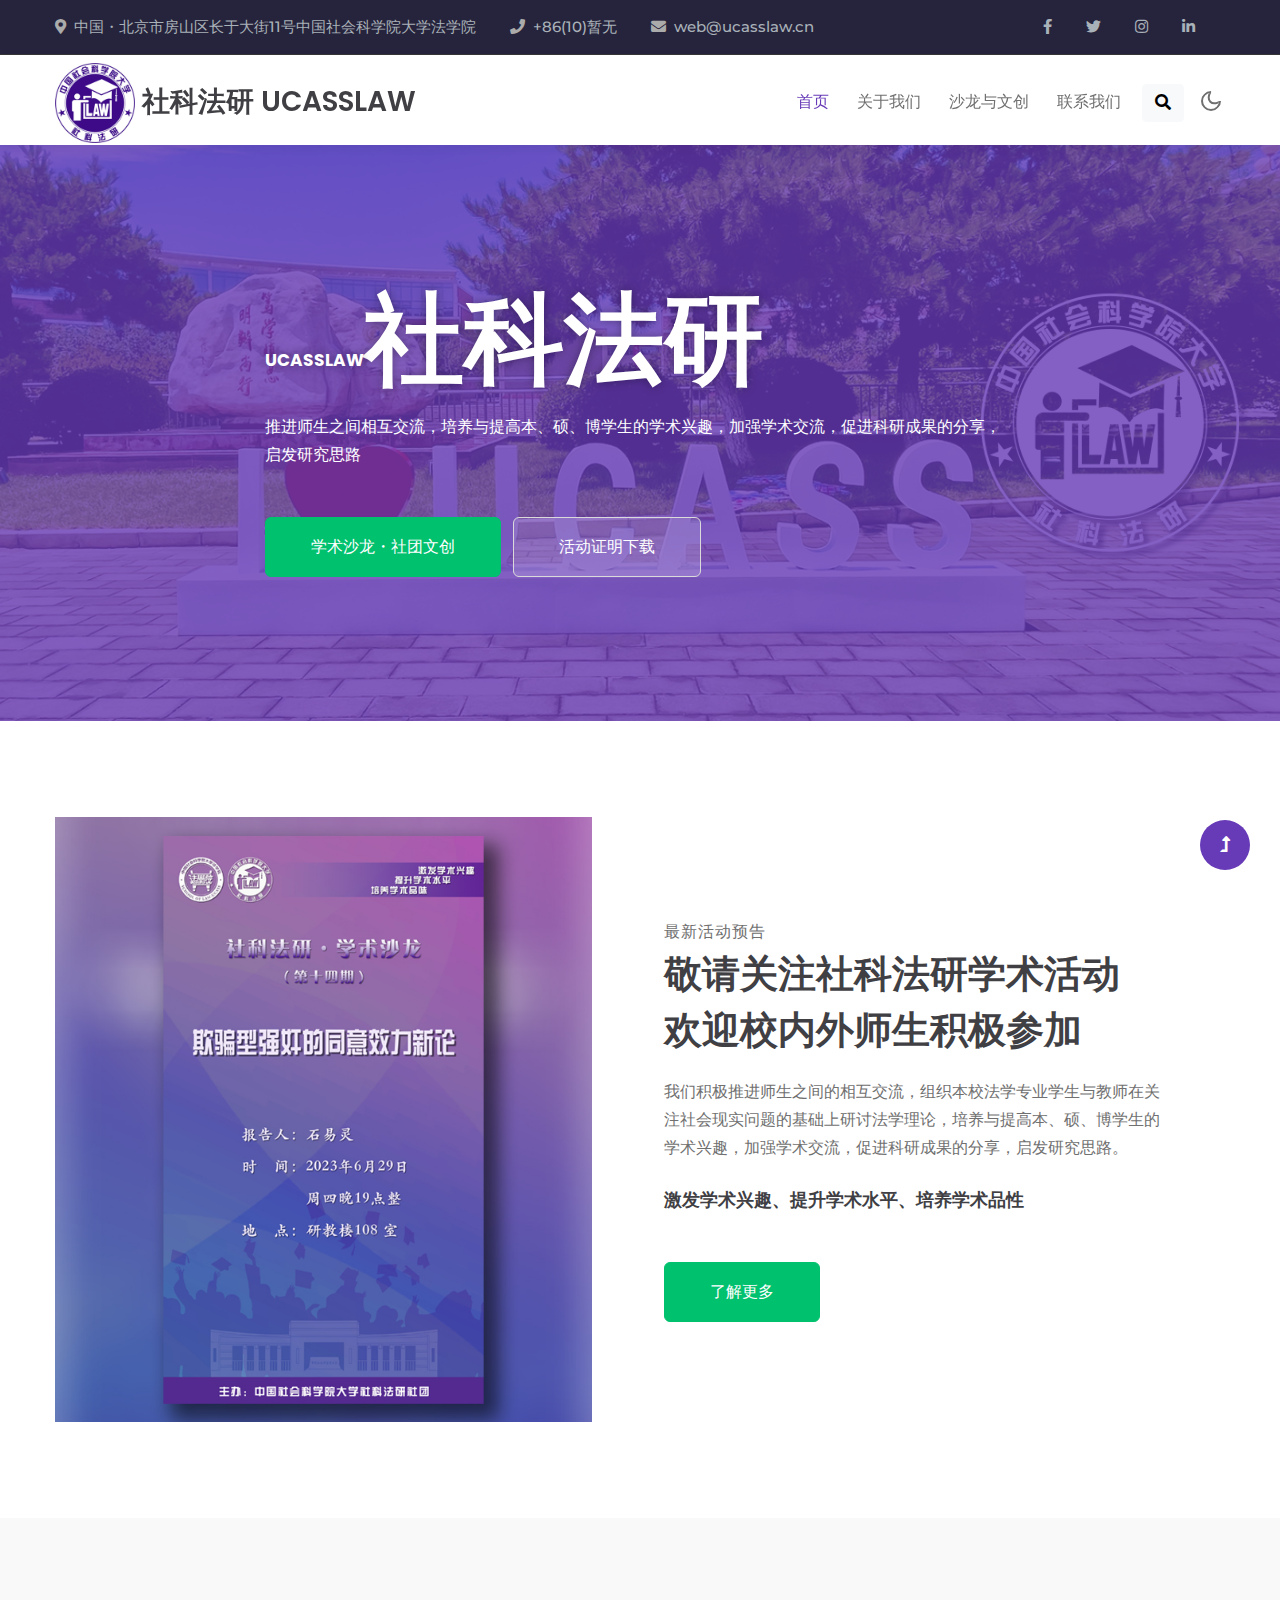
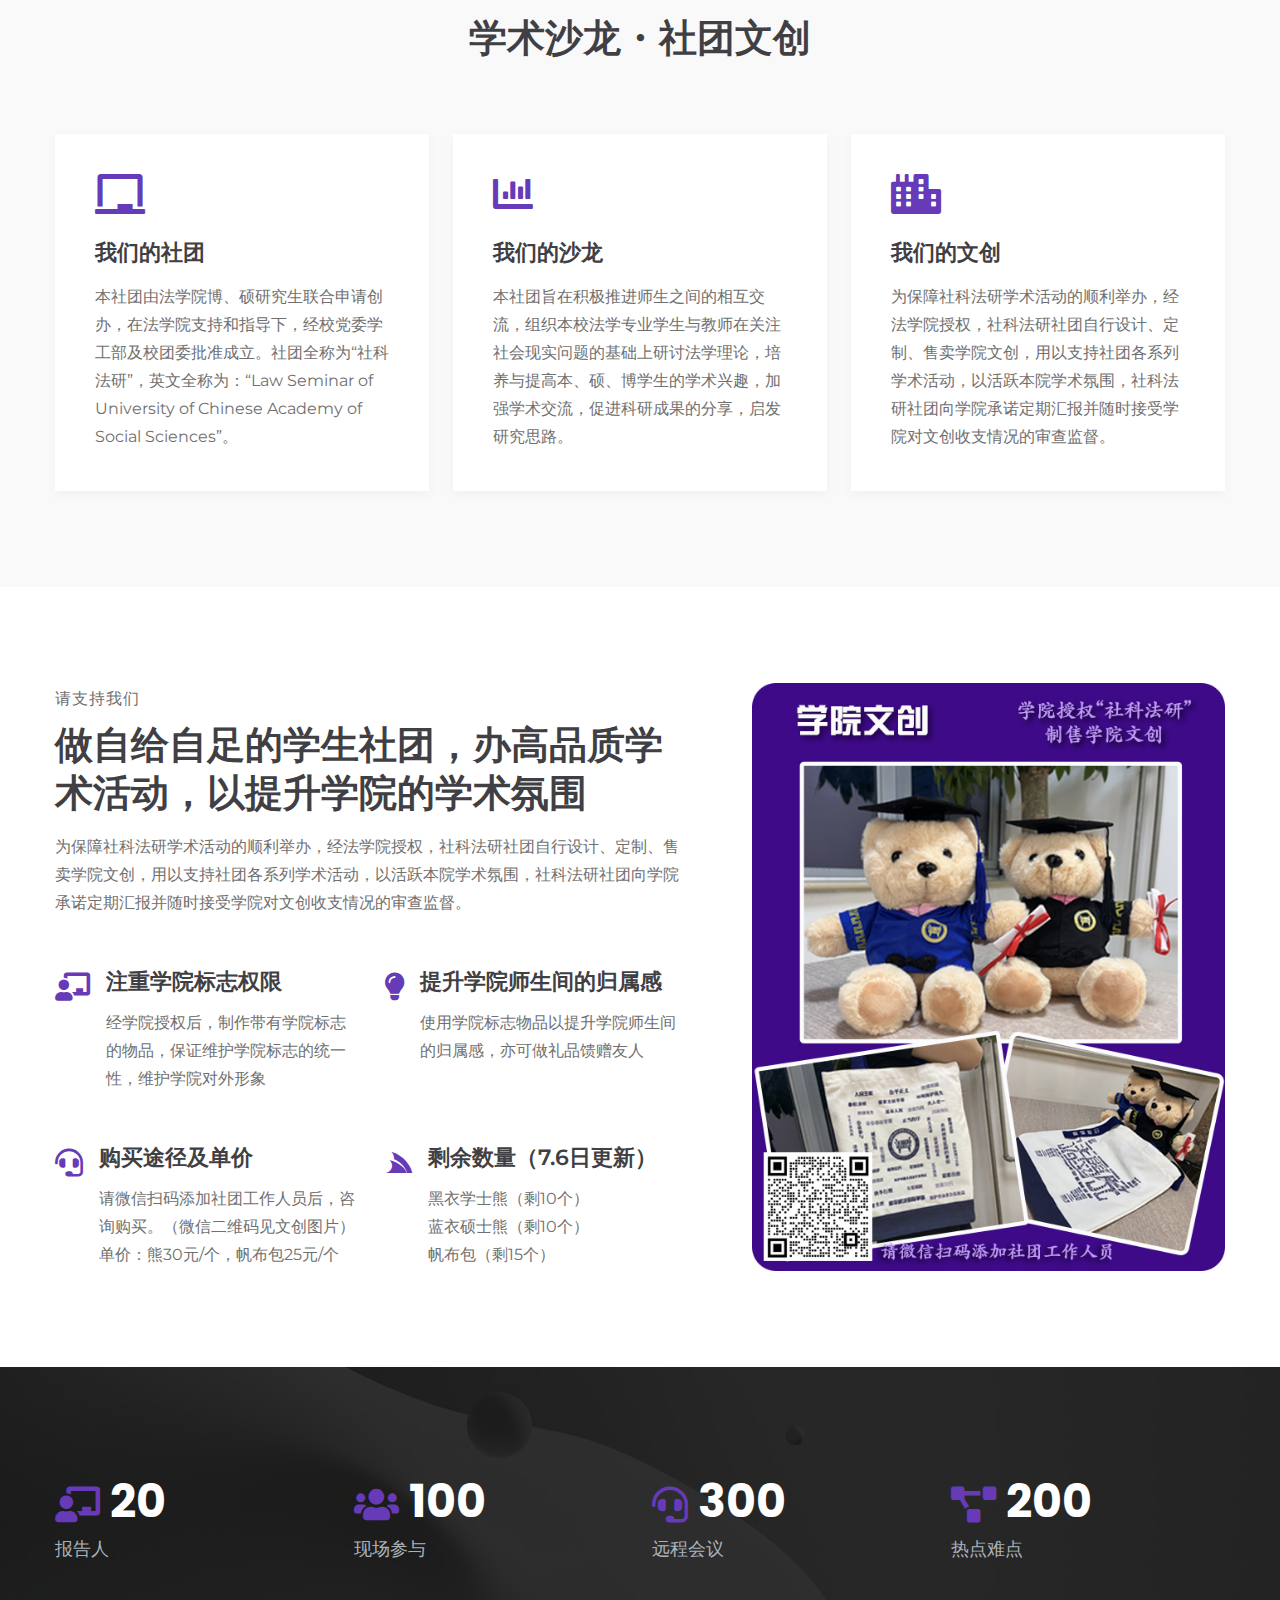
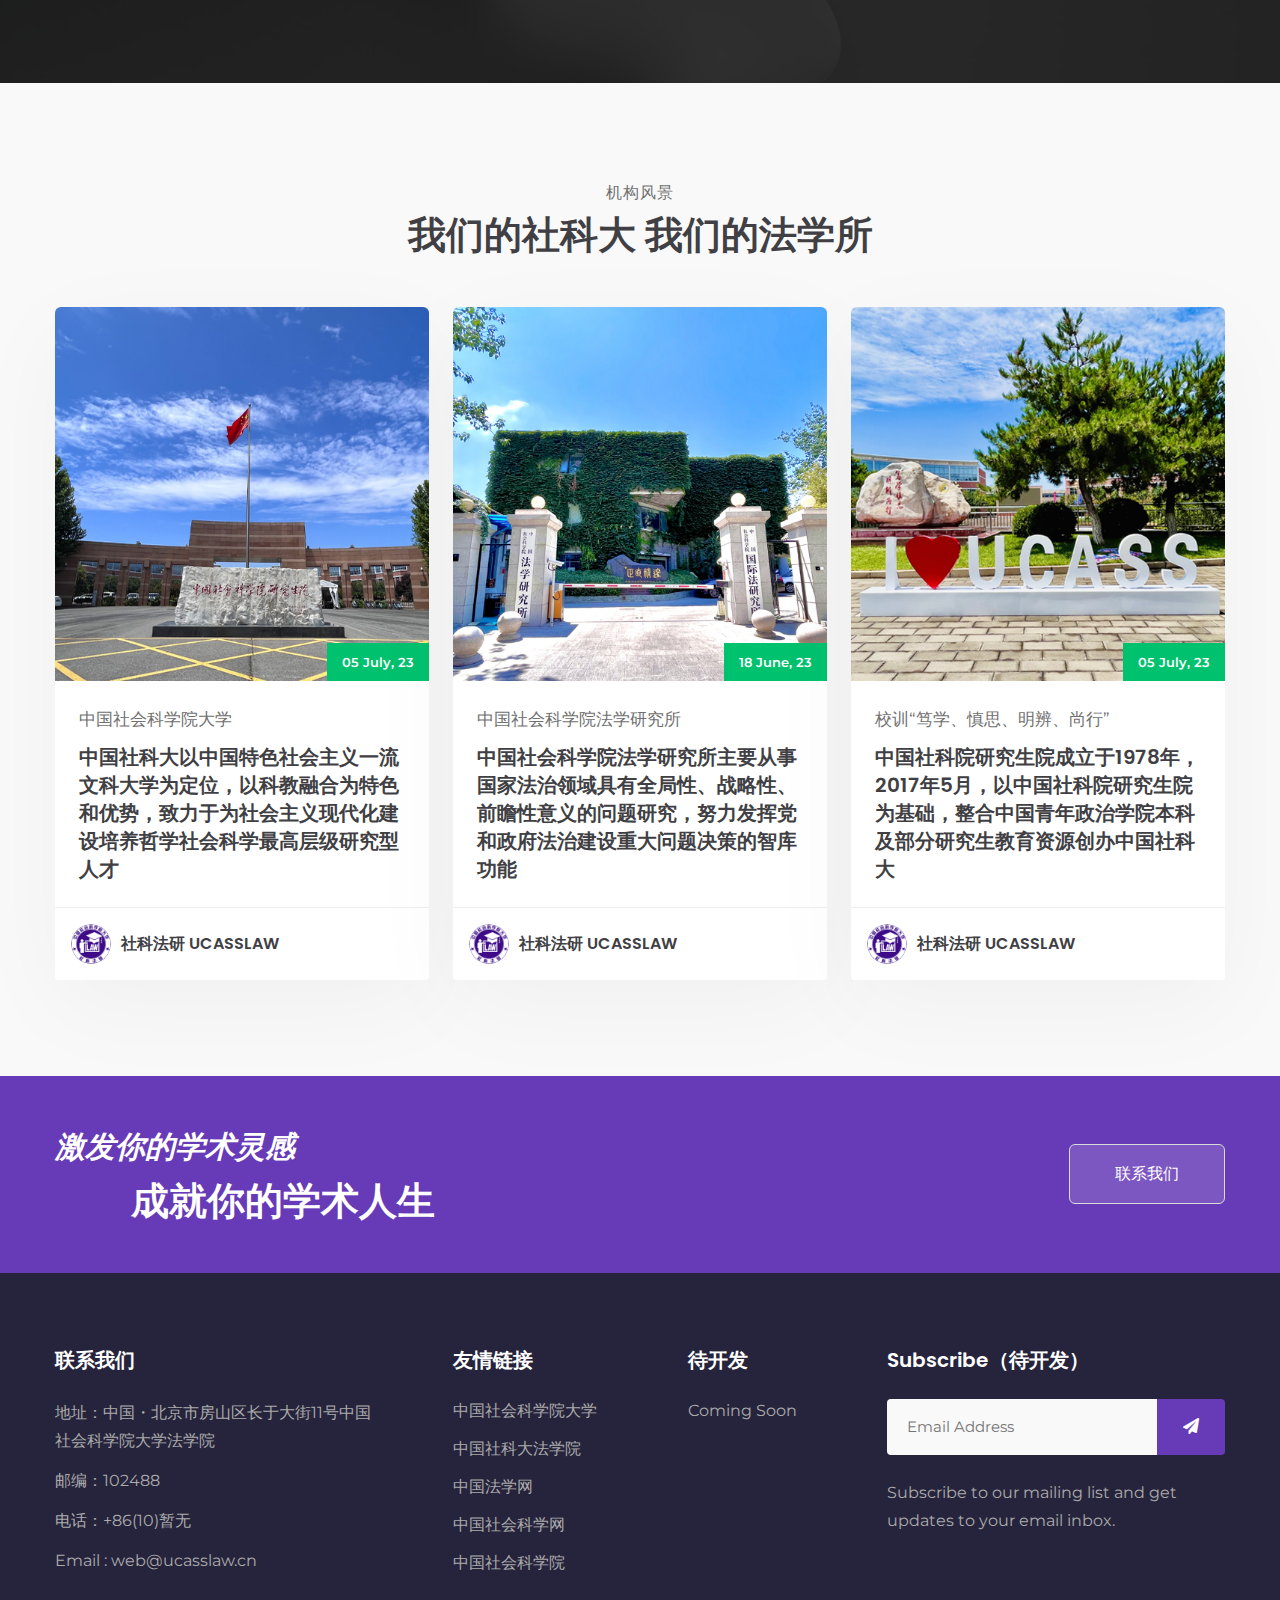
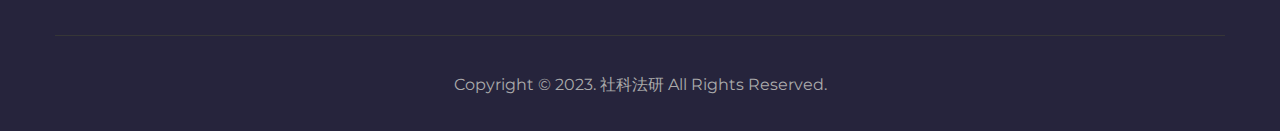
<file: index.html>
<!doctype html>
<html lang="en">

<head>
    <!-- Required meta tags -->
    <meta charset="utf-8">
    <meta name="viewport" content="width=device-width, initial-scale=1, shrink-to-fit=no">
    <title>社科法研</title>

    <!-- google-fonts -->
    <link href="//fonts.googleapis.com/css2?family=Montserrat:wght@300;400;600&display=swap" rel="stylesheet">
    <link href="//fonts.googleapis.com/css2?family=Poppins:wght@200;300;500;700;900&display=swap"
        rel="stylesheet">
    <!-- //google-fonts -->

    <!-- Template CSS Style link -->
    <link rel="stylesheet" href="assets/css/style-liberty.css">

</head>

<body>

<!-- top header -->
<section class="w3l-top-header">
    <div class="container">
        <div class="top-content-w3ls d-flex align-items-center justify-content-between">
            <div class="top-headers">
                <ul>
                    <li>
                        <i class="fa fa-map-marker-alt"></i><a href="#address">中国・北京市房山区长于大街11号中国社会科学院大学法学院</a>
                    </li>
                    <li>
                        <i class="fa fa-phone"></i><a href="tel:+86(10)暂无">+86(10)暂无</a>
                    </li>
                    <li>
                        <i class="fa fa-envelope"></i><a href="mailto:web@ucasslaw.cn">web@ucasslaw.cn</a>
                    </li>
                </ul>
            </div>
            <div class="top-headers top-headers-2">
                <ul>
                    <li>
                        <a href="#facebook"><span class="fab fa-facebook-f"></span></a>
                    </li>
                    <li>
                        <a href="#twitter"><span class="fab fa-twitter"></span></a>
                    </li>
                    <li>
                        <a href="#instagram"><span class="fab fa-instagram"></span></a>
                </li>
                <li class=" mr-0">
                        <a href="#linkedin"><span class="fab fa-linkedin-in"></span></a>
                    </li>
                </ul>
            </div>
        </div>
    </div>
</section>
<!-- //top header -->

<!--header-->
<header id="site-header" class="fixed-top">
    <div class="container">
        <nav class="navbar navbar-expand-lg stroke">
            <h1>
                <a class="navbar-brand" href="index.html">
                   <img src="assets/images/logo.jpg" alt="" width="80" height="80" align=""> 社科法研 UCASSLAW
                </a>
            </h1>
            <!-- if logo is image enable this   
            <a class="navbar-brand" href="#index.html">
                <img src="image-path" alt="Your logo" title="Your logo" style="height:35px;" />
            </a> -->
            <button class="navbar-toggler collapsed bg-gradient" type="button" data-bs-toggle="collapse"
                data-bs-target="#navbarTogglerDemo02" aria-controls="navbarTogglerDemo02" aria-expanded="false"
                aria-label="Toggle navigation">
                <span class="navbar-toggler-icon fa icon-expand fa-bars"></span>
                <span class="navbar-toggler-icon fa icon-close fa-times"></span>
            </button>

            <div class="collapse navbar-collapse" id="navbarTogglerDemo02">
                <ul class="navbar-nav ms-lg-auto">
                    <li class="nav-item active">
                        <a class="nav-link" href="index.html">首页 <span class="sr-only">(current)</span></a>
                    </li>
                    <li class="nav-item">
                        <a class="nav-link" href="about.html">关于我们</a>
                    </li>
                    <li class="nav-item">
                        <a class="nav-link" href="services.html">沙龙与文创</a>
                    </li>
                    <li class="nav-item">
                        <a class="nav-link" href="contact.html">联系我们</a>
                    </li>

                    <!--/search-right-->
                    <ul class="header-search">
                        <li class="nav-item search-right">
                            <a href="#search" class="btn search-btn btn-light" title="search"><span class="fas fa-search" aria-hidden="true"></span></a>
                            <!-- search popup -->
                            <div id="search" class="pop-overlay">
                                <div class="popup">
                                    <h3 class="title-w3l two mb-4 text-left">Search Here</h3>
                                    <form action="#" method="GET" class="search-box d-sm-flex position-relative">
                                        <input type="search" placeholder="Enter Keyword here" name="search" required="required" autofocus="">
                                        <button type="submit" class="btn btn-style btn-primary"> Search</button>
                                    </form>
                                </div>
                                <a class="close" href="#close">×</a>
                            </div>
                            <!-- /search popup -->
                        </li>
                    </ul>
                    <!--//search-right-->
                </ul>
            </div>

            <!-- toggle switch for light and dark theme -->
            <div class="cont-ser-position">
                <nav class="navigation">
                    <div class="theme-switch-wrapper">
                        <label class="theme-switch" for="checkbox">
                            <input type="checkbox" id="checkbox">
                            <div class="mode-container">
                                <i class="gg-sun"></i>
                                <i class="gg-moon"></i>
                            </div>
                        </label>
                    </div>
                </nav>
            </div>
            <!-- //toggle switch for light and dark theme -->
        </nav>
    </div>
</header>
<!--//header-->




<!-- banner section -->
<section id="home" class="w3l-banner py-5">
    <div class="container py-lg-5 py-md-4">
        <div class="py-lg-5 py-4">
            <div class="banner-info-grid">
                <h3 class="mb-4"><sup>UCASSLAW</sup>社科法研</h3>
                <p>推进师生之间相互交流，培养与提高本、硕、博学生的学术兴趣，加强学术交流，促进科研成果的分享，启发研究思路</p>
                <a class="btn btn-secondary btn-style mt-5 me-2" href="#discover">学术沙龙・社团文创</a>
                <a class="btn btn-style transparent-btn mt-5" href="https://drive.weixin.qq.com/s?k=ADIARgfdAEo1LsDG0j">活动证明下载</a>
            </div>
        </div>
    </div>
</section>
<!-- //banner section -->


<!-- About Section-->
<section class="w3l-about py-5" id="about">
    <div class="container py-md-5 py-2">
        <div class="row w3l-row">
            <div class="col-lg-6 w3l-image pe-lg-5 mb-lg-0 mb-md-5 mb-4">
                <img src="assets/images/about.jpg" alt="" class="img-fluid">
            </div>
            <div class="col-lg-6 w3l-about-info px-lg-4 align-center">
                <h6 class="w3l-title-small mb-1">最新活动预告</h6>
                <h3 class="w3l-title-main mb-2">敬请关注社科法研学术活动</h3>
                <h3 class="w3l-title-main mb-2">欢迎校内外师生积极参加</h3>
                <p class="my-4 pe-lg-5">我们积极推进师生之间的相互交流，组织本校法学专业学生与教师在关注社会现实问题的基础上研讨法学理论，培养与提高本、硕、博学生的学术兴趣，加强学术交流，促进科研成果的分享，启发研究思路。</p>
                <h5 class="w3l-subtitle">激发学术兴趣、提升学术水平、培养学术品性</h5>
                <div class="w3l-btn">
                    <a href="services.html" class="btn btn-style btn-secondary mt-lg-5 mt-4 me-2">了解更多</a>
                </div>
            </div>
        </div>
    </div>
</section>
<!-- //About Section-->


<!-- Services Section -->
<section class="about-section py-5">
    <div class="container py-lg-5 py-md-4 py-2">
        <div class="title-heading-w3 mx-auto text-center mb-sm-5 mb-4 pb-xl-4">
            <h3 class="w3l-title-main">学术沙龙・社团文创</h3>
        </div>
        <div class="row justify-content-center">
            <div class="col-lg-4 col-md-6">
                <div class="about-single">
                    <div class="about-icon mb-4">
                        <i class="fas fa-chalkboard"></i>
                    </div>
                    <div class="about-content">
                        <h5 class="mb-3"><a href="#url">我们的社团</a></h5>
                        <p>本社团由法学院博、硕研究生联合申请创办，在法学院支持和指导下，经校党委学工部及校团委批准成立。社团全称为“社科法研”，英文全称为：“Law Seminar of University of Chinese Academy of Social Sciences”。</p>
                    </div>
                </div>
            </div>
            <div class="col-lg-4 col-md-6 mt-md-0 mt-3">
                <div class="about-single">
                    <div class="about-icon mb-4">
                        <i class="fas fa-chart-bar"></i>
                    </div>
                    <div class="about-content">
                        <h5 class="mb-3"><a href="#url">我们的沙龙</a></h5>
                        <p>本社团旨在积极推进师生之间的相互交流，组织本校法学专业学生与教师在关注社会现实问题的基础上研讨法学理论，培养与提高本、硕、博学生的学术兴趣，加强学术交流，促进科研成果的分享，启发研究思路。</p>
                    </div>
                </div>
            </div>
            <div class="col-lg-4 col-md-6 mt-lg-0 mt-3">
                <div class="about-single">
                    <div class="about-icon mb-4">
                        <i class="fas fa-city"></i>
                    </div>
                    <div class="about-content">
                        <h5 class="mb-3"><a href="#url">我们的文创</a></h5>
                        <p>为保障社科法研学术活动的顺利举办，经法学院授权，社科法研社团自行设计、定制、售卖学院文创，用以支持社团各系列学术活动，以活跃本院学术氛围，社科法研社团向学院承诺定期汇报并随时接受学院对文创收支情况的审查监督。</p>
                    </div>
                </div>
            </div>
        </div>
    </div>
</section>
<!-- //Services Section -->


<!-- Why Choose Us Section-->
<section class="w3l-whychooseus py-5" id="about1">
    <div class="container py-lg-5 py-md-4 py-2">
        <div class="row align-items-center">
            <div class="col-lg-7 pe-lg-5 align-center">
                <h6 class="w3l-title-small mb-2">请支持我们</h6>
                <h3 class="w3l-title-main mb-2">做自给自足的学生社团，办高品质学术活动，以提升学院的学术氛围</h3>
                <p class="mt-3">为保障社科法研学术活动的顺利举办，经法学院授权，社科法研社团自行设计、定制、售卖学院文创，用以支持社团各系列学术活动，以活跃本院学术氛围，社科法研社团向学院承诺定期汇报并随时接受学院对文创收支情况的审查监督。</p>
                <div class="row two-grids mt-5">
                    <div class="col-sm-6 grids_info d-flex">
                        <i class="fas fa-chalkboard-teacher"></i>
                        <div class="detail ms-3">
                            <h4 class="w3l-subtitle">注重学院标志权限</h4>
                            <p>经学院授权后，制作带有学院标志的物品，保证维护学院标志的统一性，维护学院对外形象
                            </p>
                        </div>
                    </div>
                    <div class="col-sm-6 grids_info d-flex mt-sm-0 mt-4">
                        <i class="fas fa-lightbulb"></i>
                        <div class="detail ms-3">
                            <h4 class="w3l-subtitle"> 提升学院师生间的归属感</h4>
                            <p>使用学院标志物品以提升学院师生间的归属感，亦可做礼品馈赠友人
                            </p>
                        </div>
                    </div>
                    <div class="col-sm-6 grids_info d-flex mt-md-5 mt-4">
                        <i class="fas fa-headset"></i>
                        <div class="detail ms-3">
                            <h4 class="w3l-subtitle">购买途径及单价</h4>
                            <p>请微信扫码添加社团工作人员后，咨询购买。（微信二维码见文创图片）
                            </p>
                            <p>单价：熊30元/个，帆布包25元/个
                            </p>
                        </div>
                    </div>
                    <div class="col-sm-6 grids_info d-flex mt-md-5 mt-4">
                        <i class="fab fa-servicestack"></i>
                        <div class="detail ms-3">
                            <h4 class="w3l-subtitle">剩余数量（7.6日更新）</h4>
                            <p>黑衣学士熊（剩10个）
                            </p>
                            <p>蓝衣硕士熊（剩10个）
                            </p>
                            <p>帆布包（剩15个）
                            </p>

                        </div>
                    </div>
                </div>
            </div>
            <div class="col-lg-5 mt-lg-0 mt-5 position-relative">
                <img src="assets/images/about1.jpg" alt="" class="img-fluid">
            </div>
        </div>
    </div>
</section>
<!-- //Why Choose Us Section-->



<!-- Stats Section-->
<section class="w3l-stats-section py-5" id="stats">
    <div class="container py-lg-5 py-md-4 py-3">
        <div class="w3l-stats-inner-inf py-lg-4">
            <div class="row stats-con">
                <div class="col-lg-3 col-6 stats_info counter_grid">
                    <div class="d-flex">
                        <i class="fas fa-chalkboard-teacher"></i>
                        <p class="counter"> 20 </p>
                    </div>
                    <h3>报告人</h3>
                </div>
                <div class="col-lg-3 col-6 stats_info counter_grid">
                    <div class="d-flex">
                        <i class="fas fa-users"></i>
                        <p class="counter"> 100 </p>
                    </div>
                    <h3>现场参与</h3>
                </div>
                <div class="col-lg-3 col-6 stats_info counter_grid mt-lg-0 mt-sm-5 mt-5">
                    <div class="d-flex">
                        <i class="fas fa-headset"></i>
                        <p class="counter"> 300 </p>
                    </div>
                    <h3>远程会议</h3>
                </div>
                <div class="col-lg-3 col-6 stats_info counter_grid mt-lg-0 mt-sm-5 mt-5">
                    <div class="d-flex">
                        <i class="fas fa-project-diagram"></i>
                        <p class="counter"> 200 </p>
                    </div>
                    <h3>热点难点</h3>
                </div>

            </div>
        </div>
    </div>
</section>
<!-- //Stats Section-->


<!-- Blog Section -->
<section class="w3l-blog">
    <div class="blog py-5" id="Newsblog">
        <div class="container py-lg-5 py-md-4 py-2">
            <div class="text-center mb-sm-5 mb-4">
                <h5 class="w3l-title-small mb-1">机构风景</h5>
                <h3 class="w3l-title-main">我们的社科大 我们的法学所</h3>
            </div>
            <div class="row">
                <div class="col-lg-4 col-md-6 item">
                    <div class="card">
                        <div class="card-header p-0 position-relative">
                            <a href="#blog-single" class="zoom d-block">
                                <img class="card-img-bottom d-block" src="assets/images/blog1.jpg"
                                    alt="Card image cap">
                            </a>
                            <div class="date">
                                <p>05 July, 23</p>
                            </div>
                        </div>
                        <div class="card-body blog-details">
                            <div class="price-review mb-1 align-items-center">
                                <p>中国社会科学院大学</p>
                            </div>
                            <a href="#blog-single" class="blog-desc">中国社科大以中国特色社会主义一流文科大学为定位，以科教融合为特色和优势，致力于为社会主义现代化建设培养哲学社会科学最高层级研究型人才</a>
                        </div>
                        <div class="card-footer">
                            <div class="author align-items-center">
                                <a href="#author" class="post-author"> 
                                    <img src="assets/images/logo.jpg" alt="" class="img-fluid rounded-circle">
                                </a>
                                <ul class="blog-meta">
                                    <li>
                                        <span class="meta-value">社科法研</span><a href="#author"> UCASSLAW </a>
                                    </li>
                                </ul>
                            </div>
                        </div>
                    </div>
                </div>

                <div class="col-lg-4 col-md-6 item mt-md-0 mt-5">
                    <div class="card">
                        <div class="card-header p-0 position-relative">
                            <a href="#blog-single" class="zoom d-block">
                                <img class="card-img-bottom d-block" src="assets/images/blog2.jpg"
                                    alt="Card image cap">
                            </a>
                            <div class="date">
                                <p>18 June, 23</p>
                            </div>
                        </div>
                        <div class="card-body blog-details">
                            <div class="price-review mb-1 align-items-center">
                                <p>中国社会科学院法学研究所</p>
                            </div>
                            <a href="#blog-single" class="blog-desc">中国社会科学院法学研究所主要从事国家法治领域具有全局性、战略性、前瞻性意义的问题研究，努力发挥党和政府法治建设重大问题决策的智库功能</a>
                        </div>
                        <div class="card-footer">
                            <div class="author align-items-center">
                                <a href="#author" class="post-author"> 
                                    <img src="assets/images/logo.jpg" alt="" class="img-fluid rounded-circle">
                                </a>
                                 <ul class="blog-meta">
                                    <li>
                                        <span class="meta-value">社科法研</span><a href="#author"> UCASSLAW </a>
                                    </li>
                                </ul>
                            </div>
                        </div>
                    </div>
                </div>

                <div class="col-lg-4 col-md-6 item mt-lg-0 mt-5">
                    <div class="card">
                        <div class="card-header p-0 position-relative">
                            <a href="#blog-single" class="zoom d-block">
                                <img class="card-img-bottom d-block" src="assets/images/blog3.jpg"
                                    alt="Card image cap">
                            </a>
                            <div class="date">
                                <p>05 July, 23</p>
                            </div>
                        </div>
                        <div class="card-body blog-details">
                            <div class="price-review mb-1 align-items-center">
                                <p>校训“笃学、慎思、明辨、尚行”</p>
                            </div>
                            <a href="#blog-single" class="blog-desc">中国社科院研究生院成立于1978年，2017年5月，以中国社科院研究生院为基础，整合中国青年政治学院本科及部分研究生教育资源创办中国社科大</a>
                        </div>
                        <div class="card-footer">
                            <div class="author align-items-center">
                                <a href="#author" class="post-author"> 
                                    <img src="assets/images/logo.jpg" alt="" class="img-fluid rounded-circle">
                                </a>
                                <ul class="blog-meta">
                                    <li>
                                        <span class="meta-value">社科法研</span><a href="#author"> UCASSLAW </a>
                                    </li>
                                </ul>
                            </div>
                        </div>
                    </div>
                </div>
            </div>
        </div>
    </div>
</section>
<!-- //Blog Section -->

<!-- call block -->
<section class="w3l-call-to-action-6">
    <div class="container py-5">
        <div class="d-lg-flex align-items-center justify-content-between">
            <div class="left-content-call">
                <span class="mb-2 text-italic">激发你的学术灵感</span>
                <h3 class="w3l-title-main text-white">　　成就你的学术人生</h3>
            </div>
            <div class="right-content-call mt-lg-0 mt-4">
                <ul class="buttons">

                    <li><a href="contact.html" class="btn btn-style transparent-btn mt-lg-0 mt-3">联系我们</a>
                    </li>
                </ul>
            </div>
        </div>
    </div>
</section>
<!-- //call block -->

<!-- footer block -->
<footer class="w3l-footer-29-main">
    <div class="footer-29 pt-5 pb-4">
        <div class="container pt-md-4">
            <div class="row footer-top-29">
                <div class="col-lg-4 col-md-6 footer-list-29">
                    <h6 class="footer-title-29">联系我们 </h6>
                    <p class="mb-2 pe-xl-5">地址：中国・北京市房山区长于大街11号中国社会科学院大学法学院
                    </p>
                    <p class="mb-2 pe-xl-5">邮编：102488
                    </p>
                    <p class="mb-2">电话：<a href="tel:+86(10)暂无">+86(10)暂无</a></p>
                    <p class="mb-2">Email : <a href="mailto:web@ucasslaw.cn">web@ucasslaw.cn</a></p>
                </div>
                <div class="col-lg-2 col-md-3 col-6 footer-list-29 mt-md-0 mt-4">
                    <ul>
                        <h6 class="footer-title-29">友情链接</h6>
                        <li><a href="http://www.ucass.edu.cn/">中国社会科学院大学</a></li>
                        <li><a href="https://law.ucass.edu.cn/">中国社科大法学院</a></li>
                        <li><a href="http://iolaw.cssn.cn/">中国法学网</a></li>
                        <li><a href="http://www.cssn.cn/">中国社会科学网</a></li>
                        <li><a href="http://www.cass.org.cn/">中国社会科学院</a></li>
                    </ul>
                </div>
                <div class="col-lg-2 col-md-3 col-6 ps-lg-5 ps-lg-4 footer-list-29 mt-md-0 mt-4">
                    <ul>
                        <h6 class="footer-title-29">待开发</h6>
                        <li><a href="#blog">Coming Soon</a></li>

                    </ul>
                </div>
                <div class="col-lg-4 col-md-6 footer-list-29 mt-lg-0 mt-4 ps-lg-5">
                    <h6 class="footer-title-29">Subscribe（待开发）</h6>
                    <form action="#" class="subscribe d-flex" method="post">
                        <input type="email" name="email" placeholder="Email Address" required="">
                        <button class="button-style"><span class="fa fa-paper-plane"
                                aria-hidden="true"></span></button>
                    </form>
                    <p class="mt-4">Subscribe to our mailing list and get updates to your email inbox.</p>
                </div>
            </div>
            <!-- copyright -->
            <p class="copy-footer-29 text-center mt-5 pb-2">Copyright &copy; 2023. 社科法研 All Rights Reserved.
                </p>
            <!-- //copyright -->
        </div>
    </div>
</footer>
<!-- //footer block -->




<!-- Js scripts -->
<!-- move top -->
<button onclick="topFunction()" id="movetop" title="Go to top">
    <span class="fas fa-level-up-alt" aria-hidden="true"></span>
</button>
<script>
    // When the user scrolls down 20px from the top of the document, show the button
    window.onscroll = function () {
        scrollFunction()
    };

    function scrollFunction() {
        if (document.body.scrollTop > 20 || document.documentElement.scrollTop > 20) {
            document.getElementById("movetop").style.display = "block";
        } else {
            document.getElementById("movetop").style.display = "none";
        }
    }

    // When the user clicks on the button, scroll to the top of the document
    function topFunction() {
        document.body.scrollTop = 0;
        document.documentElement.scrollTop = 0;
    }
</script>
<!-- //move top -->

<!-- common jquery plugin -->
<script src="assets/js/jquery-3.3.1.min.js"></script>
<!-- //common jquery plugin -->

<!-- theme switch js (light and dark)-->
<script src="assets/js/theme-change.js"></script>
<!-- //theme switch js (light and dark)-->

<!--/stats-number-counter-->
<script src="assets/js/jquery.waypoints.min.js"></script>
<script src="assets/js/jquery.countup.js"></script>
<script>
    $('.counter').countUp();

</script>
<!--//stats-number-counter-->

<!--/owlcarousel-->
<script src="assets/js/owl.carousel.js"></script>
<!-- //tesimonials-->
<script>
    $(document).ready(function() {
        $("#owl-demo1").owlCarousel({
            loop: true,
            nav: false,
            responsiveClass: true,
            responsive: {
                0: {
                    items: 1,
                    nav: false
                },
                736: {
                    items: 1,
                    nav: false
                }
            }
        })
    })

</script>
<!-- //tesimonials-->

<!-- MENU-JS -->
<script>
    $(window).on("scroll", function () {
        var scroll = $(window).scrollTop();

        if (scroll >= 80) {
            $("#site-header").addClass("nav-fixed");
        } else {
            $("#site-header").removeClass("nav-fixed");
        }
    });

    //Main navigation Active Class Add Remove
    $(".navbar-toggler").on("click", function () {
        $("header").toggleClass("active");
    });
    $(document).on("ready", function () {
        if ($(window).width() > 991) {
            $("header").removeClass("active");
        }
        $(window).on("resize", function () {
            if ($(window).width() > 991) {
                $("header").removeClass("active");
            }
        });
    });
</script>
<!-- //MENU-JS -->

<!-- disable body scroll which navbar is in active -->
<script>
    $(function () {
        $('.navbar-toggler').click(function () {
            $('body').toggleClass('noscroll');
        })
    });
</script>
<!-- //disable body scroll which navbar is in active -->

<!--bootstrap-->
<script src="assets/js/bootstrap.min.js"></script>
<!-- //bootstrap-->
<!-- //Js scripts -->

</body>

</html>
</file>
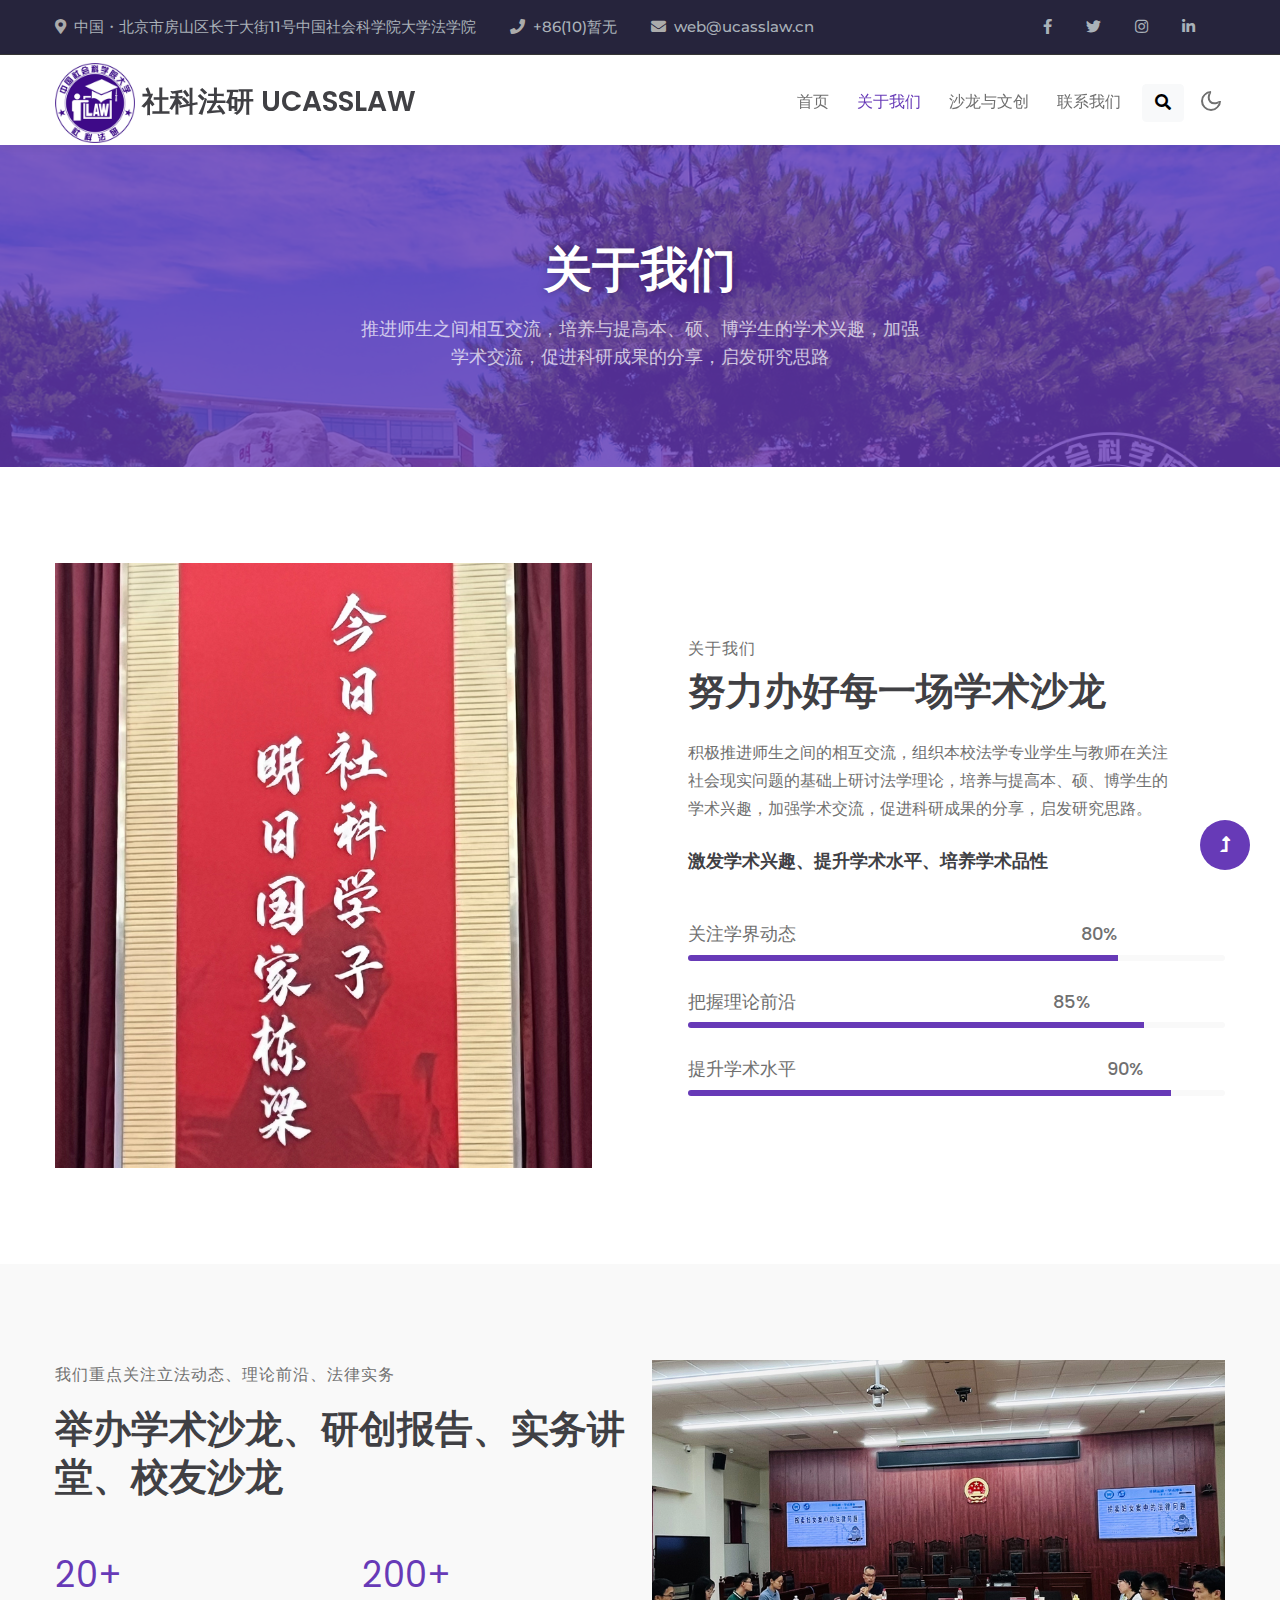
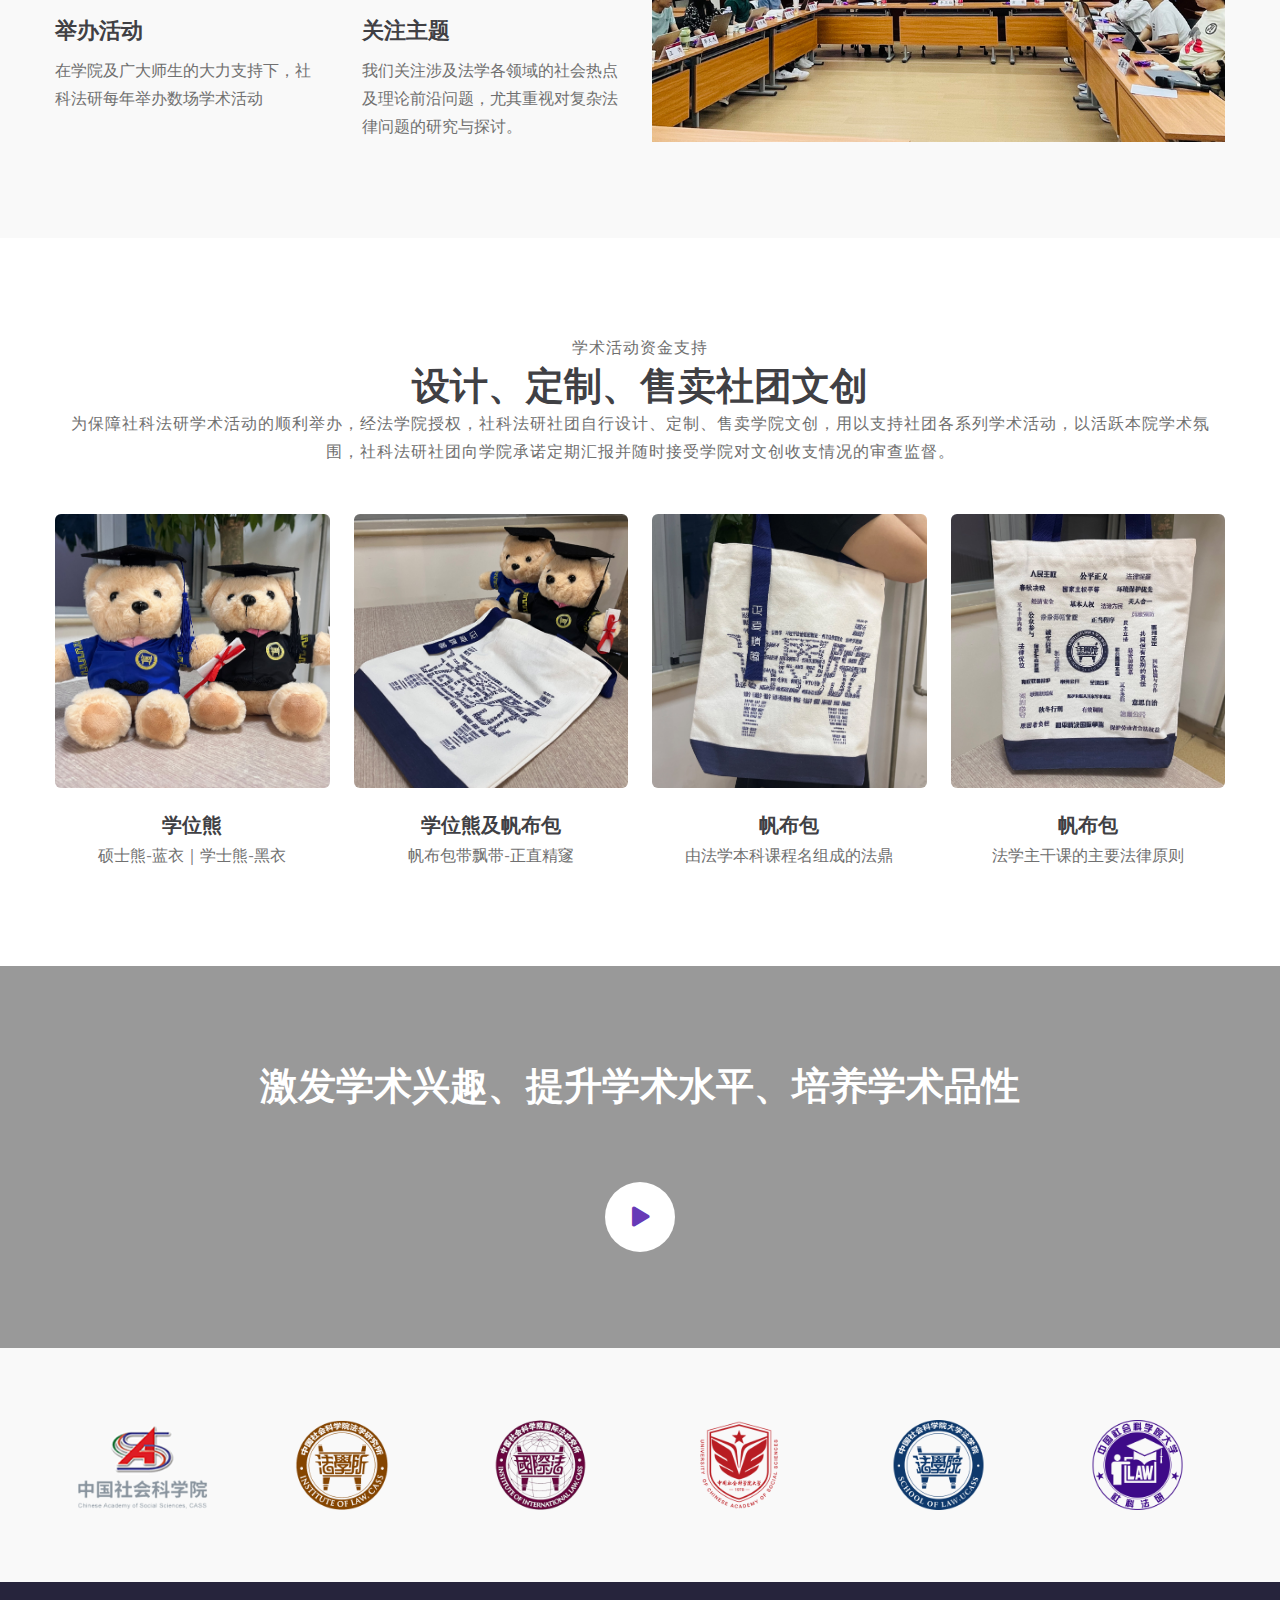
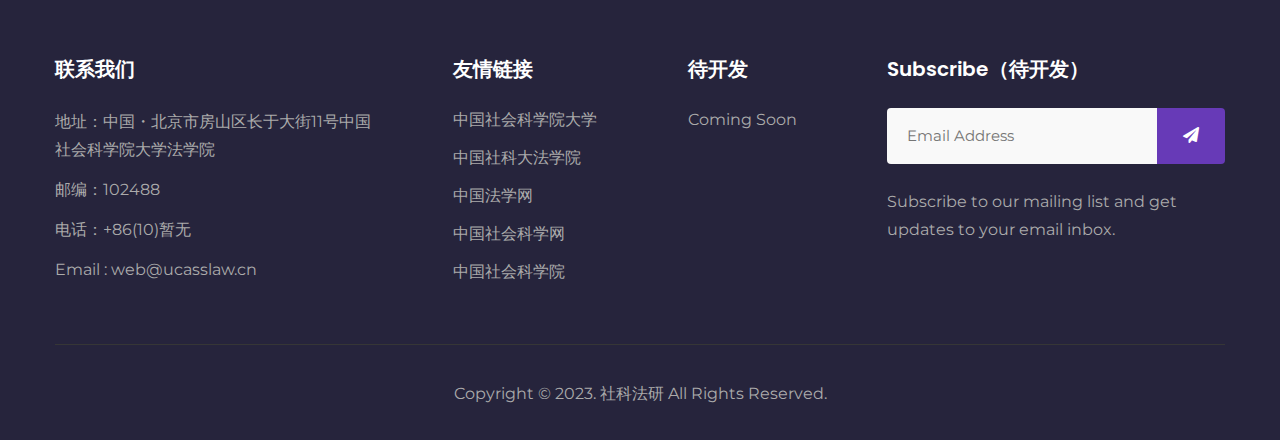
<file: about.html>
<!doctype html>
<html lang="en">

<head>
    <!-- Required meta tags -->
    <meta charset="utf-8">
    <meta name="viewport" content="width=device-width, initial-scale=1, shrink-to-fit=no">
    <title>社科法研</title>

    <!-- google-fonts -->
    <link href="//fonts.googleapis.com/css2?family=Montserrat:wght@300;400;600&display=swap" rel="stylesheet">
    <link href="//fonts.googleapis.com/css2?family=Poppins:wght@200;300;500;700;900&display=swap"
        rel="stylesheet">
    <!-- //google-fonts -->

    <!-- Template CSS Style link -->
    <link rel="stylesheet" href="assets/css/style-liberty.css">

</head>

<body>

<!-- top header -->
<section class="w3l-top-header">
    <div class="container">
        <div class="top-content-w3ls d-flex align-items-center justify-content-between">
            <div class="top-headers">
                <ul>
                    <li>
                        <i class="fa fa-map-marker-alt"></i><a href="#address">中国・北京市房山区长于大街11号中国社会科学院大学法学院</a>
                    </li>
                    <li>
                        <i class="fa fa-phone"></i><a href="tel:+86(10)暂无">+86(10)暂无</a>
                    </li>
                    <li>
                        <i class="fa fa-envelope"></i><a href="mailto:web@ucasslaw.cn">web@ucasslaw.cn</a>
                    </li>
                </ul>
            </div>
            <div class="top-headers top-headers-2">
                <ul>
                    <li>
                        <a href="#facebook"><span class="fab fa-facebook-f"></span></a>
                    </li>
                    <li>
                        <a href="#twitter"><span class="fab fa-twitter"></span></a>
                    </li>
                    <li>
                        <a href="#instagram"><span class="fab fa-instagram"></span></a>
                </li>
                <li class=" mr-0">
                        <a href="#linkedin"><span class="fab fa-linkedin-in"></span></a>
                    </li>
                </ul>
            </div>
        </div>
    </div>
</section>
<!-- //top header -->

<!--header-->
<header id="site-header" class="fixed-top">
    <div class="container">
        <nav class="navbar navbar-expand-lg stroke">
            <h1>
                <a class="navbar-brand" href="index.html">
                   <img src="assets/images/logo.jpg" alt="" width="80" height="80" align=""> 社科法研 UCASSLAW
                </a>
            </h1>
            <!-- if logo is image enable this   
            <a class="navbar-brand" href="#index.html">
                <img src="image-path" alt="Your logo" title="Your logo" style="height:35px;" />
            </a> -->
            <button class="navbar-toggler collapsed bg-gradient" type="button" data-bs-toggle="collapse"
                data-bs-target="#navbarTogglerDemo02" aria-controls="navbarTogglerDemo02" aria-expanded="false"
                aria-label="Toggle navigation">
                <span class="navbar-toggler-icon fa icon-expand fa-bars"></span>
                <span class="navbar-toggler-icon fa icon-close fa-times"></span>
            </button>

            <div class="collapse navbar-collapse" id="navbarTogglerDemo02">
                <ul class="navbar-nav ms-lg-auto">
                    <li class="nav-item">
                        <a class="nav-link" href="index.html">首页 <span class="sr-only">(current)</span></a>
                    </li>
                    <li class="nav-item active">
                        <a class="nav-link" href="about.html">关于我们</a>
                    </li>
                    <li class="nav-item">
                        <a class="nav-link" href="services.html">沙龙与文创</a>
                    </li>
                    <li class="nav-item">
                        <a class="nav-link" href="contact.html">联系我们</a>
                    </li>

                    <!--/search-right-->
                    <ul class="header-search">
                        <li class="nav-item search-right">
                            <a href="#search" class="btn search-btn btn-light" title="search"><span class="fas fa-search" aria-hidden="true"></span></a>
                            <!-- search popup -->
                            <div id="search" class="pop-overlay">
                                <div class="popup">
                                    <h3 class="title-w3l two mb-4 text-left">Search Here</h3>
                                    <form action="#" method="GET" class="search-box d-sm-flex position-relative">
                                        <input type="search" placeholder="Enter Keyword here" name="search" required="required" autofocus="">
                                        <button type="submit" class="btn btn-style btn-primary"> Search</button>
                                    </form>
                                </div>
                                <a class="close" href="#close">×</a>
                            </div>
                            <!-- /search popup -->
                        </li>
                    </ul>
                    <!--//search-right-->
                </ul>
            </div>

            <!-- toggle switch for light and dark theme -->
            <div class="cont-ser-position">
                <nav class="navigation">
                    <div class="theme-switch-wrapper">
                        <label class="theme-switch" for="checkbox">
                            <input type="checkbox" id="checkbox">
                            <div class="mode-container">
                                <i class="gg-sun"></i>
                                <i class="gg-moon"></i>
                            </div>
                        </label>
                    </div>
                </nav>
            </div>
            <!-- //toggle switch for light and dark theme -->
        </nav>
    </div>
</header>
<!--//header-->


<!-- about banner -->
<section class="w3l-about-breadcrumb text-center">
    <div class="breadcrumb-bg breadcrumb-bg-about py-5">
        <div class="container py-lg-5 py-md-4">
            <div class="banner-info-grid px-md-5">
                <h2 class="w3l-title-breadcrumb mb-3">关于我们</h2>
                <p class="inner-page-para px-lg-5">推进师生之间相互交流，培养与提高本、硕、博学生的学术兴趣，加强学术交流，促进科研成果的分享，启发研究思路</p>
            </div>
        </div>
    </div>
</section>
<!-- //about banner -->




<!-- About Section -->
<section class="w3l-content-6" id="skills">
    <div class="content-6-mian py-5">
        <div class="container py-lg-5 py-md-4 py-2">
            <div class="content-info-in row">
                <div class="content-gd col-lg-6 pe-lg-5">
                    <img src="assets/images/about4.jpg" alt="" class="img-fluid" />
                </div>
                <div class="content-gd col-lg-6 mt-lg-0 mt-5 align-self ps-lg-5">
                    <h6 class="w3l-title-small mb-1">关于我们</h6>
                    <h3 class="w3l-title-main mb-lg-4 mb-3">努力办好每一场学术沙龙</h3>
                    <p class="my-4 pe-lg-5">积极推进师生之间的相互交流，组织本校法学专业学生与教师在关注社会现实问题的基础上研讨法学理论，培养与提高本、硕、博学生的学术兴趣，加强学术交流，促进科研成果的分享，启发研究思路。</p>
                    <h5 class="w3l-subtitle mb-md-5 mb-4">激发学术兴趣、提升学术水平、培养学术品性</h5>
                    <div class="progress-info info1">
                        <h6 class="progress-tittle">关注学界动态<span class="">80%</span></h6>
                        <div class="progress">
                            <div class="progress-bar progress-bar-striped" role="progressbar" style="width: 80%"
                                aria-valuenow="80" aria-valuemin="0" aria-valuemax="100">
                            </div>
                        </div>
                    </div>
                    <div class="progress-info info3">
                        <h6 class="progress-tittle">把握理论前沿<span class="">85%</span>
                        </h6>
                        <div class="progress">
                            <div class="progress-bar progress-bar-striped" role="progressbar" style="width: 85%"
                                aria-valuenow="85" aria-valuemin="0" aria-valuemax="100">
                            </div>
                        </div>
                    </div>
                    <div class="progress-info info4 mb-0">
                        <h6 class="progress-tittle">提升学术水平<span class="">90%</span></h6>
                        <div class="progress">
                            <div class="progress-bar progress-bar-striped" role="progressbar" style="width: 90%"
                                aria-valuenow="90" aria-valuemin="0" aria-valuemax="100">
                            </div>
                        </div>
                    </div>
                </div>
            </div>
        </div>
    </div>
</section>
<!-- About Section -->


<section class="w3l-cwp py-5">
    <div class="container py-lg-5 py-md-4 py-2">
        <div class="row cwp23-content align-items-center">

            <div class="col-lg-6">
                <h5 class="w3l-title-small mb-3"> 我们重点关注立法动态、理论前沿、法律实务 </h5>
                <h3 class="w3l-title-main"> 举办学术沙龙、研创报告、实务讲堂、校友沙龙 </h3>

                <div class="cwp23-text-cols mt-lg-5 mt-4">

                    <div class="column">
                        <span><span class="counter mb-0">20</span>+</span>
                        <h4>举办活动</h4>
                        <p>在学院及广大师生的大力支持下，社科法研每年举办数场学术活动</p>
                    </div>

                    <div class="column">
                        <span><span class="counter mb-0">200</span>+</span>
                        <h4>关注主题 </h4>
                        <p>我们关注涉及法学各领域的社会热点及理论前沿问题，尤其重视对复杂法律问题的研究与探讨。 </p>
                    </div>

                </div>
            </div>

            <div class="col-lg-6 cwp23-text align-self mt-lg-0 mt-md-5 mt-4 pr-md-3 pr-2">
                <img src="assets/images/about3.jpg" alt="" class="img-fluid">
            </div>
        </div>
    </div>
</section>


<!-- Team Section -->
<div class="team-area py-5" id="people">
    <div class="container py-lg-5 py-md-4 py-2">
        <div class="text-center">
            <h6 class="w3l-title-small"> 学术活动资金支持 </h6>
            <h3 class="w3l-title-main"> 设计、定制、售卖社团文创</h3>
            <h6 class="w3l-title-small"> 为保障社科法研学术活动的顺利举办，经法学院授权，社科法研社团自行设计、定制、售卖学院文创，用以支持社团各系列学术活动，以活跃本院学术氛围，社科法研社团向学院承诺定期汇报并随时接受学院对文创收支情况的审查监督。</h6>
        </div>
        <div class="row mt-lg-5 mt-4">
            <div class="col-lg-3 col-sm-6 col-xs-12">
                <div class="single-team">
                    <div class="img-area">
                        <img src="assets/images/team1.jpg" class="img-fluid" alt="">
                        <div class="social">
                            <ul class="list-inline">
                                <li><a href="#url"><i class="fab fa-facebook-f"></i></a></li>
                                <li><a href="#url"><i class="fab fa-twitter"></i></a></li>
                                <li><a href="#url"><i class="fab fa-pinterest"></i></a></li>
                            </ul>
                        </div>
                    </div>
                    <div class="img-text">
                        <h4>学位熊</h4>
                        <p>硕士熊-蓝衣｜学士熊-黑衣</p>
                    </div>
                </div>
            </div>
            <div class="col-lg-3 col-sm-6 col-xs-12 mt-sm-0 mt-5">
                <div class="single-team">
                    <div class="img-area">
                        <img src="assets/images/team2.jpg" class="img-fluid" alt="">
                        <div class="social">
                            <ul class="list-inline">
                                <li><a href="#url"><i class="fab fa-facebook-f"></i></a></li>
                                <li><a href="#url"><i class="fab fa-twitter"></i></a></li>
                                <li><a href="#url"><i class="fab fa-linkedin-in"></i></a></li>
                            </ul>
                        </div>
                    </div>
                    <div class="img-text">
                        <h4>学位熊及帆布包</h4>
                        <p>帆布包带飘带-正直精䆳</p>
                    </div>
                </div>
            </div>
            <div class="col-lg-3 col-sm-6 col-xs-12 mt-lg-0 mt-5">
                <div class="single-team">
                    <div class="img-area">
                        <img src="assets/images/team3.jpg" class="img-fluid" alt="">
                        <div class="social">
                            <ul class="list-inline">
                                <li><a href="#url"><i class="fab fa-facebook-f"></i></a></li>
                                <li><a href="#url"><i class="fab fa-twitter"></i></a></li>
                                <li><a href="#url"><i class="fab fa-pinterest"></i></a></li>
                            </ul>
                        </div>
                    </div>
                    <div class="img-text">
                        <h4>帆布包</h4>
                        <p>由法学本科课程名组成的法鼎</p>
                    </div>
                </div>
            </div>
            <div class="col-lg-3 col-sm-6 col-xs-12 mt-lg-0 mt-5">
                <div class="single-team">
                    <div class="img-area">
                        <img src="assets/images/team4.jpg" class="img-fluid" alt="">
                        <div class="social">
                            <ul class="list-inline">
                                <li><a href="#url"><i class="fab fa-facebook-f"></i></a></li>
                                <li><a href="#url"><i class="fab fa-twitter"></i></a></li>
                                <li><a href="#url"><i class="fab fa-linkedin-in"></i></a></li>
                            </ul>
                        </div>
                    </div>
                    <div class="img-text">
                        <h4>帆布包</h4>
                        <p>法学主干课的主要法律原则</p>
                    </div>
                </div>
            </div>
        </div>
    </div>
</div>
<!-- //Team Section -->


<section class="w3l-covers-14 py-5">
    <div class="container py-md-5 py-4">
        <div class="banner-play-w3 covers14-text text-center mx-auto" style="max-width:780px">
            <h3 class="w3l-title-main text-white">激发学术兴趣、提升学术水平、培养学术品性</h3>
            <div class="video-section mt-5 pt-lg-4">
                <!--//video-->
                <a href="#small-dialog" class="popup-with-zoom-anim play-view text-center pl-3">
                    <span class="video-play-icon">
                        <span class="fa fa-play"></span>
                    </span>
                </a>
                <!-- dialog itself, mfp-hide class is required to make dialog hidden -->
                <div id="small-dialog" class="zoom-anim-dialog mfp-hide">
                    <iframe src="#" frameborder="0"
                        allow="autoplay; fullscreen" allowfullscreen></iframe>
                </div>
                <!--//video-->
            </div>
        </div>
    </div>
</section>


<!-- Company logos -->
<section class="company-logos ">
    <div class="container py-md-4">
        <div class="row py-5 justify-content-center">
            <div class="col-lg-2 col-md-3 col-4">
                <a href="http://www.cass.org.cn/">
                    <img src="assets/images/brand1.png" alt="" class="img-fluid">
                </a>
            </div>
            <div class="col-lg-2 col-md-3 col-4">
                <a href="http://iolaw.cssn.cn/">
                    <img src="assets/images/brand2.png" alt="" class="img-fluid">
                </a>
            </div>
            <div class="col-lg-2 col-md-3 col-4">
                <a href="http://iolaw.cssn.cn/">
                    <img src="assets/images/brand3.png" alt="" class="img-fluid">
                </a>
            </div>
            <div class="col-lg-2 col-md-3 col-4 mt-md-0 mt-4">
                <a href="http://www.ucass.edu.cn/">
                    <img src="assets/images/brand4.png" alt="" class="img-fluid">
                </a>
            </div>
            <div class="col-lg-2 col-md-3 col-4 mt-lg-0 mt-4">
                <a href="https://law.ucass.edu.cn/">
                    <img src="assets/images/brand5.png" alt="" class="img-fluid">
                </a>
            </div>
            <div class="col-lg-2 col-md-3 col-4 mt-lg-0 mt-4">
                <a href="#url">
                    <img src="assets/images/brand6.png" alt="" class="img-fluid">
                </a>
            </div>
        </div>
    </div>
</section>
<!-- //Company logos -->


<!-- footer block -->
<footer class="w3l-footer-29-main">
    <div class="footer-29 pt-5 pb-4">
        <div class="container pt-md-4">
            <div class="row footer-top-29">
                <div class="col-lg-4 col-md-6 footer-list-29">
                    <h6 class="footer-title-29">联系我们 </h6>
                    <p class="mb-2 pe-xl-5">地址：中国・北京市房山区长于大街11号中国社会科学院大学法学院
                    </p>
                    <p class="mb-2 pe-xl-5">邮编：102488
                    </p>
                    <p class="mb-2">电话：<a href="tel:+86(10)暂无">+86(10)暂无</a></p>
                    <p class="mb-2">Email : <a href="mailto:web@ucasslaw.cn">web@ucasslaw.cn</a></p>
                </div>
                <div class="col-lg-2 col-md-3 col-6 footer-list-29 mt-md-0 mt-4">
                    <ul>
                        <h6 class="footer-title-29">友情链接</h6>
                        <li><a href="http://www.ucass.edu.cn/">中国社会科学院大学</a></li>
                        <li><a href="https://law.ucass.edu.cn/">中国社科大法学院</a></li>
                        <li><a href="http://iolaw.cssn.cn/">中国法学网</a></li>
                        <li><a href="http://www.cssn.cn/">中国社会科学网</a></li>
                        <li><a href="http://www.cass.org.cn/">中国社会科学院</a></li>
                    </ul>
                </div>
                <div class="col-lg-2 col-md-3 col-6 ps-lg-5 ps-lg-4 footer-list-29 mt-md-0 mt-4">
                    <ul>
                        <h6 class="footer-title-29">待开发</h6>
                        <li><a href="#blog">Coming Soon</a></li>

                    </ul>
                </div>
                <div class="col-lg-4 col-md-6 footer-list-29 mt-lg-0 mt-4 ps-lg-5">
                    <h6 class="footer-title-29">Subscribe（待开发）</h6>
                    <form action="#" class="subscribe d-flex" method="post">
                        <input type="email" name="email" placeholder="Email Address" required="">
                        <button class="button-style"><span class="fa fa-paper-plane"
                                aria-hidden="true"></span></button>
                    </form>
                    <p class="mt-4">Subscribe to our mailing list and get updates to your email inbox.</p>
                </div>
            </div>
            <!-- copyright -->
            <p class="copy-footer-29 text-center mt-5 pb-2">Copyright &copy; 2023. 社科法研 All Rights Reserved.
                </p>
            <!-- //copyright -->
        </div>
    </div>
</footer>
<!-- //footer block -->



<!-- Js scripts -->
<!-- move top -->
<button onclick="topFunction()" id="movetop" title="Go to top">
    <span class="fas fa-level-up-alt" aria-hidden="true"></span>
</button>
<script>
    // When the user scrolls down 20px from the top of the document, show the button
    window.onscroll = function () {
        scrollFunction()
    };

    function scrollFunction() {
        if (document.body.scrollTop > 20 || document.documentElement.scrollTop > 20) {
            document.getElementById("movetop").style.display = "block";
        } else {
            document.getElementById("movetop").style.display = "none";
        }
    }

    // When the user clicks on the button, scroll to the top of the document
    function topFunction() {
        document.body.scrollTop = 0;
        document.documentElement.scrollTop = 0;
    }
</script>
<!-- //move top -->

<!-- common jquery plugin -->
<script src="assets/js/jquery-3.3.1.min.js"></script>
<!-- //common jquery plugin -->

<!-- theme switch js (light and dark)-->
<script src="assets/js/theme-change.js"></script>
<!-- //theme switch js (light and dark)-->

<!--/stats-number-counter-->
<script src="assets/js/jquery.waypoints.min.js"></script>
<script src="assets/js/jquery.countup.js"></script>
<script>
    $('.counter').countUp();

</script>
<!--//stats-number-counter-->

<!--/owlcarousel-->
<script src="assets/js/owl.carousel.js"></script>
<!-- //tesimonials-->
<script>
    $(document).ready(function() {
        $("#owl-demo1").owlCarousel({
            loop: true,
            nav: false,
            responsiveClass: true,
            responsive: {
                0: {
                    items: 1,
                    nav: false
                },
                736: {
                    items: 1,
                    nav: false
                }
            }
        })
    })

</script>
<!-- //tesimonials-->

<!-- magnific popup -->
<script src="assets/js/jquery.magnific-popup.min.js"></script>
<script>
    $(document).ready(function () {
        $('.popup-with-zoom-anim').magnificPopup({
            type: 'inline',

            fixedContentPos: false,
            fixedBgPos: true,

            overflowY: 'auto',

            closeBtnInside: true,
            preloader: false,

            midClick: true,
            removalDelay: 300,
            mainClass: 'my-mfp-zoom-in'
        });

        $('.popup-with-move-anim').magnificPopup({
            type: 'inline',

            fixedContentPos: false,
            fixedBgPos: true,

            overflowY: 'auto',

            closeBtnInside: true,
            preloader: false,

            midClick: true,
            removalDelay: 300,
            mainClass: 'my-mfp-slide-bottom'
        });
    });
</script>
<!-- //magnific popup -->

<!-- MENU-JS -->
<script>
    $(window).on("scroll", function () {
        var scroll = $(window).scrollTop();

        if (scroll >= 80) {
            $("#site-header").addClass("nav-fixed");
        } else {
            $("#site-header").removeClass("nav-fixed");
        }
    });

    //Main navigation Active Class Add Remove
    $(".navbar-toggler").on("click", function () {
        $("header").toggleClass("active");
    });
    $(document).on("ready", function () {
        if ($(window).width() > 991) {
            $("header").removeClass("active");
        }
        $(window).on("resize", function () {
            if ($(window).width() > 991) {
                $("header").removeClass("active");
            }
        });
    });
</script>
<!-- //MENU-JS -->

<!-- disable body scroll which navbar is in active -->
<script>
    $(function () {
        $('.navbar-toggler').click(function () {
            $('body').toggleClass('noscroll');
        })
    });
</script>
<!-- //disable body scroll which navbar is in active -->

<!--bootstrap-->
<script src="assets/js/bootstrap.min.js"></script>
<!-- //bootstrap-->
<!-- //Js scripts -->

</body>

</html>
</file>
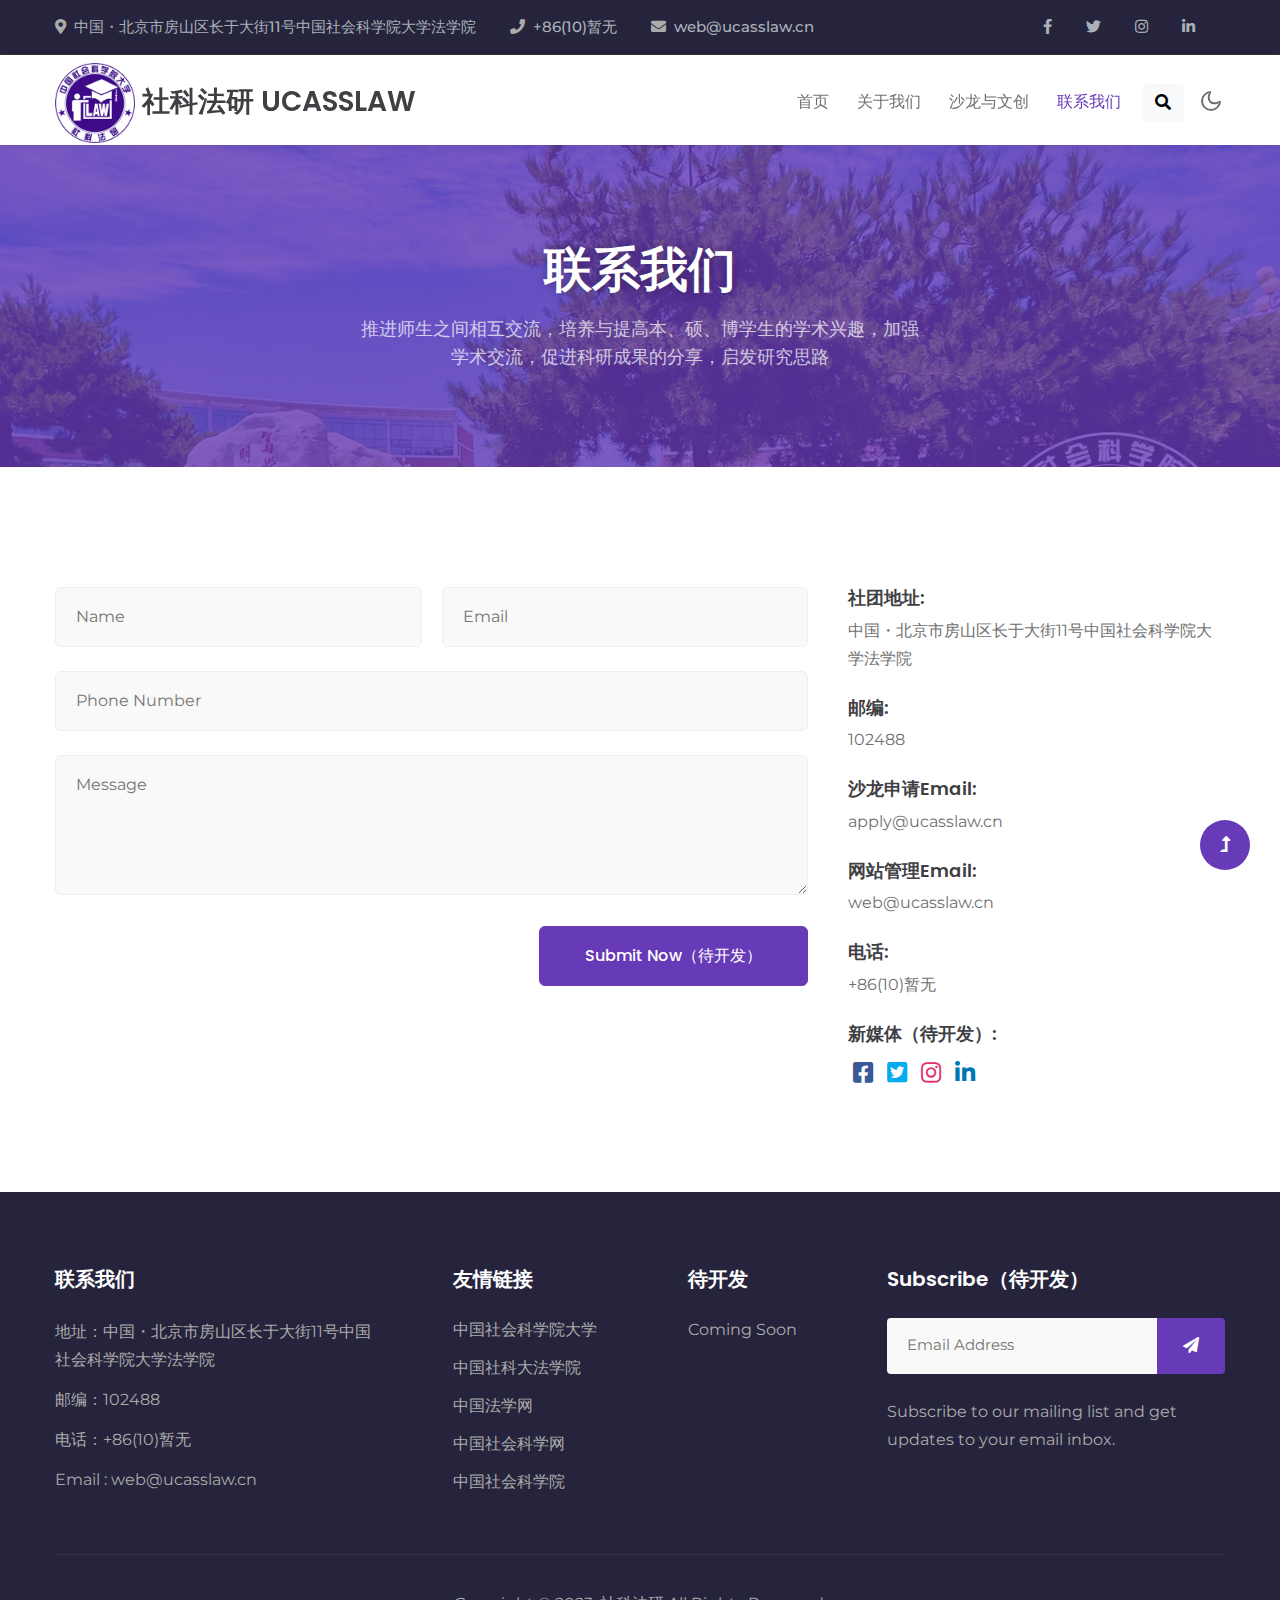
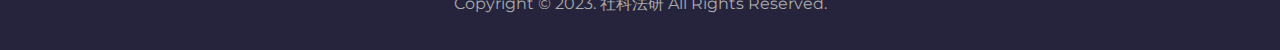
<file: contact.html>
<!doctype html>
<html lang="en">

<head>
    <!-- Required meta tags -->
    <meta charset="utf-8">
    <meta name="viewport" content="width=device-width, initial-scale=1, shrink-to-fit=no">
    <title>社科法研</title>

    <!-- google-fonts -->
    <link href="//fonts.googleapis.com/css2?family=Montserrat:wght@300;400;600&display=swap" rel="stylesheet">
    <link href="//fonts.googleapis.com/css2?family=Poppins:wght@200;300;500;700;900&display=swap"
        rel="stylesheet">
    <!-- //google-fonts -->

    <!-- Template CSS Style link -->
    <link rel="stylesheet" href="assets/css/style-liberty.css">

</head>

<body>

<!-- top header -->
<section class="w3l-top-header">
    <div class="container">
        <div class="top-content-w3ls d-flex align-items-center justify-content-between">
            <div class="top-headers">
                <ul>
                    <li>
                        <i class="fa fa-map-marker-alt"></i><a href="#address">中国・北京市房山区长于大街11号中国社会科学院大学法学院</a>
                    </li>
                    <li>
                        <i class="fa fa-phone"></i><a href="tel:+86(10)暂无">+86(10)暂无</a>
                    </li>
                    <li>
                        <i class="fa fa-envelope"></i><a href="mailto:web@ucasslaw.cn">web@ucasslaw.cn</a>
                    </li>
                </ul>
            </div>
            <div class="top-headers top-headers-2">
                <ul>
                    <li>
                        <a href="#facebook"><span class="fab fa-facebook-f"></span></a>
                    </li>
                    <li>
                        <a href="#twitter"><span class="fab fa-twitter"></span></a>
                    </li>
                    <li>
                        <a href="#instagram"><span class="fab fa-instagram"></span></a>
                </li>
                <li class=" mr-0">
                        <a href="#linkedin"><span class="fab fa-linkedin-in"></span></a>
                    </li>
                </ul>
            </div>
        </div>
    </div>
</section>
<!-- //top header -->

<!--header-->
<header id="site-header" class="fixed-top">
    <div class="container">
        <nav class="navbar navbar-expand-lg stroke">
            <h1>
                <a class="navbar-brand" href="index.html">
                   <img src="assets/images/logo.jpg" alt="" width="80" height="80" align=""> 社科法研 UCASSLAW
                </a>
            </h1>
            <!-- if logo is image enable this   
            <a class="navbar-brand" href="#index.html">
                <img src="image-path" alt="Your logo" title="Your logo" style="height:35px;" />
            </a> -->
            <button class="navbar-toggler collapsed bg-gradient" type="button" data-bs-toggle="collapse"
                data-bs-target="#navbarTogglerDemo02" aria-controls="navbarTogglerDemo02" aria-expanded="false"
                aria-label="Toggle navigation">
                <span class="navbar-toggler-icon fa icon-expand fa-bars"></span>
                <span class="navbar-toggler-icon fa icon-close fa-times"></span>
            </button>

            <div class="collapse navbar-collapse" id="navbarTogglerDemo02">
                <ul class="navbar-nav ms-lg-auto">
                    <li class="nav-item">
                        <a class="nav-link" href="index.html">首页 <span class="sr-only">(current)</span></a>
                    </li>
                    <li class="nav-item">
                        <a class="nav-link" href="about.html">关于我们</a>
                    </li>
                    <li class="nav-item">
                        <a class="nav-link" href="services.html">沙龙与文创</a>
                    </li>
                    <li class="nav-item active">
                        <a class="nav-link" href="contact.html">联系我们</a>
                    </li>

                    <!--/search-right-->
                    <ul class="header-search">
                        <li class="nav-item search-right">
                            <a href="#search" class="btn search-btn btn-light" title="search"><span class="fas fa-search" aria-hidden="true"></span></a>
                            <!-- search popup -->
                            <div id="search" class="pop-overlay">
                                <div class="popup">
                                    <h3 class="title-w3l two mb-4 text-left">Search Here</h3>
                                    <form action="#" method="GET" class="search-box d-sm-flex position-relative">
                                        <input type="search" placeholder="Enter Keyword here" name="search" required="required" autofocus="">
                                        <button type="submit" class="btn btn-style btn-primary"> Search</button>
                                    </form>
                                </div>
                                <a class="close" href="#close">×</a>
                            </div>
                            <!-- /search popup -->
                        </li>
                    </ul>
                    <!--//search-right-->
                </ul>
            </div>

            <!-- toggle switch for light and dark theme -->
            <div class="cont-ser-position">
                <nav class="navigation">
                    <div class="theme-switch-wrapper">
                        <label class="theme-switch" for="checkbox">
                            <input type="checkbox" id="checkbox">
                            <div class="mode-container">
                                <i class="gg-sun"></i>
                                <i class="gg-moon"></i>
                            </div>
                        </label>
                    </div>
                </nav>
            </div>
            <!-- //toggle switch for light and dark theme -->
        </nav>
    </div>
</header>
<!--//header-->


<!-- about banner -->
<section class="w3l-about-breadcrumb text-center">
    <div class="breadcrumb-bg breadcrumb-bg-about py-5">
        <div class="container py-lg-5 py-md-4">
            <div class="banner-info-grid px-md-5">
                <h2 class="w3l-title-breadcrumb mb-3">联系我们</h2>
                <p class="inner-page-para px-lg-5">推进师生之间相互交流，培养与提高本、硕、博学生的学术兴趣，加强学术交流，促进科研成果的分享，启发研究思路</p>
            </div>
        </div>
    </div>
</section>
<!-- //about banner -->



<!-- contact -->
<section class="w3l-contacts-12">
    <div class="contact-top pt-5">
        <div class="container py-lg-4">
            <div class="d-grid cont-main-top mt-lg-5 mt-4">
                <!-- contact form -->
                <div class="contacts12-main">
                    <form action="#" method="post" class="main-input">
                        <div class="top-inputs d-grid">
                            <input type="text" placeholder="Name" name="w3lName" id="w3lName" required="">
                            <input type="email" name="email" placeholder="Email" id="w3lSender" required="">
                        </div>
                        <input type="text" placeholder="Phone Number" name="w3lName" id="w3lName" required="">
                        <textarea placeholder="Message" name="w3lMessage" id="w3lMessage" required=""></textarea>
                        <div class="text-end">
                            <button type="submit" class="btn btn-primary btn-style">Submit Now（待开发）</button>
                        </div>
                    </form>
                </div>
                <!-- //contact form -->
                <!-- contact address -->
                <div class="contact">
                    <div class="cont-subs">
                        <div class="cont-add">
                            <h4>社团地址:</h4>
                            <p class="contact-text-sub">中国・北京市房山区长于大街11号中国社会科学院大学法学院</p>
                        </div>
                        <div class="cont-add">
                            <h4>邮编:</h4>
                            <p class="contact-text-sub">102488</p>
                        </div>
                        <div class="cont-add">
                            <h4>沙龙申请Email:</h4>
                            <a href="mailto:apply@ucasslaw.cn">
                                <p class="contact-text-sub">apply@ucasslaw.cn</p>
                            </a>
                        </div>
                        <div class="cont-add">
                            <h4>网站管理Email:</h4>
                            <a href="mailto:web@ucasslaw.cn">
                                <p class="contact-text-sub">web@ucasslaw.cn</p>
                            </a>
                        </div>
                        <div class="cont-add">
                            <h4>电话:</h4>
                            <a href="tel:+86(10)暂无"><p class="contact-text-sub">+86(10)暂无</p>
                            </a>
                        </div>
                        <div class="social-icons-con">
                            <h4 class="mb-3">新媒体（待开发）:</h4>
                            <a href="#facebook"><span class="fab fa-facebook-square" aria-hidden="true"></span></a>
                            <a href="#twitter"><span class="fab fa-twitter-square" aria-hidden="true"></span></a>
                            <a href="#instagram"><span class="fab fa-instagram" aria-hidden="true"></span></a>
                            <a href="#linkedin"><span class="fab fa-linkedin-in" aria-hidden="true"></span></a>
                        </div>
                    </div>
                </div>
                <!-- //contact address -->
            </div>
        </div>
        <!-- map -->
        <div class="map">
            <!-- <iframe
                src="https://www.google.com/maps/embed?pb=!1m18!1m12!1m3!1d158857.7281066703!2d-0.24168144921176335!3d51.5287718408761!2m3!1f0!2f0!3f0!3m2!1i1024!2i768!4f13.1!3m3!1m2!1s0x47d8a00baf21de75%3A0x52963a5addd52a99!2sLondon%2C%20UK!5e0!3m2!1sen!2sin!4v1569921526194!5m2!1sen!2sin"
                frameborder="0" style="border:0;" allowfullscreen=""></iframe> -->
        </div>
        <!-- //map -->
    </div>
</section>
<!-- //contact -->

<!-- footer block -->
<footer class="w3l-footer-29-main">
    <div class="footer-29 pt-5 pb-4">
        <div class="container pt-md-4">
            <div class="row footer-top-29">
                <div class="col-lg-4 col-md-6 footer-list-29">
                    <h6 class="footer-title-29">联系我们 </h6>
                    <p class="mb-2 pe-xl-5">地址：中国・北京市房山区长于大街11号中国社会科学院大学法学院
                    </p>
                    <p class="mb-2 pe-xl-5">邮编：102488
                    </p>
                    <p class="mb-2">电话：<a href="tel:+86(10)暂无">+86(10)暂无</a></p>
                    <p class="mb-2">Email : <a href="mailto:web@ucasslaw.cn">web@ucasslaw.cn</a></p>
                </div>
                <div class="col-lg-2 col-md-3 col-6 footer-list-29 mt-md-0 mt-4">
                    <ul>
                        <h6 class="footer-title-29">友情链接</h6>
                        <li><a href="http://www.ucass.edu.cn/">中国社会科学院大学</a></li>
                        <li><a href="https://law.ucass.edu.cn/">中国社科大法学院</a></li>
                        <li><a href="http://iolaw.cssn.cn/">中国法学网</a></li>
                        <li><a href="http://www.cssn.cn/">中国社会科学网</a></li>
                        <li><a href="http://www.cass.org.cn/">中国社会科学院</a></li>
                    </ul>
                </div>
                <div class="col-lg-2 col-md-3 col-6 ps-lg-5 ps-lg-4 footer-list-29 mt-md-0 mt-4">
                    <ul>
                        <h6 class="footer-title-29">待开发</h6>
                        <li><a href="#blog">Coming Soon</a></li>

                    </ul>
                </div>
                <div class="col-lg-4 col-md-6 footer-list-29 mt-lg-0 mt-4 ps-lg-5">
                    <h6 class="footer-title-29">Subscribe（待开发）</h6>
                    <form action="#" class="subscribe d-flex" method="post">
                        <input type="email" name="email" placeholder="Email Address" required="">
                        <button class="button-style"><span class="fa fa-paper-plane"
                                aria-hidden="true"></span></button>
                    </form>
                    <p class="mt-4">Subscribe to our mailing list and get updates to your email inbox.</p>
                </div>
            </div>
            <!-- copyright -->
            <p class="copy-footer-29 text-center mt-5 pb-2">Copyright &copy; 2023. 社科法研 All Rights Reserved.
                </p>
            <!-- //copyright -->
        </div>
    </div>
</footer>
<!-- //footer block -->



<!-- Js scripts -->
<!-- move top -->
<button onclick="topFunction()" id="movetop" title="Go to top">
    <span class="fas fa-level-up-alt" aria-hidden="true"></span>
</button>
<script>
    // When the user scrolls down 20px from the top of the document, show the button
    window.onscroll = function () {
        scrollFunction()
    };

    function scrollFunction() {
        if (document.body.scrollTop > 20 || document.documentElement.scrollTop > 20) {
            document.getElementById("movetop").style.display = "block";
        } else {
            document.getElementById("movetop").style.display = "none";
        }
    }

    // When the user clicks on the button, scroll to the top of the document
    function topFunction() {
        document.body.scrollTop = 0;
        document.documentElement.scrollTop = 0;
    }
</script>
<!-- //move top -->

<!-- common jquery plugin -->
<script src="assets/js/jquery-3.3.1.min.js"></script>
<!-- //common jquery plugin -->

<!-- theme switch js (light and dark)-->
<script src="assets/js/theme-change.js"></script>
<!-- //theme switch js (light and dark)-->

<!--/stats-number-counter-->
<script src="assets/js/jquery.waypoints.min.js"></script>
<script src="assets/js/jquery.countup.js"></script>
<script>
    $('.counter').countUp();

</script>
<!--//stats-number-counter-->

<!--/owlcarousel-->
<script src="assets/js/owl.carousel.js"></script>
<!-- //tesimonials-->
<script>
    $(document).ready(function() {
        $("#owl-demo1").owlCarousel({
            loop: true,
            nav: false,
            responsiveClass: true,
            responsive: {
                0: {
                    items: 1,
                    nav: false
                },
                736: {
                    items: 1,
                    nav: false
                }
            }
        })
    })

</script>
<!-- //tesimonials-->

<!-- MENU-JS -->
<script>
    $(window).on("scroll", function () {
        var scroll = $(window).scrollTop();

        if (scroll >= 80) {
            $("#site-header").addClass("nav-fixed");
        } else {
            $("#site-header").removeClass("nav-fixed");
        }
    });

    //Main navigation Active Class Add Remove
    $(".navbar-toggler").on("click", function () {
        $("header").toggleClass("active");
    });
    $(document).on("ready", function () {
        if ($(window).width() > 991) {
            $("header").removeClass("active");
        }
        $(window).on("resize", function () {
            if ($(window).width() > 991) {
                $("header").removeClass("active");
            }
        });
    });
</script>
<!-- //MENU-JS -->

<!-- disable body scroll which navbar is in active -->
<script>
    $(function () {
        $('.navbar-toggler').click(function () {
            $('body').toggleClass('noscroll');
        })
    });
</script>
<!-- //disable body scroll which navbar is in active -->

<!--bootstrap-->
<script src="assets/js/bootstrap.min.js"></script>
<!-- //bootstrap-->
<!-- //Js scripts -->

</body>

</html>
</file>
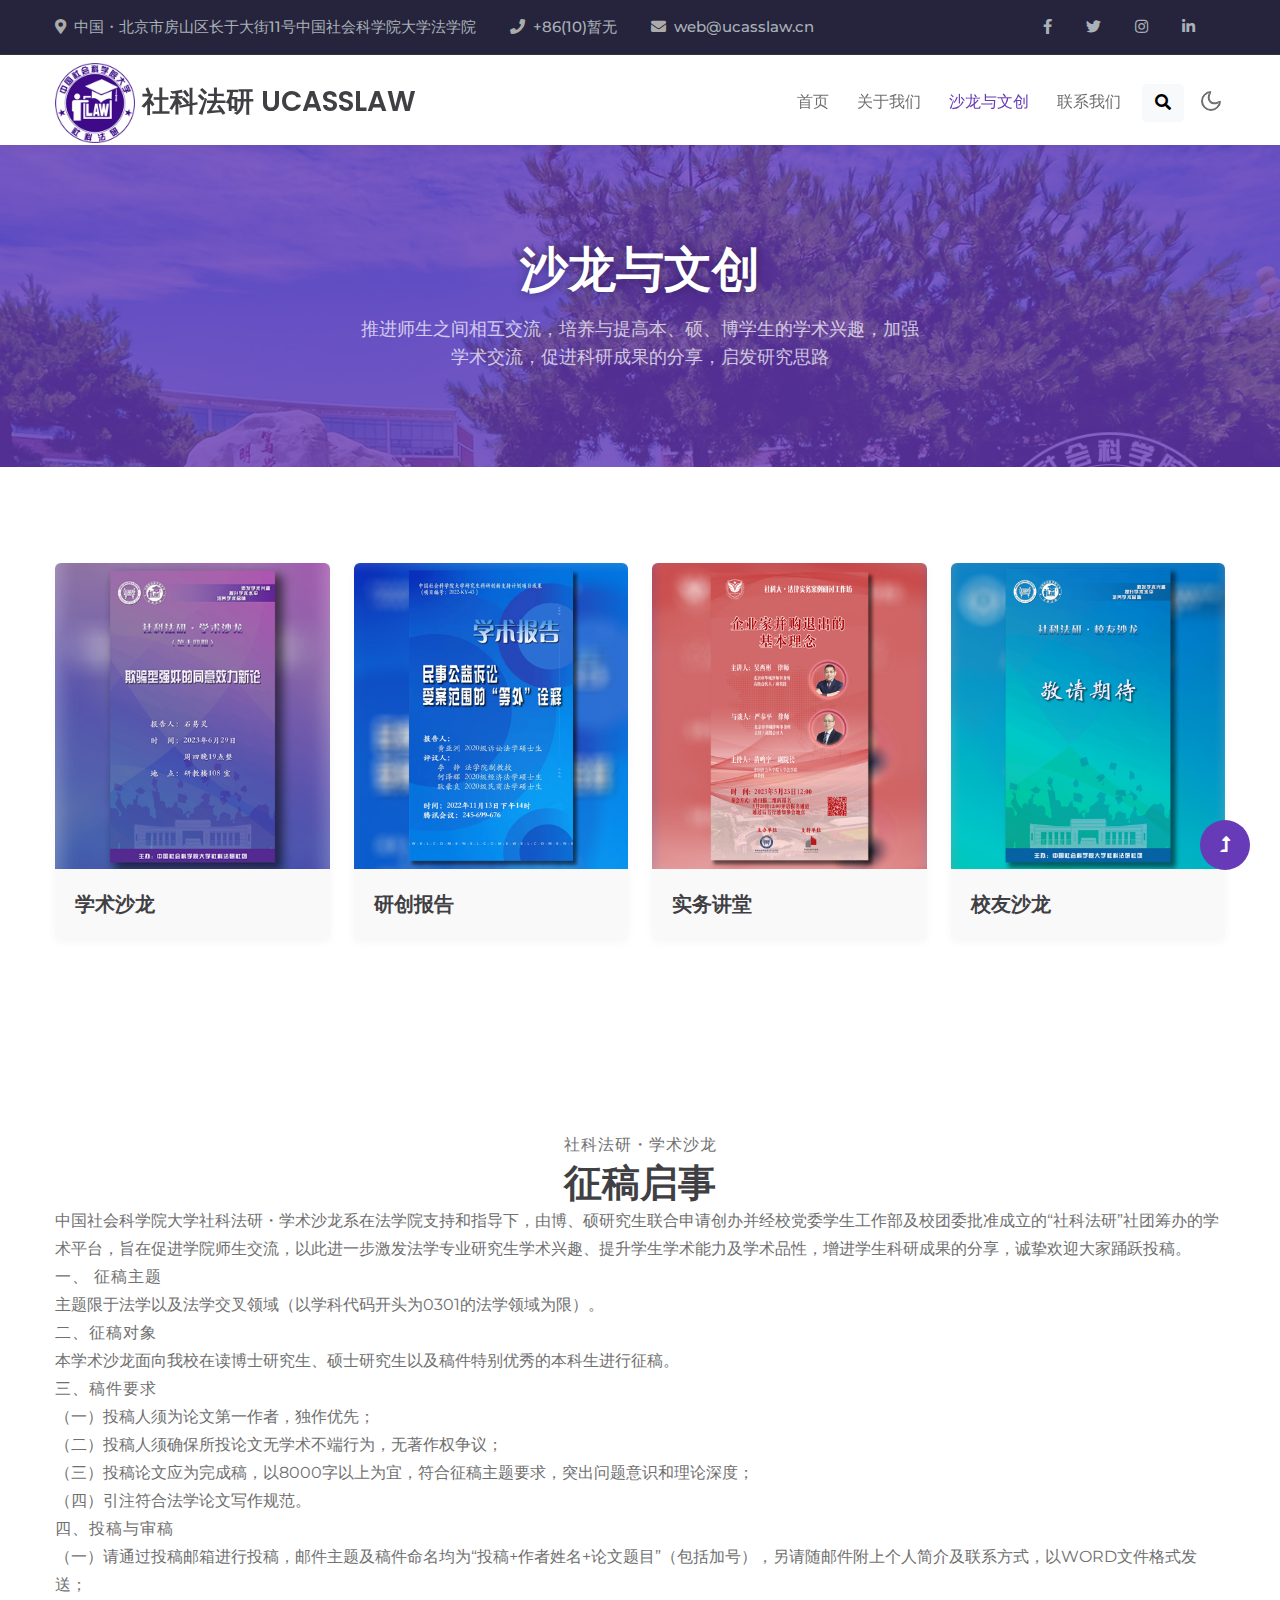
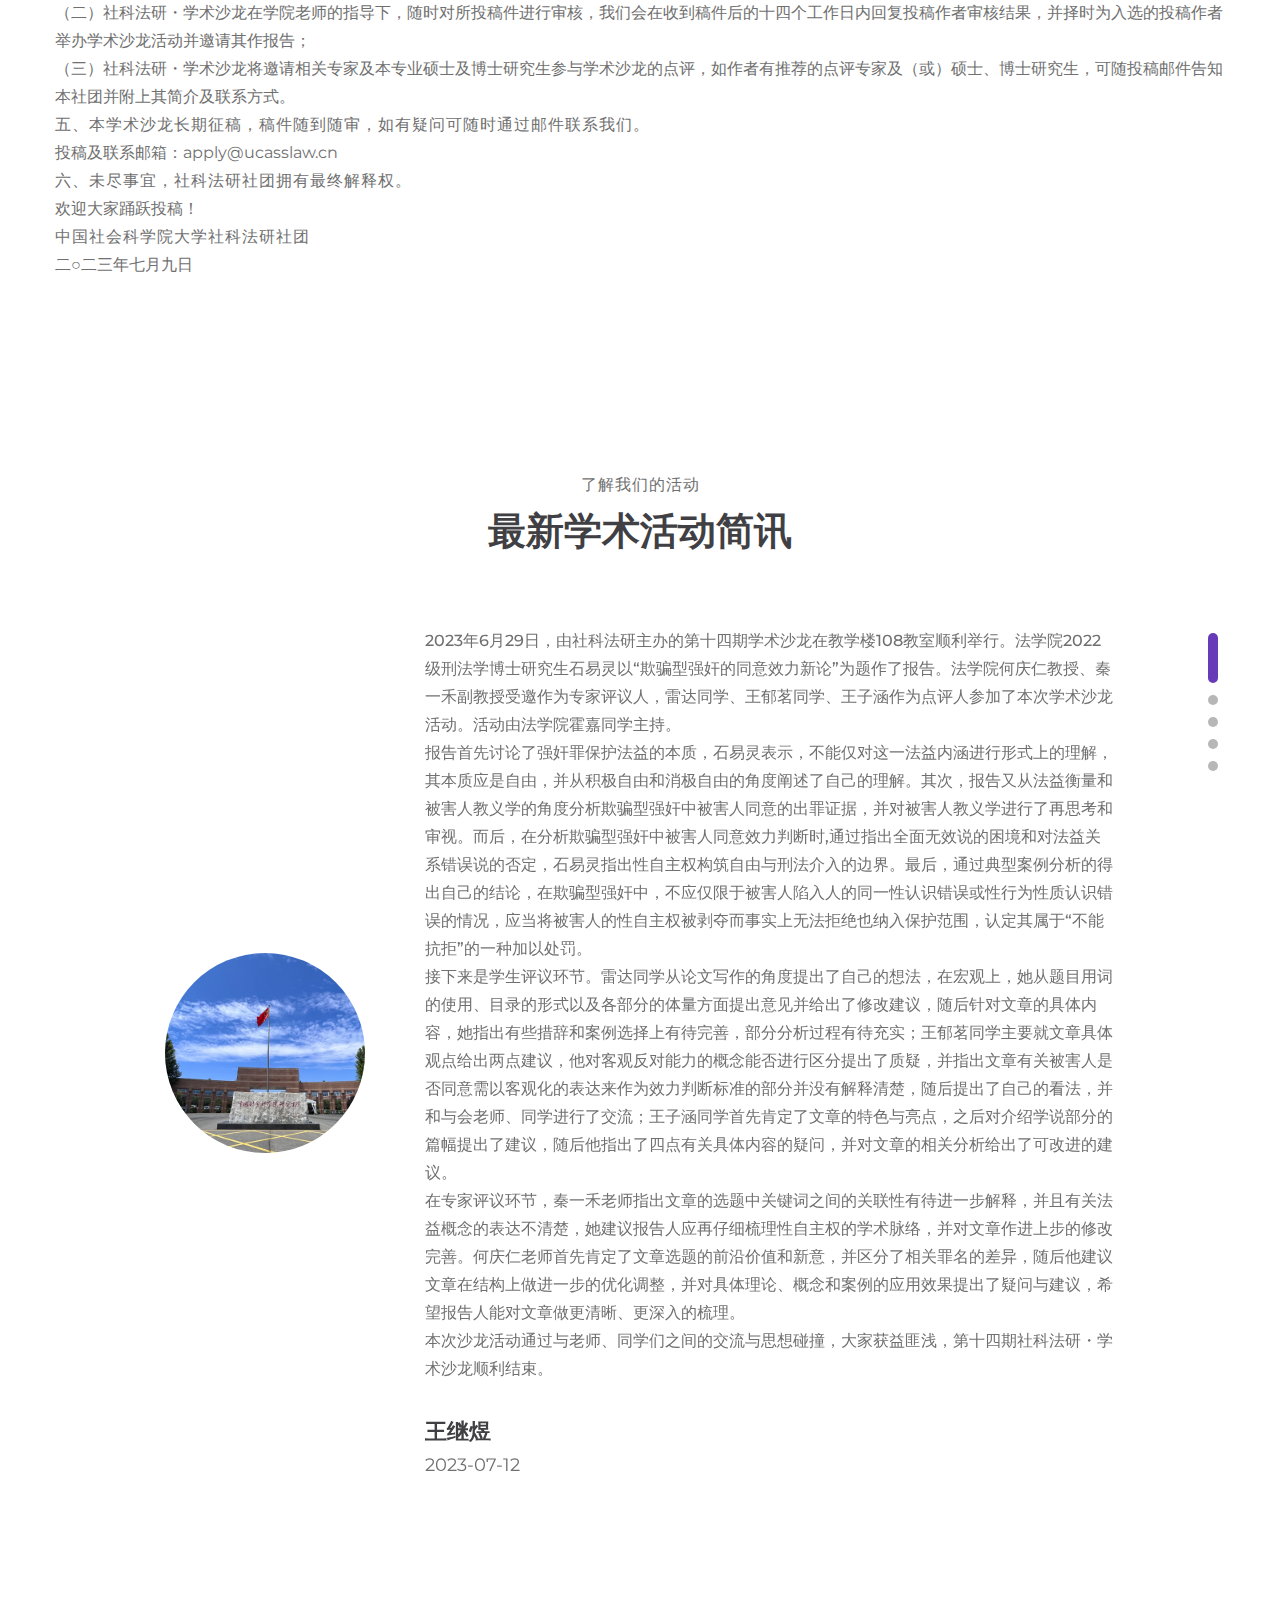
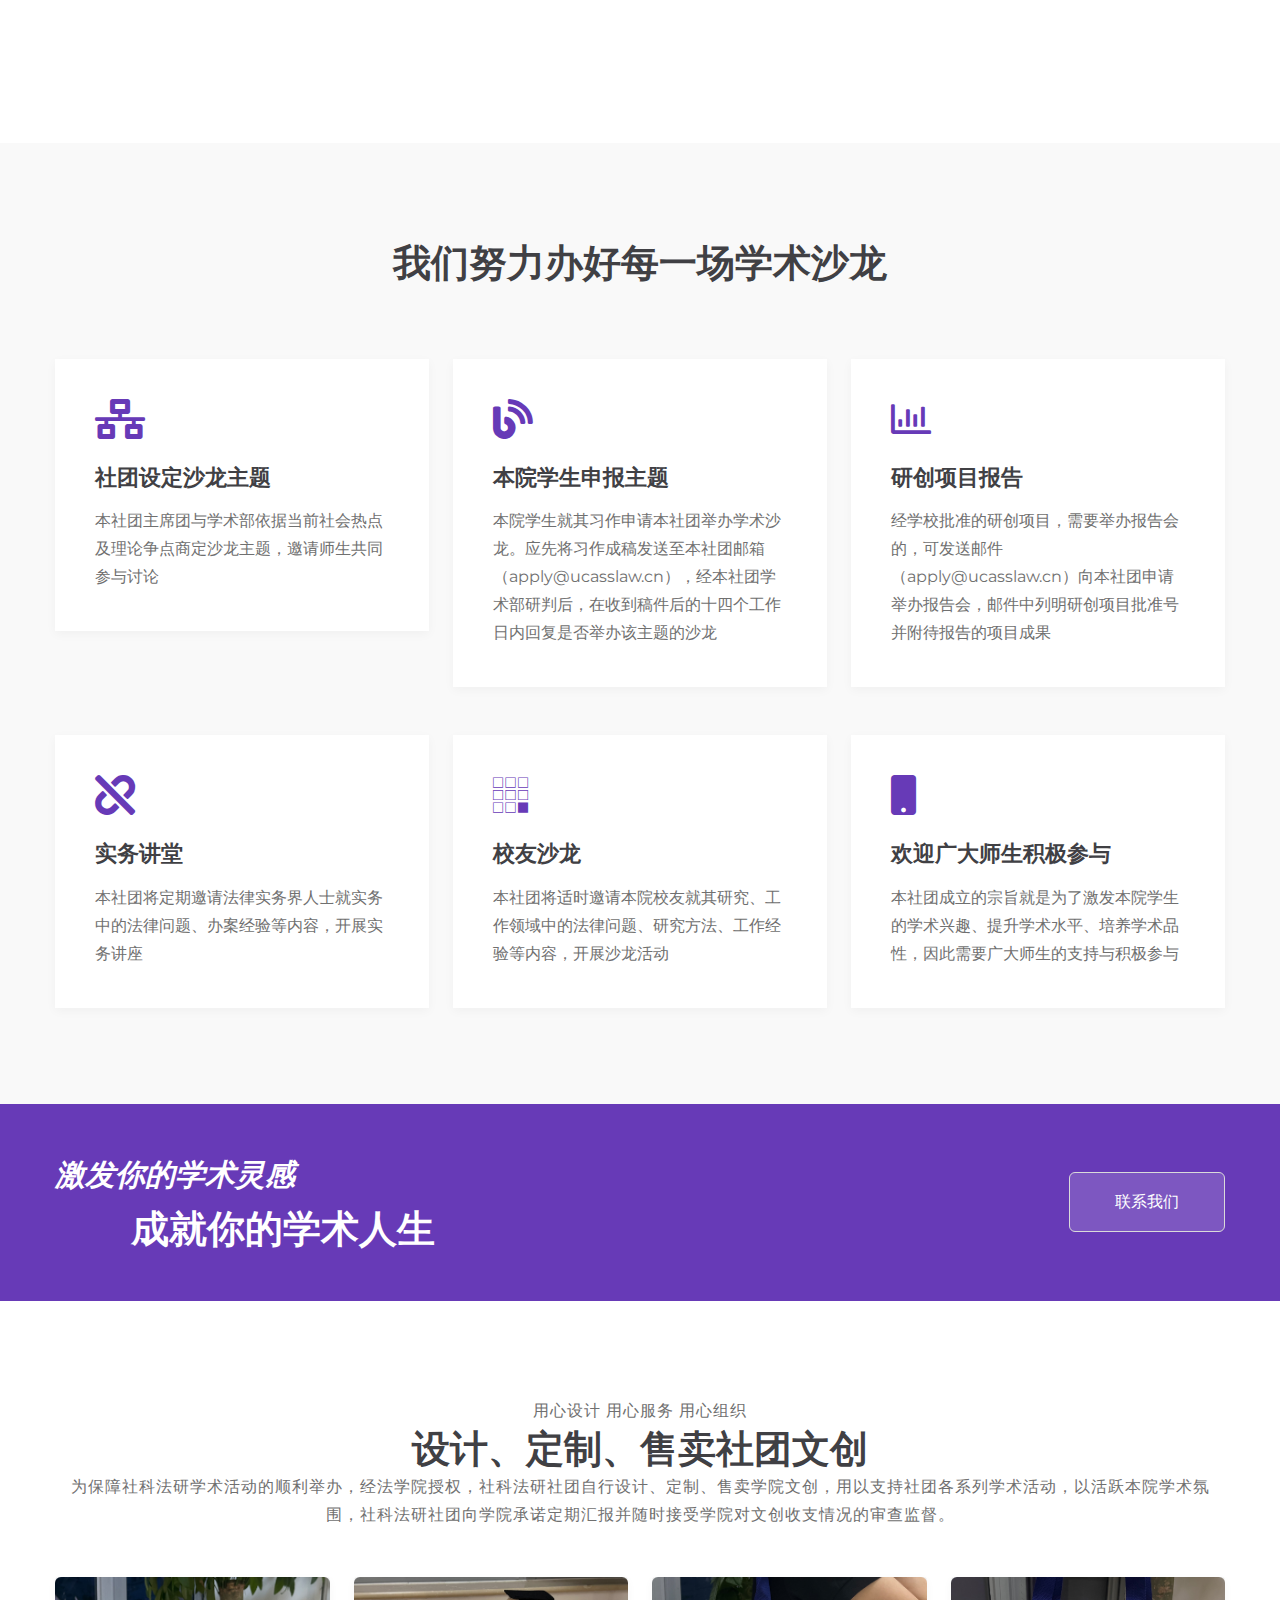
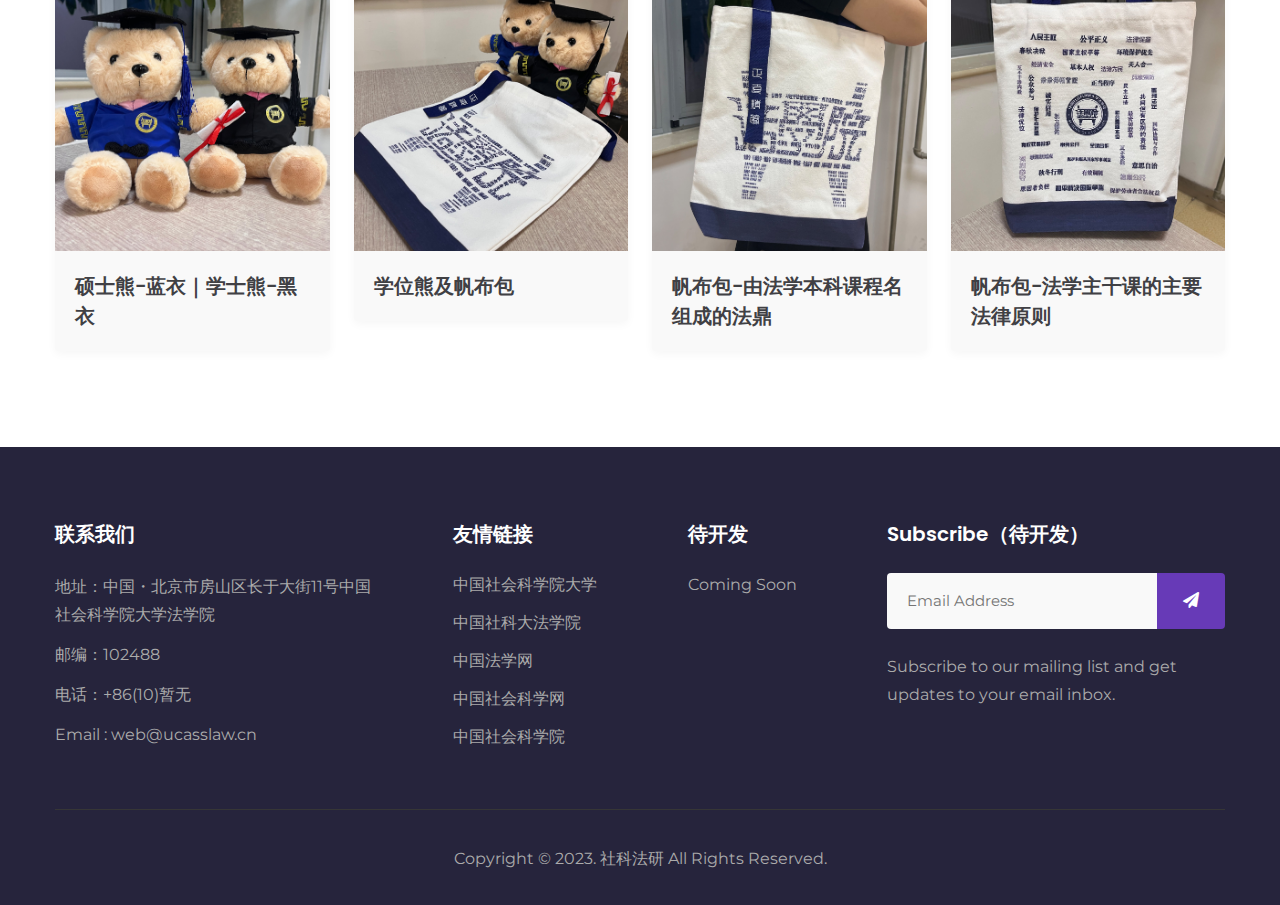
<file: services.html>
<!doctype html>
<html lang="en">

<head>
    <!-- Required meta tags -->
    <meta charset="utf-8">
    <meta name="viewport" content="width=device-width, initial-scale=1, shrink-to-fit=no">
    <title>社科法研</title>

    <!-- google-fonts -->
    <link href="//fonts.googleapis.com/css2?family=Montserrat:wght@300;400;600&display=swap" rel="stylesheet">
    <link href="//fonts.googleapis.com/css2?family=Poppins:wght@200;300;500;700;900&display=swap"
        rel="stylesheet">
    <!-- //google-fonts -->

    <!-- Template CSS Style link -->
    <link rel="stylesheet" href="assets/css/style-liberty.css">

</head>

<body>

<!-- top header -->
<section class="w3l-top-header">
    <div class="container">
        <div class="top-content-w3ls d-flex align-items-center justify-content-between">
            <div class="top-headers">
                <ul>
                    <li>
                        <i class="fa fa-map-marker-alt"></i><a href="#address">中国・北京市房山区长于大街11号中国社会科学院大学法学院</a>
                    </li>
                    <li>
                        <i class="fa fa-phone"></i><a href="tel:+86(10)暂无">+86(10)暂无</a>
                    </li>
                    <li>
                        <i class="fa fa-envelope"></i><a href="mailto:web@ucasslaw.cn">web@ucasslaw.cn</a>
                    </li>
                </ul>
            </div>
            <div class="top-headers top-headers-2">
                <ul>
                    <li>
                        <a href="#facebook"><span class="fab fa-facebook-f"></span></a>
                    </li>
                    <li>
                        <a href="#twitter"><span class="fab fa-twitter"></span></a>
                    </li>
                    <li>
                        <a href="#instagram"><span class="fab fa-instagram"></span></a>
                </li>
                <li class=" mr-0">
                        <a href="#linkedin"><span class="fab fa-linkedin-in"></span></a>
                    </li>
                </ul>
            </div>
        </div>
    </div>
</section>
<!-- //top header -->

<!--header-->
<header id="site-header" class="fixed-top">
    <div class="container">
        <nav class="navbar navbar-expand-lg stroke">
            <h1>
                <a class="navbar-brand" href="index.html">
                   <img src="assets/images/logo.jpg" alt="" width="80" height="80" align=""> 社科法研 UCASSLAW
                </a>
            </h1>
            <!-- if logo is image enable this   
            <a class="navbar-brand" href="#index.html">
                <img src="image-path" alt="Your logo" title="Your logo" style="height:35px;" />
            </a> -->
            <button class="navbar-toggler collapsed bg-gradient" type="button" data-bs-toggle="collapse"
                data-bs-target="#navbarTogglerDemo02" aria-controls="navbarTogglerDemo02" aria-expanded="false"
                aria-label="Toggle navigation">
                <span class="navbar-toggler-icon fa icon-expand fa-bars"></span>
                <span class="navbar-toggler-icon fa icon-close fa-times"></span>
            </button>

            <div class="collapse navbar-collapse" id="navbarTogglerDemo02">
                <ul class="navbar-nav ms-lg-auto">
                    <li class="nav-item">
                        <a class="nav-link" href="index.html">首页 <span class="sr-only">(current)</span></a>
                    </li>
                    <li class="nav-item">
                        <a class="nav-link" href="about.html">关于我们</a>
                    </li>
                    <li class="nav-item active">
                        <a class="nav-link" href="services.html">沙龙与文创</a>
                    </li>
                    <li class="nav-item">
                        <a class="nav-link" href="contact.html">联系我们</a>
                    </li>

                    <!--/search-right-->
                    <ul class="header-search">
                        <li class="nav-item search-right">
                            <a href="#search" class="btn search-btn btn-light" title="search"><span class="fas fa-search" aria-hidden="true"></span></a>
                            <!-- search popup -->
                            <div id="search" class="pop-overlay">
                                <div class="popup">
                                    <h3 class="title-w3l two mb-4 text-left">Search Here</h3>
                                    <form action="#" method="GET" class="search-box d-sm-flex position-relative">
                                        <input type="search" placeholder="Enter Keyword here" name="search" required="required" autofocus="">
                                        <button type="submit" class="btn btn-style btn-primary"> Search</button>
                                    </form>
                                </div>
                                <a class="close" href="#close">×</a>
                            </div>
                            <!-- /search popup -->
                        </li>
                    </ul>
                    <!--//search-right-->
                </ul>
            </div>

            <!-- toggle switch for light and dark theme -->
            <div class="cont-ser-position">
                <nav class="navigation">
                    <div class="theme-switch-wrapper">
                        <label class="theme-switch" for="checkbox">
                            <input type="checkbox" id="checkbox">
                            <div class="mode-container">
                                <i class="gg-sun"></i>
                                <i class="gg-moon"></i>
                            </div>
                        </label>
                    </div>
                </nav>
            </div>
            <!-- //toggle switch for light and dark theme -->
        </nav>
    </div>
</header>
<!--//header-->


<!-- Services banner -->
<section class="w3l-about-breadcrumb text-center">
    <div class="breadcrumb-bg breadcrumb-bg-about py-5">
        <div class="container py-lg-5 py-md-4">
            <div class="banner-info-grid px-md-5">
                <h2 class="w3l-title-breadcrumb mb-3">沙龙与文创</h2>
                <p class="inner-page-para px-lg-5">推进师生之间相互交流，培养与提高本、硕、博学生的学术兴趣，加强学术交流，促进科研成果的分享，启发研究思路</p>
            </div>
        </div>
    </div>
</section>
<!-- //Services banner -->


<div class="service-section py-5">
    <div class="container py-lg-5 py-md-4 py-2">
        <div class="row justify-content-center">
            <div class="col-lg-3 col-sm-6 item">
                <div class="card">
                    <div class="card-header p-0 position-relative border-0">
                        <a href="services.html">
                            <img class="d-block img-responsive" src="assets/images/s1.jpg" alt="card-image">
                        </a>
                    </div>
                    <div class="card-body service-details">
                        <a href="services.html" class="service-heading">学术沙龙</a>
                    </div>
                </div>
            </div>
            <div class="col-lg-3 col-sm-6 mt-sm-0 mt-4 pt-sm-0 pt-2">
                <div class="card">
                    <div class="card-header p-0 position-relative border-0">
                        <a href="services.html">
                            <img class="d-block img-responsive" src="assets/images/s2.jpg" alt="card-image">
                        </a>
                    </div>
                    <div class="card-body service-details">
                        <a href="services.html" class="service-heading">研创报告</a>
                    </div>
                </div>
            </div>
            <div class="col-lg-3 col-sm-6 mt-lg-0 mt-4 pt-lg-0 pt-2">
                <div class="card">
                    <div class="card-header p-0 position-relative border-0">
                        <a href="services.html">
                            <img class="d-block img-responsive" src="assets/images/s3.jpg" alt="card-image">
                        </a>
                    </div>
                    <div class="card-body service-details">
                        <a href="services.html" class="service-heading">实务讲堂</a>
                    </div>
                </div>
            </div>
            <div class="col-lg-3 col-sm-6 mt-lg-0 mt-4 pt-lg-0 pt-2">
                <div class="card">
                    <div class="card-header p-0 position-relative border-0">
                        <a href="services.html">
                            <img class="d-block img-responsive" src="assets/images/s4.jpg" alt="card-image">
                        </a>
                    </div>
                    <div class="card-body service-details">
                        <a href="services.html" class="service-heading">校友沙龙</a>
                    </div>
                </div>
            </div>
        </div>
    </div>
</div>



<div class="service-section py-5">
    <div class="container py-lg-5 py-md-4 py-2">


  <div class="text-center">
            <h6 class="w3l-title-small">社科法研・学术沙龙</h6>
            <h3 class="w3l-title-main">征稿启事</h3>
        </div>
            <p> 中国社会科学院大学社科法研・学术沙龙系在法学院支持和指导下，由博、硕研究生联合申请创办并经校党委学生工作部及校团委批准成立的“社科法研”社团筹办的学术平台，旨在促进学院师生交流，以此进一步激发法学专业研究生学术兴趣、提升学生学术能力及学术品性，增进学生科研成果的分享，诚挚欢迎大家踊跃投稿。</p>
            <h6 class="w3l-title-small"> 一、 征稿主题</h6>
            <p>主题限于法学以及法学交叉领域（以学科代码开头为0301的法学领域为限）。</p>
            <h6 class="w3l-title-small">二、征稿对象</h6>
            <p>本学术沙龙面向我校在读博士研究生、硕士研究生以及稿件特别优秀的本科生进行征稿。</p>
            <h6 class="w3l-title-small">三、稿件要求</h6>
            <p>（一）投稿人须为论文第一作者，独作优先；</p>
            <p>（二）投稿人须确保所投论文无学术不端行为，无著作权争议；</p>
            <p>（三）投稿论文应为完成稿，以8000字以上为宜，符合征稿主题要求，突出问题意识和理论深度；</p>
            <p>（四）引注符合法学论文写作规范。</p>
            <h6 class="w3l-title-small">四、投稿与审稿</h6>
            <p>（一）请通过投稿邮箱进行投稿，邮件主题及稿件命名均为“投稿+作者姓名+论文题目”（包括加号），另请随邮件附上个人简介及联系方式，以WORD文件格式发送；</p>
            <p>（二）社科法研・学术沙龙在学院老师的指导下，随时对所投稿件进行审核，我们会在收到稿件后的十四个工作日内回复投稿作者审核结果，并择时为入选的投稿作者举办学术沙龙活动并邀请其作报告；</p>
            <p>（三）社科法研・学术沙龙将邀请相关专家及本专业硕士及博士研究生参与学术沙龙的点评，如作者有推荐的点评专家及（或）硕士、博士研究生，可随投稿邮件告知本社团并附上其简介及联系方式。</p>
            <h6 class="w3l-title-small">五、本学术沙龙长期征稿，稿件随到随审，如有疑问可随时通过邮件联系我们。</h6>
            <p>投稿及联系邮箱：apply@ucasslaw.cn</p>
            <h6 class="w3l-title-small">六、未尽事宜，社科法研社团拥有最终解释权。</h6>
            <p>欢迎大家踊跃投稿！</p>

            <h6 class="w3l-title-small">中国社会科学院大学社科法研社团</h6>
            <p>二○二三年七月九日</p>
    </div>
</div>



 <!--/testimonials-->
 <section class="w3l-clients py-5" id="testimonials">
    <div class="container py-sm-5 py-2">
        <div class="text-center mb-sm-5 mb-4">
            <h6 class="w3l-title-small mb-2">了解我们的活动</h6>
            <h3 class="w3l-title-main mb-2">最新学术活动简讯</h3>
        </div>
        <div class="w3-testimonial-grids align-items-center pt-md-4">
            <div class="w3-testimonial-content-top">
                <div id="owl-demo1" class="owl-carousel owl-theme">

                    <div class="item">
                        <div class="testimonial-content">
                            <div class="test-img"><img src="assets/images/blog1.jpg" class="img-fluid" alt="client-img">

                            </div>


                            <div class="testimonial">
                                <blockquote>
                                    <q>
<p>2023年6月29日，由社科法研主办的第十四期学术沙龙在教学楼108教室顺利举行。法学院2022级刑法学博士研究生石易灵以“欺骗型强奸的同意效力新论”为题作了报告。法学院何庆仁教授、秦一禾副教授受邀作为专家评议人，雷达同学、王郁茗同学、王子涵作为点评人参加了本次学术沙龙活动。活动由法学院霍嘉同学主持。</p>
<p>报告首先讨论了强奸罪保护法益的本质，石易灵表示，不能仅对这一法益内涵进行形式上的理解，其本质应是自由，并从积极自由和消极自由的角度阐述了自己的理解。其次，报告又从法益衡量和被害人教义学的角度分析欺骗型强奸中被害人同意的出罪证据，并对被害人教义学进行了再思考和审视。而后，在分析欺骗型强奸中被害人同意效力判断时,通过指出全面无效说的困境和对法益关系错误说的否定，石易灵指出性自主权构筑自由与刑法介入的边界。最后，通过典型案例分析的得出自己的结论，在欺骗型强奸中，不应仅限于被害人陷入人的同一性认识错误或性行为性质认识错误的情况，应当将被害人的性自主权被剥夺而事实上无法拒绝也纳入保护范围，认定其属于“不能抗拒”的一种加以处罚。</p>
<p>接下来是学生评议环节。雷达同学从论文写作的角度提出了自己的想法，在宏观上，她从题目用词的使用、目录的形式以及各部分的体量方面提出意见并给出了修改建议，随后针对文章的具体内容，她指出有些措辞和案例选择上有待完善，部分分析过程有待充实；王郁茗同学主要就文章具体观点给出两点建议，他对客观反对能力的概念能否进行区分提出了质疑，并指出文章有关被害人是否同意需以客观化的表达来作为效力判断标准的部分并没有解释清楚，随后提出了自己的看法，并和与会老师、同学进行了交流；王子涵同学首先肯定了文章的特色与亮点，之后对介绍学说部分的篇幅提出了建议，随后他指出了四点有关具体内容的疑问，并对文章的相关分析给出了可改进的建议。</p>
<p>在专家评议环节，秦一禾老师指出文章的选题中关键词之间的关联性有待进一步解释，并且有关法益概念的表达不清楚，她建议报告人应再仔细梳理性自主权的学术脉络，并对文章作进上步的修改完善。何庆仁老师首先肯定了文章选题的前沿价值和新意，并区分了相关罪名的差异，随后他建议文章在结构上做进一步的优化调整，并对具体理论、概念和案例的应用效果提出了疑问与建议，希望报告人能对文章做更清晰、更深入的梳理。</p>
<p>本次沙龙活动通过与老师、同学们之间的交流与思想碰撞，大家获益匪浅，第十四期社科法研・学术沙龙顺利结束。</p>
</q>

                                </blockquote>
                                <div class="testi-des">

                                    <div class="peopl align-self">
                                        <h3>王继煜</h3>
                                        <p class="indentity">2023-07-12</p>
                                    </div>
                                </div>
                            </div>
                        </div>
                    </div>


                    <div class="item">
                        <div class="testimonial-content">
                            <div class="test-img"><img src="assets/images/blog2.jpg" class="img-fluid" alt="client-img">

                            </div>
                            <div class="testimonial">
                                <blockquote>
                                    <q>
<p>2023年6月7日下午，社科法研第十三期学术沙龙在法学院模拟法庭顺利举办，本期学术沙龙的主题为拐卖妇女案中的法律问题。法学院副院长柳建龙教授作为点评嘉宾出席本次沙龙，同时，沙龙也吸引了不同学科方向的同学旁听并参与讨论。本次学术沙龙由法学院2021级环境法学博士研究生苗振华同学主持。</p>
<p>首先，柳建龙教授对举办沙龙的背景和初衷做了简单的介绍，他从三个方面指出针对具体案件或者社会事件展开讨论，可以推动法学院教师与学生之间以及跨学科的本硕博同学之间的学习交流，创造良好的学习氛围，促进法学院同学做进一步的研究。</p>
<p>随后，21级刑法学博士生杨滨蔓同学围绕本次主题，就买卖不同罪的法律适用做了简要的总结汇报，并围绕修法争议提出了自己对相关理论的思考。21级刑法学博士生雷达同学就虐待罪是否成立分享了自己的看观点和依据；22级刑事法学直博生刘恒源同学分享了收买妇女儿童罪量刑上的一些思考；22级民法学博士生王风瑞同学就前面几位同学的观点做了回应，并提出了新的思路；21级刑法学硕士生王子涵同学就首先进一步回应了老师和同学的观点，随后对案件量刑的具体情况分享了自己的思考。</p>
<p>21级民法学博士生王照飞同学从心智残障者结婚的效力及权利保障的角度切入，为大家提供了新的讨论方向；22级民法学博士生王风瑞同学从理论和现实的角度为大家深层梳理了事件的原因，并就婚姻和生育的关系问题分享了自己的看法；21级刑事诉讼法学硕士生宋朗同学结合本专业知识，从追诉模式的角度谈了对虐待罪和保护妇女权益的思考；21级宪法学与行政法学博士生何陈爽同学从人的基本权利角度，对本案中国家尊重和保障人权分析了自己的观点；21级宪法学与行政法学博士生李文杰同学从行政机关失职的角度分析了此类案件可能仅是冰山一角；22级宪法学与行政法学博士生汪偲同学就《宪法》中人格尊严条款谈了自己对于本案的思考。
在此期间柳建龙老师对同学们的想法和观点进行点评并交流相关疑问，自由讨论环节几位旁听同学也积极参与提问互动。</p>
<p>最后，柳建龙教授做总结性发言，他主要从宪法方向角度对案件做了点评，并对同学们提供的不同专业角度与积极交流做了肯定。通过与老师、同学们相互的思想碰撞，大家获益匪浅。至此，本次沙龙圆满结束。</p>
</q>

                                </blockquote>
                                <div class="testi-des">

                                    <div class="peopl align-self">
                                        <h3>王继煜</h3>
                                        <p class="indentity">2023-06-11</p>
                                    </div>
                                </div>
                            </div>
                        </div>
                    </div>
                    <div class="item">
                        <div class="testimonial-content">
                            <div class="test-img"><img src="assets/images/blog3.jpg" class="img-fluid" alt="client-img">

                            </div>


                            <div class="testimonial">
                                <blockquote>
                                    <q>
<p>2023年4月19日中午，“社科法研”第十二期学术沙龙（主题：《立法法》修改——发展与问题）在法学院图书馆顺利举办。本次学术沙龙由法学院2021级宪法学与行政法学硕士研究生王继煜同学主持，宪法专业以及其他专业的博硕士生研究生参与讨论；点评嘉宾法学院副院长柳建龙教授、江辉讲师，以及法学院执行院长吴用教授、黄钰洲讲师出席了本次沙龙。</p>
<p>首先，柳建龙老师对举办沙龙的初衷做了简单的介绍。他指出可以借鉴比较成熟的读书会或者沙龙的形式，针对法律草案或者新通过和修订的法律以及社会事件展开讨论，进而推动法学院教师与学生之间以及跨学科的本硕博同学之间的学习交流。</p>
<p>随后，21级宪法学与行政法学专业硕士生张永泉同学围绕本次主题做了简要的背景和内容介绍，并提出了自己的想法与疑问。</p>
<p>22级宪法学与行政法学专业硕士生的霍嘉同学、徐俊雨同学、21级宪法学与行政法学专业博士生李文杰同学、何陈爽同学、21级宪法学与行政法学专业硕士生郝嘉祺同学、王继煜同学从不同的角度，针对《立法法》的不同条款依次发言。</p>
<p>在此期间柳建龙老师与江辉老师对同学们的想法和意见进行点评并解答相关疑问，自由交流环节旁听同学也积极参与讨论。</p>
<p>最后，江辉老师做总结性点评，他在肯定沙龙选题意义与形式的基础上，指出同学们做学术研究应该立足实际问题，脚踏实地，并就开展相关研究分享了自己的经验。通过与老师、同学们相互的思想碰撞，大家获益匪浅。至此，本次沙龙圆满结束。</p>
</q>

                                </blockquote>
                                <div class="testi-des">

                                    <div class="peopl align-self">
                                        <h3>王继煜</h3>
                                        <p class="indentity">2023-04-26</p>
                                    </div>
                                </div>
                            </div>
                        </div>
                    </div>
                    <div class="item">
                        <div class="testimonial-content">
                            <div class="test-img"><img src="assets/images/blog4.jpg" class="img-fluid" alt="client-img">

                            </div>
                            <div class="testimonial">
                                <blockquote>
                                    <q>
<p>2022年12月15日，由社科法研主办的第十一期学术沙龙通过腾讯会议顺利举行。法学院2022级法律硕士研究生陈龙为以“论新冠疫情期间地方政府“赋码”的合宪性及正当适用对策——基于洛克《政府论》中的“特权”理论视角”为题进行了报告。法学院柳建龙副教授、法学所朱学磊助理研究员受邀作为专家评议人。此外，法学院李文杰同学、郝嘉祺同学、张永泉同学、关伟杰同学、徐俊雨同学分别进行了点评。本次学术沙龙由法学院2021级诉讼法学硕士研究生杨健主持。</p>
<p>报告首先阐述了新冠疫情期间地方政府赋码行为的合宪和合法依据并认为《宪法》中的“紧急状态”规定能够和《突发事件应对法》《传染病防治法》等法律一起为地方政府“赋码”行为提供合宪合法依据。而后，报告又分析地方政府在“赋码”时所采取的手段方面存在“过限”行为，并导致层层加码和乱赋红码等问题出现。并针对该问题，报告又通过洛克《政府论》中的“特权”理论，认为在突发事件下，公权力如果需要紧急扩张时应当满足三个原则即“自卫权”保留原则，条件紧急性原则和福利目标优先原则。最后，报告归纳这些原则并提出地方政府应当在“赋码”时积极接受公众的监督和问题反馈，积极改正赋码过度带来的问题，要遵循宪法和法律，有限度地开展赋码工作，落实好“举证”工作，准确分析社会态势并向公众传达所采取举措的合理合法性。</p>
<p>在学生评议环节，2021级宪法学与行政法学博士研究生李文杰同学分别从论文的引用、论文的结构和论证的逻辑三个角度提出了疑问，并给出了修改建议；2021级宪法学与行政法学硕士研究生郝嘉祺同学首先肯定了文章选题，随后建议文章结构采取提出问题分析问题解决问题的思路，并指出对文章部分内容持保留意见；2021级宪法学与行政法学硕士研究生张永泉同学肯定了文章关注社会热点问题，随后指出文中错别字、语病等规范的问题，并对参考文献给出了完善意见，认为文中有关基本权利的理论知识储备有待加强；2022级法律硕士研究生关伟杰同学详细分析了文章的三方面优点，随后从选题的时效性和相应理论阐述方面指出了不足之处；2022级宪法学与行政法学硕士研究生徐俊雨同学首先对摘要中引起歧义的地方提出了自己的疑问，随后对文章提出的问题和相关分析给出了具体的建议。</p>
<p>在老师评议环节，柳建龙老师指出文章的选题契合社会现状，但文章的写作目标需要进一步明确，并提出结合内容和结构来看文章中缺少过渡和进一步分析，而且在文章层面上需要再提出解决方案，有待进一步完善，最后柳老师指出文章错别字、标点使用以及标题措辞的一些问题，建议同学们多关注学术讲座和学者的文章。朱学磊老师认为柳老师和同学们的建议都很好，在学术交流场合提出问题对于报告人进一步完善文章是非常有益的，随后指出了文章具有的问题意识和“特权”理论运用角度、形式层面和实质层面分析相结合等的闪光点，最后从紧急状态概念、分析框架、行文表达、文献整理等角度给出了细致的建议，希望文章能把原理性的思考和规范层面的思考，以及对制度和实践的关怀更好的结合起来。</p>
<p>评议环节之后，陈龙为同学对老师和同学们的点评进行了简要的回应，他表示受益匪浅。到此，第十一期“社科法研”学术沙龙圆满结束。</p>

</q>

                                </blockquote>
                                <div class="testi-des">

                                    <div class="peopl align-self">
                                        <h3>王继煜</h3>
                                        <p class="indentity">2022-12-19</p>
                                    </div>
                                </div>
                            </div>
                        </div>
                    </div>
                    <div class="item">
                        <div class="testimonial-content">
                            <div class="test-img"><img src="assets/images/blog1.jpg" class="img-fluid" alt="client-img">

                            </div>
                            <div class="testimonial">
                                <blockquote>
                                    <q>
<p>2022年11月25日下午，由社科法研主办的第十期学术沙龙暨中国社会科学院大学2022年研究生科研创新支持计划学术报告会（项目编号：2022-KY-35）通过线上会议方式顺利举办。中国社会科学院大学法学院2020级诉讼法学博士研究生王燕芳作了题为“刑事诉讼管辖异议权的理据、类型与审查”的学术报告。本次报告会由中国社会科学院大学2022级硕士研究生李广钊主持，中国社会科学院大学法学理论博士生周一博、诉讼法学博士生史达、环境与资源保护法学博士生苗振华、诉讼法学硕士生徐超轶、诉讼法学硕士生林玉东分别进行评议，中国社会科学院大学法学院程捷副教授进行总结性点评。</p>
<p>王燕芳同学从“法官谋杀院长”案和“河北秦皇岛两法院共同管辖”案切入，介绍了选题的意义和价值。随后她指出论文研究的主要内容是从诉讼条件理论出发，探索构建管辖异议权的程序机制，解决管辖异议引发辩审冲突造成诉讼拖延的问题。她指出论文主体包括四个部分：第一部分阐述了管辖异议权是一项针对公正审判权的救济性权利，管辖的基本原理是法定法官原则；第二部分将刑事诉讼管辖异议权分为变更管辖申请权和管辖错误异议权两类，并阐释了二者功能上的差异决定了其规范设计的不同；第三部分介绍了美国、德国、日本以及我国台湾地区对管辖的审查模式，深入论证了前置性解决管辖问题，形成具有效力的管辖异议裁决的必要性与可行性；余论主要探讨了立案管辖是否应当设置为诉讼条件以及如何规制立案管辖错误的问题。</p>
<p>在王燕芳同学完成报告后，法学理论博士生周一博，诉讼法学博士生、硕士生史达、徐超轶、林玉东、李广钊，环境与资源保护法学博士生苗振华分别对报告进行点评。
周一博同学从论文编辑角度对文章的词语表达、行文格式方面提出建议。
史达同学从文章主体结构和比较法材料整合方面为文章进一步修改提供了思路。他指出应当在第一部分的开头对管辖异议权的意义进行阐述，进而过渡到管辖异议权的理据；对于文章中的案例可以尝试改编后，从诉讼标的单一性、同一性理论进行分析。
徐超轶同学从变更管辖申请权和管辖错误异议权在程序上是否应该有所不同、庭前审查与庭前会议裁断管辖异议的比较，必须修改刑事诉讼法赋予管辖异议权还是可以从现行刑事诉讼法解释出来等方面发表了自己的见解。
林玉东同学指出应当从管辖异议联系到整个刑事诉讼程序性事项的处理，构建一套完整的针对程序性事项的抗告或复议制度。
苗振华同学从管辖的分类、管辖与回避的区分等方面发表了自己的看法；李广钊同学就网络犯罪的管辖宽泛问题、认罪认罚从宽案件的管辖权异议适用问题提出了自己的疑惑。随后，王燕芳同学对各位评议人提出的问题予以一一回应。</p>
<p>程捷老师做总结性点评。首先，他在肯定选题意义的基础上，指出做比较法研究应该立足中国实际，处理好国内与国外、应然与实然的关系，法官法定原则作为舶来品，引入中国需找到实在法的依据。其次，他强调研究管辖问题的思路不能只在诉讼法，应当从宪法学基本理论出发，考虑到宪法性基本权与法律保留的关系，进而解决管辖异议的定性问题。最后，他以法定法官原则在德国的发展为例，就做学问如何做到小选题大视野分享了自己的经验。</p>
<p>至此，第十期学术沙龙暨研创学术报告会圆满结束。</p>

</q>

                                </blockquote>
                                <div class="testi-des">

                                    <div class="peopl align-self">
                                        <h3>王继煜</h3>
                                        <p class="indentity">2022-12-01</p>
                                    </div>
                                </div>
                            </div>
                        </div>
                    </div>
                </div>
            </div>
        </div>
    </div>
</section>
<!-- //testimonials -->


<!-- Services Section -->
<section class="about-section py-5">
    <div class="container py-lg-5 py-4">
        <div class="title-heading-w3 mx-auto text-center mb-5 pb-xl-4">
            <h3 class="w3l-title-main">我们努力办好每一场学术沙龙</h3>
        </div>
        <div class="row justify-content-center">
            <div class="col-lg-4 col-md-6">
                <div class="about-single">
                    <div class="about-icon mb-4">
                        <i class="fas fa-network-wired"></i>
                    </div>
                    <div class="about-content">
                        <h5 class="mb-3"><a href="？">社团设定沙龙主题</a></h5>
                        <p>

本社团主席团与学术部依据当前社会热点及理论争点商定沙龙主题，邀请师生共同参与讨论

</p>
                    </div>
                </div>
            </div>
            <div class="col-lg-4 col-md-6 mt-md-0 mt-3">
                <div class="about-single">
                    <div class="about-icon mb-4">
                        <i class="fas fa-blog"></i>
                    </div>
                    <div class="about-content">
                        <h5 class="mb-3"><a href="？">本院学生申报主题</a></h5>
                        <p>

本院学生就其习作申请本社团举办学术沙龙。应先将习作成稿发送至本社团邮箱（apply@ucasslaw.cn），经本社团学术部研判后，在收到稿件后的十四个工作日内回复是否举办该主题的沙龙

</p>
                    </div>
                </div>
            </div>
            <div class="col-lg-4 col-md-6 mt-lg-0 mt-3">
                <div class="about-single">
                    <div class="about-icon mb-4">
                        <i class="far fa-chart-bar"></i>
                    </div>
                    <div class="about-content">
                        <h5 class="mb-3"><a href="about.html">研创项目报告</a></h5>
                        <p>

经学校批准的研创项目，需要举办报告会的，可发送邮件（apply@ucasslaw.cn）向本社团申请举办报告会，邮件中列明研创项目批准号并附待报告的项目成果

</p>
                    </div>
                </div>
            </div>

            <div class="col-lg-4 col-md-6 mt-lg-5 mt-4">
                <div class="about-single">
                    <div class="about-icon mb-4">
                        <i class="fas fa-unlink"></i>
                    </div>
                    <div class="about-content">
                        <h5 class="mb-3"><a href="？">实务讲堂</a></h5>
                        <p>本社团将定期邀请法律实务界人士就实务中的法律问题、办案经验等内容，开展实务讲座</p>
                    </div>
                </div>
            </div>
            <div class="col-lg-4 col-md-6 mt-lg-5 mt-4">
                <div class="about-single">
                    <div class="about-icon mb-4">
                        <i class="fab fa-buromobelexperte"></i>
                    </div>
                    <div class="about-content">
                        <h5 class="mb-3"><a href="？">校友沙龙</a></h5>
                        <p>
本社团将适时邀请本院校友就其研究、工作领域中的法律问题、研究方法、工作经验等内容，开展沙龙活动

</p>
                    </div>
                </div>
            </div>
            <div class="col-lg-4 col-md-6 mt-lg-5 mt-4">
                <div class="about-single">
                    <div class="about-icon mb-4">
                        <i class="fas fa-mobile"></i>
                    </div>
                    <div class="about-content">
                        <h5 class="mb-3"><a href="？">欢迎广大师生积极参与</a></h5>
<p>
本社团成立的宗旨就是为了激发本院学生的学术兴趣、提升学术水平、培养学术品性，因此需要广大师生的支持与积极参与
</p>
                    </div>
                </div>
            </div>
        </div>
    </div>
</section>
<!-- //Services Section -->

<!-- call block -->
<section class="w3l-call-to-action-6">
    <div class="container py-5">
        <div class="d-lg-flex align-items-center justify-content-between">
            <div class="left-content-call">
                <span class="mb-2 text-italic">激发你的学术灵感</span>
                <h3 class="w3l-title-main text-white">　　成就你的学术人生</h3>
            </div>
            <div class="right-content-call mt-lg-0 mt-4">
                <ul class="buttons">

                    <li><a href="contact.html" class="btn btn-style transparent-btn mt-lg-0 mt-3">联系我们</a>
                    </li>
                </ul>
            </div>
        </div>
    </div>
</section>
<!-- //call block -->


<div class="service-section py-5">
    <div class="container py-lg-5 py-md-4 py-2">


  <div class="text-center">
            <h6 class="w3l-title-small"> 用心设计 用心服务 用心组织 </h6>
            <h3 class="w3l-title-main"> 设计、定制、售卖社团文创</h3>
            <h6 class="w3l-title-small"> 为保障社科法研学术活动的顺利举办，经法学院授权，社科法研社团自行设计、定制、售卖学院文创，用以支持社团各系列学术活动，以活跃本院学术氛围，社科法研社团向学院承诺定期汇报并随时接受学院对文创收支情况的审查监督。 </h6>
        </div>        

        <div class="row mt-lg-5 mt-4">
            <div class="col-lg-3 col-sm-6 item">
                <div class="card">
                    <div class="card-header p-0 position-relative border-0">
                        <a href="services.html">
                            <img class="d-block img-responsive" src="assets/images/team1.jpg" alt="card-image">
                        </a>
                    </div>
                    <div class="card-body service-details">
                        <a href="services.html" class="service-heading">硕士熊-蓝衣｜学士熊-黑衣</a>
                    </div>
                </div>
            </div>
            <div class="col-lg-3 col-sm-6 mt-sm-0 mt-4 pt-sm-0 pt-2">
                <div class="card">
                    <div class="card-header p-0 position-relative border-0">
                        <a href="services.html">
                            <img class="d-block img-responsive" src="assets/images/team2.jpg" alt="card-image">
                        </a>
                    </div>
                    <div class="card-body service-details">
                        <a href="services.html" class="service-heading">学位熊及帆布包</a>
                    </div>
                </div>
            </div>
            <div class="col-lg-3 col-sm-6 mt-lg-0 mt-4 pt-lg-0 pt-2">
                <div class="card">
                    <div class="card-header p-0 position-relative border-0">
                        <a href="services.html">
                            <img class="d-block img-responsive" src="assets/images/team3.jpg" alt="card-image">
                        </a>
                    </div>
                    <div class="card-body service-details">
                        <a href="services.html" class="service-heading">帆布包-由法学本科课程名组成的法鼎</a>
                    </div>
                </div>
            </div>
            <div class="col-lg-3 col-sm-6 mt-lg-0 mt-4 pt-lg-0 pt-2">
                <div class="card">
                    <div class="card-header p-0 position-relative border-0">
                        <a href="services.html">
                            <img class="d-block img-responsive" src="assets/images/team4.jpg" alt="card-image">
                        </a>
                    </div>
                    <div class="card-body service-details">
                        <a href="services.html" class="service-heading">帆布包-法学主干课的主要法律原则</a>
                    </div>
                </div>
            </div>
        </div>
    </div>
</div>



<!-- footer block -->
<footer class="w3l-footer-29-main">
    <div class="footer-29 pt-5 pb-4">
        <div class="container pt-md-4">
            <div class="row footer-top-29">
                <div class="col-lg-4 col-md-6 footer-list-29">
                    <h6 class="footer-title-29">联系我们 </h6>
                    <p class="mb-2 pe-xl-5">地址：中国・北京市房山区长于大街11号中国社会科学院大学法学院
                    </p>
                    <p class="mb-2 pe-xl-5">邮编：102488
                    </p>
                    <p class="mb-2">电话：<a href="tel:+86(10)暂无">+86(10)暂无</a></p>
                    <p class="mb-2">Email : <a href="mailto:web@ucasslaw.cn">web@ucasslaw.cn</a></p>
                </div>
                <div class="col-lg-2 col-md-3 col-6 footer-list-29 mt-md-0 mt-4">
                    <ul>
                        <h6 class="footer-title-29">友情链接</h6>
                        <li><a href="http://www.ucass.edu.cn/">中国社会科学院大学</a></li>
                        <li><a href="https://law.ucass.edu.cn/">中国社科大法学院</a></li>
                        <li><a href="http://iolaw.cssn.cn/">中国法学网</a></li>
                        <li><a href="http://www.cssn.cn/">中国社会科学网</a></li>
                        <li><a href="http://www.cass.org.cn/">中国社会科学院</a></li>
                    </ul>
                </div>
                <div class="col-lg-2 col-md-3 col-6 ps-lg-5 ps-lg-4 footer-list-29 mt-md-0 mt-4">
                    <ul>
                        <h6 class="footer-title-29">待开发</h6>
                        <li><a href="#blog">Coming Soon</a></li>

                    </ul>
                </div>
                <div class="col-lg-4 col-md-6 footer-list-29 mt-lg-0 mt-4 ps-lg-5">
                    <h6 class="footer-title-29">Subscribe（待开发）</h6>
                    <form action="#" class="subscribe d-flex" method="post">
                        <input type="email" name="email" placeholder="Email Address" required="">
                        <button class="button-style"><span class="fa fa-paper-plane"
                                aria-hidden="true"></span></button>
                    </form>
                    <p class="mt-4">Subscribe to our mailing list and get updates to your email inbox.</p>
                </div>
            </div>
            <!-- copyright -->
            <p class="copy-footer-29 text-center mt-5 pb-2">Copyright &copy; 2023. 社科法研 All Rights Reserved.
                </p>
            <!-- //copyright -->
        </div>
    </div>
</footer>
<!-- //footer block -->



<!-- Js scripts -->
<!-- move top -->
<button onclick="topFunction()" id="movetop" title="Go to top">
    <span class="fas fa-level-up-alt" aria-hidden="true"></span>
</button>
<script>
    // When the user scrolls down 20px from the top of the document, show the button
    window.onscroll = function () {
        scrollFunction()
    };

    function scrollFunction() {
        if (document.body.scrollTop > 20 || document.documentElement.scrollTop > 20) {
            document.getElementById("movetop").style.display = "block";
        } else {
            document.getElementById("movetop").style.display = "none";
        }
    }

    // When the user clicks on the button, scroll to the top of the document
    function topFunction() {
        document.body.scrollTop = 0;
        document.documentElement.scrollTop = 0;
    }
</script>
<!-- //move top -->

<!-- common jquery plugin -->
<script src="assets/js/jquery-3.3.1.min.js"></script>
<!-- //common jquery plugin -->

<!-- theme switch js (light and dark)-->
<script src="assets/js/theme-change.js"></script>
<!-- //theme switch js (light and dark)-->

<!--/stats-number-counter-->
<script src="assets/js/jquery.waypoints.min.js"></script>
<script src="assets/js/jquery.countup.js"></script>
<script>
    $('.counter').countUp();

</script>
<!--//stats-number-counter-->

<!--/owlcarousel-->
<script src="assets/js/owl.carousel.js"></script>
<!-- //tesimonials-->
<script>
    $(document).ready(function() {
        $("#owl-demo1").owlCarousel({
            loop: true,
            nav: false,
            responsiveClass: true,
            responsive: {
                0: {
                    items: 1,
                    nav: false
                },
                736: {
                    items: 1,
                    nav: false
                }
            }
        })
    })

</script>
<!-- //tesimonials-->

<!-- MENU-JS -->
<script>
    $(window).on("scroll", function () {
        var scroll = $(window).scrollTop();

        if (scroll >= 80) {
            $("#site-header").addClass("nav-fixed");
        } else {
            $("#site-header").removeClass("nav-fixed");
        }
    });

    //Main navigation Active Class Add Remove
    $(".navbar-toggler").on("click", function () {
        $("header").toggleClass("active");
    });
    $(document).on("ready", function () {
        if ($(window).width() > 991) {
            $("header").removeClass("active");
        }
        $(window).on("resize", function () {
            if ($(window).width() > 991) {
                $("header").removeClass("active");
            }
        });
    });
</script>
<!-- //MENU-JS -->

<!-- disable body scroll which navbar is in active -->
<script>
    $(function () {
        $('.navbar-toggler').click(function () {
            $('body').toggleClass('noscroll');
        })
    });
</script>
<!-- //disable body scroll which navbar is in active -->

<!--bootstrap-->
<script src="assets/js/bootstrap.min.js"></script>
<!-- //bootstrap-->
<!-- //Js scripts -->

</body>

</html>
</file>
<file: assets/css/style-liberty.css>
@charset "UTF-8";

/*--
Author: W3layouts
Author URL: http://w3layouts.com
--*/


/*!
 * Bootstrap v5.0.1 (https://getbootstrap.com/)
 * Copyright 2011-2021 The Bootstrap Authors
 * Copyright 2011-2021 Twitter, Inc.
 * Licensed under MIT (https://github.com/twbs/bootstrap/blob/main/LICENSE)
 */
:root {
  --bs-blue: #0d6efd;
  --bs-indigo: #6610f2;
  --bs-purple: #6f42c1 --bs-pink: #d63384;
  --bs-red: #dc3545;
  --bs-orange: #fd7e14;
  --bs-yellow: #ffc107;
  --bs-green: #198754;
  --bs-teal: #20c997;
  --bs-cyan: #0dcaf0;
  --bs-white: #fff;
  --bs-gray: #6c757d;
  --bs-gray-dark: #343a40;
  --bs-primary: #0d6efd;
  --bs-secondary: #6c757d;
  --bs-success: #198754;
  --bs-info: #0dcaf0;
  --bs-warning: #ffc107;
  --bs-danger: #dc3545;
  --bs-light: #f8f9fa;
  --bs-dark: #212529;
  --bs-font-sans-serif: system-ui, -apple-system, "Segoe UI", Roboto, "Helvetica Neue", Arial, "Noto Sans", "Liberation Sans", sans-serif, "Apple Color Emoji", "Segoe UI Emoji", "Segoe UI Symbol", "Noto Color Emoji";
  --bs-font-monospace: SFMono-Regular, Menlo, Monaco, Consolas, "Liberation Mono", "Courier New", monospace;
  --bs-gradient: linear-gradient(180deg, rgba(255, 255, 255, 0.15), rgba(255, 255, 255, 0))
}

*,
::after,
::before {
  box-sizing: border-box
}

@media (prefers-reduced-motion:no-preference) {
  :root {
    scroll-behavior: smooth
  }
}

body {
  margin: 0;
  font-family: 'Montserrat', sans-serif;
  font-size: 1rem;
  font-weight: 400;
  line-height: 1.5;
  color: #212529;
  background-color: #fff;
  -webkit-text-size-adjust: 100%;
  -webkit-tap-highlight-color: transparent
}

hr {
  margin: 1rem 0;
  color: inherit;
  background-color: currentColor;
  border: 0;
  opacity: .25
}

hr:not([size]) {
  height: 1px
}

.h1,
.h2,
.h3,
.h4,
.h5,
.h6,
h1,
h2,
h3,
h4,
h5,
h6 {
  margin-top: 0;
  margin-bottom: .5rem;
  font-weight: 700;
  line-height: 1.2
}

.h1,
h1 {
  font-size: calc(1.375rem + 1.5vw)
}

@media (min-width:1200px) {

  .h1,
  h1 {
    font-size: 2.5rem
  }
}

.h2,
h2 {
  font-size: calc(1.325rem + .9vw)
}

@media (min-width:1200px) {

  .h2,
  h2 {
    font-size: 2rem
  }
}

.h3,
h3 {
  font-size: calc(1.3rem + .6vw)
}

@media (min-width:1200px) {

  .h3,
  h3 {
    font-size: 1.75rem
  }
}

.h4,
h4 {
  font-size: calc(1.275rem + .3vw)
}

@media (min-width:1200px) {

  .h4,
  h4 {
    font-size: 1.5rem
  }
}

.h5,
h5 {
  font-size: 1.25rem
}

.h6,
h6 {
  font-size: 1rem
}

p {
  margin-top: 0;
  margin-bottom: 1rem
}

abbr[data-bs-original-title],
abbr[title] {
  -webkit-text-decoration: underline dotted;
  text-decoration: underline dotted;
  cursor: help;
  -webkit-text-decoration-skip-ink: none;
  text-decoration-skip-ink: none
}

address {
  margin-bottom: 1rem;
  font-style: normal;
  line-height: inherit
}

ol,
ul {
  padding-left: 2rem
}

dl,
ol,
ul {
  margin-top: 0;
  margin-bottom: 1rem
}

ol ol,
ol ul,
ul ol,
ul ul {
  margin-bottom: 0
}

dt {
  font-weight: 700
}

dd {
  margin-bottom: .5rem;
  margin-left: 0
}

blockquote {
  margin: 0 0 1rem
}

b,
strong {
  font-weight: bolder
}

.small,
small {
  font-size: .875em
}

.mark,
mark {
  padding: .2em;
  background-color: #fcf8e3
}

sub,
sup {
  position: relative;
  font-size: .75em;
  line-height: 0;
  vertical-align: baseline
}

sub {
  bottom: -.25em
}

sup {
  top: -.5em
}

a {
  color: var(--primary-color);
  text-decoration: underline;

}

a:hover {
  color: var(--primary-color);
}

a:not([href]):not([class]),
a:not([href]):not([class]):hover {
  color: inherit;
  text-decoration: none
}

code,
kbd,
pre,
samp {
  font-family: 'Sarabun', sans-serif;
  font-size: 1em;
  direction: ltr;
  unicode-bidi: bidi-override
}

pre {
  display: block;
  margin-top: 0;
  margin-bottom: 1rem;
  overflow: auto;
  font-size: .875em
}

pre code {
  font-size: inherit;
  color: inherit;
  word-break: normal
}

code {
  font-size: .875em;
  color: #d63384;
  word-wrap: break-word
}

a>code {
  color: inherit
}

kbd {
  padding: .2rem .4rem;
  font-size: .875em;
  color: #fff;
  background-color: #212529;
  border-radius: .2rem
}

kbd kbd {
  padding: 0;
  font-size: 1em;
  font-weight: 700
}

figure {
  margin: 0 0 1rem
}

img,
svg {
  vertical-align: middle
}

table {
  caption-side: bottom;
  border-collapse: collapse
}

caption {
  padding-top: .5rem;
  padding-bottom: .5rem;
  color: #6c757d;
  text-align: left
}

th {
  text-align: inherit;
  text-align: -webkit-match-parent
}

tbody,
td,
tfoot,
th,
thead,
tr {
  border-color: inherit;
  border-style: solid;
  border-width: 0
}

label {
  display: inline-block
}

button {
  border-radius: 0
}

button:focus:not(:focus-visible) {
  outline: 0
}

button,
input,
optgroup,
select,
textarea {
  margin: 0;
  font-family: 'Montserrat', sans-serif;
  font-size: inherit;
  line-height: inherit
}

button,
select {
  text-transform: none
}

[role=button] {
  cursor: pointer
}

select {
  word-wrap: normal
}

select:disabled {
  opacity: 1
}

[list]::-webkit-calendar-picker-indicator {
  display: none
}

[type=button],
[type=reset],
[type=submit],
button {
  -webkit-appearance: button
}

[type=button]:not(:disabled),
[type=reset]:not(:disabled),
[type=submit]:not(:disabled),
button:not(:disabled) {
  cursor: pointer
}

::-moz-focus-inner {
  padding: 0;
  border-style: none
}

textarea {
  resize: vertical
}

fieldset {
  min-width: 0;
  padding: 0;
  margin: 0;
  border: 0
}

legend {
  float: left;
  width: 100%;
  padding: 0;
  margin-bottom: .5rem;
  font-size: calc(1.275rem + .3vw);
  line-height: inherit
}

@media (min-width:1200px) {
  legend {
    font-size: 1.5rem
  }
}

legend+* {
  clear: left
}

::-webkit-datetime-edit-day-field,
::-webkit-datetime-edit-fields-wrapper,
::-webkit-datetime-edit-hour-field,
::-webkit-datetime-edit-minute,
::-webkit-datetime-edit-month-field,
::-webkit-datetime-edit-text,
::-webkit-datetime-edit-year-field {
  padding: 0
}

::-webkit-inner-spin-button {
  height: auto
}

[type=search] {
  outline-offset: -2px;
  -webkit-appearance: textfield
}

::-webkit-search-decoration {
  -webkit-appearance: none
}

::-webkit-color-swatch-wrapper {
  padding: 0
}

::file-selector-button {
  font: inherit
}

::-webkit-file-upload-button {
  font: inherit;
  -webkit-appearance: button
}

output {
  display: inline-block
}

iframe {
  border: 0
}

summary {
  display: list-item;
  cursor: pointer
}

progress {
  vertical-align: baseline
}

[hidden] {
  display: none !important
}

.lead {
  font-size: 1.25rem;
  font-weight: 300
}

.display-1 {
  font-size: calc(1.625rem + 4.5vw);
  font-weight: 300;
  line-height: 1.2
}

@media (min-width:1200px) {
  .display-1 {
    font-size: 5rem
  }
}

.display-2 {
  font-size: calc(1.575rem + 3.9vw);
  font-weight: 300;
  line-height: 1.2
}

@media (min-width:1200px) {
  .display-2 {
    font-size: 4.5rem
  }
}

.display-3 {
  font-size: calc(1.525rem + 3.3vw);
  font-weight: 300;
  line-height: 1.2
}

@media (min-width:1200px) {
  .display-3 {
    font-size: 4rem
  }
}

.display-4 {
  font-size: calc(1.475rem + 2.7vw);
  font-weight: 300;
  line-height: 1.2
}

@media (min-width:1200px) {
  .display-4 {
    font-size: 3.5rem
  }
}

.display-5 {
  font-size: calc(1.425rem + 2.1vw);
  font-weight: 300;
  line-height: 1.2
}

@media (min-width:1200px) {
  .display-5 {
    font-size: 3rem
  }
}

.display-6 {
  font-size: calc(1.375rem + 1.5vw);
  font-weight: 300;
  line-height: 1.2
}

@media (min-width:1200px) {
  .display-6 {
    font-size: 2.5rem
  }
}

.list-unstyled {
  padding-left: 0;
  list-style: none
}

.list-inline {
  padding-left: 0;
  list-style: none
}

.list-inline-item {
  display: inline-block
}

.list-inline-item:not(:last-child) {
  margin-right: .5rem
}

.initialism {
  font-size: .875em;
  text-transform: uppercase
}

.blockquote {
  margin-bottom: 1rem;
  font-size: 1.25rem
}

.blockquote> :last-child {
  margin-bottom: 0
}

.blockquote-footer {
  margin-top: -1rem;
  margin-bottom: 1rem;
  font-size: .875em;
  color: #6c757d
}

.blockquote-footer::before {
  content: "— "
}

.img-fluid {
  max-width: 100%;
  height: auto
}

.img-thumbnail {
  padding: .25rem;
  background-color: #fff;
  border: 1px solid #dee2e6;
  border-radius: .25rem;
  max-width: 100%;
  height: auto
}

.figure {
  display: inline-block
}

.figure-img {
  margin-bottom: .5rem;
  line-height: 1
}

.figure-caption {
  font-size: .875em;
  color: #6c757d
}

.container,
.container-fluid,
.container-lg,
.container-md,
.container-sm,
.container-xl,
.container-xxl {
  width: 100%;
  padding-right: var(--bs-gutter-x, .75rem);
  padding-left: var(--bs-gutter-x, .75rem);
  margin-right: auto;
  margin-left: auto
}

@media (min-width:576px) {

  .container,
  .container-sm {
    max-width: 540px
  }
}

@media (min-width:768px) {

  .container,
  .container-md,
  .container-sm {
    max-width: 720px
  }
}

@media (min-width:992px) {

  .container,
  .container-lg,
  .container-md,
  .container-sm {
    max-width: 960px
  }
}

@media (min-width:1200px) {

  .container,
  .container-lg,
  .container-md,
  .container-sm,
  .container-xl {
    max-width: 1140px
  }
}

@media (min-width:1400px) {

  .container,
  .container-lg,
  .container-md,
  .container-sm,
  .container-xl,
  .container-xxl {
    max-width: 1320px
  }
}

.row {
  --bs-gutter-x: 1.5rem;
  --bs-gutter-y: 0;
  display: flex;
  flex-wrap: wrap;
  margin-top: calc(var(--bs-gutter-y) * -1);
  margin-right: calc(var(--bs-gutter-x)/ -2);
  margin-left: calc(var(--bs-gutter-x)/ -2)
}

.row>* {
  flex-shrink: 0;
  width: 100%;
  max-width: 100%;
  padding-right: calc(var(--bs-gutter-x)/ 2);
  padding-left: calc(var(--bs-gutter-x)/ 2);
  margin-top: var(--bs-gutter-y)
}

.col {
  flex: 1 0 0%
}

.row-cols-auto>* {
  flex: 0 0 auto;
  width: auto
}

.row-cols-1>* {
  flex: 0 0 auto;
  width: 100%
}

.row-cols-2>* {
  flex: 0 0 auto;
  width: 50%
}

.row-cols-3>* {
  flex: 0 0 auto;
  width: 33.3333333333%
}

.row-cols-4>* {
  flex: 0 0 auto;
  width: 25%
}

.row-cols-5>* {
  flex: 0 0 auto;
  width: 20%
}

.row-cols-6>* {
  flex: 0 0 auto;
  width: 16.6666666667%
}

.col-auto {
  flex: 0 0 auto;
  width: auto
}

.col-1 {
  flex: 0 0 auto;
  width: 8.3333333333%
}

.col-2 {
  flex: 0 0 auto;
  width: 16.6666666667%
}

.col-3 {
  flex: 0 0 auto;
  width: 25%
}

.col-4 {
  flex: 0 0 auto;
  width: 33.3333333333%
}

.col-5 {
  flex: 0 0 auto;
  width: 41.6666666667%
}

.col-6 {
  flex: 0 0 auto;
  width: 50%
}

.col-7 {
  flex: 0 0 auto;
  width: 58.3333333333%
}

.col-8 {
  flex: 0 0 auto;
  width: 66.6666666667%
}

.col-9 {
  flex: 0 0 auto;
  width: 75%
}

.col-10 {
  flex: 0 0 auto;
  width: 83.3333333333%
}

.col-11 {
  flex: 0 0 auto;
  width: 91.6666666667%
}

.col-12 {
  flex: 0 0 auto;
  width: 100%
}

.offset-1 {
  margin-left: 8.3333333333%
}

.offset-2 {
  margin-left: 16.6666666667%
}

.offset-3 {
  margin-left: 25%
}

.offset-4 {
  margin-left: 33.3333333333%
}

.offset-5 {
  margin-left: 41.6666666667%
}

.offset-6 {
  margin-left: 50%
}

.offset-7 {
  margin-left: 58.3333333333%
}

.offset-8 {
  margin-left: 66.6666666667%
}

.offset-9 {
  margin-left: 75%
}

.offset-10 {
  margin-left: 83.3333333333%
}

.offset-11 {
  margin-left: 91.6666666667%
}

.g-0,
.gx-0 {
  --bs-gutter-x: 0
}

.g-0,
.gy-0 {
  --bs-gutter-y: 0
}

.g-1,
.gx-1 {
  --bs-gutter-x: 0.25rem
}

.g-1,
.gy-1 {
  --bs-gutter-y: 0.25rem
}

.g-2,
.gx-2 {
  --bs-gutter-x: 0.5rem
}

.g-2,
.gy-2 {
  --bs-gutter-y: 0.5rem
}

.g-3,
.gx-3 {
  --bs-gutter-x: 1rem
}

.g-3,
.gy-3 {
  --bs-gutter-y: 1rem
}

.g-4,
.gx-4 {
  --bs-gutter-x: 1.5rem
}

.g-4,
.gy-4 {
  --bs-gutter-y: 1.5rem
}

.g-5,
.gx-5 {
  --bs-gutter-x: 3rem
}

.g-5,
.gy-5 {
  --bs-gutter-y: 3rem
}

@media (min-width:576px) {
  .col-sm {
    flex: 1 0 0%
  }

  .row-cols-sm-auto>* {
    flex: 0 0 auto;
    width: auto
  }

  .row-cols-sm-1>* {
    flex: 0 0 auto;
    width: 100%
  }

  .row-cols-sm-2>* {
    flex: 0 0 auto;
    width: 50%
  }

  .row-cols-sm-3>* {
    flex: 0 0 auto;
    width: 33.3333333333%
  }

  .row-cols-sm-4>* {
    flex: 0 0 auto;
    width: 25%
  }

  .row-cols-sm-5>* {
    flex: 0 0 auto;
    width: 20%
  }

  .row-cols-sm-6>* {
    flex: 0 0 auto;
    width: 16.6666666667%
  }

  .col-sm-auto {
    flex: 0 0 auto;
    width: auto
  }

  .col-sm-1 {
    flex: 0 0 auto;
    width: 8.3333333333%
  }

  .col-sm-2 {
    flex: 0 0 auto;
    width: 16.6666666667%
  }

  .col-sm-3 {
    flex: 0 0 auto;
    width: 25%
  }

  .col-sm-4 {
    flex: 0 0 auto;
    width: 33.3333333333%
  }

  .col-sm-5 {
    flex: 0 0 auto;
    width: 41.6666666667%
  }

  .col-sm-6 {
    flex: 0 0 auto;
    width: 50%
  }

  .col-sm-7 {
    flex: 0 0 auto;
    width: 58.3333333333%
  }

  .col-sm-8 {
    flex: 0 0 auto;
    width: 66.6666666667%
  }

  .col-sm-9 {
    flex: 0 0 auto;
    width: 75%
  }

  .col-sm-10 {
    flex: 0 0 auto;
    width: 83.3333333333%
  }

  .col-sm-11 {
    flex: 0 0 auto;
    width: 91.6666666667%
  }

  .col-sm-12 {
    flex: 0 0 auto;
    width: 100%
  }

  .offset-sm-0 {
    margin-left: 0
  }

  .offset-sm-1 {
    margin-left: 8.3333333333%
  }

  .offset-sm-2 {
    margin-left: 16.6666666667%
  }

  .offset-sm-3 {
    margin-left: 25%
  }

  .offset-sm-4 {
    margin-left: 33.3333333333%
  }

  .offset-sm-5 {
    margin-left: 41.6666666667%
  }

  .offset-sm-6 {
    margin-left: 50%
  }

  .offset-sm-7 {
    margin-left: 58.3333333333%
  }

  .offset-sm-8 {
    margin-left: 66.6666666667%
  }

  .offset-sm-9 {
    margin-left: 75%
  }

  .offset-sm-10 {
    margin-left: 83.3333333333%
  }

  .offset-sm-11 {
    margin-left: 91.6666666667%
  }

  .g-sm-0,
  .gx-sm-0 {
    --bs-gutter-x: 0
  }

  .g-sm-0,
  .gy-sm-0 {
    --bs-gutter-y: 0
  }

  .g-sm-1,
  .gx-sm-1 {
    --bs-gutter-x: 0.25rem
  }

  .g-sm-1,
  .gy-sm-1 {
    --bs-gutter-y: 0.25rem
  }

  .g-sm-2,
  .gx-sm-2 {
    --bs-gutter-x: 0.5rem
  }

  .g-sm-2,
  .gy-sm-2 {
    --bs-gutter-y: 0.5rem
  }

  .g-sm-3,
  .gx-sm-3 {
    --bs-gutter-x: 1rem
  }

  .g-sm-3,
  .gy-sm-3 {
    --bs-gutter-y: 1rem
  }

  .g-sm-4,
  .gx-sm-4 {
    --bs-gutter-x: 1.5rem
  }

  .g-sm-4,
  .gy-sm-4 {
    --bs-gutter-y: 1.5rem
  }

  .g-sm-5,
  .gx-sm-5 {
    --bs-gutter-x: 3rem
  }

  .g-sm-5,
  .gy-sm-5 {
    --bs-gutter-y: 3rem
  }
}

@media (min-width:768px) {
  .col-md {
    flex: 1 0 0%
  }

  .row-cols-md-auto>* {
    flex: 0 0 auto;
    width: auto
  }

  .row-cols-md-1>* {
    flex: 0 0 auto;
    width: 100%
  }

  .row-cols-md-2>* {
    flex: 0 0 auto;
    width: 50%
  }

  .row-cols-md-3>* {
    flex: 0 0 auto;
    width: 33.3333333333%
  }

  .row-cols-md-4>* {
    flex: 0 0 auto;
    width: 25%
  }

  .row-cols-md-5>* {
    flex: 0 0 auto;
    width: 20%
  }

  .row-cols-md-6>* {
    flex: 0 0 auto;
    width: 16.6666666667%
  }

  .col-md-auto {
    flex: 0 0 auto;
    width: auto
  }

  .col-md-1 {
    flex: 0 0 auto;
    width: 8.3333333333%
  }

  .col-md-2 {
    flex: 0 0 auto;
    width: 16.6666666667%
  }

  .col-md-3 {
    flex: 0 0 auto;
    width: 25%
  }

  .col-md-4 {
    flex: 0 0 auto;
    width: 33.3333333333%
  }

  .col-md-5 {
    flex: 0 0 auto;
    width: 41.6666666667%
  }

  .col-md-6 {
    flex: 0 0 auto;
    width: 50%
  }

  .col-md-7 {
    flex: 0 0 auto;
    width: 58.3333333333%
  }

  .col-md-8 {
    flex: 0 0 auto;
    width: 66.6666666667%
  }

  .col-md-9 {
    flex: 0 0 auto;
    width: 75%
  }

  .col-md-10 {
    flex: 0 0 auto;
    width: 83.3333333333%
  }

  .col-md-11 {
    flex: 0 0 auto;
    width: 91.6666666667%
  }

  .col-md-12 {
    flex: 0 0 auto;
    width: 100%
  }

  .offset-md-0 {
    margin-left: 0
  }

  .offset-md-1 {
    margin-left: 8.3333333333%
  }

  .offset-md-2 {
    margin-left: 16.6666666667%
  }

  .offset-md-3 {
    margin-left: 25%
  }

  .offset-md-4 {
    margin-left: 33.3333333333%
  }

  .offset-md-5 {
    margin-left: 41.6666666667%
  }

  .offset-md-6 {
    margin-left: 50%
  }

  .offset-md-7 {
    margin-left: 58.3333333333%
  }

  .offset-md-8 {
    margin-left: 66.6666666667%
  }

  .offset-md-9 {
    margin-left: 75%
  }

  .offset-md-10 {
    margin-left: 83.3333333333%
  }

  .offset-md-11 {
    margin-left: 91.6666666667%
  }

  .g-md-0,
  .gx-md-0 {
    --bs-gutter-x: 0
  }

  .g-md-0,
  .gy-md-0 {
    --bs-gutter-y: 0
  }

  .g-md-1,
  .gx-md-1 {
    --bs-gutter-x: 0.25rem
  }

  .g-md-1,
  .gy-md-1 {
    --bs-gutter-y: 0.25rem
  }

  .g-md-2,
  .gx-md-2 {
    --bs-gutter-x: 0.5rem
  }

  .g-md-2,
  .gy-md-2 {
    --bs-gutter-y: 0.5rem
  }

  .g-md-3,
  .gx-md-3 {
    --bs-gutter-x: 1rem
  }

  .g-md-3,
  .gy-md-3 {
    --bs-gutter-y: 1rem
  }

  .g-md-4,
  .gx-md-4 {
    --bs-gutter-x: 1.5rem
  }

  .g-md-4,
  .gy-md-4 {
    --bs-gutter-y: 1.5rem
  }

  .g-md-5,
  .gx-md-5 {
    --bs-gutter-x: 3rem
  }

  .g-md-5,
  .gy-md-5 {
    --bs-gutter-y: 3rem
  }
}

@media (min-width:992px) {
  .col-lg {
    flex: 1 0 0%
  }

  .row-cols-lg-auto>* {
    flex: 0 0 auto;
    width: auto
  }

  .row-cols-lg-1>* {
    flex: 0 0 auto;
    width: 100%
  }

  .row-cols-lg-2>* {
    flex: 0 0 auto;
    width: 50%
  }

  .row-cols-lg-3>* {
    flex: 0 0 auto;
    width: 33.3333333333%
  }

  .row-cols-lg-4>* {
    flex: 0 0 auto;
    width: 25%
  }

  .row-cols-lg-5>* {
    flex: 0 0 auto;
    width: 20%
  }

  .row-cols-lg-6>* {
    flex: 0 0 auto;
    width: 16.6666666667%
  }

  .col-lg-auto {
    flex: 0 0 auto;
    width: auto
  }

  .col-lg-1 {
    flex: 0 0 auto;
    width: 8.3333333333%
  }

  .col-lg-2 {
    flex: 0 0 auto;
    width: 16.6666666667%
  }

  .col-lg-3 {
    flex: 0 0 auto;
    width: 25%
  }

  .col-lg-4 {
    flex: 0 0 auto;
    width: 33.3333333333%
  }

  .col-lg-5 {
    flex: 0 0 auto;
    width: 41.6666666667%
  }

  .col-lg-6 {
    flex: 0 0 auto;
    width: 50%
  }

  .col-lg-7 {
    flex: 0 0 auto;
    width: 58.3333333333%
  }

  .col-lg-8 {
    flex: 0 0 auto;
    width: 66.6666666667%
  }

  .col-lg-9 {
    flex: 0 0 auto;
    width: 75%
  }

  .col-lg-10 {
    flex: 0 0 auto;
    width: 83.3333333333%
  }

  .col-lg-11 {
    flex: 0 0 auto;
    width: 91.6666666667%
  }

  .col-lg-12 {
    flex: 0 0 auto;
    width: 100%
  }

  .offset-lg-0 {
    margin-left: 0
  }

  .offset-lg-1 {
    margin-left: 8.3333333333%
  }

  .offset-lg-2 {
    margin-left: 16.6666666667%
  }

  .offset-lg-3 {
    margin-left: 25%
  }

  .offset-lg-4 {
    margin-left: 33.3333333333%
  }

  .offset-lg-5 {
    margin-left: 41.6666666667%
  }

  .offset-lg-6 {
    margin-left: 50%
  }

  .offset-lg-7 {
    margin-left: 58.3333333333%
  }

  .offset-lg-8 {
    margin-left: 66.6666666667%
  }

  .offset-lg-9 {
    margin-left: 75%
  }

  .offset-lg-10 {
    margin-left: 83.3333333333%
  }

  .offset-lg-11 {
    margin-left: 91.6666666667%
  }

  .g-lg-0,
  .gx-lg-0 {
    --bs-gutter-x: 0
  }

  .g-lg-0,
  .gy-lg-0 {
    --bs-gutter-y: 0
  }

  .g-lg-1,
  .gx-lg-1 {
    --bs-gutter-x: 0.25rem
  }

  .g-lg-1,
  .gy-lg-1 {
    --bs-gutter-y: 0.25rem
  }

  .g-lg-2,
  .gx-lg-2 {
    --bs-gutter-x: 0.5rem
  }

  .g-lg-2,
  .gy-lg-2 {
    --bs-gutter-y: 0.5rem
  }

  .g-lg-3,
  .gx-lg-3 {
    --bs-gutter-x: 1rem
  }

  .g-lg-3,
  .gy-lg-3 {
    --bs-gutter-y: 1rem
  }

  .g-lg-4,
  .gx-lg-4 {
    --bs-gutter-x: 1.5rem
  }

  .g-lg-4,
  .gy-lg-4 {
    --bs-gutter-y: 1.5rem
  }

  .g-lg-5,
  .gx-lg-5 {
    --bs-gutter-x: 3rem
  }

  .g-lg-5,
  .gy-lg-5 {
    --bs-gutter-y: 3rem
  }
}

@media (min-width:1200px) {
  .col-xl {
    flex: 1 0 0%
  }

  .row-cols-xl-auto>* {
    flex: 0 0 auto;
    width: auto
  }

  .row-cols-xl-1>* {
    flex: 0 0 auto;
    width: 100%
  }

  .row-cols-xl-2>* {
    flex: 0 0 auto;
    width: 50%
  }

  .row-cols-xl-3>* {
    flex: 0 0 auto;
    width: 33.3333333333%
  }

  .row-cols-xl-4>* {
    flex: 0 0 auto;
    width: 25%
  }

  .row-cols-xl-5>* {
    flex: 0 0 auto;
    width: 20%
  }

  .row-cols-xl-6>* {
    flex: 0 0 auto;
    width: 16.6666666667%
  }

  .col-xl-auto {
    flex: 0 0 auto;
    width: auto
  }

  .col-xl-1 {
    flex: 0 0 auto;
    width: 8.3333333333%
  }

  .col-xl-2 {
    flex: 0 0 auto;
    width: 16.6666666667%
  }

  .col-xl-3 {
    flex: 0 0 auto;
    width: 25%
  }

  .col-xl-4 {
    flex: 0 0 auto;
    width: 33.3333333333%
  }

  .col-xl-5 {
    flex: 0 0 auto;
    width: 41.6666666667%
  }

  .col-xl-6 {
    flex: 0 0 auto;
    width: 50%
  }

  .col-xl-7 {
    flex: 0 0 auto;
    width: 58.3333333333%
  }

  .col-xl-8 {
    flex: 0 0 auto;
    width: 66.6666666667%
  }

  .col-xl-9 {
    flex: 0 0 auto;
    width: 75%
  }

  .col-xl-10 {
    flex: 0 0 auto;
    width: 83.3333333333%
  }

  .col-xl-11 {
    flex: 0 0 auto;
    width: 91.6666666667%
  }

  .col-xl-12 {
    flex: 0 0 auto;
    width: 100%
  }

  .offset-xl-0 {
    margin-left: 0
  }

  .offset-xl-1 {
    margin-left: 8.3333333333%
  }

  .offset-xl-2 {
    margin-left: 16.6666666667%
  }

  .offset-xl-3 {
    margin-left: 25%
  }

  .offset-xl-4 {
    margin-left: 33.3333333333%
  }

  .offset-xl-5 {
    margin-left: 41.6666666667%
  }

  .offset-xl-6 {
    margin-left: 50%
  }

  .offset-xl-7 {
    margin-left: 58.3333333333%
  }

  .offset-xl-8 {
    margin-left: 66.6666666667%
  }

  .offset-xl-9 {
    margin-left: 75%
  }

  .offset-xl-10 {
    margin-left: 83.3333333333%
  }

  .offset-xl-11 {
    margin-left: 91.6666666667%
  }

  .g-xl-0,
  .gx-xl-0 {
    --bs-gutter-x: 0
  }

  .g-xl-0,
  .gy-xl-0 {
    --bs-gutter-y: 0
  }

  .g-xl-1,
  .gx-xl-1 {
    --bs-gutter-x: 0.25rem
  }

  .g-xl-1,
  .gy-xl-1 {
    --bs-gutter-y: 0.25rem
  }

  .g-xl-2,
  .gx-xl-2 {
    --bs-gutter-x: 0.5rem
  }

  .g-xl-2,
  .gy-xl-2 {
    --bs-gutter-y: 0.5rem
  }

  .g-xl-3,
  .gx-xl-3 {
    --bs-gutter-x: 1rem
  }

  .g-xl-3,
  .gy-xl-3 {
    --bs-gutter-y: 1rem
  }

  .g-xl-4,
  .gx-xl-4 {
    --bs-gutter-x: 1.5rem
  }

  .g-xl-4,
  .gy-xl-4 {
    --bs-gutter-y: 1.5rem
  }

  .g-xl-5,
  .gx-xl-5 {
    --bs-gutter-x: 3rem
  }

  .g-xl-5,
  .gy-xl-5 {
    --bs-gutter-y: 3rem
  }
}

@media (min-width:1400px) {
  .col-xxl {
    flex: 1 0 0%
  }

  .row-cols-xxl-auto>* {
    flex: 0 0 auto;
    width: auto
  }

  .row-cols-xxl-1>* {
    flex: 0 0 auto;
    width: 100%
  }

  .row-cols-xxl-2>* {
    flex: 0 0 auto;
    width: 50%
  }

  .row-cols-xxl-3>* {
    flex: 0 0 auto;
    width: 33.3333333333%
  }

  .row-cols-xxl-4>* {
    flex: 0 0 auto;
    width: 25%
  }

  .row-cols-xxl-5>* {
    flex: 0 0 auto;
    width: 20%
  }

  .row-cols-xxl-6>* {
    flex: 0 0 auto;
    width: 16.6666666667%
  }

  .col-xxl-auto {
    flex: 0 0 auto;
    width: auto
  }

  .col-xxl-1 {
    flex: 0 0 auto;
    width: 8.3333333333%
  }

  .col-xxl-2 {
    flex: 0 0 auto;
    width: 16.6666666667%
  }

  .col-xxl-3 {
    flex: 0 0 auto;
    width: 25%
  }

  .col-xxl-4 {
    flex: 0 0 auto;
    width: 33.3333333333%
  }

  .col-xxl-5 {
    flex: 0 0 auto;
    width: 41.6666666667%
  }

  .col-xxl-6 {
    flex: 0 0 auto;
    width: 50%
  }

  .col-xxl-7 {
    flex: 0 0 auto;
    width: 58.3333333333%
  }

  .col-xxl-8 {
    flex: 0 0 auto;
    width: 66.6666666667%
  }

  .col-xxl-9 {
    flex: 0 0 auto;
    width: 75%
  }

  .col-xxl-10 {
    flex: 0 0 auto;
    width: 83.3333333333%
  }

  .col-xxl-11 {
    flex: 0 0 auto;
    width: 91.6666666667%
  }

  .col-xxl-12 {
    flex: 0 0 auto;
    width: 100%
  }

  .offset-xxl-0 {
    margin-left: 0
  }

  .offset-xxl-1 {
    margin-left: 8.3333333333%
  }

  .offset-xxl-2 {
    margin-left: 16.6666666667%
  }

  .offset-xxl-3 {
    margin-left: 25%
  }

  .offset-xxl-4 {
    margin-left: 33.3333333333%
  }

  .offset-xxl-5 {
    margin-left: 41.6666666667%
  }

  .offset-xxl-6 {
    margin-left: 50%
  }

  .offset-xxl-7 {
    margin-left: 58.3333333333%
  }

  .offset-xxl-8 {
    margin-left: 66.6666666667%
  }

  .offset-xxl-9 {
    margin-left: 75%
  }

  .offset-xxl-10 {
    margin-left: 83.3333333333%
  }

  .offset-xxl-11 {
    margin-left: 91.6666666667%
  }

  .g-xxl-0,
  .gx-xxl-0 {
    --bs-gutter-x: 0
  }

  .g-xxl-0,
  .gy-xxl-0 {
    --bs-gutter-y: 0
  }

  .g-xxl-1,
  .gx-xxl-1 {
    --bs-gutter-x: 0.25rem
  }

  .g-xxl-1,
  .gy-xxl-1 {
    --bs-gutter-y: 0.25rem
  }

  .g-xxl-2,
  .gx-xxl-2 {
    --bs-gutter-x: 0.5rem
  }

  .g-xxl-2,
  .gy-xxl-2 {
    --bs-gutter-y: 0.5rem
  }

  .g-xxl-3,
  .gx-xxl-3 {
    --bs-gutter-x: 1rem
  }

  .g-xxl-3,
  .gy-xxl-3 {
    --bs-gutter-y: 1rem
  }

  .g-xxl-4,
  .gx-xxl-4 {
    --bs-gutter-x: 1.5rem
  }

  .g-xxl-4,
  .gy-xxl-4 {
    --bs-gutter-y: 1.5rem
  }

  .g-xxl-5,
  .gx-xxl-5 {
    --bs-gutter-x: 3rem
  }

  .g-xxl-5,
  .gy-xxl-5 {
    --bs-gutter-y: 3rem
  }
}

.table {
  --bs-table-bg: transparent;
  --bs-table-accent-bg: transparent;
  --bs-table-striped-color: #212529;
  --bs-table-striped-bg: rgba(0, 0, 0, 0.05);
  --bs-table-active-color: #212529;
  --bs-table-active-bg: rgba(0, 0, 0, 0.1);
  --bs-table-hover-color: #212529;
  --bs-table-hover-bg: rgba(0, 0, 0, 0.075);
  width: 100%;
  margin-bottom: 1rem;
  color: #212529;
  vertical-align: top;
  border-color: #dee2e6
}

.table> :not(caption)>*>* {
  padding: .5rem .5rem;
  background-color: var(--bs-table-bg);
  border-bottom-width: 1px;
  box-shadow: inset 0 0 0 9999px var(--bs-table-accent-bg)
}

.table>tbody {
  vertical-align: inherit
}

.table>thead {
  vertical-align: bottom
}

.table> :not(:last-child)> :last-child>* {
  border-bottom-color: currentColor
}

.caption-top {
  caption-side: top
}

.table-sm> :not(caption)>*>* {
  padding: .25rem .25rem
}

.table-bordered> :not(caption)>* {
  border-width: 1px 0
}

.table-bordered> :not(caption)>*>* {
  border-width: 0 1px
}

.table-borderless> :not(caption)>*>* {
  border-bottom-width: 0
}

.table-striped>tbody>tr:nth-of-type(odd) {
  --bs-table-accent-bg: var(--bs-table-striped-bg);
  color: var(--bs-table-striped-color)
}

.table-active {
  --bs-table-accent-bg: var(--bs-table-active-bg);
  color: var(--bs-table-active-color)
}

.table-hover>tbody>tr:hover {
  --bs-table-accent-bg: var(--bs-table-hover-bg);
  color: var(--bs-table-hover-color)
}

.table-primary {
  --bs-table-bg: #cfe2ff;
  --bs-table-striped-bg: #c5d7f2;
  --bs-table-striped-color: #000;
  --bs-table-active-bg: #bacbe6;
  --bs-table-active-color: #000;
  --bs-table-hover-bg: #bfd1ec;
  --bs-table-hover-color: #000;
  color: #000;
  border-color: #bacbe6
}

.table-secondary {
  --bs-table-bg: #e2e3e5;
  --bs-table-striped-bg: #d7d8da;
  --bs-table-striped-color: #000;
  --bs-table-active-bg: #cbccce;
  --bs-table-active-color: #000;
  --bs-table-hover-bg: #d1d2d4;
  --bs-table-hover-color: #000;
  color: #000;
  border-color: #cbccce
}

.table-success {
  --bs-table-bg: #d1e7dd;
  --bs-table-striped-bg: #c7dbd2;
  --bs-table-striped-color: #000;
  --bs-table-active-bg: #bcd0c7;
  --bs-table-active-color: #000;
  --bs-table-hover-bg: #c1d6cc;
  --bs-table-hover-color: #000;
  color: #000;
  border-color: #bcd0c7
}

.table-info {
  --bs-table-bg: #cff4fc;
  --bs-table-striped-bg: #c5e8ef;
  --bs-table-striped-color: #000;
  --bs-table-active-bg: #badce3;
  --bs-table-active-color: #000;
  --bs-table-hover-bg: #bfe2e9;
  --bs-table-hover-color: #000;
  color: #000;
  border-color: #badce3
}

.table-warning {
  --bs-table-bg: #fff3cd;
  --bs-table-striped-bg: #f2e7c3;
  --bs-table-striped-color: #000;
  --bs-table-active-bg: #e6dbb9;
  --bs-table-active-color: #000;
  --bs-table-hover-bg: #ece1be;
  --bs-table-hover-color: #000;
  color: #000;
  border-color: #e6dbb9
}

.table-danger {
  --bs-table-bg: #f8d7da;
  --bs-table-striped-bg: #eccccf;
  --bs-table-striped-color: #000;
  --bs-table-active-bg: #dfc2c4;
  --bs-table-active-color: #000;
  --bs-table-hover-bg: #e5c7ca;
  --bs-table-hover-color: #000;
  color: #000;
  border-color: #dfc2c4
}

.table-light {
  --bs-table-bg: #f8f9fa;
  --bs-table-striped-bg: #ecedee;
  --bs-table-striped-color: #000;
  --bs-table-active-bg: #dfe0e1;
  --bs-table-active-color: #000;
  --bs-table-hover-bg: #e5e6e7;
  --bs-table-hover-color: #000;
  color: #000;
  border-color: #dfe0e1
}

.table-dark {
  --bs-table-bg: #212529;
  --bs-table-striped-bg: #2c3034;
  --bs-table-striped-color: #fff;
  --bs-table-active-bg: #373b3e;
  --bs-table-active-color: #fff;
  --bs-table-hover-bg: #323539;
  --bs-table-hover-color: #fff;
  color: #fff;
  border-color: #373b3e
}

.table-responsive {
  overflow-x: auto;
  -webkit-overflow-scrolling: touch
}

@media (max-width:575.98px) {
  .table-responsive-sm {
    overflow-x: auto;
    -webkit-overflow-scrolling: touch
  }
}

@media (max-width:767.98px) {
  .table-responsive-md {
    overflow-x: auto;
    -webkit-overflow-scrolling: touch
  }
}

@media (max-width:991.98px) {
  .table-responsive-lg {
    overflow-x: auto;
    -webkit-overflow-scrolling: touch
  }
}

@media (max-width:1199.98px) {
  .table-responsive-xl {
    overflow-x: auto;
    -webkit-overflow-scrolling: touch
  }
}

@media (max-width:1399.98px) {
  .table-responsive-xxl {
    overflow-x: auto;
    -webkit-overflow-scrolling: touch
  }
}

.form-label {
  margin-bottom: .5rem
}

.col-form-label {
  padding-top: calc(.375rem + 1px);
  padding-bottom: calc(.375rem + 1px);
  margin-bottom: 0;
  font-size: inherit;
  line-height: 1.5
}

.col-form-label-lg {
  padding-top: calc(.5rem + 1px);
  padding-bottom: calc(.5rem + 1px);
  font-size: 1.25rem
}

.col-form-label-sm {
  padding-top: calc(.25rem + 1px);
  padding-bottom: calc(.25rem + 1px);
  font-size: .875rem
}

.form-text {
  margin-top: .25rem;
  font-size: .875em;
  color: #6c757d
}

.form-control {
  display: block;
  width: 100%;
  padding: .375rem .75rem;
  font-size: 1rem;
  font-weight: 400;
  line-height: 1.5;
  color: #212529;
  background-color: #fff;
  background-clip: padding-box;
  border: 1px solid #ced4da;
  -webkit-appearance: none;
  -moz-appearance: none;
  appearance: none;
  border-radius: .25rem;
  transition: border-color .15s ease-in-out, box-shadow .15s ease-in-out
}

@media (prefers-reduced-motion:reduce) {
  .form-control {
    transition: none
  }
}

.form-control[type=file] {
  overflow: hidden
}

.form-control[type=file]:not(:disabled):not([readonly]) {
  cursor: pointer
}

.form-control:focus {
  color: #212529;
  background-color: #fff;
  border: 1px solid var(--primary-color);
  outline: 0;
  box-shadow: none;
}

.form-control::-webkit-date-and-time-value {
  height: 1.5em
}

.form-control::-moz-placeholder {
  color: #6c757d;
  opacity: 1
}

.form-control::placeholder {
  color: #6c757d;
  opacity: 1
}

.form-control:disabled,
.form-control[readonly] {
  background-color: #e9ecef;
  opacity: 1
}

.form-control::file-selector-button {
  padding: .375rem .75rem;
  margin: -.375rem -.75rem;
  -webkit-margin-end: .75rem;
  margin-inline-end: .75rem;
  color: #212529;
  background-color: #e9ecef;
  pointer-events: none;
  border-color: inherit;
  border-style: solid;
  border-width: 0;
  border-inline-end-width: 1px;
  border-radius: 0;
  transition: color .15s ease-in-out, background-color .15s ease-in-out, border-color .15s ease-in-out, box-shadow .15s ease-in-out
}

@media (prefers-reduced-motion:reduce) {
  .form-control::file-selector-button {
    transition: none
  }
}

.form-control:hover:not(:disabled):not([readonly])::file-selector-button {
  background-color: #dde0e3
}

.form-control::-webkit-file-upload-button {
  padding: .375rem .75rem;
  margin: -.375rem -.75rem;
  -webkit-margin-end: .75rem;
  margin-inline-end: .75rem;
  color: #212529;
  background-color: #e9ecef;
  pointer-events: none;
  border-color: inherit;
  border-style: solid;
  border-width: 0;
  border-inline-end-width: 1px;
  border-radius: 0;
  -webkit-transition: color .15s ease-in-out, background-color .15s ease-in-out, border-color .15s ease-in-out, box-shadow .15s ease-in-out;
  transition: color .15s ease-in-out, background-color .15s ease-in-out, border-color .15s ease-in-out, box-shadow .15s ease-in-out
}

@media (prefers-reduced-motion:reduce) {
  .form-control::-webkit-file-upload-button {
    -webkit-transition: none;
    transition: none
  }
}

.form-control:hover:not(:disabled):not([readonly])::-webkit-file-upload-button {
  background-color: #dde0e3
}

.form-control-plaintext {
  display: block;
  width: 100%;
  padding: .375rem 0;
  margin-bottom: 0;
  line-height: 1.5;
  color: #212529;
  background-color: transparent;
  border: solid transparent;
  border-width: 1px 0
}

.form-control-plaintext.form-control-lg,
.form-control-plaintext.form-control-sm {
  padding-right: 0;
  padding-left: 0
}

.form-control-sm {
  min-height: calc(1.5em + .5rem + 2px);
  padding: .25rem .5rem;
  font-size: .875rem;
  border-radius: .2rem
}

.form-control-sm::file-selector-button {
  padding: .25rem .5rem;
  margin: -.25rem -.5rem;
  -webkit-margin-end: .5rem;
  margin-inline-end: .5rem
}

.form-control-sm::-webkit-file-upload-button {
  padding: .25rem .5rem;
  margin: -.25rem -.5rem;
  -webkit-margin-end: .5rem;
  margin-inline-end: .5rem
}

.form-control-lg {
  min-height: calc(1.5em + 1rem + 2px);
  padding: .5rem 1rem;
  font-size: 1.25rem;
  border-radius: .3rem
}

.form-control-lg::file-selector-button {
  padding: .5rem 1rem;
  margin: -.5rem -1rem;
  -webkit-margin-end: 1rem;
  margin-inline-end: 1rem
}

.form-control-lg::-webkit-file-upload-button {
  padding: .5rem 1rem;
  margin: -.5rem -1rem;
  -webkit-margin-end: 1rem;
  margin-inline-end: 1rem
}

textarea.form-control {
  min-height: calc(1.5em + .75rem + 2px)
}

textarea.form-control-sm {
  min-height: calc(1.5em + .5rem + 2px)
}

textarea.form-control-lg {
  min-height: calc(1.5em + 1rem + 2px)
}

.form-control-color {
  max-width: 3rem;
  height: auto;
  padding: .375rem
}

.form-control-color:not(:disabled):not([readonly]) {
  cursor: pointer
}

.form-control-color::-moz-color-swatch {
  height: 1.5em;
  border-radius: .25rem
}

.form-control-color::-webkit-color-swatch {
  height: 1.5em;
  border-radius: .25rem
}

.form-select {
  display: block;
  width: 100%;
  padding: .375rem 2.25rem .375rem .75rem;
  font-size: 1rem;
  font-weight: 400;
  line-height: 1.5;
  color: #212529;
  background-color: #fff;
  background-image: url("data:image/svg+xml,%3csvg xmlns='http://www.w3.org/2000/svg' viewBox='0 0 16 16'%3e%3cpath fill='none' stroke='%23343a40' stroke-linecap='round' stroke-linejoin='round' stroke-width='2' d='M2 5l6 6 6-6'/%3e%3c/svg%3e");
  background-repeat: no-repeat;
  background-position: right .75rem center;
  background-size: 16px 12px;
  border: 1px solid #ced4da;
  border-radius: .25rem;
  -webkit-appearance: none;
  -moz-appearance: none;
  appearance: none
}

.form-select:focus {
  border-color: #86b7fe;
  outline: 0;
  box-shadow: 0 0 0 .25rem rgba(13, 110, 253, .25)
}

.form-select[multiple],
.form-select[size]:not([size="1"]) {
  padding-right: .75rem;
  background-image: none
}

.form-select:disabled {
  background-color: #e9ecef
}

.form-select:-moz-focusring {
  color: transparent;
  text-shadow: 0 0 0 #212529
}

.form-select-sm {
  padding-top: .25rem;
  padding-bottom: .25rem;
  padding-left: .5rem;
  font-size: .875rem
}

.form-select-lg {
  padding-top: .5rem;
  padding-bottom: .5rem;
  padding-left: 1rem;
  font-size: 1.25rem
}

.form-check {
  display: block;
  min-height: 1.5rem;
  padding-left: 1.5em;
  margin-bottom: .125rem
}

.form-check .form-check-input {
  float: left;
  margin-left: -1.5em
}

.form-check-input {
  width: 1em;
  height: 1em;
  margin-top: .25em;
  vertical-align: top;
  background-color: #fff;
  background-repeat: no-repeat;
  background-position: center;
  background-size: contain;
  border: 1px solid rgba(0, 0, 0, .25);
  -webkit-appearance: none;
  -moz-appearance: none;
  appearance: none;
  -webkit-print-color-adjust: exact;
  color-adjust: exact
}

.form-check-input[type=checkbox] {
  border-radius: .25em
}

.form-check-input[type=radio] {
  border-radius: 50%
}

.form-check-input:active {
  filter: brightness(90%)
}

.form-check-input:focus {
  border-color: #86b7fe;
  outline: 0;
  box-shadow: 0 0 0 .25rem rgba(13, 110, 253, .25)
}

.form-check-input:checked {
  background-color: #0d6efd;
  border-color: #0d6efd
}

.form-check-input:checked[type=checkbox] {
  background-image: url("data:image/svg+xml,%3csvg xmlns='http://www.w3.org/2000/svg' viewBox='0 0 20 20'%3e%3cpath fill='none' stroke='%23fff' stroke-linecap='round' stroke-linejoin='round' stroke-width='3' d='M6 10l3 3l6-6'/%3e%3c/svg%3e")
}

.form-check-input:checked[type=radio] {
  background-image: url("data:image/svg+xml,%3csvg xmlns='http://www.w3.org/2000/svg' viewBox='-4 -4 8 8'%3e%3ccircle r='2' fill='%23fff'/%3e%3c/svg%3e")
}

.form-check-input[type=checkbox]:indeterminate {
  background-color: #0d6efd;
  border-color: #0d6efd;
  background-image: url("data:image/svg+xml,%3csvg xmlns='http://www.w3.org/2000/svg' viewBox='0 0 20 20'%3e%3cpath fill='none' stroke='%23fff' stroke-linecap='round' stroke-linejoin='round' stroke-width='3' d='M6 10h8'/%3e%3c/svg%3e")
}

.form-check-input:disabled {
  pointer-events: none;
  filter: none;
  opacity: .5
}

.form-check-input:disabled~.form-check-label,
.form-check-input[disabled]~.form-check-label {
  opacity: .5
}

.form-switch {
  padding-left: 2.5em
}

.form-switch .form-check-input {
  width: 2em;
  margin-left: -2.5em;
  background-image: url("data:image/svg+xml,%3csvg xmlns='http://www.w3.org/2000/svg' viewBox='-4 -4 8 8'%3e%3ccircle r='3' fill='rgba%280, 0, 0, 0.25%29'/%3e%3c/svg%3e");
  background-position: left center;
  border-radius: 2em;
  transition: background-position .15s ease-in-out
}

@media (prefers-reduced-motion:reduce) {
  .form-switch .form-check-input {
    transition: none
  }
}

.form-switch .form-check-input:focus {
  background-image: url("data:image/svg+xml,%3csvg xmlns='http://www.w3.org/2000/svg' viewBox='-4 -4 8 8'%3e%3ccircle r='3' fill='%2386b7fe'/%3e%3c/svg%3e")
}

.form-switch .form-check-input:checked {
  background-position: right center;
  background-image: url("data:image/svg+xml,%3csvg xmlns='http://www.w3.org/2000/svg' viewBox='-4 -4 8 8'%3e%3ccircle r='3' fill='%23fff'/%3e%3c/svg%3e")
}

.form-check-inline {
  display: inline-block;
  margin-right: 1rem
}

.btn-check {
  position: absolute;
  clip: rect(0, 0, 0, 0);
  pointer-events: none
}

.btn-check:disabled+.btn,
.btn-check[disabled]+.btn {
  pointer-events: none;
  filter: none;
  opacity: .65
}

.form-range {
  width: 100%;
  height: 1.5rem;
  padding: 0;
  background-color: transparent;
  -webkit-appearance: none;
  -moz-appearance: none;
  appearance: none
}

.form-range:focus {
  outline: 0
}

.form-range:focus::-webkit-slider-thumb {
  box-shadow: 0 0 0 1px #fff, 0 0 0 .25rem rgba(13, 110, 253, .25)
}

.form-range:focus::-moz-range-thumb {
  box-shadow: 0 0 0 1px #fff, 0 0 0 .25rem rgba(13, 110, 253, .25)
}

.form-range::-moz-focus-outer {
  border: 0
}

.form-range::-webkit-slider-thumb {
  width: 1rem;
  height: 1rem;
  margin-top: -.25rem;
  background-color: #0d6efd;
  border: 0;
  border-radius: 1rem;
  -webkit-transition: background-color .15s ease-in-out, border-color .15s ease-in-out, box-shadow .15s ease-in-out;
  transition: background-color .15s ease-in-out, border-color .15s ease-in-out, box-shadow .15s ease-in-out;
  -webkit-appearance: none;
  appearance: none
}

@media (prefers-reduced-motion:reduce) {
  .form-range::-webkit-slider-thumb {
    -webkit-transition: none;
    transition: none
  }
}

.form-range::-webkit-slider-thumb:active {
  background-color: #b6d4fe
}

.form-range::-webkit-slider-runnable-track {
  width: 100%;
  height: .5rem;
  color: transparent;
  cursor: pointer;
  background-color: #dee2e6;
  border-color: transparent;
  border-radius: 1rem
}

.form-range::-moz-range-thumb {
  width: 1rem;
  height: 1rem;
  background-color: #0d6efd;
  border: 0;
  border-radius: 1rem;
  -moz-transition: background-color .15s ease-in-out, border-color .15s ease-in-out, box-shadow .15s ease-in-out;
  transition: background-color .15s ease-in-out, border-color .15s ease-in-out, box-shadow .15s ease-in-out;
  -moz-appearance: none;
  appearance: none
}

@media (prefers-reduced-motion:reduce) {
  .form-range::-moz-range-thumb {
    -moz-transition: none;
    transition: none
  }
}

.form-range::-moz-range-thumb:active {
  background-color: #b6d4fe
}

.form-range::-moz-range-track {
  width: 100%;
  height: .5rem;
  color: transparent;
  cursor: pointer;
  background-color: #dee2e6;
  border-color: transparent;
  border-radius: 1rem
}

.form-range:disabled {
  pointer-events: none
}

.form-range:disabled::-webkit-slider-thumb {
  background-color: #adb5bd
}

.form-range:disabled::-moz-range-thumb {
  background-color: #adb5bd
}

.form-floating {
  position: relative
}

.form-floating>.form-control,
.form-floating>.form-select {
  height: calc(3.5rem + 2px);
  padding: 1rem .75rem
}

.form-floating>label {
  position: absolute;
  top: 0;
  left: 0;
  height: 100%;
  padding: 1rem .75rem;
  pointer-events: none;
  border: 1px solid transparent;
  transform-origin: 0 0;
  transition: opacity .1s ease-in-out, transform .1s ease-in-out
}

@media (prefers-reduced-motion:reduce) {
  .form-floating>label {
    transition: none
  }
}

.form-floating>.form-control::-moz-placeholder {
  color: transparent
}

.form-floating>.form-control::placeholder {
  color: transparent
}

.form-floating>.form-control:not(:-moz-placeholder-shown) {
  padding-top: 1.625rem;
  padding-bottom: .625rem
}

.form-floating>.form-control:focus,
.form-floating>.form-control:not(:placeholder-shown) {
  padding-top: 1.625rem;
  padding-bottom: .625rem
}

.form-floating>.form-control:-webkit-autofill {
  padding-top: 1.625rem;
  padding-bottom: .625rem
}

.form-floating>.form-select {
  padding-top: 1.625rem;
  padding-bottom: .625rem
}

.form-floating>.form-control:not(:-moz-placeholder-shown)~label {
  opacity: .65;
  transform: scale(.85) translateY(-.5rem) translateX(.15rem)
}

.form-floating>.form-control:focus~label,
.form-floating>.form-control:not(:placeholder-shown)~label,
.form-floating>.form-select~label {
  opacity: .65;
  transform: scale(.85) translateY(-.5rem) translateX(.15rem)
}

.form-floating>.form-control:-webkit-autofill~label {
  opacity: .65;
  transform: scale(.85) translateY(-.5rem) translateX(.15rem)
}

.input-group {
  position: relative;
  display: flex;
  flex-wrap: wrap;
  align-items: stretch;
  width: 100%
}

.input-group>.form-control,
.input-group>.form-select {
  position: relative;
  flex: 1 1 auto;
  width: 1%;
  min-width: 0
}

.input-group>.form-control:focus,
.input-group>.form-select:focus {
  z-index: 3
}

.input-group .btn {
  position: relative;
  z-index: 2
}

.input-group .btn:focus {
  z-index: 3
}

.input-group-text {
  display: flex;
  align-items: center;
  padding: .375rem .75rem;
  font-size: 1rem;
  font-weight: 400;
  line-height: 1.5;
  color: #212529;
  text-align: center;
  white-space: nowrap;
  background-color: #e9ecef;
  border: 1px solid #ced4da;
  border-radius: .25rem
}

.input-group-lg>.btn,
.input-group-lg>.form-control,
.input-group-lg>.form-select,
.input-group-lg>.input-group-text {
  padding: .5rem 1rem;
  font-size: 1.25rem;
  border-radius: .3rem
}

.input-group-sm>.btn,
.input-group-sm>.form-control,
.input-group-sm>.form-select,
.input-group-sm>.input-group-text {
  padding: .25rem .5rem;
  font-size: .875rem;
  border-radius: .2rem
}

.input-group-lg>.form-select,
.input-group-sm>.form-select {
  padding-right: 3rem
}

.input-group:not(.has-validation)>.dropdown-toggle:nth-last-child(n+3),
.input-group:not(.has-validation)> :not(:last-child):not(.dropdown-toggle):not(.dropdown-menu) {
  border-top-right-radius: 0;
  border-bottom-right-radius: 0
}

.input-group.has-validation>.dropdown-toggle:nth-last-child(n+4),
.input-group.has-validation> :nth-last-child(n+3):not(.dropdown-toggle):not(.dropdown-menu) {
  border-top-right-radius: 0;
  border-bottom-right-radius: 0
}

.input-group> :not(:first-child):not(.dropdown-menu):not(.valid-tooltip):not(.valid-feedback):not(.invalid-tooltip):not(.invalid-feedback) {
  margin-left: -1px;
  border-top-left-radius: 0;
  border-bottom-left-radius: 0
}

.valid-feedback {
  display: none;
  width: 100%;
  margin-top: .25rem;
  font-size: .875em;
  color: #198754
}

.valid-tooltip {
  position: absolute;
  top: 100%;
  z-index: 5;
  display: none;
  max-width: 100%;
  padding: .25rem .5rem;
  margin-top: .1rem;
  font-size: .875rem;
  color: #fff;
  background-color: rgba(25, 135, 84, .9);
  border-radius: .25rem
}

.is-valid~.valid-feedback,
.is-valid~.valid-tooltip,
.was-validated :valid~.valid-feedback,
.was-validated :valid~.valid-tooltip {
  display: block
}

.form-control.is-valid,
.was-validated .form-control:valid {
  border-color: #198754;
  padding-right: calc(1.5em + .75rem);
  background-image: url("data:image/svg+xml,%3csvg xmlns='http://www.w3.org/2000/svg' viewBox='0 0 8 8'%3e%3cpath fill='%23198754' d='M2.3 6.73L.6 4.53c-.4-1.04.46-1.4 1.1-.8l1.1 1.4 3.4-3.8c.6-.63 1.6-.27 1.2.7l-4 4.6c-.43.5-.8.4-1.1.1z'/%3e%3c/svg%3e");
  background-repeat: no-repeat;
  background-position: right calc(.375em + .1875rem) center;
  background-size: calc(.75em + .375rem) calc(.75em + .375rem)
}

.form-control.is-valid:focus,
.was-validated .form-control:valid:focus {
  border-color: #198754;
  box-shadow: 0 0 0 .25rem rgba(25, 135, 84, .25)
}

.was-validated textarea.form-control:valid,
textarea.form-control.is-valid {
  padding-right: calc(1.5em + .75rem);
  background-position: top calc(.375em + .1875rem) right calc(.375em + .1875rem)
}

.form-select.is-valid,
.was-validated .form-select:valid {
  border-color: #198754
}

.form-select.is-valid:not([multiple]):not([size]),
.form-select.is-valid:not([multiple])[size="1"],
.was-validated .form-select:valid:not([multiple]):not([size]),
.was-validated .form-select:valid:not([multiple])[size="1"] {
  padding-right: 4.125rem;
  background-image: url("data:image/svg+xml,%3csvg xmlns='http://www.w3.org/2000/svg' viewBox='0 0 16 16'%3e%3cpath fill='none' stroke='%23343a40' stroke-linecap='round' stroke-linejoin='round' stroke-width='2' d='M2 5l6 6 6-6'/%3e%3c/svg%3e"), url("data:image/svg+xml,%3csvg xmlns='http://www.w3.org/2000/svg' viewBox='0 0 8 8'%3e%3cpath fill='%23198754' d='M2.3 6.73L.6 4.53c-.4-1.04.46-1.4 1.1-.8l1.1 1.4 3.4-3.8c.6-.63 1.6-.27 1.2.7l-4 4.6c-.43.5-.8.4-1.1.1z'/%3e%3c/svg%3e");
  background-position: right .75rem center, center right 2.25rem;
  background-size: 16px 12px, calc(.75em + .375rem) calc(.75em + .375rem)
}

.form-select.is-valid:focus,
.was-validated .form-select:valid:focus {
  border-color: #198754;
  box-shadow: 0 0 0 .25rem rgba(25, 135, 84, .25)
}

.form-check-input.is-valid,
.was-validated .form-check-input:valid {
  border-color: #198754
}

.form-check-input.is-valid:checked,
.was-validated .form-check-input:valid:checked {
  background-color: #198754
}

.form-check-input.is-valid:focus,
.was-validated .form-check-input:valid:focus {
  box-shadow: 0 0 0 .25rem rgba(25, 135, 84, .25)
}

.form-check-input.is-valid~.form-check-label,
.was-validated .form-check-input:valid~.form-check-label {
  color: #198754
}

.form-check-inline .form-check-input~.valid-feedback {
  margin-left: .5em
}

.input-group .form-control.is-valid,
.input-group .form-select.is-valid,
.was-validated .input-group .form-control:valid,
.was-validated .input-group .form-select:valid {
  z-index: 1
}

.input-group .form-control.is-valid:focus,
.input-group .form-select.is-valid:focus,
.was-validated .input-group .form-control:valid:focus,
.was-validated .input-group .form-select:valid:focus {
  z-index: 3
}

.invalid-feedback {
  display: none;
  width: 100%;
  margin-top: .25rem;
  font-size: .875em;
  color: #dc3545
}

.invalid-tooltip {
  position: absolute;
  top: 100%;
  z-index: 5;
  display: none;
  max-width: 100%;
  padding: .25rem .5rem;
  margin-top: .1rem;
  font-size: .875rem;
  color: #fff;
  background-color: rgba(220, 53, 69, .9);
  border-radius: .25rem
}

.is-invalid~.invalid-feedback,
.is-invalid~.invalid-tooltip,
.was-validated :invalid~.invalid-feedback,
.was-validated :invalid~.invalid-tooltip {
  display: block
}

.form-control.is-invalid,
.was-validated .form-control:invalid {
  border-color: #dc3545;
  padding-right: calc(1.5em + .75rem);
  background-image: url("data:image/svg+xml,%3csvg xmlns='http://www.w3.org/2000/svg' viewBox='0 0 12 12' width='12' height='12' fill='none' stroke='%23dc3545'%3e%3ccircle cx='6' cy='6' r='4.5'/%3e%3cpath stroke-linejoin='round' d='M5.8 3.6h.4L6 6.5z'/%3e%3ccircle cx='6' cy='8.2' r='.6' fill='%23dc3545' stroke='none'/%3e%3c/svg%3e");
  background-repeat: no-repeat;
  background-position: right calc(.375em + .1875rem) center;
  background-size: calc(.75em + .375rem) calc(.75em + .375rem)
}

.form-control.is-invalid:focus,
.was-validated .form-control:invalid:focus {
  border-color: #dc3545;
  box-shadow: 0 0 0 .25rem rgba(220, 53, 69, .25)
}

.was-validated textarea.form-control:invalid,
textarea.form-control.is-invalid {
  padding-right: calc(1.5em + .75rem);
  background-position: top calc(.375em + .1875rem) right calc(.375em + .1875rem)
}

.form-select.is-invalid,
.was-validated .form-select:invalid {
  border-color: #dc3545
}

.form-select.is-invalid:not([multiple]):not([size]),
.form-select.is-invalid:not([multiple])[size="1"],
.was-validated .form-select:invalid:not([multiple]):not([size]),
.was-validated .form-select:invalid:not([multiple])[size="1"] {
  padding-right: 4.125rem;
  background-image: url("data:image/svg+xml,%3csvg xmlns='http://www.w3.org/2000/svg' viewBox='0 0 16 16'%3e%3cpath fill='none' stroke='%23343a40' stroke-linecap='round' stroke-linejoin='round' stroke-width='2' d='M2 5l6 6 6-6'/%3e%3c/svg%3e"), url("data:image/svg+xml,%3csvg xmlns='http://www.w3.org/2000/svg' viewBox='0 0 12 12' width='12' height='12' fill='none' stroke='%23dc3545'%3e%3ccircle cx='6' cy='6' r='4.5'/%3e%3cpath stroke-linejoin='round' d='M5.8 3.6h.4L6 6.5z'/%3e%3ccircle cx='6' cy='8.2' r='.6' fill='%23dc3545' stroke='none'/%3e%3c/svg%3e");
  background-position: right .75rem center, center right 2.25rem;
  background-size: 16px 12px, calc(.75em + .375rem) calc(.75em + .375rem)
}

.form-select.is-invalid:focus,
.was-validated .form-select:invalid:focus {
  border-color: #dc3545;
  box-shadow: 0 0 0 .25rem rgba(220, 53, 69, .25)
}

.form-check-input.is-invalid,
.was-validated .form-check-input:invalid {
  border-color: #dc3545
}

.form-check-input.is-invalid:checked,
.was-validated .form-check-input:invalid:checked {
  background-color: #dc3545
}

.form-check-input.is-invalid:focus,
.was-validated .form-check-input:invalid:focus {
  box-shadow: 0 0 0 .25rem rgba(220, 53, 69, .25)
}

.form-check-input.is-invalid~.form-check-label,
.was-validated .form-check-input:invalid~.form-check-label {
  color: var(--primary-color);
}

.form-check-inline .form-check-input~.invalid-feedback {
  margin-left: .5em
}

.input-group .form-control.is-invalid,
.input-group .form-select.is-invalid,
.was-validated .input-group .form-control:invalid,
.was-validated .input-group .form-select:invalid {
  z-index: 2
}

.input-group .form-control.is-invalid:focus,
.input-group .form-select.is-invalid:focus,
.was-validated .input-group .form-control:invalid:focus,
.was-validated .input-group .form-select:invalid:focus {
  z-index: 3
}

.btn {
  display: inline-block;
  font-weight: 400;
  line-height: 1.5;
  color: #212529;
  text-align: center;
  text-decoration: none;
  vertical-align: middle;
  cursor: pointer;
  -webkit-user-select: none;
  -moz-user-select: none;
  user-select: none;
  background-color: transparent;
  border: 1px solid transparent;
  padding: .375rem .75rem;
  font-size: 1rem;
  border-radius: .25rem;
  transition: color .15s ease-in-out, background-color .15s ease-in-out, border-color .15s ease-in-out, box-shadow .15s ease-in-out
}

@media (prefers-reduced-motion:reduce) {
  .btn {
    transition: none
  }
}

.btn:hover {
  color: #212529
}

.btn-check:focus+.btn,
.btn:focus {
  outline: 0;
  box-shadow: 0 0 0 0.25rem rgb(103 58 183 / 42%);
}

.btn.disabled,
.btn:disabled,
fieldset:disabled .btn {
  pointer-events: none;
  opacity: .65
}

.btn-primary {
  color: #fff;
  background-color: var(--primary-color);
  border-color: var(--primary-color);
}

.btn-primary:hover {
  color: #fff;
  background-color: #e31922;
  border-color: #e31922;
}

.btn-check:focus+.btn-primary,
.btn-primary:focus {
  color: #fff;
  background-color: #e31922;
  border-color: #e31922;
  box-shadow: 0 0 0 0.25rem rgb(244 67 54 / 30%);
}

.btn-check:active+.btn-primary,
.btn-check:checked+.btn-primary,
.btn-primary.active,
.btn-primary:active,
.show>.btn-primary.dropdown-toggle {
  color: #fff;
  background-color: #e31922;
  border-color: #e31922;
}

.btn-check:active+.btn-primary:focus,
.btn-check:checked+.btn-primary:focus,
.btn-primary.active:focus,
.btn-primary:active:focus,
.show>.btn-primary.dropdown-toggle:focus {
  box-shadow: 0 0 0 0.25rem rgb(244 67 54 / 30%);
}

.btn-primary.disabled,
.btn-primary:disabled {
  color: #fff;
  background-color: #e31922;
  border-color: #e31922;
}

.btn-secondary {
  color: #ffffff;
  background-color: #00c16e;
  border-color: #00c16e;
}

.btn-secondary:hover {
  color: #ffffff;
  background-color: #02a55f;
  border-color: #02a55f;
}

.btn-check:focus+.btn-secondary,
.btn-secondary:focus {
  color: #fff;
  background-color: #00c16e;
  border-color: #00c16e;
  box-shadow: 0 0 0 0.25rem rgb(244 67 54 / 30%);
}

.btn-check:active+.btn-secondary,
.btn-check:checked+.btn-secondary,
.btn-secondary.active,
.btn-secondary:active,
.show>.btn-secondary.dropdown-toggle {
  color: #fff;
  background-color: #00c16e;
  border-color: #00c16e;
  box-shadow: 0 0 0 0.25rem rgb(244 67 54 / 30%);
}

.btn-check:active+.btn-secondary:focus,
.btn-check:checked+.btn-secondary:focus,
.btn-secondary.active:focus,
.btn-secondary:active:focus,
.show>.btn-secondary.dropdown-toggle:focus {
  box-shadow: 0 0 0 0.25rem rgb(244 67 54 / 30%);
}

.btn-secondary.disabled,
.btn-secondary:disabled {
  color: #fff;
  background-color: #00c16e;
  border-color: #00c16e;
}

.btn-success {
  color: #fff;
  background-color: #198754;
  border-color: #198754
}

.btn-success:hover {
  color: #fff;
  background-color: #157347;
  border-color: #146c43
}

.btn-check:focus+.btn-success,
.btn-success:focus {
  color: #fff;
  background-color: #157347;
  border-color: #146c43;
  box-shadow: 0 0 0 .25rem rgba(60, 153, 110, .5)
}

.btn-check:active+.btn-success,
.btn-check:checked+.btn-success,
.btn-success.active,
.btn-success:active,
.show>.btn-success.dropdown-toggle {
  color: #fff;
  background-color: #146c43;
  border-color: #13653f
}

.btn-check:active+.btn-success:focus,
.btn-check:checked+.btn-success:focus,
.btn-success.active:focus,
.btn-success:active:focus,
.show>.btn-success.dropdown-toggle:focus {
  box-shadow: 0 0 0 .25rem rgba(60, 153, 110, .5)
}

.btn-success.disabled,
.btn-success:disabled {
  color: #fff;
  background-color: #198754;
  border-color: #198754
}

.btn-info {
  color: #000;
  background-color: #0dcaf0;
  border-color: #0dcaf0
}

.btn-info:hover {
  color: #000;
  background-color: #31d2f2;
  border-color: #25cff2
}

.btn-check:focus+.btn-info,
.btn-info:focus {
  color: #000;
  background-color: #31d2f2;
  border-color: #25cff2;
  box-shadow: 0 0 0 .25rem rgba(11, 172, 204, .5)
}

.btn-check:active+.btn-info,
.btn-check:checked+.btn-info,
.btn-info.active,
.btn-info:active,
.show>.btn-info.dropdown-toggle {
  color: #000;
  background-color: #3dd5f3;
  border-color: #25cff2
}

.btn-check:active+.btn-info:focus,
.btn-check:checked+.btn-info:focus,
.btn-info.active:focus,
.btn-info:active:focus,
.show>.btn-info.dropdown-toggle:focus {
  box-shadow: 0 0 0 .25rem rgba(11, 172, 204, .5)
}

.btn-info.disabled,
.btn-info:disabled {
  color: #000;
  background-color: #0dcaf0;
  border-color: #0dcaf0
}

.btn-warning {
  color: #000;
  background-color: #ffc107;
  border-color: #ffc107
}

.btn-warning:hover {
  color: #000;
  background-color: #ffca2c;
  border-color: #ffc720
}

.btn-check:focus+.btn-warning,
.btn-warning:focus {
  color: #000;
  background-color: #ffca2c;
  border-color: #ffc720;
  box-shadow: 0 0 0 .25rem rgba(217, 164, 6, .5)
}

.btn-check:active+.btn-warning,
.btn-check:checked+.btn-warning,
.btn-warning.active,
.btn-warning:active,
.show>.btn-warning.dropdown-toggle {
  color: #000;
  background-color: #ffcd39;
  border-color: #ffc720
}

.btn-check:active+.btn-warning:focus,
.btn-check:checked+.btn-warning:focus,
.btn-warning.active:focus,
.btn-warning:active:focus,
.show>.btn-warning.dropdown-toggle:focus {
  box-shadow: 0 0 0 .25rem rgba(217, 164, 6, .5)
}

.btn-warning.disabled,
.btn-warning:disabled {
  color: #000;
  background-color: #ffc107;
  border-color: #ffc107
}

.btn-danger {
  color: #fff;
  background-color: #dc3545;
  border-color: #dc3545
}

.btn-danger:hover {
  color: #fff;
  background-color: #bb2d3b;
  border-color: #b02a37
}

.btn-check:focus+.btn-danger,
.btn-danger:focus {
  color: #fff;
  background-color: #bb2d3b;
  border-color: #b02a37;
  box-shadow: 0 0 0 .25rem rgba(225, 83, 97, .5)
}

.btn-check:active+.btn-danger,
.btn-check:checked+.btn-danger,
.btn-danger.active,
.btn-danger:active,
.show>.btn-danger.dropdown-toggle {
  color: #fff;
  background-color: #b02a37;
  border-color: #a52834
}

.btn-check:active+.btn-danger:focus,
.btn-check:checked+.btn-danger:focus,
.btn-danger.active:focus,
.btn-danger:active:focus,
.show>.btn-danger.dropdown-toggle:focus {
  box-shadow: 0 0 0 .25rem rgba(225, 83, 97, .5)
}

.btn-danger.disabled,
.btn-danger:disabled {
  color: #fff;
  background-color: #dc3545;
  border-color: #dc3545
}

.btn-light {
  color: #000;
  background-color: #f8f9fa;
  border-color: #f8f9fa
}

.btn-light:hover {
  color: #000;
  background-color: #f9fafb;
  border-color: #f9fafb
}

.btn-check:focus+.btn-light,
.btn-light:focus {
  color: #000;
  background-color: #f9fafb;
  border-color: #f9fafb;
  box-shadow: 0 0 0 .25rem rgba(211, 212, 213, .5)
}

.btn-check:active+.btn-light,
.btn-check:checked+.btn-light,
.btn-light.active,
.btn-light:active,
.show>.btn-light.dropdown-toggle {
  color: #000;
  background-color: #f9fafb;
  border-color: #f9fafb
}

.btn-check:active+.btn-light:focus,
.btn-check:checked+.btn-light:focus,
.btn-light.active:focus,
.btn-light:active:focus,
.show>.btn-light.dropdown-toggle:focus {
  box-shadow: 0 0 0 .25rem rgba(211, 212, 213, .5)
}

.btn-light.disabled,
.btn-light:disabled {
  color: #000;
  background-color: #f8f9fa;
  border-color: #f8f9fa
}

.btn-dark {
  color: var(--primary-color);
  background-color: transparent;
  border-color: var(--primary-color);
}

.btn-dark:hover {
  color: #fff;
  background-color: var(--primary-color);
  border-color: var(--primary-color);
}

.btn-check:focus+.btn-dark,
.btn-dark:focus {
  color: #fff;
  background-color: var(--primary-color);
  border-color: var(--primary-color);
  box-shadow: 0 0 0 0.25rem rgb(76 175 80 / 35%);
}

.btn-check:active+.btn-dark,
.btn-check:checked+.btn-dark,
.btn-dark.active,
.btn-dark:active,
.show>.btn-dark.dropdown-toggle {
  color: #fff;
  color: #fff;
  background-color: var(--primary-color);
  border-color: var(--primary-color);
}

.btn-check:active+.btn-dark:focus,
.btn-check:checked+.btn-dark:focus,
.btn-dark.active:focus,
.btn-dark:active:focus,
.show>.btn-dark.dropdown-toggle:focus {
  box-shadow: 0 0 0 .25rem rgba(66, 70, 73, .5)
}

.btn-dark.disabled,
.btn-dark:disabled {
  color: #fff;
  background-color: #212529;
  border-color: #212529
}

.btn-outline-primary {
  color: var(--primary-color);
  border-color: var(--primary-color);
}

.btn-outline-primary:hover {
  color: #fff;
  background-color: var(--primary-color);
  border-color: var(--primary-color);
}

.btn-check:focus+.btn-outline-primary,
.btn-outline-primary:focus {
  box-shadow: 0 0 0 0.25rem rgb(76 175 80 / 35%);
}

.btn-check:active+.btn-outline-primary,
.btn-check:checked+.btn-outline-primary,
.btn-outline-primary.active,
.btn-outline-primary.dropdown-toggle.show,
.btn-outline-primary:active {
  color: #fff;
  background-color: #0d6efd;
  border-color: #0d6efd
}

.btn-check:active+.btn-outline-primary:focus,
.btn-check:checked+.btn-outline-primary:focus,
.btn-outline-primary.active:focus,
.btn-outline-primary.dropdown-toggle.show:focus,
.btn-outline-primary:active:focus {
  box-shadow: 0 0 0 .25rem rgba(13, 110, 253, .5)
}

.btn-outline-primary.disabled,
.btn-outline-primary:disabled {
  color: #0d6efd;
  background-color: transparent
}

.btn-outline-secondary {
  color: #6c757d;
  border-color: #6c757d
}

.btn-outline-secondary:hover {
  color: #fff;
  background-color: #6c757d;
  border-color: #6c757d
}

.btn-check:focus+.btn-outline-secondary,
.btn-outline-secondary:focus {
  box-shadow: 0 0 0 .25rem rgba(108, 117, 125, .5)
}

.btn-check:active+.btn-outline-secondary,
.btn-check:checked+.btn-outline-secondary,
.btn-outline-secondary.active,
.btn-outline-secondary.dropdown-toggle.show,
.btn-outline-secondary:active {
  color: #fff;
  background-color: #6c757d;
  border-color: #6c757d
}

.btn-check:active+.btn-outline-secondary:focus,
.btn-check:checked+.btn-outline-secondary:focus,
.btn-outline-secondary.active:focus,
.btn-outline-secondary.dropdown-toggle.show:focus,
.btn-outline-secondary:active:focus {
  box-shadow: 0 0 0 .25rem rgba(108, 117, 125, .5)
}

.btn-outline-secondary.disabled,
.btn-outline-secondary:disabled {
  color: #6c757d;
  background-color: transparent
}

.btn-outline-success {
  color: #198754;
  border-color: #198754
}

.btn-outline-success:hover {
  color: #fff;
  background-color: #198754;
  border-color: #198754
}

.btn-check:focus+.btn-outline-success,
.btn-outline-success:focus {
  box-shadow: 0 0 0 .25rem rgba(25, 135, 84, .5)
}

.btn-check:active+.btn-outline-success,
.btn-check:checked+.btn-outline-success,
.btn-outline-success.active,
.btn-outline-success.dropdown-toggle.show,
.btn-outline-success:active {
  color: #fff;
  background-color: #198754;
  border-color: #198754
}

.btn-check:active+.btn-outline-success:focus,
.btn-check:checked+.btn-outline-success:focus,
.btn-outline-success.active:focus,
.btn-outline-success.dropdown-toggle.show:focus,
.btn-outline-success:active:focus {
  box-shadow: 0 0 0 .25rem rgba(25, 135, 84, .5)
}

.btn-outline-success.disabled,
.btn-outline-success:disabled {
  color: #198754;
  background-color: transparent
}

.btn-outline-info {
  color: #0dcaf0;
  border-color: #0dcaf0
}

.btn-outline-info:hover {
  color: #000;
  background-color: #0dcaf0;
  border-color: #0dcaf0
}

.btn-check:focus+.btn-outline-info,
.btn-outline-info:focus {
  box-shadow: 0 0 0 .25rem rgba(13, 202, 240, .5)
}

.btn-check:active+.btn-outline-info,
.btn-check:checked+.btn-outline-info,
.btn-outline-info.active,
.btn-outline-info.dropdown-toggle.show,
.btn-outline-info:active {
  color: #000;
  background-color: #0dcaf0;
  border-color: #0dcaf0
}

.btn-check:active+.btn-outline-info:focus,
.btn-check:checked+.btn-outline-info:focus,
.btn-outline-info.active:focus,
.btn-outline-info.dropdown-toggle.show:focus,
.btn-outline-info:active:focus {
  box-shadow: 0 0 0 .25rem rgba(13, 202, 240, .5)
}

.btn-outline-info.disabled,
.btn-outline-info:disabled {
  color: #0dcaf0;
  background-color: transparent
}

.btn-outline-warning {
  color: #ffc107;
  border-color: #ffc107
}

.btn-outline-warning:hover {
  color: #000;
  background-color: #ffc107;
  border-color: #ffc107
}

.btn-check:focus+.btn-outline-warning,
.btn-outline-warning:focus {
  box-shadow: 0 0 0 .25rem rgba(255, 193, 7, .5)
}

.btn-check:active+.btn-outline-warning,
.btn-check:checked+.btn-outline-warning,
.btn-outline-warning.active,
.btn-outline-warning.dropdown-toggle.show,
.btn-outline-warning:active {
  color: #000;
  background-color: #ffc107;
  border-color: #ffc107
}

.btn-check:active+.btn-outline-warning:focus,
.btn-check:checked+.btn-outline-warning:focus,
.btn-outline-warning.active:focus,
.btn-outline-warning.dropdown-toggle.show:focus,
.btn-outline-warning:active:focus {
  box-shadow: 0 0 0 .25rem rgba(255, 193, 7, .5)
}

.btn-outline-warning.disabled,
.btn-outline-warning:disabled {
  color: #ffc107;
  background-color: transparent
}

.btn-outline-danger {
  color: #dc3545;
  border-color: #dc3545
}

.btn-outline-danger:hover {
  color: #fff;
  background-color: #dc3545;
  border-color: #dc3545
}

.btn-check:focus+.btn-outline-danger,
.btn-outline-danger:focus {
  box-shadow: 0 0 0 .25rem rgba(220, 53, 69, .5)
}

.btn-check:active+.btn-outline-danger,
.btn-check:checked+.btn-outline-danger,
.btn-outline-danger.active,
.btn-outline-danger.dropdown-toggle.show,
.btn-outline-danger:active {
  color: #fff;
  background-color: #dc3545;
  border-color: #dc3545
}

.btn-check:active+.btn-outline-danger:focus,
.btn-check:checked+.btn-outline-danger:focus,
.btn-outline-danger.active:focus,
.btn-outline-danger.dropdown-toggle.show:focus,
.btn-outline-danger:active:focus {
  box-shadow: 0 0 0 .25rem rgba(220, 53, 69, .5)
}

.btn-outline-danger.disabled,
.btn-outline-danger:disabled {
  color: #dc3545;
  background-color: transparent
}

.btn-outline-light {
  color: #f8f9fa;
  border-color: #f8f9fa
}

.btn-outline-light:hover {
  color: #000;
  background-color: #f8f9fa;
  border-color: #f8f9fa
}

.btn-check:focus+.btn-outline-light,
.btn-outline-light:focus {
  box-shadow: 0 0 0 .25rem rgba(248, 249, 250, .5)
}

.btn-check:active+.btn-outline-light,
.btn-check:checked+.btn-outline-light,
.btn-outline-light.active,
.btn-outline-light.dropdown-toggle.show,
.btn-outline-light:active {
  color: #000;
  background-color: #f8f9fa;
  border-color: #f8f9fa
}

.btn-check:active+.btn-outline-light:focus,
.btn-check:checked+.btn-outline-light:focus,
.btn-outline-light.active:focus,
.btn-outline-light.dropdown-toggle.show:focus,
.btn-outline-light:active:focus {
  box-shadow: 0 0 0 .25rem rgba(248, 249, 250, .5)
}

.btn-outline-light.disabled,
.btn-outline-light:disabled {
  color: #f8f9fa;
  background-color: transparent
}

.btn-outline-dark {
  color: var(--primary-color);
  border-color: var(--primary-color);
}

.btn-outline-dark:hover {
  color: #fff;
  background-color: var(--primary-color);
  border-color: var(--primary-color);
}

.btn-check:focus+.btn-outline-dark,
.btn-outline-dark:focus {
  box-shadow: 0 0 0 0.25rem rgb(76 175 80 / 35%);
}

.btn-check:active+.btn-outline-dark,
.btn-check:checked+.btn-outline-dark,
.btn-outline-dark.active,
.btn-outline-dark.dropdown-toggle.show,
.btn-outline-dark:active {
  color: #fff;
  background-color: var(--primary-color);
  border-color: var(--primary-color);
}

.btn-check:active+.btn-outline-dark:focus,
.btn-check:checked+.btn-outline-dark:focus,
.btn-outline-dark.active:focus,
.btn-outline-dark.dropdown-toggle.show:focus,
.btn-outline-dark:active:focus {
  box-shadow: 0 0 0 0.25rem rgb(103 58 183 / 30%);
}

.btn-outline-dark.disabled,
.btn-outline-dark:disabled {
  color: var(--primary-color);
  background-color: transparent;
}

.btn-link {
  font-weight: 400;
  color: #0d6efd;
  text-decoration: underline
}

.btn-link:hover {
  color: #0a58ca
}

.btn-link.disabled,
.btn-link:disabled {
  color: #6c757d
}

.btn-group-lg>.btn,
.btn-lg {
  padding: .5rem 1rem;
  font-size: 1.25rem;
  border-radius: .3rem
}

.btn-group-sm>.btn,
.btn-sm {
  padding: .25rem .5rem;
  font-size: .875rem;
  border-radius: .2rem
}

.fade {
  transition: opacity .15s linear
}

@media (prefers-reduced-motion:reduce) {
  .fade {
    transition: none
  }
}

.fade:not(.show) {
  opacity: 0
}

.collapse:not(.show) {
  display: none
}

.collapsing {
  height: 0;
  overflow: hidden;
  transition: height .35s ease
}

@media (prefers-reduced-motion:reduce) {
  .collapsing {
    transition: none
  }
}

.dropdown,
.dropend,
.dropstart,
.dropup {
  position: relative
}

.dropdown-toggle {
  white-space: nowrap
}

.dropdown-toggle::after {
  display: inline-block;
  margin-left: .255em;
  vertical-align: .255em;
  content: "";
  border-top: .3em solid;
  border-right: .3em solid transparent;
  border-bottom: 0;
  border-left: .3em solid transparent
}

.dropdown-toggle:empty::after {
  margin-left: 0
}

.dropdown-menu {
  position: absolute;
  z-index: 1000;
  display: none;
  min-width: 10rem;
  padding: .5rem 0;
  margin: 0;
  font-size: 1rem;
  color: #212529;
  text-align: left;
  list-style: none;
  background-color: #fff;
  background-clip: padding-box;
  border: 1px solid rgba(0, 0, 0, .15);
  border-radius: .25rem
}

.dropdown-menu[data-bs-popper] {
  top: 100%;
  left: 0;
  margin-top: .125rem
}

.dropdown-menu-start {
  --bs-position: start
}

.dropdown-menu-start[data-bs-popper] {
  right: auto;
  left: 0
}

.dropdown-menu-end {
  --bs-position: end
}

.dropdown-menu-end[data-bs-popper] {
  right: 0;
  left: auto
}

@media (min-width:576px) {
  .dropdown-menu-sm-start {
    --bs-position: start
  }

  .dropdown-menu-sm-start[data-bs-popper] {
    right: auto;
    left: 0
  }

  .dropdown-menu-sm-end {
    --bs-position: end
  }

  .dropdown-menu-sm-end[data-bs-popper] {
    right: 0;
    left: auto
  }
}

@media (min-width:768px) {
  .dropdown-menu-md-start {
    --bs-position: start
  }

  .dropdown-menu-md-start[data-bs-popper] {
    right: auto;
    left: 0
  }

  .dropdown-menu-md-end {
    --bs-position: end
  }

  .dropdown-menu-md-end[data-bs-popper] {
    right: 0;
    left: auto
  }
}

@media (min-width:992px) {
  .dropdown-menu-lg-start {
    --bs-position: start
  }

  .dropdown-menu-lg-start[data-bs-popper] {
    right: auto;
    left: 0
  }

  .dropdown-menu-lg-end {
    --bs-position: end
  }

  .dropdown-menu-lg-end[data-bs-popper] {
    right: 0;
    left: auto
  }
}

@media (min-width:1200px) {
  .dropdown-menu-xl-start {
    --bs-position: start
  }

  .dropdown-menu-xl-start[data-bs-popper] {
    right: auto;
    left: 0
  }

  .dropdown-menu-xl-end {
    --bs-position: end
  }

  .dropdown-menu-xl-end[data-bs-popper] {
    right: 0;
    left: auto
  }
}

@media (min-width:1400px) {
  .dropdown-menu-xxl-start {
    --bs-position: start
  }

  .dropdown-menu-xxl-start[data-bs-popper] {
    right: auto;
    left: 0
  }

  .dropdown-menu-xxl-end {
    --bs-position: end
  }

  .dropdown-menu-xxl-end[data-bs-popper] {
    right: 0;
    left: auto
  }
}

.dropup .dropdown-menu[data-bs-popper] {
  top: auto;
  bottom: 100%;
  margin-top: 0;
  margin-bottom: .125rem
}

.dropup .dropdown-toggle::after {
  display: inline-block;
  margin-left: .255em;
  vertical-align: .255em;
  content: "";
  border-top: 0;
  border-right: .3em solid transparent;
  border-bottom: .3em solid;
  border-left: .3em solid transparent
}

.dropup .dropdown-toggle:empty::after {
  margin-left: 0
}

.dropend .dropdown-menu[data-bs-popper] {
  top: 0;
  right: auto;
  left: 100%;
  margin-top: 0;
  margin-left: .125rem
}

.dropend .dropdown-toggle::after {
  display: inline-block;
  margin-left: .255em;
  vertical-align: .255em;
  content: "";
  border-top: .3em solid transparent;
  border-right: 0;
  border-bottom: .3em solid transparent;
  border-left: .3em solid
}

.dropend .dropdown-toggle:empty::after {
  margin-left: 0
}

.dropend .dropdown-toggle::after {
  vertical-align: 0
}

.dropstart .dropdown-menu[data-bs-popper] {
  top: 0;
  right: 100%;
  left: auto;
  margin-top: 0;
  margin-right: .125rem
}

.dropstart .dropdown-toggle::after {
  display: inline-block;
  margin-left: .255em;
  vertical-align: .255em;
  content: ""
}

.dropstart .dropdown-toggle::after {
  display: none
}

.dropstart .dropdown-toggle::before {
  display: inline-block;
  margin-right: .255em;
  vertical-align: .255em;
  content: "";
  border-top: .3em solid transparent;
  border-right: .3em solid;
  border-bottom: .3em solid transparent
}

.dropstart .dropdown-toggle:empty::after {
  margin-left: 0
}

.dropstart .dropdown-toggle::before {
  vertical-align: 0
}

.dropdown-divider {
  height: 0;
  margin: .5rem 0;
  overflow: hidden;
  border-top: 1px solid rgba(0, 0, 0, .15)
}

.dropdown-item {
  display: block;
  width: 100%;
  padding: .25rem 1rem;
  clear: both;
  font-weight: 400;
  color: #212529;
  text-align: inherit;
  text-decoration: none;
  white-space: nowrap;
  background-color: transparent;
  border: 0
}

.dropdown-item:focus,
.dropdown-item:hover {
  color: #1e2125;
  background-color: transparent;
}

.dropdown-item.active,
.dropdown-item:active {
  color: #fff;
  text-decoration: none;
  background-color: #0d6efd
}

.dropdown-item.disabled,
.dropdown-item:disabled {
  color: #adb5bd;
  pointer-events: none;
  background-color: transparent
}

.dropdown-menu.show {
  display: block
}

.dropdown-header {
  display: block;
  padding: .5rem 1rem;
  margin-bottom: 0;
  font-size: .875rem;
  color: #6c757d;
  white-space: nowrap
}

.dropdown-item-text {
  display: block;
  padding: .25rem 1rem;
  color: #212529
}

.dropdown-menu-dark {
  color: #dee2e6;
  background-color: #343a40;
  border-color: rgba(0, 0, 0, .15)
}

.dropdown-menu-dark .dropdown-item {
  color: #dee2e6
}

.dropdown-menu-dark .dropdown-item:focus,
.dropdown-menu-dark .dropdown-item:hover {
  color: #fff;
  background-color: rgba(255, 255, 255, .15)
}

.dropdown-menu-dark .dropdown-item.active,
.dropdown-menu-dark .dropdown-item:active {
  color: #fff;
  background-color: #0d6efd
}

.dropdown-menu-dark .dropdown-item.disabled,
.dropdown-menu-dark .dropdown-item:disabled {
  color: #adb5bd
}

.dropdown-menu-dark .dropdown-divider {
  border-color: rgba(0, 0, 0, .15)
}

.dropdown-menu-dark .dropdown-item-text {
  color: #dee2e6
}

.dropdown-menu-dark .dropdown-header {
  color: #adb5bd
}

.btn-group,
.btn-group-vertical {
  position: relative;
  display: inline-flex;
  vertical-align: middle
}

.btn-group-vertical>.btn,
.btn-group>.btn {
  position: relative;
  flex: 1 1 auto
}

.btn-group-vertical>.btn-check:checked+.btn,
.btn-group-vertical>.btn-check:focus+.btn,
.btn-group-vertical>.btn.active,
.btn-group-vertical>.btn:active,
.btn-group-vertical>.btn:focus,
.btn-group-vertical>.btn:hover,
.btn-group>.btn-check:checked+.btn,
.btn-group>.btn-check:focus+.btn,
.btn-group>.btn.active,
.btn-group>.btn:active,
.btn-group>.btn:focus,
.btn-group>.btn:hover {
  z-index: 1
}

.btn-toolbar {
  display: flex;
  flex-wrap: wrap;
  justify-content: flex-start
}

.btn-toolbar .input-group {
  width: auto
}

.btn-group>.btn-group:not(:first-child),
.btn-group>.btn:not(:first-child) {
  margin-left: -1px
}

.btn-group>.btn-group:not(:last-child)>.btn,
.btn-group>.btn:not(:last-child):not(.dropdown-toggle) {
  border-top-right-radius: 0;
  border-bottom-right-radius: 0
}

.btn-group>.btn-group:not(:first-child)>.btn,
.btn-group>.btn:nth-child(n+3),
.btn-group> :not(.btn-check)+.btn {
  border-top-left-radius: 0;
  border-bottom-left-radius: 0
}

.dropdown-toggle-split {
  padding-right: .5625rem;
  padding-left: .5625rem
}

.dropdown-toggle-split::after,
.dropend .dropdown-toggle-split::after,
.dropup .dropdown-toggle-split::after {
  margin-left: 0
}

.dropstart .dropdown-toggle-split::before {
  margin-right: 0
}

.btn-group-sm>.btn+.dropdown-toggle-split,
.btn-sm+.dropdown-toggle-split {
  padding-right: .375rem;
  padding-left: .375rem
}

.btn-group-lg>.btn+.dropdown-toggle-split,
.btn-lg+.dropdown-toggle-split {
  padding-right: .75rem;
  padding-left: .75rem
}

.btn-group-vertical {
  flex-direction: column;
  align-items: flex-start;
  justify-content: center
}

.btn-group-vertical>.btn,
.btn-group-vertical>.btn-group {
  width: 100%
}

.btn-group-vertical>.btn-group:not(:first-child),
.btn-group-vertical>.btn:not(:first-child) {
  margin-top: -1px
}

.btn-group-vertical>.btn-group:not(:last-child)>.btn,
.btn-group-vertical>.btn:not(:last-child):not(.dropdown-toggle) {
  border-bottom-right-radius: 0;
  border-bottom-left-radius: 0
}

.btn-group-vertical>.btn-group:not(:first-child)>.btn,
.btn-group-vertical>.btn~.btn {
  border-top-left-radius: 0;
  border-top-right-radius: 0
}

.nav {
  display: flex;
  flex-wrap: wrap;
  padding-left: 0;
  margin-bottom: 0;
  list-style: none
}

.nav-link {
  display: block;
  padding: .5rem 1rem;
  color: #0d6efd;
  text-decoration: none;
  transition: color .15s ease-in-out, background-color .15s ease-in-out, border-color .15s ease-in-out
}

@media (prefers-reduced-motion:reduce) {
  .nav-link {
    transition: none
  }
}

.nav-link:focus,
.nav-link:hover {
  color: #0a58ca
}

.nav-link.disabled {
  color: #6c757d;
  pointer-events: none;
  cursor: default
}

.nav-tabs {
  border-bottom: 1px solid #dee2e6
}

.nav-tabs .nav-link {
  margin-bottom: -1px;
  background: 0 0;
  border: 1px solid transparent;
  border-top-left-radius: .25rem;
  border-top-right-radius: .25rem
}

.nav-tabs .nav-link:focus,
.nav-tabs .nav-link:hover {
  border-color: #e9ecef #e9ecef #dee2e6;
  isolation: isolate
}

.nav-tabs .nav-link.disabled {
  color: #6c757d;
  background-color: transparent;
  border-color: transparent
}

.nav-tabs .nav-item.show .nav-link,
.nav-tabs .nav-link.active {
  color: #495057;
  background-color: #fff;
  border-color: #dee2e6 #dee2e6 #fff
}

.nav-tabs .dropdown-menu {
  margin-top: -1px;
  border-top-left-radius: 0;
  border-top-right-radius: 0
}

.nav-pills .nav-link {
  background: 0 0;
  border: 0;
  border-radius: .25rem
}

.nav-pills .nav-link.active,
.nav-pills .show>.nav-link {
  color: #fff;
  background-color: #0d6efd
}

.nav-fill .nav-item,
.nav-fill>.nav-link {
  flex: 1 1 auto;
  text-align: center
}

.nav-justified .nav-item,
.nav-justified>.nav-link {
  flex-basis: 0;
  flex-grow: 1;
  text-align: center
}

.nav-fill .nav-item .nav-link,
.nav-justified .nav-item .nav-link {
  width: 100%
}

.tab-content>.tab-pane {
  display: none
}

.tab-content>.active {
  display: block
}

.navbar {
  position: relative;
  display: flex;
  flex-wrap: wrap;
  align-items: center;
  justify-content: space-between;
  padding-top: .5rem;
  padding-bottom: .5rem
}

.navbar>.container,
.navbar>.container-fluid,
.navbar>.container-lg,
.navbar>.container-md,
.navbar>.container-sm,
.navbar>.container-xl,
.navbar>.container-xxl {
  display: flex;
  flex-wrap: inherit;
  align-items: center;
  justify-content: space-between
}

.navbar-brand {
  padding-top: .3125rem;
  padding-bottom: .3125rem;
  margin-right: 1rem;
  font-size: 1.25rem;
  text-decoration: none;
  white-space: nowrap
}

.navbar-nav {
  display: flex;
  flex-direction: column;
  padding-left: 0;
  margin-bottom: 0;
  list-style: none
}

.navbar-nav .nav-link {
  padding-right: 0;
  padding-left: 0
}

.navbar-nav .dropdown-menu {
  position: static
}

.navbar-text {
  padding-top: .5rem;
  padding-bottom: .5rem
}

.navbar-collapse {
  flex-basis: 100%;
  flex-grow: 1;
  align-items: center
}

.navbar-toggler {
  padding: .25rem .75rem;
  font-size: 1.25rem;
  line-height: 1;
  background-color: transparent;
  border: 1px solid transparent;
  border-radius: .25rem;
  transition: box-shadow .15s ease-in-out
}

@media (prefers-reduced-motion:reduce) {
  .navbar-toggler {
    transition: none
  }
}

.navbar-toggler:hover {
  text-decoration: none
}

.navbar-toggler:focus {
  text-decoration: none;
  outline: 0;
  box-shadow: 0 0 0 .25rem
}

.navbar-toggler-icon {
  display: inline-block;
  width: 1.5em;
  height: 1.5em;
  vertical-align: middle;
  background-repeat: no-repeat;
  background-position: center;
  background-size: 100%
}

.navbar-nav-scroll {
  max-height: var(--bs-scroll-height, 75vh);
  overflow-y: auto
}

@media (min-width:576px) {
  .navbar-expand-sm {
    flex-wrap: nowrap;
    justify-content: flex-start
  }

  .navbar-expand-sm .navbar-nav {
    flex-direction: row
  }

  .navbar-expand-sm .navbar-nav .dropdown-menu {
    position: absolute
  }

  .navbar-expand-sm .navbar-nav .nav-link {
    padding-right: .5rem;
    padding-left: .5rem
  }

  .navbar-expand-sm .navbar-nav-scroll {
    overflow: visible
  }

  .navbar-expand-sm .navbar-collapse {
    display: flex !important;
    flex-basis: auto
  }

  .navbar-expand-sm .navbar-toggler {
    display: none
  }
}

@media (min-width:768px) {
  .navbar-expand-md {
    flex-wrap: nowrap;
    justify-content: flex-start
  }

  .navbar-expand-md .navbar-nav {
    flex-direction: row
  }

  .navbar-expand-md .navbar-nav .dropdown-menu {
    position: absolute
  }

  .navbar-expand-md .navbar-nav .nav-link {
    padding-right: .5rem;
    padding-left: .5rem
  }

  .navbar-expand-md .navbar-nav-scroll {
    overflow: visible
  }

  .navbar-expand-md .navbar-collapse {
    display: flex !important;
    flex-basis: auto
  }

  .navbar-expand-md .navbar-toggler {
    display: none
  }
}

@media (min-width:992px) {
  .navbar-expand-lg {
    flex-wrap: nowrap;
    justify-content: flex-start
  }

  .navbar-expand-lg .navbar-nav {
    flex-direction: row
  }

  .navbar-expand-lg .navbar-nav .dropdown-menu {
    position: absolute
  }

  .navbar-expand-lg .navbar-nav .nav-link {
    padding-right: .5rem;
    padding-left: .5rem
  }

  .navbar-expand-lg .navbar-nav-scroll {
    overflow: visible
  }

  .navbar-expand-lg .navbar-collapse {
    display: flex !important;
    flex-basis: auto
  }

  .navbar-expand-lg .navbar-toggler {
    display: none
  }
}

@media (min-width:1200px) {
  .navbar-expand-xl {
    flex-wrap: nowrap;
    justify-content: flex-start
  }

  .navbar-expand-xl .navbar-nav {
    flex-direction: row
  }

  .navbar-expand-xl .navbar-nav .dropdown-menu {
    position: absolute
  }

  .navbar-expand-xl .navbar-nav .nav-link {
    padding-right: .5rem;
    padding-left: .5rem
  }

  .navbar-expand-xl .navbar-nav-scroll {
    overflow: visible
  }

  .navbar-expand-xl .navbar-collapse {
    display: flex !important;
    flex-basis: auto
  }

  .navbar-expand-xl .navbar-toggler {
    display: none
  }
}

@media (min-width:1400px) {
  .navbar-expand-xxl {
    flex-wrap: nowrap;
    justify-content: flex-start
  }

  .navbar-expand-xxl .navbar-nav {
    flex-direction: row
  }

  .navbar-expand-xxl .navbar-nav .dropdown-menu {
    position: absolute
  }

  .navbar-expand-xxl .navbar-nav .nav-link {
    padding-right: .5rem;
    padding-left: .5rem
  }

  .navbar-expand-xxl .navbar-nav-scroll {
    overflow: visible
  }

  .navbar-expand-xxl .navbar-collapse {
    display: flex !important;
    flex-basis: auto
  }

  .navbar-expand-xxl .navbar-toggler {
    display: none
  }
}

.navbar-expand {
  flex-wrap: nowrap;
  justify-content: flex-start
}

.navbar-expand .navbar-nav {
  flex-direction: row
}

.navbar-expand .navbar-nav .dropdown-menu {
  position: absolute
}

.navbar-expand .navbar-nav .nav-link {
  padding-right: .5rem;
  padding-left: .5rem
}

.navbar-expand .navbar-nav-scroll {
  overflow: visible
}

.navbar-expand .navbar-collapse {
  display: flex !important;
  flex-basis: auto
}

.navbar-expand .navbar-toggler {
  display: none
}

.navbar-light .navbar-brand {
  opacity: 1;
}

.navbar-light .navbar-brand:focus,
.navbar-light .navbar-brand:hover {
  opacity: 1;
}

.navbar-light .navbar-nav .nav-link {
  color: rgba(0, 0, 0, .55);
}

.navbar-light .navbar-nav .nav-link:focus,
.navbar-light .navbar-nav .nav-link:hover {
  color: rgba(0, 0, 0, .7)
}

.navbar-light .navbar-nav .nav-link.disabled {
  color: rgba(0, 0, 0, .3)
}

.navbar-light .navbar-nav .nav-link.active,
.navbar-light .navbar-nav .show>.nav-link {
  color: rgba(0, 0, 0, .9)
}

.navbar-light .navbar-toggler {
  color: rgba(0, 0, 0, .55);
  border-color: rgba(0, 0, 0, .1)
}

.navbar-light .navbar-toggler-icon {
  background-image: url("data:image/svg+xml,%3csvg xmlns='http://www.w3.org/2000/svg' viewBox='0 0 30 30'%3e%3cpath stroke='rgba%280, 0, 0, 0.55%29' stroke-linecap='round' stroke-miterlimit='10' stroke-width='2' d='M4 7h22M4 15h22M4 23h22'/%3e%3c/svg%3e")
}

.navbar-light .navbar-text {
  color: rgba(0, 0, 0, .55)
}

.navbar-light .navbar-text a,
.navbar-light .navbar-text a:focus,
.navbar-light .navbar-text a:hover {
  color: rgba(0, 0, 0, .9)
}

.navbar-dark .navbar-brand {
  color: #fff
}

.navbar-dark .navbar-brand:focus,
.navbar-dark .navbar-brand:hover {
  color: #fff
}

.navbar-dark .navbar-nav .nav-link {
  color: rgba(255, 255, 255, .55)
}

.navbar-dark .navbar-nav .nav-link:focus,
.navbar-dark .navbar-nav .nav-link:hover {
  color: rgba(255, 255, 255, .75)
}

.navbar-dark .navbar-nav .nav-link.disabled {
  color: rgba(255, 255, 255, .25)
}

.navbar-dark .navbar-nav .nav-link.active,
.navbar-dark .navbar-nav .show>.nav-link {
  color: #fff
}

.navbar-dark .navbar-toggler {
  color: rgba(255, 255, 255, .55);
  border-color: rgba(255, 255, 255, .1)
}

.navbar-dark .navbar-toggler-icon {
  background-image: url("data:image/svg+xml,%3csvg xmlns='http://www.w3.org/2000/svg' viewBox='0 0 30 30'%3e%3cpath stroke='rgba%28255, 255, 255, 0.55%29' stroke-linecap='round' stroke-miterlimit='10' stroke-width='2' d='M4 7h22M4 15h22M4 23h22'/%3e%3c/svg%3e")
}

.navbar-dark .navbar-text {
  color: rgba(255, 255, 255, .55)
}

.navbar-dark .navbar-text a,
.navbar-dark .navbar-text a:focus,
.navbar-dark .navbar-text a:hover {
  color: #fff
}

.card {
  position: relative;
  display: flex;
  flex-direction: column;
  min-width: 0;
  word-wrap: break-word;
  background-color: #fff;
  background-clip: border-box;
  border: 1px solid rgba(0, 0, 0, .125);
  border-radius: .25rem
}

.card>hr {
  margin-right: 0;
  margin-left: 0
}

.card>.list-group {
  border-top: inherit;
  border-bottom: inherit
}

.card>.list-group:first-child {
  border-top-width: 0;
  border-top-left-radius: calc(.25rem - 1px);
  border-top-right-radius: calc(.25rem - 1px)
}

.card>.list-group:last-child {
  border-bottom-width: 0;
  border-bottom-right-radius: calc(.25rem - 1px);
  border-bottom-left-radius: calc(.25rem - 1px)
}

.card>.card-header+.list-group,
.card>.list-group+.card-footer {
  border-top: 0
}

.card-body {
  flex: 1 1 auto;
  padding: 1rem 1rem
}

.card-title {
  margin-bottom: .5rem
}

.card-subtitle {
  margin-top: -.25rem;
  margin-bottom: 0
}

.card-text:last-child {
  margin-bottom: 0
}

.card-link:hover {
  text-decoration: none
}

.card-link+.card-link {
  margin-left: 1rem
}

.card-header {
  padding: .5rem 1rem;
  margin-bottom: 0;
  background-color: rgba(0, 0, 0, .03);
  border-bottom: 1px solid rgba(0, 0, 0, .125)
}

.card-header:first-child {
  border-radius: calc(.25rem - 1px) calc(.25rem - 1px) 0 0
}

.card-footer {
  padding: .5rem 1rem;
  background-color: rgba(0, 0, 0, .03);
  border-top: 1px solid rgba(0, 0, 0, .125)
}

.card-footer:last-child {
  border-radius: 0 0 calc(.25rem - 1px) calc(.25rem - 1px)
}

.card-header-tabs {
  margin-right: -.5rem;
  margin-bottom: -.5rem;
  margin-left: -.5rem;
  border-bottom: 0
}

.card-header-pills {
  margin-right: -.5rem;
  margin-left: -.5rem
}

.card-img-overlay {
  position: absolute;
  top: 0;
  right: 0;
  bottom: 0;
  left: 0;
  padding: 1rem;
  border-radius: calc(.25rem - 1px)
}

.card-img,
.card-img-bottom,
.card-img-top {
  width: 100%
}

.card-img,
.card-img-top {
  border-top-left-radius: calc(.25rem - 1px);
  border-top-right-radius: calc(.25rem - 1px)
}

.card-img,
.card-img-bottom {
  border-bottom-right-radius: calc(.25rem - 1px);
  border-bottom-left-radius: calc(.25rem - 1px)
}

.card-group>.card {
  margin-bottom: .75rem
}

@media (min-width:576px) {
  .card-group {
    display: flex;
    flex-flow: row wrap
  }

  .card-group>.card {
    flex: 1 0 0%;
    margin-bottom: 0
  }

  .card-group>.card+.card {
    margin-left: 0;
    border-left: 0
  }

  .card-group>.card:not(:last-child) {
    border-top-right-radius: 0;
    border-bottom-right-radius: 0
  }

  .card-group>.card:not(:last-child) .card-header,
  .card-group>.card:not(:last-child) .card-img-top {
    border-top-right-radius: 0
  }

  .card-group>.card:not(:last-child) .card-footer,
  .card-group>.card:not(:last-child) .card-img-bottom {
    border-bottom-right-radius: 0
  }

  .card-group>.card:not(:first-child) {
    border-top-left-radius: 0;
    border-bottom-left-radius: 0
  }

  .card-group>.card:not(:first-child) .card-header,
  .card-group>.card:not(:first-child) .card-img-top {
    border-top-left-radius: 0
  }

  .card-group>.card:not(:first-child) .card-footer,
  .card-group>.card:not(:first-child) .card-img-bottom {
    border-bottom-left-radius: 0
  }
}

.accordion-button {
  position: relative;
  display: flex;
  align-items: center;
  width: 100%;
  padding: 1rem 1.25rem;
  font-size: 1rem;
  color: #212529;
  text-align: left;
  background-color: #fff;
  border: 0;
  border-radius: 0;
  overflow-anchor: none;
  transition: color .15s ease-in-out, background-color .15s ease-in-out, border-color .15s ease-in-out, box-shadow .15s ease-in-out, border-radius .15s ease
}

@media (prefers-reduced-motion:reduce) {
  .accordion-button {
    transition: none
  }
}

.accordion-button:not(.collapsed) {
  color: var(--primary-color);
  background-color: #e7f1ff;
  box-shadow: inset 0 -1px 0 rgba(0, 0, 0, .125)
}

.accordion-button:not(.collapsed)::after {
  background-image: url("data:image/svg+xml,%3csvg xmlns='http://www.w3.org/2000/svg' viewBox='0 0 16 16' fill='%230c63e4'%3e%3cpath fill-rule='evenodd' d='M1.646 4.646a.5.5 0 0 1 .708 0L8 10.293l5.646-5.647a.5.5 0 0 1 .708.708l-6 6a.5.5 0 0 1-.708 0l-6-6a.5.5 0 0 1 0-.708z'/%3e%3c/svg%3e");
  transform: rotate(-180deg)
}

.accordion-button::after {
  flex-shrink: 0;
  width: 1.25rem;
  height: 1.25rem;
  margin-left: auto;
  content: "";
  background-image: url("data:image/svg+xml,%3csvg xmlns='http://www.w3.org/2000/svg' viewBox='0 0 16 16' fill='%23212529'%3e%3cpath fill-rule='evenodd' d='M1.646 4.646a.5.5 0 0 1 .708 0L8 10.293l5.646-5.647a.5.5 0 0 1 .708.708l-6 6a.5.5 0 0 1-.708 0l-6-6a.5.5 0 0 1 0-.708z'/%3e%3c/svg%3e");
  background-repeat: no-repeat;
  background-size: 1.25rem;
  transition: transform .2s ease-in-out
}

@media (prefers-reduced-motion:reduce) {
  .accordion-button::after {
    transition: none
  }
}

.accordion-button:hover {
  z-index: 2
}

.accordion-button:focus {
  z-index: 3;
  border-color: var(--primary-color);
  outline: 0;
  box-shadow: 0 0 0 .25rem rgba(13, 110, 253, .25)
}

.accordion-header {
  margin-bottom: 0
}

.accordion-item {
  background-color: #fff;
  border: 1px solid rgba(0, 0, 0, .125)
}

.accordion-item:first-of-type {
  border-top-left-radius: .25rem;
  border-top-right-radius: .25rem
}

.accordion-item:first-of-type .accordion-button {
  border-top-left-radius: calc(.25rem - 1px);
  border-top-right-radius: calc(.25rem - 1px)
}

.accordion-item:not(:first-of-type) {
  border-top: 0
}

.accordion-item:last-of-type {
  border-bottom-right-radius: .25rem;
  border-bottom-left-radius: .25rem
}

.accordion-item:last-of-type .accordion-button.collapsed {
  border-bottom-right-radius: calc(.25rem - 1px);
  border-bottom-left-radius: calc(.25rem - 1px)
}

.accordion-item:last-of-type .accordion-collapse {
  border-bottom-right-radius: .25rem;
  border-bottom-left-radius: .25rem
}

.accordion-body {
  padding: 1rem 1.25rem
}

.accordion-flush .accordion-collapse {
  border-width: 0
}

.accordion-flush .accordion-item {
  border-right: 0;
  border-left: 0;
  border-radius: 0
}

.accordion-flush .accordion-item:first-child {
  border-top: 0
}

.accordion-flush .accordion-item:last-child {
  border-bottom: 0
}

.accordion-flush .accordion-item .accordion-button {
  border-radius: 0
}

.breadcrumb {
  display: flex;
  flex-wrap: wrap;
  padding: 0 0;
  margin-bottom: 1rem;
  list-style: none
}

.breadcrumb-item+.breadcrumb-item {
  padding-left: .5rem
}

.breadcrumb-item+.breadcrumb-item::before {
  float: left;
  padding-right: .5rem;
  color: #6c757d;
  content: var(--bs-breadcrumb-divider, "/")
}

.breadcrumb-item.active {
  color: #6c757d
}

.pagination {
  display: flex;
  padding-left: 0;
  list-style: none
}

.page-link {
  position: relative;
  display: block;
  color: #0d6efd;
  text-decoration: none;
  background-color: #fff;
  border: 1px solid #dee2e6;
  transition: color .15s ease-in-out, background-color .15s ease-in-out, border-color .15s ease-in-out, box-shadow .15s ease-in-out
}

@media (prefers-reduced-motion:reduce) {
  .page-link {
    transition: none
  }
}

.page-link:hover {
  z-index: 2;
  color: #0a58ca;
  background-color: #e9ecef;
  border-color: #dee2e6
}

.page-link:focus {
  z-index: 3;
  color: #0a58ca;
  background-color: #e9ecef;
  outline: 0;
  box-shadow: 0 0 0 .25rem rgba(13, 110, 253, .25)
}

.page-item:not(:first-child) .page-link {
  margin-left: -1px
}

.page-item.active .page-link {
  z-index: 3;
  color: #fff;
  background-color: #0d6efd;
  border-color: #0d6efd
}

.page-item.disabled .page-link {
  color: #6c757d;
  pointer-events: none;
  background-color: #fff;
  border-color: #dee2e6
}

.page-link {
  padding: .375rem .75rem
}

.page-item:first-child .page-link {
  border-top-left-radius: .25rem;
  border-bottom-left-radius: .25rem
}

.page-item:last-child .page-link {
  border-top-right-radius: .25rem;
  border-bottom-right-radius: .25rem
}

.pagination-lg .page-link {
  padding: .75rem 1.5rem;
  font-size: 1.25rem
}

.pagination-lg .page-item:first-child .page-link {
  border-top-left-radius: .3rem;
  border-bottom-left-radius: .3rem
}

.pagination-lg .page-item:last-child .page-link {
  border-top-right-radius: .3rem;
  border-bottom-right-radius: .3rem
}

.pagination-sm .page-link {
  padding: .25rem .5rem;
  font-size: .875rem
}

.pagination-sm .page-item:first-child .page-link {
  border-top-left-radius: .2rem;
  border-bottom-left-radius: .2rem
}

.pagination-sm .page-item:last-child .page-link {
  border-top-right-radius: .2rem;
  border-bottom-right-radius: .2rem
}

.badge {
  display: inline-block;
  padding: .35em .65em;
  font-size: .75em;
  font-weight: 700;
  line-height: 1;
  color: #fff;
  text-align: center;
  white-space: nowrap;
  vertical-align: baseline;
  border-radius: .25rem
}

.badge:empty {
  display: none
}

.btn .badge {
  position: relative;
  top: -1px
}

.alert {
  position: relative;
  padding: 1rem 1rem;
  margin-bottom: 1rem;
  border: 1px solid transparent;
  border-radius: .25rem
}

.alert-heading {
  color: inherit
}

.alert-link {
  font-weight: 700
}

.alert-dismissible {
  padding-right: 3rem
}

.alert-dismissible .btn-close {
  position: absolute;
  top: 0;
  right: 0;
  z-index: 2;
  padding: 1.25rem 1rem
}

.alert-primary {
  color: #084298;
  background-color: #cfe2ff;
  border-color: #b6d4fe
}

.alert-primary .alert-link {
  color: #06357a
}

.alert-secondary {
  color: #41464b;
  background-color: #e2e3e5;
  border-color: #d3d6d8
}

.alert-secondary .alert-link {
  color: #34383c
}

.alert-success {
  color: #0f5132;
  background-color: #d1e7dd;
  border-color: #badbcc
}

.alert-success .alert-link {
  color: #0c4128
}

.alert-info {
  color: #055160;
  background-color: #cff4fc;
  border-color: #b6effb
}

.alert-info .alert-link {
  color: #04414d
}

.alert-warning {
  color: #664d03;
  background-color: #fff3cd;
  border-color: #ffecb5
}

.alert-warning .alert-link {
  color: #523e02
}

.alert-danger {
  color: #842029;
  background-color: #f8d7da;
  border-color: #f5c2c7
}

.alert-danger .alert-link {
  color: #6a1a21
}

.alert-light {
  color: #636464;
  background-color: #fefefe;
  border-color: #fdfdfe
}

.alert-light .alert-link {
  color: #4f5050
}

.alert-dark {
  color: #141619;
  background-color: #d3d3d4;
  border-color: #bcbebf
}

.alert-dark .alert-link {
  color: #101214
}

@-webkit-keyframes progress-bar-stripes {
  0% {
    background-position-x: 1rem
  }
}

@keyframes progress-bar-stripes {
  0% {
    background-position-x: 1rem
  }
}

.progress {
  display: flex;
  height: 1rem;
  overflow: hidden;
  font-size: .75rem;
  background-color: #e9ecef;
  border-radius: .25rem
}

.progress-bar {
  display: flex;
  flex-direction: column;
  justify-content: center;
  overflow: hidden;
  color: #fff;
  text-align: center;
  white-space: nowrap;
  background-color: #0d6efd;
  transition: width .6s ease
}

@media (prefers-reduced-motion:reduce) {
  .progress-bar {
    transition: none
  }
}

.progress-bar-striped {
  background-image: linear-gradient(45deg, rgba(255, 255, 255, .15) 25%, transparent 25%, transparent 50%, rgba(255, 255, 255, .15) 50%, rgba(255, 255, 255, .15) 75%, transparent 75%, transparent);
  background-size: 1rem 1rem
}

.progress-bar-animated {
  -webkit-animation: 1s linear infinite progress-bar-stripes;
  animation: 1s linear infinite progress-bar-stripes
}

@media (prefers-reduced-motion:reduce) {
  .progress-bar-animated {
    -webkit-animation: none;
    animation: none
  }
}

.list-group {
  display: flex;
  flex-direction: column;
  padding-left: 0;
  margin-bottom: 0;
  border-radius: .25rem
}

.list-group-numbered {
  list-style-type: none;
  counter-reset: section
}

.list-group-numbered>li::before {
  content: counters(section, ".") ". ";
  counter-increment: section
}

.list-group-item-action {
  width: 100%;
  color: #495057;
  text-align: inherit
}

.list-group-item-action:focus,
.list-group-item-action:hover {
  z-index: 1;
  color: #495057;
  text-decoration: none;
  background-color: #f8f9fa
}

.list-group-item-action:active {
  color: #212529;
  background-color: #e9ecef
}

.list-group-item {
  position: relative;
  display: block;
  padding: .5rem 1rem;
  color: #212529;
  text-decoration: none;
  background-color: #fff;
  border: 1px solid rgba(0, 0, 0, .125)
}

.list-group-item:first-child {
  border-top-left-radius: inherit;
  border-top-right-radius: inherit
}

.list-group-item:last-child {
  border-bottom-right-radius: inherit;
  border-bottom-left-radius: inherit
}

.list-group-item.disabled,
.list-group-item:disabled {
  color: #6c757d;
  pointer-events: none;
  background-color: #fff
}

.list-group-item.active {
  z-index: 2;
  color: #fff;
  background-color: #0d6efd;
  border-color: #0d6efd
}

.list-group-item+.list-group-item {
  border-top-width: 0
}

.list-group-item+.list-group-item.active {
  margin-top: -1px;
  border-top-width: 1px
}

.list-group-horizontal {
  flex-direction: row
}

.list-group-horizontal>.list-group-item:first-child {
  border-bottom-left-radius: .25rem;
  border-top-right-radius: 0
}

.list-group-horizontal>.list-group-item:last-child {
  border-top-right-radius: .25rem;
  border-bottom-left-radius: 0
}

.list-group-horizontal>.list-group-item.active {
  margin-top: 0
}

.list-group-horizontal>.list-group-item+.list-group-item {
  border-top-width: 1px;
  border-left-width: 0
}

.list-group-horizontal>.list-group-item+.list-group-item.active {
  margin-left: -1px;
  border-left-width: 1px
}

@media (min-width:576px) {
  .list-group-horizontal-sm {
    flex-direction: row
  }

  .list-group-horizontal-sm>.list-group-item:first-child {
    border-bottom-left-radius: .25rem;
    border-top-right-radius: 0
  }

  .list-group-horizontal-sm>.list-group-item:last-child {
    border-top-right-radius: .25rem;
    border-bottom-left-radius: 0
  }

  .list-group-horizontal-sm>.list-group-item.active {
    margin-top: 0
  }

  .list-group-horizontal-sm>.list-group-item+.list-group-item {
    border-top-width: 1px;
    border-left-width: 0
  }

  .list-group-horizontal-sm>.list-group-item+.list-group-item.active {
    margin-left: -1px;
    border-left-width: 1px
  }
}

@media (min-width:768px) {
  .list-group-horizontal-md {
    flex-direction: row
  }

  .list-group-horizontal-md>.list-group-item:first-child {
    border-bottom-left-radius: .25rem;
    border-top-right-radius: 0
  }

  .list-group-horizontal-md>.list-group-item:last-child {
    border-top-right-radius: .25rem;
    border-bottom-left-radius: 0
  }

  .list-group-horizontal-md>.list-group-item.active {
    margin-top: 0
  }

  .list-group-horizontal-md>.list-group-item+.list-group-item {
    border-top-width: 1px;
    border-left-width: 0
  }

  .list-group-horizontal-md>.list-group-item+.list-group-item.active {
    margin-left: -1px;
    border-left-width: 1px
  }
}

@media (min-width:992px) {
  .list-group-horizontal-lg {
    flex-direction: row
  }

  .list-group-horizontal-lg>.list-group-item:first-child {
    border-bottom-left-radius: .25rem;
    border-top-right-radius: 0
  }

  .list-group-horizontal-lg>.list-group-item:last-child {
    border-top-right-radius: .25rem;
    border-bottom-left-radius: 0
  }

  .list-group-horizontal-lg>.list-group-item.active {
    margin-top: 0
  }

  .list-group-horizontal-lg>.list-group-item+.list-group-item {
    border-top-width: 1px;
    border-left-width: 0
  }

  .list-group-horizontal-lg>.list-group-item+.list-group-item.active {
    margin-left: -1px;
    border-left-width: 1px
  }
}

@media (min-width:1200px) {
  .list-group-horizontal-xl {
    flex-direction: row
  }

  .list-group-horizontal-xl>.list-group-item:first-child {
    border-bottom-left-radius: .25rem;
    border-top-right-radius: 0
  }

  .list-group-horizontal-xl>.list-group-item:last-child {
    border-top-right-radius: .25rem;
    border-bottom-left-radius: 0
  }

  .list-group-horizontal-xl>.list-group-item.active {
    margin-top: 0
  }

  .list-group-horizontal-xl>.list-group-item+.list-group-item {
    border-top-width: 1px;
    border-left-width: 0
  }

  .list-group-horizontal-xl>.list-group-item+.list-group-item.active {
    margin-left: -1px;
    border-left-width: 1px
  }
}

@media (min-width:1400px) {
  .list-group-horizontal-xxl {
    flex-direction: row
  }

  .list-group-horizontal-xxl>.list-group-item:first-child {
    border-bottom-left-radius: .25rem;
    border-top-right-radius: 0
  }

  .list-group-horizontal-xxl>.list-group-item:last-child {
    border-top-right-radius: .25rem;
    border-bottom-left-radius: 0
  }

  .list-group-horizontal-xxl>.list-group-item.active {
    margin-top: 0
  }

  .list-group-horizontal-xxl>.list-group-item+.list-group-item {
    border-top-width: 1px;
    border-left-width: 0
  }

  .list-group-horizontal-xxl>.list-group-item+.list-group-item.active {
    margin-left: -1px;
    border-left-width: 1px
  }
}

.list-group-flush {
  border-radius: 0
}

.list-group-flush>.list-group-item {
  border-width: 0 0 1px
}

.list-group-flush>.list-group-item:last-child {
  border-bottom-width: 0
}

.list-group-item-primary {
  color: #084298;
  background-color: #cfe2ff
}

.list-group-item-primary.list-group-item-action:focus,
.list-group-item-primary.list-group-item-action:hover {
  color: #084298;
  background-color: #bacbe6
}

.list-group-item-primary.list-group-item-action.active {
  color: #fff;
  background-color: #084298;
  border-color: #084298
}

.list-group-item-secondary {
  color: #41464b;
  background-color: #e2e3e5
}

.list-group-item-secondary.list-group-item-action:focus,
.list-group-item-secondary.list-group-item-action:hover {
  color: #41464b;
  background-color: #cbccce
}

.list-group-item-secondary.list-group-item-action.active {
  color: #fff;
  background-color: #41464b;
  border-color: #41464b
}

.list-group-item-success {
  color: #0f5132;
  background-color: #d1e7dd
}

.list-group-item-success.list-group-item-action:focus,
.list-group-item-success.list-group-item-action:hover {
  color: #0f5132;
  background-color: #bcd0c7
}

.list-group-item-success.list-group-item-action.active {
  color: #fff;
  background-color: #0f5132;
  border-color: #0f5132
}

.list-group-item-info {
  color: #055160;
  background-color: #cff4fc
}

.list-group-item-info.list-group-item-action:focus,
.list-group-item-info.list-group-item-action:hover {
  color: #055160;
  background-color: #badce3
}

.list-group-item-info.list-group-item-action.active {
  color: #fff;
  background-color: #055160;
  border-color: #055160
}

.list-group-item-warning {
  color: #664d03;
  background-color: #fff3cd
}

.list-group-item-warning.list-group-item-action:focus,
.list-group-item-warning.list-group-item-action:hover {
  color: #664d03;
  background-color: #e6dbb9
}

.list-group-item-warning.list-group-item-action.active {
  color: #fff;
  background-color: #664d03;
  border-color: #664d03
}

.list-group-item-danger {
  color: #842029;
  background-color: #f8d7da
}

.list-group-item-danger.list-group-item-action:focus,
.list-group-item-danger.list-group-item-action:hover {
  color: #842029;
  background-color: #dfc2c4
}

.list-group-item-danger.list-group-item-action.active {
  color: #fff;
  background-color: #842029;
  border-color: #842029
}

.list-group-item-light {
  color: #636464;
  background-color: #fefefe
}

.list-group-item-light.list-group-item-action:focus,
.list-group-item-light.list-group-item-action:hover {
  color: #636464;
  background-color: #e5e5e5
}

.list-group-item-light.list-group-item-action.active {
  color: #fff;
  background-color: #636464;
  border-color: #636464
}

.list-group-item-dark {
  color: #141619;
  background-color: #d3d3d4
}

.list-group-item-dark.list-group-item-action:focus,
.list-group-item-dark.list-group-item-action:hover {
  color: #141619;
  background-color: #bebebf
}

.list-group-item-dark.list-group-item-action.active {
  color: #fff;
  background-color: #141619;
  border-color: #141619
}

.btn-close {
  box-sizing: content-box;
  width: 1em;
  height: 1em;
  padding: .25em .25em;
  color: #000;
  background: transparent url("data:image/svg+xml,%3csvg xmlns='http://www.w3.org/2000/svg' viewBox='0 0 16 16' fill='%23000'%3e%3cpath d='M.293.293a1 1 0 011.414 0L8 6.586 14.293.293a1 1 0 111.414 1.414L9.414 8l6.293 6.293a1 1 0 01-1.414 1.414L8 9.414l-6.293 6.293a1 1 0 01-1.414-1.414L6.586 8 .293 1.707a1 1 0 010-1.414z'/%3e%3c/svg%3e") center/1em auto no-repeat;
  border: 0;
  border-radius: .25rem;
  opacity: .5
}

.btn-close:hover {
  color: #000;
  text-decoration: none;
  opacity: .75
}

.btn-close:focus {
  outline: 0;
  box-shadow: 0 0 0 .25rem rgba(13, 110, 253, .25);
  opacity: 1
}

.btn-close.disabled,
.btn-close:disabled {
  pointer-events: none;
  -webkit-user-select: none;
  -moz-user-select: none;
  user-select: none;
  opacity: .25
}

.btn-close-white {
  filter: invert(1) grayscale(100%) brightness(200%)
}

.toast {
  width: 350px;
  max-width: 100%;
  font-size: .875rem;
  pointer-events: auto;
  background-color: rgba(255, 255, 255, .85);
  background-clip: padding-box;
  border: 1px solid rgba(0, 0, 0, .1);
  box-shadow: 0 .5rem 1rem rgba(0, 0, 0, .15);
  border-radius: .25rem
}

.toast:not(.showing):not(.show) {
  opacity: 0
}

.toast.hide {
  display: none
}

.toast-container {
  width: -webkit-max-content;
  width: -moz-max-content;
  width: max-content;
  max-width: 100%;
  pointer-events: none
}

.toast-container> :not(:last-child) {
  margin-bottom: .75rem
}

.toast-header {
  display: flex;
  align-items: center;
  padding: .5rem .75rem;
  color: #6c757d;
  background-color: rgba(255, 255, 255, .85);
  background-clip: padding-box;
  border-bottom: 1px solid rgba(0, 0, 0, .05);
  border-top-left-radius: calc(.25rem - 1px);
  border-top-right-radius: calc(.25rem - 1px)
}

.toast-header .btn-close {
  margin-right: -.375rem;
  margin-left: .75rem
}

.toast-body {
  padding: .75rem;
  word-wrap: break-word
}

.modal {
  position: fixed;
  top: 0;
  left: 0;
  z-index: 1060;
  display: none;
  width: 100%;
  height: 100%;
  overflow-x: hidden;
  overflow-y: auto;
  outline: 0
}

.modal-dialog {
  position: relative;
  width: auto;
  margin: .5rem;
  pointer-events: none
}

.modal.fade .modal-dialog {
  transition: transform .3s ease-out;
  transform: translate(0, -50px)
}

@media (prefers-reduced-motion:reduce) {
  .modal.fade .modal-dialog {
    transition: none
  }
}

.modal.show .modal-dialog {
  transform: none
}

.modal.modal-static .modal-dialog {
  transform: scale(1.02)
}

.modal-dialog-scrollable {
  height: calc(100% - 1rem)
}

.modal-dialog-scrollable .modal-content {
  max-height: 100%;
  overflow: hidden
}

.modal-dialog-scrollable .modal-body {
  overflow-y: auto
}

.modal-dialog-centered {
  display: flex;
  align-items: center;
  min-height: calc(100% - 1rem)
}

.modal-content {
  position: relative;
  display: flex;
  flex-direction: column;
  width: 100%;
  pointer-events: auto;
  background-color: #fff;
  background-clip: padding-box;
  border: 1px solid rgba(0, 0, 0, .2);
  border-radius: .3rem;
  outline: 0
}

.modal-backdrop {
  position: fixed;
  top: 0;
  left: 0;
  z-index: 1040;
  width: 100vw;
  height: 100vh;
  background-color: #000
}

.modal-backdrop.fade {
  opacity: 0
}

.modal-backdrop.show {
  opacity: .5
}

.modal-header {
  display: flex;
  flex-shrink: 0;
  align-items: center;
  justify-content: space-between;
  padding: 1rem 1rem;
  border-bottom: 1px solid #dee2e6;
  border-top-left-radius: calc(.3rem - 1px);
  border-top-right-radius: calc(.3rem - 1px)
}

.modal-header .btn-close {
  padding: .5rem .5rem;
  margin: -.5rem -.5rem -.5rem auto
}

.modal-title {
  margin-bottom: 0;
  line-height: 1.5
}

.modal-body {
  position: relative;
  flex: 1 1 auto;
  padding: 1rem
}

.modal-footer {
  display: flex;
  flex-wrap: wrap;
  flex-shrink: 0;
  align-items: center;
  justify-content: flex-end;
  padding: .75rem;
  border-top: 1px solid #dee2e6;
  border-bottom-right-radius: calc(.3rem - 1px);
  border-bottom-left-radius: calc(.3rem - 1px)
}

.modal-footer>* {
  margin: .25rem
}

@media (min-width:576px) {
  .modal-dialog {
    max-width: 500px;
    margin: 1.75rem auto
  }

  .modal-dialog-scrollable {
    height: calc(100% - 3.5rem)
  }

  .modal-dialog-centered {
    min-height: calc(100% - 3.5rem)
  }

  .modal-sm {
    max-width: 300px
  }
}

@media (min-width:992px) {

  .modal-lg,
  .modal-xl {
    max-width: 800px
  }
}

@media (min-width:1200px) {
  .modal-xl {
    max-width: 1140px
  }
}

.modal-fullscreen {
  width: 100vw;
  max-width: none;
  height: 100%;
  margin: 0
}

.modal-fullscreen .modal-content {
  height: 100%;
  border: 0;
  border-radius: 0
}

.modal-fullscreen .modal-header {
  border-radius: 0
}

.modal-fullscreen .modal-body {
  overflow-y: auto
}

.modal-fullscreen .modal-footer {
  border-radius: 0
}

@media (max-width:575.98px) {
  .modal-fullscreen-sm-down {
    width: 100vw;
    max-width: none;
    height: 100%;
    margin: 0
  }

  .modal-fullscreen-sm-down .modal-content {
    height: 100%;
    border: 0;
    border-radius: 0
  }

  .modal-fullscreen-sm-down .modal-header {
    border-radius: 0
  }

  .modal-fullscreen-sm-down .modal-body {
    overflow-y: auto
  }

  .modal-fullscreen-sm-down .modal-footer {
    border-radius: 0
  }
}

@media (max-width:767.98px) {
  .modal-fullscreen-md-down {
    width: 100vw;
    max-width: none;
    height: 100%;
    margin: 0
  }

  .modal-fullscreen-md-down .modal-content {
    height: 100%;
    border: 0;
    border-radius: 0
  }

  .modal-fullscreen-md-down .modal-header {
    border-radius: 0
  }

  .modal-fullscreen-md-down .modal-body {
    overflow-y: auto
  }

  .modal-fullscreen-md-down .modal-footer {
    border-radius: 0
  }
}

@media (max-width:991.98px) {
  .modal-fullscreen-lg-down {
    width: 100vw;
    max-width: none;
    height: 100%;
    margin: 0
  }

  .modal-fullscreen-lg-down .modal-content {
    height: 100%;
    border: 0;
    border-radius: 0
  }

  .modal-fullscreen-lg-down .modal-header {
    border-radius: 0
  }

  .modal-fullscreen-lg-down .modal-body {
    overflow-y: auto
  }

  .modal-fullscreen-lg-down .modal-footer {
    border-radius: 0
  }
}

@media (max-width:1199.98px) {
  .modal-fullscreen-xl-down {
    width: 100vw;
    max-width: none;
    height: 100%;
    margin: 0
  }

  .modal-fullscreen-xl-down .modal-content {
    height: 100%;
    border: 0;
    border-radius: 0
  }

  .modal-fullscreen-xl-down .modal-header {
    border-radius: 0
  }

  .modal-fullscreen-xl-down .modal-body {
    overflow-y: auto
  }

  .modal-fullscreen-xl-down .modal-footer {
    border-radius: 0
  }
}

@media (max-width:1399.98px) {
  .modal-fullscreen-xxl-down {
    width: 100vw;
    max-width: none;
    height: 100%;
    margin: 0
  }

  .modal-fullscreen-xxl-down .modal-content {
    height: 100%;
    border: 0;
    border-radius: 0
  }

  .modal-fullscreen-xxl-down .modal-header {
    border-radius: 0
  }

  .modal-fullscreen-xxl-down .modal-body {
    overflow-y: auto
  }

  .modal-fullscreen-xxl-down .modal-footer {
    border-radius: 0
  }
}

.tooltip {
  position: absolute;
  z-index: 1080;
  display: block;
  margin: 0;
  font-family: 'Sarabun', sans-serif;
  font-style: normal;
  font-weight: 400;
  line-height: 1.5;
  text-align: left;
  text-align: start;
  text-decoration: none;
  text-shadow: none;
  text-transform: none;
  letter-spacing: normal;
  word-break: normal;
  word-spacing: normal;
  white-space: normal;
  line-break: auto;
  font-size: .875rem;
  word-wrap: break-word;
  opacity: 0
}

.tooltip.show {
  opacity: .9
}

.tooltip .tooltip-arrow {
  position: absolute;
  display: block;
  width: .8rem;
  height: .4rem
}

.tooltip .tooltip-arrow::before {
  position: absolute;
  content: "";
  border-color: transparent;
  border-style: solid
}

.bs-tooltip-auto[data-popper-placement^=top],
.bs-tooltip-top {
  padding: .4rem 0
}

.bs-tooltip-auto[data-popper-placement^=top] .tooltip-arrow,
.bs-tooltip-top .tooltip-arrow {
  bottom: 0
}

.bs-tooltip-auto[data-popper-placement^=top] .tooltip-arrow::before,
.bs-tooltip-top .tooltip-arrow::before {
  top: -1px;
  border-width: .4rem .4rem 0;
  border-top-color: #000
}

.bs-tooltip-auto[data-popper-placement^=right],
.bs-tooltip-end {
  padding: 0 .4rem
}

.bs-tooltip-auto[data-popper-placement^=right] .tooltip-arrow,
.bs-tooltip-end .tooltip-arrow {
  left: 0;
  width: .4rem;
  height: .8rem
}

.bs-tooltip-auto[data-popper-placement^=right] .tooltip-arrow::before,
.bs-tooltip-end .tooltip-arrow::before {
  right: -1px;
  border-width: .4rem .4rem .4rem 0;
  border-right-color: #000
}

.bs-tooltip-auto[data-popper-placement^=bottom],
.bs-tooltip-bottom {
  padding: .4rem 0
}

.bs-tooltip-auto[data-popper-placement^=bottom] .tooltip-arrow,
.bs-tooltip-bottom .tooltip-arrow {
  top: 0
}

.bs-tooltip-auto[data-popper-placement^=bottom] .tooltip-arrow::before,
.bs-tooltip-bottom .tooltip-arrow::before {
  bottom: -1px;
  border-width: 0 .4rem .4rem;
  border-bottom-color: #000
}

.bs-tooltip-auto[data-popper-placement^=left],
.bs-tooltip-start {
  padding: 0 .4rem
}

.bs-tooltip-auto[data-popper-placement^=left] .tooltip-arrow,
.bs-tooltip-start .tooltip-arrow {
  right: 0;
  width: .4rem;
  height: .8rem
}

.bs-tooltip-auto[data-popper-placement^=left] .tooltip-arrow::before,
.bs-tooltip-start .tooltip-arrow::before {
  left: -1px;
  border-width: .4rem 0 .4rem .4rem;
  border-left-color: #000
}

.tooltip-inner {
  max-width: 200px;
  padding: .25rem .5rem;
  color: #fff;
  text-align: center;
  background-color: #000;
  border-radius: .25rem
}

.popover {
  position: absolute;
  top: 0;
  left: 0;
  z-index: 1070;
  display: block;
  max-width: 276px;
  font-family: 'Sarabun', sans-serif;
  font-style: normal;
  font-weight: 400;
  line-height: 1.5;
  text-align: left;
  text-align: start;
  text-decoration: none;
  text-shadow: none;
  text-transform: none;
  letter-spacing: normal;
  word-break: normal;
  word-spacing: normal;
  white-space: normal;
  line-break: auto;
  font-size: .875rem;
  word-wrap: break-word;
  background-color: #fff;
  background-clip: padding-box;
  border: 1px solid rgba(0, 0, 0, .2);
  border-radius: .3rem
}

.popover .popover-arrow {
  position: absolute;
  display: block;
  width: 1rem;
  height: .5rem
}

.popover .popover-arrow::after,
.popover .popover-arrow::before {
  position: absolute;
  display: block;
  content: "";
  border-color: transparent;
  border-style: solid
}

.bs-popover-auto[data-popper-placement^=top]>.popover-arrow,
.bs-popover-top>.popover-arrow {
  bottom: calc(-.5rem - 1px)
}

.bs-popover-auto[data-popper-placement^=top]>.popover-arrow::before,
.bs-popover-top>.popover-arrow::before {
  bottom: 0;
  border-width: .5rem .5rem 0;
  border-top-color: rgba(0, 0, 0, .25)
}

.bs-popover-auto[data-popper-placement^=top]>.popover-arrow::after,
.bs-popover-top>.popover-arrow::after {
  bottom: 1px;
  border-width: .5rem .5rem 0;
  border-top-color: #fff
}

.bs-popover-auto[data-popper-placement^=right]>.popover-arrow,
.bs-popover-end>.popover-arrow {
  left: calc(-.5rem - 1px);
  width: .5rem;
  height: 1rem
}

.bs-popover-auto[data-popper-placement^=right]>.popover-arrow::before,
.bs-popover-end>.popover-arrow::before {
  left: 0;
  border-width: .5rem .5rem .5rem 0;
  border-right-color: rgba(0, 0, 0, .25)
}

.bs-popover-auto[data-popper-placement^=right]>.popover-arrow::after,
.bs-popover-end>.popover-arrow::after {
  left: 1px;
  border-width: .5rem .5rem .5rem 0;
  border-right-color: #fff
}

.bs-popover-auto[data-popper-placement^=bottom]>.popover-arrow,
.bs-popover-bottom>.popover-arrow {
  top: calc(-.5rem - 1px)
}

.bs-popover-auto[data-popper-placement^=bottom]>.popover-arrow::before,
.bs-popover-bottom>.popover-arrow::before {
  top: 0;
  border-width: 0 .5rem .5rem .5rem;
  border-bottom-color: rgba(0, 0, 0, .25)
}

.bs-popover-auto[data-popper-placement^=bottom]>.popover-arrow::after,
.bs-popover-bottom>.popover-arrow::after {
  top: 1px;
  border-width: 0 .5rem .5rem .5rem;
  border-bottom-color: #fff
}

.bs-popover-auto[data-popper-placement^=bottom] .popover-header::before,
.bs-popover-bottom .popover-header::before {
  position: absolute;
  top: 0;
  left: 50%;
  display: block;
  width: 1rem;
  margin-left: -.5rem;
  content: "";
  border-bottom: 1px solid #f0f0f0
}

.bs-popover-auto[data-popper-placement^=left]>.popover-arrow,
.bs-popover-start>.popover-arrow {
  right: calc(-.5rem - 1px);
  width: .5rem;
  height: 1rem
}

.bs-popover-auto[data-popper-placement^=left]>.popover-arrow::before,
.bs-popover-start>.popover-arrow::before {
  right: 0;
  border-width: .5rem 0 .5rem .5rem;
  border-left-color: rgba(0, 0, 0, .25)
}

.bs-popover-auto[data-popper-placement^=left]>.popover-arrow::after,
.bs-popover-start>.popover-arrow::after {
  right: 1px;
  border-width: .5rem 0 .5rem .5rem;
  border-left-color: #fff
}

.popover-header {
  padding: .5rem 1rem;
  margin-bottom: 0;
  font-size: 1rem;
  background-color: #f0f0f0;
  border-bottom: 1px solid #d8d8d8;
  border-top-left-radius: calc(.3rem - 1px);
  border-top-right-radius: calc(.3rem - 1px)
}

.popover-header:empty {
  display: none
}

.popover-body {
  padding: 1rem 1rem;
  color: #212529
}

.carousel {
  position: relative
}

.carousel.pointer-event {
  touch-action: pan-y
}

.carousel-inner {
  position: relative;
  width: 100%;
  overflow: hidden
}

.carousel-inner::after {
  display: block;
  clear: both;
  content: ""
}

.carousel-item {
  position: relative;
  display: none;
  float: left;
  width: 100%;
  margin-right: -100%;
  -webkit-backface-visibility: hidden;
  backface-visibility: hidden;
  transition: transform .6s ease-in-out
}

@media (prefers-reduced-motion:reduce) {
  .carousel-item {
    transition: none
  }
}

.carousel-item-next,
.carousel-item-prev,
.carousel-item.active {
  display: block
}

.active.carousel-item-end,
.carousel-item-next:not(.carousel-item-start) {
  transform: translateX(100%)
}

.active.carousel-item-start,
.carousel-item-prev:not(.carousel-item-end) {
  transform: translateX(-100%)
}

.carousel-fade .carousel-item {
  opacity: 0;
  transition-property: opacity;
  transform: none
}

.carousel-fade .carousel-item-next.carousel-item-start,
.carousel-fade .carousel-item-prev.carousel-item-end,
.carousel-fade .carousel-item.active {
  z-index: 1;
  opacity: 1
}

.carousel-fade .active.carousel-item-end,
.carousel-fade .active.carousel-item-start {
  z-index: 0;
  opacity: 0;
  transition: opacity 0s .6s
}

@media (prefers-reduced-motion:reduce) {

  .carousel-fade .active.carousel-item-end,
  .carousel-fade .active.carousel-item-start {
    transition: none
  }
}

.carousel-control-next,
.carousel-control-prev {
  position: absolute;
  top: 0;
  bottom: 0;
  z-index: 1;
  display: flex;
  align-items: center;
  justify-content: center;
  width: 15%;
  padding: 0;
  color: #fff;
  text-align: center;
  background: 0 0;
  border: 0;
  opacity: .5;
  transition: opacity .15s ease
}

@media (prefers-reduced-motion:reduce) {

  .carousel-control-next,
  .carousel-control-prev {
    transition: none
  }
}

.carousel-control-next:focus,
.carousel-control-next:hover,
.carousel-control-prev:focus,
.carousel-control-prev:hover {
  color: #fff;
  text-decoration: none;
  outline: 0;
  opacity: .9
}

.carousel-control-prev {
  left: 0
}

.carousel-control-next {
  right: 0
}

.carousel-control-next-icon,
.carousel-control-prev-icon {
  display: inline-block;
  width: 2rem;
  height: 2rem;
  background-repeat: no-repeat;
  background-position: 50%;
  background-size: 100% 100%
}

.carousel-control-prev-icon {
  background-image: url("data:image/svg+xml,%3csvg xmlns='http://www.w3.org/2000/svg' viewBox='0 0 16 16' fill='%23fff'%3e%3cpath d='M11.354 1.646a.5.5 0 0 1 0 .708L5.707 8l5.647 5.646a.5.5 0 0 1-.708.708l-6-6a.5.5 0 0 1 0-.708l6-6a.5.5 0 0 1 .708 0z'/%3e%3c/svg%3e")
}

.carousel-control-next-icon {
  background-image: url("data:image/svg+xml,%3csvg xmlns='http://www.w3.org/2000/svg' viewBox='0 0 16 16' fill='%23fff'%3e%3cpath d='M4.646 1.646a.5.5 0 0 1 .708 0l6 6a.5.5 0 0 1 0 .708l-6 6a.5.5 0 0 1-.708-.708L10.293 8 4.646 2.354a.5.5 0 0 1 0-.708z'/%3e%3c/svg%3e")
}

.carousel-indicators {
  position: absolute;
  right: 0;
  bottom: 0;
  left: 0;
  z-index: 2;
  display: flex;
  justify-content: center;
  padding: 0;
  margin-right: 15%;
  margin-bottom: 1rem;
  margin-left: 15%;
  list-style: none
}

.carousel-indicators [data-bs-target] {
  box-sizing: content-box;
  flex: 0 1 auto;
  width: 30px;
  height: 3px;
  padding: 0;
  margin-right: 3px;
  margin-left: 3px;
  text-indent: -999px;
  cursor: pointer;
  background-color: #fff;
  background-clip: padding-box;
  border: 0;
  border-top: 10px solid transparent;
  border-bottom: 10px solid transparent;
  opacity: .5;
  transition: opacity .6s ease
}

@media (prefers-reduced-motion:reduce) {
  .carousel-indicators [data-bs-target] {
    transition: none
  }
}

.carousel-indicators .active {
  opacity: 1
}

.carousel-caption {
  position: absolute;
  right: 15%;
  bottom: 1.25rem;
  left: 15%;
  padding-top: 1.25rem;
  padding-bottom: 1.25rem;
  color: #fff;
  text-align: center
}

.carousel-dark .carousel-control-next-icon,
.carousel-dark .carousel-control-prev-icon {
  filter: invert(1) grayscale(100)
}

.carousel-dark .carousel-indicators [data-bs-target] {
  background-color: #000
}

.carousel-dark .carousel-caption {
  color: #000
}

@-webkit-keyframes spinner-border {
  to {
    transform: rotate(360deg)
  }
}

@keyframes spinner-border {
  to {
    transform: rotate(360deg)
  }
}

.spinner-border {
  display: inline-block;
  width: 2rem;
  height: 2rem;
  vertical-align: -.125em;
  border: .25em solid currentColor;
  border-right-color: transparent;
  border-radius: 50%;
  -webkit-animation: .75s linear infinite spinner-border;
  animation: .75s linear infinite spinner-border
}

.spinner-border-sm {
  width: 1rem;
  height: 1rem;
  border-width: .2em
}

@-webkit-keyframes spinner-grow {
  0% {
    transform: scale(0)
  }

  50% {
    opacity: 1;
    transform: none
  }
}

@keyframes spinner-grow {
  0% {
    transform: scale(0)
  }

  50% {
    opacity: 1;
    transform: none
  }
}

.spinner-grow {
  display: inline-block;
  width: 2rem;
  height: 2rem;
  vertical-align: -.125em;
  background-color: currentColor;
  border-radius: 50%;
  opacity: 0;
  -webkit-animation: .75s linear infinite spinner-grow;
  animation: .75s linear infinite spinner-grow
}

.spinner-grow-sm {
  width: 1rem;
  height: 1rem
}

@media (prefers-reduced-motion:reduce) {

  .spinner-border,
  .spinner-grow {
    -webkit-animation-duration: 1.5s;
    animation-duration: 1.5s
  }
}

.offcanvas {
  position: fixed;
  bottom: 0;
  z-index: 1050;
  display: flex;
  flex-direction: column;
  max-width: 100%;
  visibility: hidden;
  background-color: #fff;
  background-clip: padding-box;
  outline: 0;
  transition: transform .3s ease-in-out
}

@media (prefers-reduced-motion:reduce) {
  .offcanvas {
    transition: none
  }
}

.offcanvas-header {
  display: flex;
  align-items: center;
  justify-content: space-between;
  padding: 1rem 1rem
}

.offcanvas-header .btn-close {
  padding: .5rem .5rem;
  margin: -.5rem -.5rem -.5rem auto
}

.offcanvas-title {
  margin-bottom: 0;
  line-height: 1.5
}

.offcanvas-body {
  flex-grow: 1;
  padding: 1rem 1rem;
  overflow-y: auto
}

.offcanvas-start {
  top: 0;
  left: 0;
  width: 400px;
  border-right: 1px solid rgba(0, 0, 0, .2);
  transform: translateX(-100%)
}

.offcanvas-end {
  top: 0;
  right: 0;
  width: 400px;
  border-left: 1px solid rgba(0, 0, 0, .2);
  transform: translateX(100%)
}

.offcanvas-top {
  top: 0;
  right: 0;
  left: 0;
  height: 30vh;
  max-height: 100%;
  border-bottom: 1px solid rgba(0, 0, 0, .2);
  transform: translateY(-100%)
}

.offcanvas-bottom {
  right: 0;
  left: 0;
  height: 30vh;
  max-height: 100%;
  border-top: 1px solid rgba(0, 0, 0, .2);
  transform: translateY(100%)
}

.offcanvas.show {
  transform: none
}

.clearfix::after {
  display: block;
  clear: both;
  content: ""
}

.link-primary {
  color: #0d6efd
}

.link-primary:focus,
.link-primary:hover {
  color: #0a58ca
}

.link-secondary {
  color: #6c757d
}

.link-secondary:focus,
.link-secondary:hover {
  color: #565e64
}

.link-success {
  color: #198754
}

.link-success:focus,
.link-success:hover {
  color: #146c43
}

.link-info {
  color: #0dcaf0
}

.link-info:focus,
.link-info:hover {
  color: #3dd5f3
}

.link-warning {
  color: #ffc107
}

.link-warning:focus,
.link-warning:hover {
  color: #ffcd39
}

.link-danger {
  color: #dc3545
}

.link-danger:focus,
.link-danger:hover {
  color: #b02a37
}

.link-light {
  color: #f8f9fa
}

.link-light:focus,
.link-light:hover {
  color: #f9fafb
}

.link-dark {
  color: #212529
}

.link-dark:focus,
.link-dark:hover {
  color: #1a1e21
}

.ratio {
  position: relative;
  width: 100%
}

.ratio::before {
  display: block;
  padding-top: var(--bs-aspect-ratio);
  content: ""
}

.ratio>* {
  position: absolute;
  top: 0;
  left: 0;
  width: 100%;
  height: 100%
}

.ratio-1x1 {
  --bs-aspect-ratio: 100%
}

.ratio-4x3 {
  --bs-aspect-ratio: calc(3 / 4 * 100%)
}

.ratio-16x9 {
  --bs-aspect-ratio: calc(9 / 16 * 100%)
}

.ratio-21x9 {
  --bs-aspect-ratio: calc(9 / 21 * 100%)
}

.fixed-top {
  position: fixed;
  top: 0;
  right: 0;
  left: 0;
  z-index: 1030
}

.fixed-bottom {
  position: fixed;
  right: 0;
  bottom: 0;
  left: 0;
  z-index: 1030
}

.sticky-top {
  position: -webkit-sticky;
  position: sticky;
  top: 0;
  z-index: 1020
}

@media (min-width:576px) {
  .sticky-sm-top {
    position: -webkit-sticky;
    position: sticky;
    top: 0;
    z-index: 1020
  }
}

@media (min-width:768px) {
  .sticky-md-top {
    position: -webkit-sticky;
    position: sticky;
    top: 0;
    z-index: 1020
  }
}

@media (min-width:992px) {
  .sticky-lg-top {
    position: -webkit-sticky;
    position: sticky;
    top: 0;
    z-index: 1020
  }
}

@media (min-width:1200px) {
  .sticky-xl-top {
    position: -webkit-sticky;
    position: sticky;
    top: 0;
    z-index: 1020
  }
}

@media (min-width:1400px) {
  .sticky-xxl-top {
    position: -webkit-sticky;
    position: sticky;
    top: 0;
    z-index: 1020
  }
}

.visually-hidden,
.visually-hidden-focusable:not(:focus):not(:focus-within) {
  position: absolute !important;
  width: 1px !important;
  height: 1px !important;
  padding: 0 !important;
  margin: -1px !important;
  overflow: hidden !important;
  clip: rect(0, 0, 0, 0) !important;
  white-space: nowrap !important;
  border: 0 !important
}

.stretched-link::after {
  position: absolute;
  top: 0;
  right: 0;
  bottom: 0;
  left: 0;
  z-index: 1;
  content: ""
}

.text-truncate {
  overflow: hidden;
  text-overflow: ellipsis;
  white-space: nowrap
}

.align-baseline {
  vertical-align: baseline !important
}

.align-top {
  vertical-align: top !important
}

.align-middle {
  vertical-align: middle !important
}

.align-bottom {
  vertical-align: bottom !important
}

.align-text-bottom {
  vertical-align: text-bottom !important
}

.align-text-top {
  vertical-align: text-top !important
}

.float-start {
  float: left !important
}

.float-end {
  float: right !important
}

.float-none {
  float: none !important
}

.overflow-auto {
  overflow: auto !important
}

.overflow-hidden {
  overflow: hidden !important
}

.overflow-visible {
  overflow: visible !important
}

.overflow-scroll {
  overflow: scroll !important
}

.d-inline {
  display: inline !important
}

.d-inline-block {
  display: inline-block !important
}

.d-block {
  display: block !important
}

.d-grid {
  display: grid !important
}

.d-table {
  display: table !important
}

.d-table-row {
  display: table-row !important
}

.d-table-cell {
  display: table-cell !important
}

.d-flex {
  display: flex !important
}

.d-inline-flex {
  display: inline-flex !important
}

.d-none {
  display: none !important
}

.shadow {
  box-shadow: 0 .5rem 1rem rgba(0, 0, 0, .15) !important
}

.shadow-sm {
  box-shadow: 0 .125rem .25rem rgba(0, 0, 0, .075) !important
}

.shadow-lg {
  box-shadow: 0 1rem 3rem rgba(0, 0, 0, .175) !important
}

.shadow-none {
  box-shadow: none !important
}

.position-static {
  position: static !important
}

.position-relative {
  position: relative !important
}

.position-absolute {
  position: absolute !important
}

.position-fixed {
  position: fixed !important
}

.position-sticky {
  position: -webkit-sticky !important;
  position: sticky !important
}

.top-0 {
  top: 0 !important
}

.top-50 {
  top: 50% !important
}

.top-100 {
  top: 100% !important
}

.bottom-0 {
  bottom: 0 !important
}

.bottom-50 {
  bottom: 50% !important
}

.bottom-100 {
  bottom: 100% !important
}

.start-0 {
  left: 0 !important
}

.start-50 {
  left: 50% !important
}

.start-100 {
  left: 100% !important
}

.end-0 {
  right: 0 !important
}

.end-50 {
  right: 50% !important
}

.end-100 {
  right: 100% !important
}

.translate-middle {
  transform: translate(-50%, -50%) !important
}

.translate-middle-x {
  transform: translateX(-50%) !important
}

.translate-middle-y {
  transform: translateY(-50%) !important
}

.border {
  border: 1px solid #dee2e6 !important
}

.border-0 {
  border: 0 !important
}

.border-top {
  border-top: 1px solid #dee2e6 !important
}

.border-top-0 {
  border-top: 0 !important
}

.border-end {
  border-right: 1px solid #dee2e6 !important
}

.border-end-0 {
  border-right: 0 !important
}

.border-bottom {
  border-bottom: 1px solid #dee2e6 !important
}

.border-bottom-0 {
  border-bottom: 0 !important
}

.border-start {
  border-left: 1px solid #dee2e6 !important
}

.border-start-0 {
  border-left: 0 !important
}

.border-primary {
  border-color: #0d6efd !important
}

.border-secondary {
  border-color: #6c757d !important
}

.border-success {
  border-color: #198754 !important
}

.border-info {
  border-color: #0dcaf0 !important
}

.border-warning {
  border-color: #ffc107 !important
}

.border-danger {
  border-color: #dc3545 !important
}

.border-light {
  border-color: #f8f9fa !important
}

.border-dark {
  border-color: #212529 !important
}

.border-white {
  border-color: #fff !important
}

.border-1 {
  border-width: 1px !important
}

.border-2 {
  border-width: 2px !important
}

.border-3 {
  border-width: 3px !important
}

.border-4 {
  border-width: 4px !important
}

.border-5 {
  border-width: 5px !important
}

.w-25 {
  width: 25% !important
}

.w-50 {
  width: 50% !important
}

.w-75 {
  width: 75% !important
}

.w-100 {
  width: 100% !important
}

.w-auto {
  width: auto !important
}

.mw-100 {
  max-width: 100% !important
}

.vw-100 {
  width: 100vw !important
}

.min-vw-100 {
  min-width: 100vw !important
}

.h-25 {
  height: 25% !important
}

.h-50 {
  height: 50% !important
}

.h-75 {
  height: 75% !important
}

.h-100 {
  height: 100% !important
}

.h-auto {
  height: auto !important
}

.mh-100 {
  max-height: 100% !important
}

.vh-100 {
  height: 100vh !important
}

.min-vh-100 {
  min-height: 100vh !important
}

.flex-fill {
  flex: 1 1 auto !important
}

.flex-row {
  flex-direction: row !important
}

.flex-column {
  flex-direction: column !important
}

.flex-row-reverse {
  flex-direction: row-reverse !important
}

.flex-column-reverse {
  flex-direction: column-reverse !important
}

.flex-grow-0 {
  flex-grow: 0 !important
}

.flex-grow-1 {
  flex-grow: 1 !important
}

.flex-shrink-0 {
  flex-shrink: 0 !important
}

.flex-shrink-1 {
  flex-shrink: 1 !important
}

.flex-wrap {
  flex-wrap: wrap !important
}

.flex-nowrap {
  flex-wrap: nowrap !important
}

.flex-wrap-reverse {
  flex-wrap: wrap-reverse !important
}

.gap-0 {
  gap: 0 !important
}

.gap-1 {
  gap: .25rem !important
}

.gap-2 {
  gap: .5rem !important
}

.gap-3 {
  gap: 1rem !important
}

.gap-4 {
  gap: 1.5rem !important
}

.gap-5 {
  gap: 3rem !important
}

.justify-content-start {
  justify-content: flex-start !important
}

.justify-content-end {
  justify-content: flex-end !important
}

.justify-content-center {
  justify-content: center !important
}

.justify-content-between {
  justify-content: space-between !important
}

.justify-content-around {
  justify-content: space-around !important
}

.justify-content-evenly {
  justify-content: space-evenly !important
}

.align-items-start {
  align-items: flex-start !important
}

.align-items-end {
  align-items: flex-end !important
}

.align-items-center {
  align-items: center !important
}

.align-items-baseline {
  align-items: baseline !important
}

.align-items-stretch {
  align-items: stretch !important
}

.align-content-start {
  align-content: flex-start !important
}

.align-content-end {
  align-content: flex-end !important
}

.align-content-center {
  align-content: center !important
}

.align-content-between {
  align-content: space-between !important
}

.align-content-around {
  align-content: space-around !important
}

.align-content-stretch {
  align-content: stretch !important
}

.align-self-auto {
  align-self: auto !important
}

.align-self-start {
  align-self: flex-start !important
}

.align-self-end {
  align-self: flex-end !important
}

.align-self-center {
  align-self: center !important
}

.align-self-baseline {
  align-self: baseline !important
}

.align-self-stretch {
  align-self: stretch !important
}

.order-first {
  order: -1 !important
}

.order-0 {
  order: 0 !important
}

.order-1 {
  order: 1 !important
}

.order-2 {
  order: 2 !important
}

.order-3 {
  order: 3 !important
}

.order-4 {
  order: 4 !important
}

.order-5 {
  order: 5 !important
}

.order-last {
  order: 6 !important
}

.m-0 {
  margin: 0 !important
}

.m-1 {
  margin: .25rem !important
}

.m-2 {
  margin: .5rem !important
}

.m-3 {
  margin: 1rem !important
}

.m-4 {
  margin: 1.5rem !important
}

.m-5 {
  margin: 3rem !important
}

.m-auto {
  margin: auto !important
}

.mx-0 {
  margin-right: 0 !important;
  margin-left: 0 !important
}

.mx-1 {
  margin-right: .25rem !important;
  margin-left: .25rem !important
}

.mx-2 {
  margin-right: .5rem !important;
  margin-left: .5rem !important
}

.mx-3 {
  margin-right: 1rem !important;
  margin-left: 1rem !important
}

.mx-4 {
  margin-right: 1.5rem !important;
  margin-left: 1.5rem !important
}

.mx-5 {
  margin-right: 3rem !important;
  margin-left: 3rem !important
}

.mx-auto {
  margin-right: auto !important;
  margin-left: auto !important
}

.my-0 {
  margin-top: 0 !important;
  margin-bottom: 0 !important
}

.my-1 {
  margin-top: .25rem !important;
  margin-bottom: .25rem !important
}

.my-2 {
  margin-top: .5rem !important;
  margin-bottom: .5rem !important
}

.my-3 {
  margin-top: 1rem !important;
  margin-bottom: 1rem !important
}

.my-4 {
  margin-top: 1.5rem !important;
  margin-bottom: 1.5rem !important
}

.my-5 {
  margin-top: 3rem !important;
  margin-bottom: 3rem !important
}

.my-auto {
  margin-top: auto !important;
  margin-bottom: auto !important
}

.mt-0 {
  margin-top: 0 !important
}

.mt-1 {
  margin-top: .25rem !important
}

.mt-2 {
  margin-top: .5rem !important
}

.mt-3 {
  margin-top: 1rem !important
}

.mt-4 {
  margin-top: 1.5rem !important
}

.mt-5 {
  margin-top: 3rem !important
}

.mt-auto {
  margin-top: auto !important
}

.me-0 {
  margin-right: 0 !important
}

.me-1 {
  margin-right: .25rem !important
}

.me-2 {
  margin-right: .5rem !important
}

.me-3 {
  margin-right: 1rem !important
}

.me-4 {
  margin-right: 1.5rem !important
}

.me-5 {
  margin-right: 3rem !important
}

.me-auto {
  margin-right: auto !important
}

.mb-0 {
  margin-bottom: 0 !important
}

.mb-1 {
  margin-bottom: .25rem !important
}

.mb-2 {
  margin-bottom: .5rem !important
}

.mb-3 {
  margin-bottom: 1rem !important
}

.mb-4 {
  margin-bottom: 1.5rem !important
}

.mb-5 {
  margin-bottom: 3rem !important
}

.mb-auto {
  margin-bottom: auto !important
}

.ms-0 {
  margin-left: 0 !important
}

.ms-1 {
  margin-left: .25rem !important
}

.ms-2 {
  margin-left: .5rem !important
}

.ms-3 {
  margin-left: 1rem !important
}

.ms-4 {
  margin-left: 1.5rem !important
}

.ms-5 {
  margin-left: 3rem !important
}

.ms-auto {
  margin-left: auto !important
}

.p-0 {
  padding: 0 !important
}

.p-1 {
  padding: .25rem !important
}

.p-2 {
  padding: .5rem !important
}

.p-3 {
  padding: 1rem !important
}

.p-4 {
  padding: 1.5rem !important
}

.p-5 {
  padding: 3rem !important
}

.px-0 {
  padding-right: 0 !important;
  padding-left: 0 !important
}

.px-1 {
  padding-right: .25rem !important;
  padding-left: .25rem !important
}

.px-2 {
  padding-right: .5rem !important;
  padding-left: .5rem !important
}

.px-3 {
  padding-right: 1rem !important;
  padding-left: 1rem !important
}

.px-4 {
  padding-right: 1.5rem !important;
  padding-left: 1.5rem !important
}

.px-5 {
  padding-right: 3rem !important;
  padding-left: 3rem !important
}

.py-0 {
  padding-top: 0 !important;
  padding-bottom: 0 !important
}

.py-1 {
  padding-top: .25rem !important;
  padding-bottom: .25rem !important
}

.py-2 {
  padding-top: .5rem !important;
  padding-bottom: .5rem !important
}

.py-3 {
  padding-top: 1rem !important;
  padding-bottom: 1rem !important
}

.py-4 {
  padding-top: 1.5rem !important;
  padding-bottom: 1.5rem !important
}

.py-5 {
  padding-top: 3rem !important;
  padding-bottom: 3rem !important
}

.pt-0 {
  padding-top: 0 !important
}

.pt-1 {
  padding-top: .25rem !important
}

.pt-2 {
  padding-top: .5rem !important
}

.pt-3 {
  padding-top: 1rem !important
}

.pt-4 {
  padding-top: 1.5rem !important
}

.pt-5 {
  padding-top: 3rem !important
}

.pe-0 {
  padding-right: 0 !important
}

.pe-1 {
  padding-right: .25rem !important
}

.pe-2 {
  padding-right: .5rem !important
}

.pe-3 {
  padding-right: 1rem !important
}

.pe-4 {
  padding-right: 1.5rem !important
}

.pe-5 {
  padding-right: 3rem !important
}

.pb-0 {
  padding-bottom: 0 !important
}

.pb-1 {
  padding-bottom: .25rem !important
}

.pb-2 {
  padding-bottom: .5rem !important
}

.pb-3 {
  padding-bottom: 1rem !important
}

.pb-4 {
  padding-bottom: 1.5rem !important
}

.pb-5 {
  padding-bottom: 3rem !important
}

.ps-0 {
  padding-left: 0 !important
}

.ps-1 {
  padding-left: .25rem !important
}

.ps-2 {
  padding-left: .5rem !important
}

.ps-3 {
  padding-left: 1rem !important
}

.ps-4 {
  padding-left: 1.5rem !important
}

.ps-5 {
  padding-left: 3rem !important
}

.font-monospace {
  font-family: var(--bs-font-monospace) !important
}

.fs-1 {
  font-size: calc(1.375rem + 1.5vw) !important
}

.fs-2 {
  font-size: calc(1.325rem + .9vw) !important
}

.fs-3 {
  font-size: calc(1.3rem + .6vw) !important
}

.fs-4 {
  font-size: calc(1.275rem + .3vw) !important
}

.fs-5 {
  font-size: 1.25rem !important
}

.fs-6 {
  font-size: 1rem !important
}

.fst-italic {
  font-style: italic !important
}

.fst-normal {
  font-style: normal !important
}

.fw-light {
  font-weight: 300 !important
}

.fw-lighter {
  font-weight: lighter !important
}

.fw-normal {
  font-weight: 400 !important
}

.fw-bold {
  font-weight: 700 !important
}

.fw-bolder {
  font-weight: bolder !important
}

.lh-1 {
  line-height: 1 !important
}

.lh-sm {
  line-height: 1.25 !important
}

.lh-base {
  line-height: 1.5 !important
}

.lh-lg {
  line-height: 2 !important
}

.text-start {
  text-align: left !important
}

.text-end {
  text-align: right !important
}

.text-center {
  text-align: center !important
}

.text-decoration-none {
  text-decoration: none !important
}

.text-decoration-underline {
  text-decoration: underline !important
}

.text-decoration-line-through {
  text-decoration: line-through !important
}

.text-lowercase {
  text-transform: lowercase !important
}

.text-uppercase {
  text-transform: uppercase !important
}

.text-capitalize {
  text-transform: capitalize !important
}

.text-wrap {
  white-space: normal !important
}

.text-nowrap {
  white-space: nowrap !important
}

.text-break {
  word-wrap: break-word !important;
  word-break: break-word !important
}

.text-primary {
  color: #0d6efd !important
}

.text-secondary {
  color: #6c757d !important
}

.text-success {
  color: #198754 !important
}

.text-info {
  color: #0dcaf0 !important
}

.text-warning {
  color: #ffc107 !important
}

.text-danger {
  color: #dc3545 !important
}

.text-light {
  color: #f8f9fa !important
}

.text-dark {
  color: #212529 !important
}

.text-white {
  color: #fff !important
}

.text-body {
  color: #212529 !important
}

.text-muted {
  color: #6c757d !important
}

.text-black-50 {
  color: rgba(0, 0, 0, .5) !important
}

.text-white-50 {
  color: rgba(255, 255, 255, .5) !important
}

.text-reset {
  color: inherit !important
}

.bg-primary {
  background-color: #0d6efd !important
}

.bg-secondary {
  background-color: #6c757d !important
}

.bg-success {
  background-color: #198754 !important
}

.bg-info {
  background-color: #0dcaf0 !important
}

.bg-warning {
  background-color: #ffc107 !important
}

.bg-danger {
  background-color: #dc3545 !important
}

.bg-light {
  background-color: #f8f9fa !important
}

.bg-dark {
  background-color: #212529 !important
}

.bg-body {
  background-color: #fff !important
}

.bg-white {
  background-color: #fff !important
}

.bg-transparent {
  background-color: transparent !important
}

.bg-gradient {
  background-image: var(--bs-gradient) !important
}

.user-select-all {
  -webkit-user-select: all !important;
  -moz-user-select: all !important;
  user-select: all !important
}

.user-select-auto {
  -webkit-user-select: auto !important;
  -moz-user-select: auto !important;
  user-select: auto !important
}

.user-select-none {
  -webkit-user-select: none !important;
  -moz-user-select: none !important;
  user-select: none !important
}

.pe-none {
  pointer-events: none !important
}

.pe-auto {
  pointer-events: auto !important
}

.rounded {
  border-radius: .25rem !important
}

.rounded-0 {
  border-radius: 0 !important
}

.rounded-1 {
  border-radius: .2rem !important
}

.rounded-2 {
  border-radius: .25rem !important
}

.rounded-3 {
  border-radius: .3rem !important
}

.rounded-circle {
  border-radius: 50% !important
}

.rounded-pill {
  border-radius: 50rem !important
}

.rounded-top {
  border-top-left-radius: .25rem !important;
  border-top-right-radius: .25rem !important
}

.rounded-end {
  border-top-right-radius: .25rem !important;
  border-bottom-right-radius: .25rem !important
}

.rounded-bottom {
  border-bottom-right-radius: .25rem !important;
  border-bottom-left-radius: .25rem !important
}

.rounded-start {
  border-bottom-left-radius: .25rem !important;
  border-top-left-radius: .25rem !important
}

.visible {
  visibility: visible !important
}

.invisible {
  visibility: hidden !important
}

@media (min-width:576px) {
  .float-sm-start {
    float: left !important
  }

  .float-sm-end {
    float: right !important
  }

  .float-sm-none {
    float: none !important
  }

  .d-sm-inline {
    display: inline !important
  }

  .d-sm-inline-block {
    display: inline-block !important
  }

  .d-sm-block {
    display: block !important
  }

  .d-sm-grid {
    display: grid !important
  }

  .d-sm-table {
    display: table !important
  }

  .d-sm-table-row {
    display: table-row !important
  }

  .d-sm-table-cell {
    display: table-cell !important
  }

  .d-sm-flex {
    display: flex !important
  }

  .d-sm-inline-flex {
    display: inline-flex !important
  }

  .d-sm-none {
    display: none !important
  }

  .flex-sm-fill {
    flex: 1 1 auto !important
  }

  .flex-sm-row {
    flex-direction: row !important
  }

  .flex-sm-column {
    flex-direction: column !important
  }

  .flex-sm-row-reverse {
    flex-direction: row-reverse !important
  }

  .flex-sm-column-reverse {
    flex-direction: column-reverse !important
  }

  .flex-sm-grow-0 {
    flex-grow: 0 !important
  }

  .flex-sm-grow-1 {
    flex-grow: 1 !important
  }

  .flex-sm-shrink-0 {
    flex-shrink: 0 !important
  }

  .flex-sm-shrink-1 {
    flex-shrink: 1 !important
  }

  .flex-sm-wrap {
    flex-wrap: wrap !important
  }

  .flex-sm-nowrap {
    flex-wrap: nowrap !important
  }

  .flex-sm-wrap-reverse {
    flex-wrap: wrap-reverse !important
  }

  .gap-sm-0 {
    gap: 0 !important
  }

  .gap-sm-1 {
    gap: .25rem !important
  }

  .gap-sm-2 {
    gap: .5rem !important
  }

  .gap-sm-3 {
    gap: 1rem !important
  }

  .gap-sm-4 {
    gap: 1.5rem !important
  }

  .gap-sm-5 {
    gap: 3rem !important
  }

  .justify-content-sm-start {
    justify-content: flex-start !important
  }

  .justify-content-sm-end {
    justify-content: flex-end !important
  }

  .justify-content-sm-center {
    justify-content: center !important
  }

  .justify-content-sm-between {
    justify-content: space-between !important
  }

  .justify-content-sm-around {
    justify-content: space-around !important
  }

  .justify-content-sm-evenly {
    justify-content: space-evenly !important
  }

  .align-items-sm-start {
    align-items: flex-start !important
  }

  .align-items-sm-end {
    align-items: flex-end !important
  }

  .align-items-sm-center {
    align-items: center !important
  }

  .align-items-sm-baseline {
    align-items: baseline !important
  }

  .align-items-sm-stretch {
    align-items: stretch !important
  }

  .align-content-sm-start {
    align-content: flex-start !important
  }

  .align-content-sm-end {
    align-content: flex-end !important
  }

  .align-content-sm-center {
    align-content: center !important
  }

  .align-content-sm-between {
    align-content: space-between !important
  }

  .align-content-sm-around {
    align-content: space-around !important
  }

  .align-content-sm-stretch {
    align-content: stretch !important
  }

  .align-self-sm-auto {
    align-self: auto !important
  }

  .align-self-sm-start {
    align-self: flex-start !important
  }

  .align-self-sm-end {
    align-self: flex-end !important
  }

  .align-self-sm-center {
    align-self: center !important
  }

  .align-self-sm-baseline {
    align-self: baseline !important
  }

  .align-self-sm-stretch {
    align-self: stretch !important
  }

  .order-sm-first {
    order: -1 !important
  }

  .order-sm-0 {
    order: 0 !important
  }

  .order-sm-1 {
    order: 1 !important
  }

  .order-sm-2 {
    order: 2 !important
  }

  .order-sm-3 {
    order: 3 !important
  }

  .order-sm-4 {
    order: 4 !important
  }

  .order-sm-5 {
    order: 5 !important
  }

  .order-sm-last {
    order: 6 !important
  }

  .m-sm-0 {
    margin: 0 !important
  }

  .m-sm-1 {
    margin: .25rem !important
  }

  .m-sm-2 {
    margin: .5rem !important
  }

  .m-sm-3 {
    margin: 1rem !important
  }

  .m-sm-4 {
    margin: 1.5rem !important
  }

  .m-sm-5 {
    margin: 3rem !important
  }

  .m-sm-auto {
    margin: auto !important
  }

  .mx-sm-0 {
    margin-right: 0 !important;
    margin-left: 0 !important
  }

  .mx-sm-1 {
    margin-right: .25rem !important;
    margin-left: .25rem !important
  }

  .mx-sm-2 {
    margin-right: .5rem !important;
    margin-left: .5rem !important
  }

  .mx-sm-3 {
    margin-right: 1rem !important;
    margin-left: 1rem !important
  }

  .mx-sm-4 {
    margin-right: 1.5rem !important;
    margin-left: 1.5rem !important
  }

  .mx-sm-5 {
    margin-right: 3rem !important;
    margin-left: 3rem !important
  }

  .mx-sm-auto {
    margin-right: auto !important;
    margin-left: auto !important
  }

  .my-sm-0 {
    margin-top: 0 !important;
    margin-bottom: 0 !important
  }

  .my-sm-1 {
    margin-top: .25rem !important;
    margin-bottom: .25rem !important
  }

  .my-sm-2 {
    margin-top: .5rem !important;
    margin-bottom: .5rem !important
  }

  .my-sm-3 {
    margin-top: 1rem !important;
    margin-bottom: 1rem !important
  }

  .my-sm-4 {
    margin-top: 1.5rem !important;
    margin-bottom: 1.5rem !important
  }

  .my-sm-5 {
    margin-top: 3rem !important;
    margin-bottom: 3rem !important
  }

  .my-sm-auto {
    margin-top: auto !important;
    margin-bottom: auto !important
  }

  .mt-sm-0 {
    margin-top: 0 !important
  }

  .mt-sm-1 {
    margin-top: .25rem !important
  }

  .mt-sm-2 {
    margin-top: .5rem !important
  }

  .mt-sm-3 {
    margin-top: 1rem !important
  }

  .mt-sm-4 {
    margin-top: 1.5rem !important
  }

  .mt-sm-5 {
    margin-top: 3rem !important
  }

  .mt-sm-auto {
    margin-top: auto !important
  }

  .me-sm-0 {
    margin-right: 0 !important
  }

  .me-sm-1 {
    margin-right: .25rem !important
  }

  .me-sm-2 {
    margin-right: .5rem !important
  }

  .me-sm-3 {
    margin-right: 1rem !important
  }

  .me-sm-4 {
    margin-right: 1.5rem !important
  }

  .me-sm-5 {
    margin-right: 3rem !important
  }

  .me-sm-auto {
    margin-right: auto !important
  }

  .mb-sm-0 {
    margin-bottom: 0 !important
  }

  .mb-sm-1 {
    margin-bottom: .25rem !important
  }

  .mb-sm-2 {
    margin-bottom: .5rem !important
  }

  .mb-sm-3 {
    margin-bottom: 1rem !important
  }

  .mb-sm-4 {
    margin-bottom: 1.5rem !important
  }

  .mb-sm-5 {
    margin-bottom: 3rem !important
  }

  .mb-sm-auto {
    margin-bottom: auto !important
  }

  .ms-sm-0 {
    margin-left: 0 !important
  }

  .ms-sm-1 {
    margin-left: .25rem !important
  }

  .ms-sm-2 {
    margin-left: .5rem !important
  }

  .ms-sm-3 {
    margin-left: 1rem !important
  }

  .ms-sm-4 {
    margin-left: 1.5rem !important
  }

  .ms-sm-5 {
    margin-left: 3rem !important
  }

  .ms-sm-auto {
    margin-left: auto !important
  }

  .p-sm-0 {
    padding: 0 !important
  }

  .p-sm-1 {
    padding: .25rem !important
  }

  .p-sm-2 {
    padding: .5rem !important
  }

  .p-sm-3 {
    padding: 1rem !important
  }

  .p-sm-4 {
    padding: 1.5rem !important
  }

  .p-sm-5 {
    padding: 3rem !important
  }

  .px-sm-0 {
    padding-right: 0 !important;
    padding-left: 0 !important
  }

  .px-sm-1 {
    padding-right: .25rem !important;
    padding-left: .25rem !important
  }

  .px-sm-2 {
    padding-right: .5rem !important;
    padding-left: .5rem !important
  }

  .px-sm-3 {
    padding-right: 1rem !important;
    padding-left: 1rem !important
  }

  .px-sm-4 {
    padding-right: 1.5rem !important;
    padding-left: 1.5rem !important
  }

  .px-sm-5 {
    padding-right: 3rem !important;
    padding-left: 3rem !important
  }

  .py-sm-0 {
    padding-top: 0 !important;
    padding-bottom: 0 !important
  }

  .py-sm-1 {
    padding-top: .25rem !important;
    padding-bottom: .25rem !important
  }

  .py-sm-2 {
    padding-top: .5rem !important;
    padding-bottom: .5rem !important
  }

  .py-sm-3 {
    padding-top: 1rem !important;
    padding-bottom: 1rem !important
  }

  .py-sm-4 {
    padding-top: 1.5rem !important;
    padding-bottom: 1.5rem !important
  }

  .py-sm-5 {
    padding-top: 3rem !important;
    padding-bottom: 3rem !important
  }

  .pt-sm-0 {
    padding-top: 0 !important
  }

  .pt-sm-1 {
    padding-top: .25rem !important
  }

  .pt-sm-2 {
    padding-top: .5rem !important
  }

  .pt-sm-3 {
    padding-top: 1rem !important
  }

  .pt-sm-4 {
    padding-top: 1.5rem !important
  }

  .pt-sm-5 {
    padding-top: 3rem !important
  }

  .pe-sm-0 {
    padding-right: 0 !important
  }

  .pe-sm-1 {
    padding-right: .25rem !important
  }

  .pe-sm-2 {
    padding-right: .5rem !important
  }

  .pe-sm-3 {
    padding-right: 1rem !important
  }

  .pe-sm-4 {
    padding-right: 1.5rem !important
  }

  .pe-sm-5 {
    padding-right: 3rem !important
  }

  .pb-sm-0 {
    padding-bottom: 0 !important
  }

  .pb-sm-1 {
    padding-bottom: .25rem !important
  }

  .pb-sm-2 {
    padding-bottom: .5rem !important
  }

  .pb-sm-3 {
    padding-bottom: 1rem !important
  }

  .pb-sm-4 {
    padding-bottom: 1.5rem !important
  }

  .pb-sm-5 {
    padding-bottom: 3rem !important
  }

  .ps-sm-0 {
    padding-left: 0 !important
  }

  .ps-sm-1 {
    padding-left: .25rem !important
  }

  .ps-sm-2 {
    padding-left: .5rem !important
  }

  .ps-sm-3 {
    padding-left: 1rem !important
  }

  .ps-sm-4 {
    padding-left: 1.5rem !important
  }

  .ps-sm-5 {
    padding-left: 3rem !important
  }

  .text-sm-start {
    text-align: left !important
  }

  .text-sm-end {
    text-align: right !important
  }

  .text-sm-center {
    text-align: center !important
  }
}

@media (min-width:768px) {
  .float-md-start {
    float: left !important
  }

  .float-md-end {
    float: right !important
  }

  .float-md-none {
    float: none !important
  }

  .d-md-inline {
    display: inline !important
  }

  .d-md-inline-block {
    display: inline-block !important
  }

  .d-md-block {
    display: block !important
  }

  .d-md-grid {
    display: grid !important
  }

  .d-md-table {
    display: table !important
  }

  .d-md-table-row {
    display: table-row !important
  }

  .d-md-table-cell {
    display: table-cell !important
  }

  .d-md-flex {
    display: flex !important
  }

  .d-md-inline-flex {
    display: inline-flex !important
  }

  .d-md-none {
    display: none !important
  }

  .flex-md-fill {
    flex: 1 1 auto !important
  }

  .flex-md-row {
    flex-direction: row !important
  }

  .flex-md-column {
    flex-direction: column !important
  }

  .flex-md-row-reverse {
    flex-direction: row-reverse !important
  }

  .flex-md-column-reverse {
    flex-direction: column-reverse !important
  }

  .flex-md-grow-0 {
    flex-grow: 0 !important
  }

  .flex-md-grow-1 {
    flex-grow: 1 !important
  }

  .flex-md-shrink-0 {
    flex-shrink: 0 !important
  }

  .flex-md-shrink-1 {
    flex-shrink: 1 !important
  }

  .flex-md-wrap {
    flex-wrap: wrap !important
  }

  .flex-md-nowrap {
    flex-wrap: nowrap !important
  }

  .flex-md-wrap-reverse {
    flex-wrap: wrap-reverse !important
  }

  .gap-md-0 {
    gap: 0 !important
  }

  .gap-md-1 {
    gap: .25rem !important
  }

  .gap-md-2 {
    gap: .5rem !important
  }

  .gap-md-3 {
    gap: 1rem !important
  }

  .gap-md-4 {
    gap: 1.5rem !important
  }

  .gap-md-5 {
    gap: 3rem !important
  }

  .justify-content-md-start {
    justify-content: flex-start !important
  }

  .justify-content-md-end {
    justify-content: flex-end !important
  }

  .justify-content-md-center {
    justify-content: center !important
  }

  .justify-content-md-between {
    justify-content: space-between !important
  }

  .justify-content-md-around {
    justify-content: space-around !important
  }

  .justify-content-md-evenly {
    justify-content: space-evenly !important
  }

  .align-items-md-start {
    align-items: flex-start !important
  }

  .align-items-md-end {
    align-items: flex-end !important
  }

  .align-items-md-center {
    align-items: center !important
  }

  .align-items-md-baseline {
    align-items: baseline !important
  }

  .align-items-md-stretch {
    align-items: stretch !important
  }

  .align-content-md-start {
    align-content: flex-start !important
  }

  .align-content-md-end {
    align-content: flex-end !important
  }

  .align-content-md-center {
    align-content: center !important
  }

  .align-content-md-between {
    align-content: space-between !important
  }

  .align-content-md-around {
    align-content: space-around !important
  }

  .align-content-md-stretch {
    align-content: stretch !important
  }

  .align-self-md-auto {
    align-self: auto !important
  }

  .align-self-md-start {
    align-self: flex-start !important
  }

  .align-self-md-end {
    align-self: flex-end !important
  }

  .align-self-md-center {
    align-self: center !important
  }

  .align-self-md-baseline {
    align-self: baseline !important
  }

  .align-self-md-stretch {
    align-self: stretch !important
  }

  .order-md-first {
    order: -1 !important
  }

  .order-md-0 {
    order: 0 !important
  }

  .order-md-1 {
    order: 1 !important
  }

  .order-md-2 {
    order: 2 !important
  }

  .order-md-3 {
    order: 3 !important
  }

  .order-md-4 {
    order: 4 !important
  }

  .order-md-5 {
    order: 5 !important
  }

  .order-md-last {
    order: 6 !important
  }

  .m-md-0 {
    margin: 0 !important
  }

  .m-md-1 {
    margin: .25rem !important
  }

  .m-md-2 {
    margin: .5rem !important
  }

  .m-md-3 {
    margin: 1rem !important
  }

  .m-md-4 {
    margin: 1.5rem !important
  }

  .m-md-5 {
    margin: 3rem !important
  }

  .m-md-auto {
    margin: auto !important
  }

  .mx-md-0 {
    margin-right: 0 !important;
    margin-left: 0 !important
  }

  .mx-md-1 {
    margin-right: .25rem !important;
    margin-left: .25rem !important
  }

  .mx-md-2 {
    margin-right: .5rem !important;
    margin-left: .5rem !important
  }

  .mx-md-3 {
    margin-right: 1rem !important;
    margin-left: 1rem !important
  }

  .mx-md-4 {
    margin-right: 1.5rem !important;
    margin-left: 1.5rem !important
  }

  .mx-md-5 {
    margin-right: 3rem !important;
    margin-left: 3rem !important
  }

  .mx-md-auto {
    margin-right: auto !important;
    margin-left: auto !important
  }

  .my-md-0 {
    margin-top: 0 !important;
    margin-bottom: 0 !important
  }

  .my-md-1 {
    margin-top: .25rem !important;
    margin-bottom: .25rem !important
  }

  .my-md-2 {
    margin-top: .5rem !important;
    margin-bottom: .5rem !important
  }

  .my-md-3 {
    margin-top: 1rem !important;
    margin-bottom: 1rem !important
  }

  .my-md-4 {
    margin-top: 1.5rem !important;
    margin-bottom: 1.5rem !important
  }

  .my-md-5 {
    margin-top: 3rem !important;
    margin-bottom: 3rem !important
  }

  .my-md-auto {
    margin-top: auto !important;
    margin-bottom: auto !important
  }

  .mt-md-0 {
    margin-top: 0 !important
  }

  .mt-md-1 {
    margin-top: .25rem !important
  }

  .mt-md-2 {
    margin-top: .5rem !important
  }

  .mt-md-3 {
    margin-top: 1rem !important
  }

  .mt-md-4 {
    margin-top: 1.5rem !important
  }

  .mt-md-5 {
    margin-top: 3rem !important
  }

  .mt-md-auto {
    margin-top: auto !important
  }

  .me-md-0 {
    margin-right: 0 !important
  }

  .me-md-1 {
    margin-right: .25rem !important
  }

  .me-md-2 {
    margin-right: .5rem !important
  }

  .me-md-3 {
    margin-right: 1rem !important
  }

  .me-md-4 {
    margin-right: 1.5rem !important
  }

  .me-md-5 {
    margin-right: 3rem !important
  }

  .me-md-auto {
    margin-right: auto !important
  }

  .mb-md-0 {
    margin-bottom: 0 !important
  }

  .mb-md-1 {
    margin-bottom: .25rem !important
  }

  .mb-md-2 {
    margin-bottom: .5rem !important
  }

  .mb-md-3 {
    margin-bottom: 1rem !important
  }

  .mb-md-4 {
    margin-bottom: 1.5rem !important
  }

  .mb-md-5 {
    margin-bottom: 3rem !important
  }

  .mb-md-auto {
    margin-bottom: auto !important
  }

  .ms-md-0 {
    margin-left: 0 !important
  }

  .ms-md-1 {
    margin-left: .25rem !important
  }

  .ms-md-2 {
    margin-left: .5rem !important
  }

  .ms-md-3 {
    margin-left: 1rem !important
  }

  .ms-md-4 {
    margin-left: 1.5rem !important
  }

  .ms-md-5 {
    margin-left: 3rem !important
  }

  .ms-md-auto {
    margin-left: auto !important
  }

  .p-md-0 {
    padding: 0 !important
  }

  .p-md-1 {
    padding: .25rem !important
  }

  .p-md-2 {
    padding: .5rem !important
  }

  .p-md-3 {
    padding: 1rem !important
  }

  .p-md-4 {
    padding: 1.5rem !important
  }

  .p-md-5 {
    padding: 3rem !important
  }

  .px-md-0 {
    padding-right: 0 !important;
    padding-left: 0 !important
  }

  .px-md-1 {
    padding-right: .25rem !important;
    padding-left: .25rem !important
  }

  .px-md-2 {
    padding-right: .5rem !important;
    padding-left: .5rem !important
  }

  .px-md-3 {
    padding-right: 1rem !important;
    padding-left: 1rem !important
  }

  .px-md-4 {
    padding-right: 1.5rem !important;
    padding-left: 1.5rem !important
  }

  .px-md-5 {
    padding-right: 3rem !important;
    padding-left: 3rem !important
  }

  .py-md-0 {
    padding-top: 0 !important;
    padding-bottom: 0 !important
  }

  .py-md-1 {
    padding-top: .25rem !important;
    padding-bottom: .25rem !important
  }

  .py-md-2 {
    padding-top: .5rem !important;
    padding-bottom: .5rem !important
  }

  .py-md-3 {
    padding-top: 1rem !important;
    padding-bottom: 1rem !important
  }

  .py-md-4 {
    padding-top: 1.5rem !important;
    padding-bottom: 1.5rem !important
  }

  .py-md-5 {
    padding-top: 3rem !important;
    padding-bottom: 3rem !important
  }

  .pt-md-0 {
    padding-top: 0 !important
  }

  .pt-md-1 {
    padding-top: .25rem !important
  }

  .pt-md-2 {
    padding-top: .5rem !important
  }

  .pt-md-3 {
    padding-top: 1rem !important
  }

  .pt-md-4 {
    padding-top: 1.5rem !important
  }

  .pt-md-5 {
    padding-top: 3rem !important
  }

  .pe-md-0 {
    padding-right: 0 !important
  }

  .pe-md-1 {
    padding-right: .25rem !important
  }

  .pe-md-2 {
    padding-right: .5rem !important
  }

  .pe-md-3 {
    padding-right: 1rem !important
  }

  .pe-md-4 {
    padding-right: 1.5rem !important
  }

  .pe-md-5 {
    padding-right: 3rem !important
  }

  .pb-md-0 {
    padding-bottom: 0 !important
  }

  .pb-md-1 {
    padding-bottom: .25rem !important
  }

  .pb-md-2 {
    padding-bottom: .5rem !important
  }

  .pb-md-3 {
    padding-bottom: 1rem !important
  }

  .pb-md-4 {
    padding-bottom: 1.5rem !important
  }

  .pb-md-5 {
    padding-bottom: 3rem !important
  }

  .ps-md-0 {
    padding-left: 0 !important
  }

  .ps-md-1 {
    padding-left: .25rem !important
  }

  .ps-md-2 {
    padding-left: .5rem !important
  }

  .ps-md-3 {
    padding-left: 1rem !important
  }

  .ps-md-4 {
    padding-left: 1.5rem !important
  }

  .ps-md-5 {
    padding-left: 3rem !important
  }

  .text-md-start {
    text-align: left !important
  }

  .text-md-end {
    text-align: right !important
  }

  .text-md-center {
    text-align: center !important
  }
}

@media (min-width:992px) {
  .float-lg-start {
    float: left !important
  }

  .float-lg-end {
    float: right !important
  }

  .float-lg-none {
    float: none !important
  }

  .d-lg-inline {
    display: inline !important
  }

  .d-lg-inline-block {
    display: inline-block !important
  }

  .d-lg-block {
    display: block !important
  }

  .d-lg-grid {
    display: grid !important
  }

  .d-lg-table {
    display: table !important
  }

  .d-lg-table-row {
    display: table-row !important
  }

  .d-lg-table-cell {
    display: table-cell !important
  }

  .d-lg-flex {
    display: flex !important
  }

  .d-lg-inline-flex {
    display: inline-flex !important
  }

  .d-lg-none {
    display: none !important
  }

  .flex-lg-fill {
    flex: 1 1 auto !important
  }

  .flex-lg-row {
    flex-direction: row !important
  }

  .flex-lg-column {
    flex-direction: column !important
  }

  .flex-lg-row-reverse {
    flex-direction: row-reverse !important
  }

  .flex-lg-column-reverse {
    flex-direction: column-reverse !important
  }

  .flex-lg-grow-0 {
    flex-grow: 0 !important
  }

  .flex-lg-grow-1 {
    flex-grow: 1 !important
  }

  .flex-lg-shrink-0 {
    flex-shrink: 0 !important
  }

  .flex-lg-shrink-1 {
    flex-shrink: 1 !important
  }

  .flex-lg-wrap {
    flex-wrap: wrap !important
  }

  .flex-lg-nowrap {
    flex-wrap: nowrap !important
  }

  .flex-lg-wrap-reverse {
    flex-wrap: wrap-reverse !important
  }

  .gap-lg-0 {
    gap: 0 !important
  }

  .gap-lg-1 {
    gap: .25rem !important
  }

  .gap-lg-2 {
    gap: .5rem !important
  }

  .gap-lg-3 {
    gap: 1rem !important
  }

  .gap-lg-4 {
    gap: 1.5rem !important
  }

  .gap-lg-5 {
    gap: 3rem !important
  }

  .justify-content-lg-start {
    justify-content: flex-start !important
  }

  .justify-content-lg-end {
    justify-content: flex-end !important
  }

  .justify-content-lg-center {
    justify-content: center !important
  }

  .justify-content-lg-between {
    justify-content: space-between !important
  }

  .justify-content-lg-around {
    justify-content: space-around !important
  }

  .justify-content-lg-evenly {
    justify-content: space-evenly !important
  }

  .align-items-lg-start {
    align-items: flex-start !important
  }

  .align-items-lg-end {
    align-items: flex-end !important
  }

  .align-items-lg-center {
    align-items: center !important
  }

  .align-items-lg-baseline {
    align-items: baseline !important
  }

  .align-items-lg-stretch {
    align-items: stretch !important
  }

  .align-content-lg-start {
    align-content: flex-start !important
  }

  .align-content-lg-end {
    align-content: flex-end !important
  }

  .align-content-lg-center {
    align-content: center !important
  }

  .align-content-lg-between {
    align-content: space-between !important
  }

  .align-content-lg-around {
    align-content: space-around !important
  }

  .align-content-lg-stretch {
    align-content: stretch !important
  }

  .align-self-lg-auto {
    align-self: auto !important
  }

  .align-self-lg-start {
    align-self: flex-start !important
  }

  .align-self-lg-end {
    align-self: flex-end !important
  }

  .align-self-lg-center {
    align-self: center !important
  }

  .align-self-lg-baseline {
    align-self: baseline !important
  }

  .align-self-lg-stretch {
    align-self: stretch !important
  }

  .order-lg-first {
    order: -1 !important
  }

  .order-lg-0 {
    order: 0 !important
  }

  .order-lg-1 {
    order: 1 !important
  }

  .order-lg-2 {
    order: 2 !important
  }

  .order-lg-3 {
    order: 3 !important
  }

  .order-lg-4 {
    order: 4 !important
  }

  .order-lg-5 {
    order: 5 !important
  }

  .order-lg-last {
    order: 6 !important
  }

  .m-lg-0 {
    margin: 0 !important
  }

  .m-lg-1 {
    margin: .25rem !important
  }

  .m-lg-2 {
    margin: .5rem !important
  }

  .m-lg-3 {
    margin: 1rem !important
  }

  .m-lg-4 {
    margin: 1.5rem !important
  }

  .m-lg-5 {
    margin: 3rem !important
  }

  .m-lg-auto {
    margin: auto !important
  }

  .mx-lg-0 {
    margin-right: 0 !important;
    margin-left: 0 !important
  }

  .mx-lg-1 {
    margin-right: .25rem !important;
    margin-left: .25rem !important
  }

  .mx-lg-2 {
    margin-right: .5rem !important;
    margin-left: .5rem !important
  }

  .mx-lg-3 {
    margin-right: 1rem !important;
    margin-left: 1rem !important
  }

  .mx-lg-4 {
    margin-right: 1.5rem !important;
    margin-left: 1.5rem !important
  }

  .mx-lg-5 {
    margin-right: 3rem !important;
    margin-left: 3rem !important
  }

  .mx-lg-auto {
    margin-right: auto !important;
    margin-left: auto !important
  }

  .my-lg-0 {
    margin-top: 0 !important;
    margin-bottom: 0 !important
  }

  .my-lg-1 {
    margin-top: .25rem !important;
    margin-bottom: .25rem !important
  }

  .my-lg-2 {
    margin-top: .5rem !important;
    margin-bottom: .5rem !important
  }

  .my-lg-3 {
    margin-top: 1rem !important;
    margin-bottom: 1rem !important
  }

  .my-lg-4 {
    margin-top: 1.5rem !important;
    margin-bottom: 1.5rem !important
  }

  .my-lg-5 {
    margin-top: 3rem !important;
    margin-bottom: 3rem !important
  }

  .my-lg-auto {
    margin-top: auto !important;
    margin-bottom: auto !important
  }

  .mt-lg-0 {
    margin-top: 0 !important
  }

  .mt-lg-1 {
    margin-top: .25rem !important
  }

  .mt-lg-2 {
    margin-top: .5rem !important
  }

  .mt-lg-3 {
    margin-top: 1rem !important
  }

  .mt-lg-4 {
    margin-top: 1.5rem !important
  }

  .mt-lg-5 {
    margin-top: 3rem !important
  }

  .mt-lg-auto {
    margin-top: auto !important
  }

  .me-lg-0 {
    margin-right: 0 !important
  }

  .me-lg-1 {
    margin-right: .25rem !important
  }

  .me-lg-2 {
    margin-right: .5rem !important
  }

  .me-lg-3 {
    margin-right: 1rem !important
  }

  .me-lg-4 {
    margin-right: 1.5rem !important
  }

  .me-lg-5 {
    margin-right: 3rem !important
  }

  .me-lg-auto {
    margin-right: auto !important
  }

  .mb-lg-0 {
    margin-bottom: 0 !important
  }

  .mb-lg-1 {
    margin-bottom: .25rem !important
  }

  .mb-lg-2 {
    margin-bottom: .5rem !important
  }

  .mb-lg-3 {
    margin-bottom: 1rem !important
  }

  .mb-lg-4 {
    margin-bottom: 1.5rem !important
  }

  .mb-lg-5 {
    margin-bottom: 3rem !important
  }

  .mb-lg-auto {
    margin-bottom: auto !important
  }

  .ms-lg-0 {
    margin-left: 0 !important
  }

  .ms-lg-1 {
    margin-left: .25rem !important
  }

  .ms-lg-2 {
    margin-left: .5rem !important
  }

  .ms-lg-3 {
    margin-left: 1rem !important
  }

  .ms-lg-4 {
    margin-left: 1.5rem !important
  }

  .ms-lg-5 {
    margin-left: 3rem !important
  }

  .ms-lg-auto {
    margin-left: auto !important
  }

  .p-lg-0 {
    padding: 0 !important
  }

  .p-lg-1 {
    padding: .25rem !important
  }

  .p-lg-2 {
    padding: .5rem !important
  }

  .p-lg-3 {
    padding: 1rem !important
  }

  .p-lg-4 {
    padding: 1.5rem !important
  }

  .p-lg-5 {
    padding: 3rem !important
  }

  .px-lg-0 {
    padding-right: 0 !important;
    padding-left: 0 !important
  }

  .px-lg-1 {
    padding-right: .25rem !important;
    padding-left: .25rem !important
  }

  .px-lg-2 {
    padding-right: .5rem !important;
    padding-left: .5rem !important
  }

  .px-lg-3 {
    padding-right: 1rem !important;
    padding-left: 1rem !important
  }

  .px-lg-4 {
    padding-right: 1.5rem !important;
    padding-left: 1.5rem !important
  }

  .px-lg-5 {
    padding-right: 3rem !important;
    padding-left: 3rem !important
  }

  .py-lg-0 {
    padding-top: 0 !important;
    padding-bottom: 0 !important
  }

  .py-lg-1 {
    padding-top: .25rem !important;
    padding-bottom: .25rem !important
  }

  .py-lg-2 {
    padding-top: .5rem !important;
    padding-bottom: .5rem !important
  }

  .py-lg-3 {
    padding-top: 1rem !important;
    padding-bottom: 1rem !important
  }

  .py-lg-4 {
    padding-top: 1.5rem !important;
    padding-bottom: 1.5rem !important
  }

  .py-lg-5 {
    padding-top: 3rem !important;
    padding-bottom: 3rem !important
  }

  .pt-lg-0 {
    padding-top: 0 !important
  }

  .pt-lg-1 {
    padding-top: .25rem !important
  }

  .pt-lg-2 {
    padding-top: .5rem !important
  }

  .pt-lg-3 {
    padding-top: 1rem !important
  }

  .pt-lg-4 {
    padding-top: 1.5rem !important
  }

  .pt-lg-5 {
    padding-top: 3rem !important
  }

  .pe-lg-0 {
    padding-right: 0 !important
  }

  .pe-lg-1 {
    padding-right: .25rem !important
  }

  .pe-lg-2 {
    padding-right: .5rem !important
  }

  .pe-lg-3 {
    padding-right: 1rem !important
  }

  .pe-lg-4 {
    padding-right: 1.5rem !important
  }

  .pe-lg-5 {
    padding-right: 3rem !important
  }

  .pb-lg-0 {
    padding-bottom: 0 !important
  }

  .pb-lg-1 {
    padding-bottom: .25rem !important
  }

  .pb-lg-2 {
    padding-bottom: .5rem !important
  }

  .pb-lg-3 {
    padding-bottom: 1rem !important
  }

  .pb-lg-4 {
    padding-bottom: 1.5rem !important
  }

  .pb-lg-5 {
    padding-bottom: 3rem !important
  }

  .ps-lg-0 {
    padding-left: 0 !important
  }

  .ps-lg-1 {
    padding-left: .25rem !important
  }

  .ps-lg-2 {
    padding-left: .5rem !important
  }

  .ps-lg-3 {
    padding-left: 1rem !important
  }

  .ps-lg-4 {
    padding-left: 1.5rem !important
  }

  .ps-lg-5 {
    padding-left: 3rem !important
  }

  .text-lg-start {
    text-align: left !important
  }

  .text-lg-end {
    text-align: right !important
  }

  .text-lg-center {
    text-align: center !important
  }
}

@media (min-width:1200px) {
  .float-xl-start {
    float: left !important
  }

  .float-xl-end {
    float: right !important
  }

  .float-xl-none {
    float: none !important
  }

  .d-xl-inline {
    display: inline !important
  }

  .d-xl-inline-block {
    display: inline-block !important
  }

  .d-xl-block {
    display: block !important
  }

  .d-xl-grid {
    display: grid !important
  }

  .d-xl-table {
    display: table !important
  }

  .d-xl-table-row {
    display: table-row !important
  }

  .d-xl-table-cell {
    display: table-cell !important
  }

  .d-xl-flex {
    display: flex !important
  }

  .d-xl-inline-flex {
    display: inline-flex !important
  }

  .d-xl-none {
    display: none !important
  }

  .flex-xl-fill {
    flex: 1 1 auto !important
  }

  .flex-xl-row {
    flex-direction: row !important
  }

  .flex-xl-column {
    flex-direction: column !important
  }

  .flex-xl-row-reverse {
    flex-direction: row-reverse !important
  }

  .flex-xl-column-reverse {
    flex-direction: column-reverse !important
  }

  .flex-xl-grow-0 {
    flex-grow: 0 !important
  }

  .flex-xl-grow-1 {
    flex-grow: 1 !important
  }

  .flex-xl-shrink-0 {
    flex-shrink: 0 !important
  }

  .flex-xl-shrink-1 {
    flex-shrink: 1 !important
  }

  .flex-xl-wrap {
    flex-wrap: wrap !important
  }

  .flex-xl-nowrap {
    flex-wrap: nowrap !important
  }

  .flex-xl-wrap-reverse {
    flex-wrap: wrap-reverse !important
  }

  .gap-xl-0 {
    gap: 0 !important
  }

  .gap-xl-1 {
    gap: .25rem !important
  }

  .gap-xl-2 {
    gap: .5rem !important
  }

  .gap-xl-3 {
    gap: 1rem !important
  }

  .gap-xl-4 {
    gap: 1.5rem !important
  }

  .gap-xl-5 {
    gap: 3rem !important
  }

  .justify-content-xl-start {
    justify-content: flex-start !important
  }

  .justify-content-xl-end {
    justify-content: flex-end !important
  }

  .justify-content-xl-center {
    justify-content: center !important
  }

  .justify-content-xl-between {
    justify-content: space-between !important
  }

  .justify-content-xl-around {
    justify-content: space-around !important
  }

  .justify-content-xl-evenly {
    justify-content: space-evenly !important
  }

  .align-items-xl-start {
    align-items: flex-start !important
  }

  .align-items-xl-end {
    align-items: flex-end !important
  }

  .align-items-xl-center {
    align-items: center !important
  }

  .align-items-xl-baseline {
    align-items: baseline !important
  }

  .align-items-xl-stretch {
    align-items: stretch !important
  }

  .align-content-xl-start {
    align-content: flex-start !important
  }

  .align-content-xl-end {
    align-content: flex-end !important
  }

  .align-content-xl-center {
    align-content: center !important
  }

  .align-content-xl-between {
    align-content: space-between !important
  }

  .align-content-xl-around {
    align-content: space-around !important
  }

  .align-content-xl-stretch {
    align-content: stretch !important
  }

  .align-self-xl-auto {
    align-self: auto !important
  }

  .align-self-xl-start {
    align-self: flex-start !important
  }

  .align-self-xl-end {
    align-self: flex-end !important
  }

  .align-self-xl-center {
    align-self: center !important
  }

  .align-self-xl-baseline {
    align-self: baseline !important
  }

  .align-self-xl-stretch {
    align-self: stretch !important
  }

  .order-xl-first {
    order: -1 !important
  }

  .order-xl-0 {
    order: 0 !important
  }

  .order-xl-1 {
    order: 1 !important
  }

  .order-xl-2 {
    order: 2 !important
  }

  .order-xl-3 {
    order: 3 !important
  }

  .order-xl-4 {
    order: 4 !important
  }

  .order-xl-5 {
    order: 5 !important
  }

  .order-xl-last {
    order: 6 !important
  }

  .m-xl-0 {
    margin: 0 !important
  }

  .m-xl-1 {
    margin: .25rem !important
  }

  .m-xl-2 {
    margin: .5rem !important
  }

  .m-xl-3 {
    margin: 1rem !important
  }

  .m-xl-4 {
    margin: 1.5rem !important
  }

  .m-xl-5 {
    margin: 3rem !important
  }

  .m-xl-auto {
    margin: auto !important
  }

  .mx-xl-0 {
    margin-right: 0 !important;
    margin-left: 0 !important
  }

  .mx-xl-1 {
    margin-right: .25rem !important;
    margin-left: .25rem !important
  }

  .mx-xl-2 {
    margin-right: .5rem !important;
    margin-left: .5rem !important
  }

  .mx-xl-3 {
    margin-right: 1rem !important;
    margin-left: 1rem !important
  }

  .mx-xl-4 {
    margin-right: 1.5rem !important;
    margin-left: 1.5rem !important
  }

  .mx-xl-5 {
    margin-right: 3rem !important;
    margin-left: 3rem !important
  }

  .mx-xl-auto {
    margin-right: auto !important;
    margin-left: auto !important
  }

  .my-xl-0 {
    margin-top: 0 !important;
    margin-bottom: 0 !important
  }

  .my-xl-1 {
    margin-top: .25rem !important;
    margin-bottom: .25rem !important
  }

  .my-xl-2 {
    margin-top: .5rem !important;
    margin-bottom: .5rem !important
  }

  .my-xl-3 {
    margin-top: 1rem !important;
    margin-bottom: 1rem !important
  }

  .my-xl-4 {
    margin-top: 1.5rem !important;
    margin-bottom: 1.5rem !important
  }

  .my-xl-5 {
    margin-top: 3rem !important;
    margin-bottom: 3rem !important
  }

  .my-xl-auto {
    margin-top: auto !important;
    margin-bottom: auto !important
  }

  .mt-xl-0 {
    margin-top: 0 !important
  }

  .mt-xl-1 {
    margin-top: .25rem !important
  }

  .mt-xl-2 {
    margin-top: .5rem !important
  }

  .mt-xl-3 {
    margin-top: 1rem !important
  }

  .mt-xl-4 {
    margin-top: 1.5rem !important
  }

  .mt-xl-5 {
    margin-top: 3rem !important
  }

  .mt-xl-auto {
    margin-top: auto !important
  }

  .me-xl-0 {
    margin-right: 0 !important
  }

  .me-xl-1 {
    margin-right: .25rem !important
  }

  .me-xl-2 {
    margin-right: .5rem !important
  }

  .me-xl-3 {
    margin-right: 1rem !important
  }

  .me-xl-4 {
    margin-right: 1.5rem !important
  }

  .me-xl-5 {
    margin-right: 3rem !important
  }

  .me-xl-auto {
    margin-right: auto !important
  }

  .mb-xl-0 {
    margin-bottom: 0 !important
  }

  .mb-xl-1 {
    margin-bottom: .25rem !important
  }

  .mb-xl-2 {
    margin-bottom: .5rem !important
  }

  .mb-xl-3 {
    margin-bottom: 1rem !important
  }

  .mb-xl-4 {
    margin-bottom: 1.5rem !important
  }

  .mb-xl-5 {
    margin-bottom: 3rem !important
  }

  .mb-xl-auto {
    margin-bottom: auto !important
  }

  .ms-xl-0 {
    margin-left: 0 !important
  }

  .ms-xl-1 {
    margin-left: .25rem !important
  }

  .ms-xl-2 {
    margin-left: .5rem !important
  }

  .ms-xl-3 {
    margin-left: 1rem !important
  }

  .ms-xl-4 {
    margin-left: 1.5rem !important
  }

  .ms-xl-5 {
    margin-left: 3rem !important
  }

  .ms-xl-auto {
    margin-left: auto !important
  }

  .p-xl-0 {
    padding: 0 !important
  }

  .p-xl-1 {
    padding: .25rem !important
  }

  .p-xl-2 {
    padding: .5rem !important
  }

  .p-xl-3 {
    padding: 1rem !important
  }

  .p-xl-4 {
    padding: 1.5rem !important
  }

  .p-xl-5 {
    padding: 3rem !important
  }

  .px-xl-0 {
    padding-right: 0 !important;
    padding-left: 0 !important
  }

  .px-xl-1 {
    padding-right: .25rem !important;
    padding-left: .25rem !important
  }

  .px-xl-2 {
    padding-right: .5rem !important;
    padding-left: .5rem !important
  }

  .px-xl-3 {
    padding-right: 1rem !important;
    padding-left: 1rem !important
  }

  .px-xl-4 {
    padding-right: 1.5rem !important;
    padding-left: 1.5rem !important
  }

  .px-xl-5 {
    padding-right: 3rem !important;
    padding-left: 3rem !important
  }

  .py-xl-0 {
    padding-top: 0 !important;
    padding-bottom: 0 !important
  }

  .py-xl-1 {
    padding-top: .25rem !important;
    padding-bottom: .25rem !important
  }

  .py-xl-2 {
    padding-top: .5rem !important;
    padding-bottom: .5rem !important
  }

  .py-xl-3 {
    padding-top: 1rem !important;
    padding-bottom: 1rem !important
  }

  .py-xl-4 {
    padding-top: 1.5rem !important;
    padding-bottom: 1.5rem !important
  }

  .py-xl-5 {
    padding-top: 3rem !important;
    padding-bottom: 3rem !important
  }

  .pt-xl-0 {
    padding-top: 0 !important
  }

  .pt-xl-1 {
    padding-top: .25rem !important
  }

  .pt-xl-2 {
    padding-top: .5rem !important
  }

  .pt-xl-3 {
    padding-top: 1rem !important
  }

  .pt-xl-4 {
    padding-top: 1.5rem !important
  }

  .pt-xl-5 {
    padding-top: 3rem !important
  }

  .pe-xl-0 {
    padding-right: 0 !important
  }

  .pe-xl-1 {
    padding-right: .25rem !important
  }

  .pe-xl-2 {
    padding-right: .5rem !important
  }

  .pe-xl-3 {
    padding-right: 1rem !important
  }

  .pe-xl-4 {
    padding-right: 1.5rem !important
  }

  .pe-xl-5 {
    padding-right: 3rem !important
  }

  .pb-xl-0 {
    padding-bottom: 0 !important
  }

  .pb-xl-1 {
    padding-bottom: .25rem !important
  }

  .pb-xl-2 {
    padding-bottom: .5rem !important
  }

  .pb-xl-3 {
    padding-bottom: 1rem !important
  }

  .pb-xl-4 {
    padding-bottom: 1.5rem !important
  }

  .pb-xl-5 {
    padding-bottom: 3rem !important
  }

  .ps-xl-0 {
    padding-left: 0 !important
  }

  .ps-xl-1 {
    padding-left: .25rem !important
  }

  .ps-xl-2 {
    padding-left: .5rem !important
  }

  .ps-xl-3 {
    padding-left: 1rem !important
  }

  .ps-xl-4 {
    padding-left: 1.5rem !important
  }

  .ps-xl-5 {
    padding-left: 3rem !important
  }

  .text-xl-start {
    text-align: left !important
  }

  .text-xl-end {
    text-align: right !important
  }

  .text-xl-center {
    text-align: center !important
  }
}

@media (min-width:1400px) {
  .float-xxl-start {
    float: left !important
  }

  .float-xxl-end {
    float: right !important
  }

  .float-xxl-none {
    float: none !important
  }

  .d-xxl-inline {
    display: inline !important
  }

  .d-xxl-inline-block {
    display: inline-block !important
  }

  .d-xxl-block {
    display: block !important
  }

  .d-xxl-grid {
    display: grid !important
  }

  .d-xxl-table {
    display: table !important
  }

  .d-xxl-table-row {
    display: table-row !important
  }

  .d-xxl-table-cell {
    display: table-cell !important
  }

  .d-xxl-flex {
    display: flex !important
  }

  .d-xxl-inline-flex {
    display: inline-flex !important
  }

  .d-xxl-none {
    display: none !important
  }

  .flex-xxl-fill {
    flex: 1 1 auto !important
  }

  .flex-xxl-row {
    flex-direction: row !important
  }

  .flex-xxl-column {
    flex-direction: column !important
  }

  .flex-xxl-row-reverse {
    flex-direction: row-reverse !important
  }

  .flex-xxl-column-reverse {
    flex-direction: column-reverse !important
  }

  .flex-xxl-grow-0 {
    flex-grow: 0 !important
  }

  .flex-xxl-grow-1 {
    flex-grow: 1 !important
  }

  .flex-xxl-shrink-0 {
    flex-shrink: 0 !important
  }

  .flex-xxl-shrink-1 {
    flex-shrink: 1 !important
  }

  .flex-xxl-wrap {
    flex-wrap: wrap !important
  }

  .flex-xxl-nowrap {
    flex-wrap: nowrap !important
  }

  .flex-xxl-wrap-reverse {
    flex-wrap: wrap-reverse !important
  }

  .gap-xxl-0 {
    gap: 0 !important
  }

  .gap-xxl-1 {
    gap: .25rem !important
  }

  .gap-xxl-2 {
    gap: .5rem !important
  }

  .gap-xxl-3 {
    gap: 1rem !important
  }

  .gap-xxl-4 {
    gap: 1.5rem !important
  }

  .gap-xxl-5 {
    gap: 3rem !important
  }

  .justify-content-xxl-start {
    justify-content: flex-start !important
  }

  .justify-content-xxl-end {
    justify-content: flex-end !important
  }

  .justify-content-xxl-center {
    justify-content: center !important
  }

  .justify-content-xxl-between {
    justify-content: space-between !important
  }

  .justify-content-xxl-around {
    justify-content: space-around !important
  }

  .justify-content-xxl-evenly {
    justify-content: space-evenly !important
  }

  .align-items-xxl-start {
    align-items: flex-start !important
  }

  .align-items-xxl-end {
    align-items: flex-end !important
  }

  .align-items-xxl-center {
    align-items: center !important
  }

  .align-items-xxl-baseline {
    align-items: baseline !important
  }

  .align-items-xxl-stretch {
    align-items: stretch !important
  }

  .align-content-xxl-start {
    align-content: flex-start !important
  }

  .align-content-xxl-end {
    align-content: flex-end !important
  }

  .align-content-xxl-center {
    align-content: center !important
  }

  .align-content-xxl-between {
    align-content: space-between !important
  }

  .align-content-xxl-around {
    align-content: space-around !important
  }

  .align-content-xxl-stretch {
    align-content: stretch !important
  }

  .align-self-xxl-auto {
    align-self: auto !important
  }

  .align-self-xxl-start {
    align-self: flex-start !important
  }

  .align-self-xxl-end {
    align-self: flex-end !important
  }

  .align-self-xxl-center {
    align-self: center !important
  }

  .align-self-xxl-baseline {
    align-self: baseline !important
  }

  .align-self-xxl-stretch {
    align-self: stretch !important
  }

  .order-xxl-first {
    order: -1 !important
  }

  .order-xxl-0 {
    order: 0 !important
  }

  .order-xxl-1 {
    order: 1 !important
  }

  .order-xxl-2 {
    order: 2 !important
  }

  .order-xxl-3 {
    order: 3 !important
  }

  .order-xxl-4 {
    order: 4 !important
  }

  .order-xxl-5 {
    order: 5 !important
  }

  .order-xxl-last {
    order: 6 !important
  }

  .m-xxl-0 {
    margin: 0 !important
  }

  .m-xxl-1 {
    margin: .25rem !important
  }

  .m-xxl-2 {
    margin: .5rem !important
  }

  .m-xxl-3 {
    margin: 1rem !important
  }

  .m-xxl-4 {
    margin: 1.5rem !important
  }

  .m-xxl-5 {
    margin: 3rem !important
  }

  .m-xxl-auto {
    margin: auto !important
  }

  .mx-xxl-0 {
    margin-right: 0 !important;
    margin-left: 0 !important
  }

  .mx-xxl-1 {
    margin-right: .25rem !important;
    margin-left: .25rem !important
  }

  .mx-xxl-2 {
    margin-right: .5rem !important;
    margin-left: .5rem !important
  }

  .mx-xxl-3 {
    margin-right: 1rem !important;
    margin-left: 1rem !important
  }

  .mx-xxl-4 {
    margin-right: 1.5rem !important;
    margin-left: 1.5rem !important
  }

  .mx-xxl-5 {
    margin-right: 3rem !important;
    margin-left: 3rem !important
  }

  .mx-xxl-auto {
    margin-right: auto !important;
    margin-left: auto !important
  }

  .my-xxl-0 {
    margin-top: 0 !important;
    margin-bottom: 0 !important
  }

  .my-xxl-1 {
    margin-top: .25rem !important;
    margin-bottom: .25rem !important
  }

  .my-xxl-2 {
    margin-top: .5rem !important;
    margin-bottom: .5rem !important
  }

  .my-xxl-3 {
    margin-top: 1rem !important;
    margin-bottom: 1rem !important
  }

  .my-xxl-4 {
    margin-top: 1.5rem !important;
    margin-bottom: 1.5rem !important
  }

  .my-xxl-5 {
    margin-top: 3rem !important;
    margin-bottom: 3rem !important
  }

  .my-xxl-auto {
    margin-top: auto !important;
    margin-bottom: auto !important
  }

  .mt-xxl-0 {
    margin-top: 0 !important
  }

  .mt-xxl-1 {
    margin-top: .25rem !important
  }

  .mt-xxl-2 {
    margin-top: .5rem !important
  }

  .mt-xxl-3 {
    margin-top: 1rem !important
  }

  .mt-xxl-4 {
    margin-top: 1.5rem !important
  }

  .mt-xxl-5 {
    margin-top: 3rem !important
  }

  .mt-xxl-auto {
    margin-top: auto !important
  }

  .me-xxl-0 {
    margin-right: 0 !important
  }

  .me-xxl-1 {
    margin-right: .25rem !important
  }

  .me-xxl-2 {
    margin-right: .5rem !important
  }

  .me-xxl-3 {
    margin-right: 1rem !important
  }

  .me-xxl-4 {
    margin-right: 1.5rem !important
  }

  .me-xxl-5 {
    margin-right: 3rem !important
  }

  .me-xxl-auto {
    margin-right: auto !important
  }

  .mb-xxl-0 {
    margin-bottom: 0 !important
  }

  .mb-xxl-1 {
    margin-bottom: .25rem !important
  }

  .mb-xxl-2 {
    margin-bottom: .5rem !important
  }

  .mb-xxl-3 {
    margin-bottom: 1rem !important
  }

  .mb-xxl-4 {
    margin-bottom: 1.5rem !important
  }

  .mb-xxl-5 {
    margin-bottom: 3rem !important
  }

  .mb-xxl-auto {
    margin-bottom: auto !important
  }

  .ms-xxl-0 {
    margin-left: 0 !important
  }

  .ms-xxl-1 {
    margin-left: .25rem !important
  }

  .ms-xxl-2 {
    margin-left: .5rem !important
  }

  .ms-xxl-3 {
    margin-left: 1rem !important
  }

  .ms-xxl-4 {
    margin-left: 1.5rem !important
  }

  .ms-xxl-5 {
    margin-left: 3rem !important
  }

  .ms-xxl-auto {
    margin-left: auto !important
  }

  .p-xxl-0 {
    padding: 0 !important
  }

  .p-xxl-1 {
    padding: .25rem !important
  }

  .p-xxl-2 {
    padding: .5rem !important
  }

  .p-xxl-3 {
    padding: 1rem !important
  }

  .p-xxl-4 {
    padding: 1.5rem !important
  }

  .p-xxl-5 {
    padding: 3rem !important
  }

  .px-xxl-0 {
    padding-right: 0 !important;
    padding-left: 0 !important
  }

  .px-xxl-1 {
    padding-right: .25rem !important;
    padding-left: .25rem !important
  }

  .px-xxl-2 {
    padding-right: .5rem !important;
    padding-left: .5rem !important
  }

  .px-xxl-3 {
    padding-right: 1rem !important;
    padding-left: 1rem !important
  }

  .px-xxl-4 {
    padding-right: 1.5rem !important;
    padding-left: 1.5rem !important
  }

  .px-xxl-5 {
    padding-right: 3rem !important;
    padding-left: 3rem !important
  }

  .py-xxl-0 {
    padding-top: 0 !important;
    padding-bottom: 0 !important
  }

  .py-xxl-1 {
    padding-top: .25rem !important;
    padding-bottom: .25rem !important
  }

  .py-xxl-2 {
    padding-top: .5rem !important;
    padding-bottom: .5rem !important
  }

  .py-xxl-3 {
    padding-top: 1rem !important;
    padding-bottom: 1rem !important
  }

  .py-xxl-4 {
    padding-top: 1.5rem !important;
    padding-bottom: 1.5rem !important
  }

  .py-xxl-5 {
    padding-top: 3rem !important;
    padding-bottom: 3rem !important
  }

  .pt-xxl-0 {
    padding-top: 0 !important
  }

  .pt-xxl-1 {
    padding-top: .25rem !important
  }

  .pt-xxl-2 {
    padding-top: .5rem !important
  }

  .pt-xxl-3 {
    padding-top: 1rem !important
  }

  .pt-xxl-4 {
    padding-top: 1.5rem !important
  }

  .pt-xxl-5 {
    padding-top: 3rem !important
  }

  .pe-xxl-0 {
    padding-right: 0 !important
  }

  .pe-xxl-1 {
    padding-right: .25rem !important
  }

  .pe-xxl-2 {
    padding-right: .5rem !important
  }

  .pe-xxl-3 {
    padding-right: 1rem !important
  }

  .pe-xxl-4 {
    padding-right: 1.5rem !important
  }

  .pe-xxl-5 {
    padding-right: 3rem !important
  }

  .pb-xxl-0 {
    padding-bottom: 0 !important
  }

  .pb-xxl-1 {
    padding-bottom: .25rem !important
  }

  .pb-xxl-2 {
    padding-bottom: .5rem !important
  }

  .pb-xxl-3 {
    padding-bottom: 1rem !important
  }

  .pb-xxl-4 {
    padding-bottom: 1.5rem !important
  }

  .pb-xxl-5 {
    padding-bottom: 3rem !important
  }

  .ps-xxl-0 {
    padding-left: 0 !important
  }

  .ps-xxl-1 {
    padding-left: .25rem !important
  }

  .ps-xxl-2 {
    padding-left: .5rem !important
  }

  .ps-xxl-3 {
    padding-left: 1rem !important
  }

  .ps-xxl-4 {
    padding-left: 1.5rem !important
  }

  .ps-xxl-5 {
    padding-left: 3rem !important
  }

  .text-xxl-start {
    text-align: left !important
  }

  .text-xxl-end {
    text-align: right !important
  }

  .text-xxl-center {
    text-align: center !important
  }
}

@media (min-width:1200px) {
  .fs-1 {
    font-size: 2.5rem !important
  }

  .fs-2 {
    font-size: 2rem !important
  }

  .fs-3 {
    font-size: 1.75rem !important
  }

  .fs-4 {
    font-size: 1.5rem !important
  }
}

@media print {
  .d-print-inline {
    display: inline !important
  }

  .d-print-inline-block {
    display: inline-block !important
  }

  .d-print-block {
    display: block !important
  }

  .d-print-grid {
    display: grid !important
  }

  .d-print-table {
    display: table !important
  }

  .d-print-table-row {
    display: table-row !important
  }

  .d-print-table-cell {
    display: table-cell !important
  }

  .d-print-flex {
    display: flex !important
  }

  .d-print-inline-flex {
    display: inline-flex !important
  }

  .d-print-none {
    display: none !important
  }
}

/* //bootstrap */
/*# sourceMappingURL=bootstrap.min.css.map */



:root {
  --primary-color: #673ab7;
  --secondary-color: #00c16e;
  --font-color: #707070;
  --bg-color: #fff;
  --heading-color: #404044;
  --footer-color: #f7f7f7;
  --footer-cpy-color: #040a17;
  --border-radius: 6px;
  --border-radius-full: 15px;
  --border-color-light: #eee;
  --iframe-filter: grayscale(0%);
  --bg-grey: #f9f9f9;
  --bg-light: #fbfbfb;
  --bg-dark-color: #fff;
  --disable-color: #d8d6d6;
  --box-shadow-color: rgb(0 0 0 / 10%);
  --border-color: #eee
  --heading-color-2: #fff;
  --search-shadow: rgb(0 0 0 / 5%);
  --box-shadow-blog: rgb(0 0 0 / 7%);
  --bg-layer-color: rgb(0 0 0 / 0%);
  --bg-layer-color-2: rgb(0 0 0 / 44%);
  --box-shadow-map: rgb(0 0 0 / 6%);
  --box-shadow-color-2: rgb(0 0 0 / 8%);
  --box-shadow-color-3: rgb(0 0 0 / 41%);
}

[data-theme="dark"] {
  --primary-color: #673ab7;
  --secondary-color: #02983f;
  --font-color: #b7b7b7;
  --bg-color: #26243c;
  --heading-color: #fdfffc;
  --footer-color: #0e0e0e;
  --footer-cpy-color: #060606;
  --border-color-light: rgba(255, 255, 255, 0.2);
  --iframe-filter: grayscale(100%);
  --bg-grey: #1a192a;
  --bg-light: #26243c;
  --bg-dark-color: #27282b;
  --footer-sub-color: #b7b7b7;
  --disable-color: #5d5d5d;
  --border-color: rgba(255, 255, 255, 0.1);
  --box-shadow-color: rgb(14 13 13);
  --heading-color-2: #060606;
  --search-shadow: rgb(6 8 8);
  --box-shadow-blog: rgb(21 16 16);
  --bg-layer-color: rgb(0 0 0 / 44%);
  --bg-layer-color-2: rgb(0 0 0 / 64%);
  --box-shadow-map: rgb(18 12 12);
  --box-shadow-color-2: rgb(16 9 9);
  --box-shadow-color-3: rgb(6 4 4);
}

.noscroll {
  overflow: hidden;
  height: 100vh;
}

html {
  scroll-behavior: smooth;
}

body,
html {
  margin: 0;
  padding: 0;
  background: var(--bg-color);
  color: var(--font-color);
  font-family: 'Poppins', sans-serif;
}

body a,
button,
.btn {
  cursor: pointer !important;
}

.clear {
  clear: both;
}

.img-responsive {
  max-width: 100%;
  display: block;
  width: 100%;
}

.d-grid {
  display: grid;
}

.align-self {
  align-self: center;
}

.align-end {
  align-self: end;
}

button,
input,
select,
label,
li,
span {
  -webkit-appearance: none;
  outline: none;
}

a,
a:hover,
button,
button:hover {
  text-decoration: none;
  transition: .5s all;
  -moz-transition: .5s all;
}

iframe {
  border: none;
  display: block;
}

ul {
  margin: 0;
  padding: 0;
}

h1,
h2,
h3,
h4,
h5,
h6 {
  margin: 0;
  padding: 0;
  color: var(--heading-color);
  font-family: 'Poppins', sans-serif;
}

p {
  margin: 0;
  padding: 0;
  font-size: 16px;
  line-height: 28px;
  color: var(--font-color);
  font-family: 'Montserrat', sans-serif;
}

li {
  list-style-type: none;
}

p.white {
  color: #eee;
}

.align-center {
  align-self: center;
}

.noscroll {
  min-height: 100vh;
  overflow: hidden;
}

.radius-image {
  border-radius: var(--border-radius);
}

.radius-image-full {
  border-radius: var(--border-radius-full);
}

/*-- container --*/
.container {
  width: 100%;
  padding-right: 15px;
  padding-left: 15px;
  margin-right: auto;
  margin-left: auto;
}

@media (min-width: 992px) {
  .container {
    max-width: 960px;
    margin-right: auto;
    margin-left: auto;
  }
}

@media (min-width: 1200px) {
  .container {
    max-width: 1140px;
    margin-right: auto;
    margin-left: auto;
  }
}

@media (min-width: 1280px) {
  .container {
    max-width: 1200px;
  }
}

/*-- //container --*/

/*-- toggle switch --*/
.theme-switch-wrapper {
  display: flex;
  align-items: center;
}

.theme-switch-wrapper em {
  margin-left: 10px;
  font-size: 1rem;
}

.theme-switch {
  display: inline-block;
  position: relative;
  margin: 0;
}

.theme-switch input {
  display: none;
}

/*-- //toggle switch --*/

/* font awesome css */
/*!
 * Font Awesome Free 5.15.2 by @fontawesome - https://fontawesome.com
 * License - https://fontawesome.com/license/free (Icons: CC BY 4.0, Fonts: SIL OFL 1.1, Code: MIT License)
 */
.fa,
.fas,
.far,
.fal,
.fad,
.fab {
  -moz-osx-font-smoothing: grayscale;
  -webkit-font-smoothing: antialiased;
  display: inline-block;
  font-style: normal;
  font-variant: normal;
  text-rendering: auto;
  line-height: 1;
}

.fa-lg {
  font-size: 1.33333em;
  line-height: 0.75em;
  vertical-align: -.0667em;
}

.fa-xs {
  font-size: .75em;
}

.fa-sm {
  font-size: .875em;
}

.fa-1x {
  font-size: 1em;
}

.fa-2x {
  font-size: 2em;
}

.fa-3x {
  font-size: 3em;
}

.fa-4x {
  font-size: 4em;
}

.fa-5x {
  font-size: 5em;
}

.fa-6x {
  font-size: 6em;
}

.fa-7x {
  font-size: 7em;
}

.fa-8x {
  font-size: 8em;
}

.fa-9x {
  font-size: 9em;
}

.fa-10x {
  font-size: 10em;
}

.fa-fw {
  text-align: center;
  width: 1.25em;
}

.fa-ul {
  list-style-type: none;
  margin-left: 2.5em;
  padding-left: 0;
}

.fa-ul>li {
  position: relative;
}

.fa-li {
  left: -2em;
  position: absolute;
  text-align: center;
  width: 2em;
  line-height: inherit;
}

.fa-border {
  border: solid 0.08em #eee;
  border-radius: .1em;
  padding: .2em .25em .15em;
}

.fa-pull-left {
  float: left;
}

.fa-pull-right {
  float: right;
}

.fa.fa-pull-left,
.fas.fa-pull-left,
.far.fa-pull-left,
.fal.fa-pull-left,
.fab.fa-pull-left {
  margin-right: .3em;
}

.fa.fa-pull-right,
.fas.fa-pull-right,
.far.fa-pull-right,
.fal.fa-pull-right,
.fab.fa-pull-right {
  margin-left: .3em;
}

.fa-spin {
  -webkit-animation: fa-spin 2s infinite linear;
  animation: fa-spin 2s infinite linear;
}

.fa-pulse {
  -webkit-animation: fa-spin 1s infinite steps(8);
  animation: fa-spin 1s infinite steps(8);
}

@-webkit-keyframes fa-spin {
  0% {
    -webkit-transform: rotate(0deg);
    transform: rotate(0deg);
  }

  100% {
    -webkit-transform: rotate(360deg);
    transform: rotate(360deg);
  }
}

@keyframes fa-spin {
  0% {
    -webkit-transform: rotate(0deg);
    transform: rotate(0deg);
  }

  100% {
    -webkit-transform: rotate(360deg);
    transform: rotate(360deg);
  }
}

.fa-rotate-90 {
  -ms-filter: "progid:DXImageTransform.Microsoft.BasicImage(rotation=1)";
  -webkit-transform: rotate(90deg);
  transform: rotate(90deg);
}

.fa-rotate-180 {
  -ms-filter: "progid:DXImageTransform.Microsoft.BasicImage(rotation=2)";
  -webkit-transform: rotate(180deg);
  transform: rotate(180deg);
}

.fa-rotate-270 {
  -ms-filter: "progid:DXImageTransform.Microsoft.BasicImage(rotation=3)";
  -webkit-transform: rotate(270deg);
  transform: rotate(270deg);
}

.fa-flip-horizontal {
  -ms-filter: "progid:DXImageTransform.Microsoft.BasicImage(rotation=0, mirror=1)";
  -webkit-transform: scale(-1, 1);
  transform: scale(-1, 1);
}

.fa-flip-vertical {
  -ms-filter: "progid:DXImageTransform.Microsoft.BasicImage(rotation=2, mirror=1)";
  -webkit-transform: scale(1, -1);
  transform: scale(1, -1);
}

.fa-flip-both,
.fa-flip-horizontal.fa-flip-vertical {
  -ms-filter: "progid:DXImageTransform.Microsoft.BasicImage(rotation=2, mirror=1)";
  -webkit-transform: scale(-1, -1);
  transform: scale(-1, -1);
}

:root .fa-rotate-90,
:root .fa-rotate-180,
:root .fa-rotate-270,
:root .fa-flip-horizontal,
:root .fa-flip-vertical,
:root .fa-flip-both {
  -webkit-filter: none;
  filter: none;
}

.fa-stack {
  display: inline-block;
  height: 2em;
  line-height: 2em;
  position: relative;
  vertical-align: middle;
  width: 2.5em;
}

.fa-stack-1x,
.fa-stack-2x {
  left: 0;
  position: absolute;
  text-align: center;
  width: 100%;
}

.fa-stack-1x {
  line-height: inherit;
}

.fa-stack-2x {
  font-size: 2em;
}

.fa-inverse {
  color: #fff;
}

/* Font Awesome uses the Unicode Private Use Area (PUA) to ensure screen
 readers do not read off random characters that represent icons */
.fa-500px:before {
  content: "\f26e";
}

.fa-accessible-icon:before {
  content: "\f368";
}

.fa-accusoft:before {
  content: "\f369";
}

.fa-acquisitions-incorporated:before {
  content: "\f6af";
}

.fa-ad:before {
  content: "\f641";
}

.fa-address-book:before {
  content: "\f2b9";
}

.fa-address-card:before {
  content: "\f2bb";
}

.fa-adjust:before {
  content: "\f042";
}

.fa-adn:before {
  content: "\f170";
}

.fa-adversal:before {
  content: "\f36a";
}

.fa-affiliatetheme:before {
  content: "\f36b";
}

.fa-air-freshener:before {
  content: "\f5d0";
}

.fa-airbnb:before {
  content: "\f834";
}

.fa-algolia:before {
  content: "\f36c";
}

.fa-align-center:before {
  content: "\f037";
}

.fa-align-justify:before {
  content: "\f039";
}

.fa-align-left:before {
  content: "\f036";
}

.fa-align-right:before {
  content: "\f038";
}

.fa-alipay:before {
  content: "\f642";
}

.fa-allergies:before {
  content: "\f461";
}

.fa-amazon:before {
  content: "\f270";
}

.fa-amazon-pay:before {
  content: "\f42c";
}

.fa-ambulance:before {
  content: "\f0f9";
}

.fa-american-sign-language-interpreting:before {
  content: "\f2a3";
}

.fa-amilia:before {
  content: "\f36d";
}

.fa-anchor:before {
  content: "\f13d";
}

.fa-android:before {
  content: "\f17b";
}

.fa-angellist:before {
  content: "\f209";
}

.fa-angle-double-down:before {
  content: "\f103";
}

.fa-angle-double-left:before {
  content: "\f100";
}

.fa-angle-double-right:before {
  content: "\f101";
}

.fa-angle-double-up:before {
  content: "\f102";
}

.fa-angle-down:before {
  content: "\f107";
}

.fa-angle-left:before {
  content: "\f104";
}

.fa-angle-right:before {
  content: "\f105";
}

.fa-angle-up:before {
  content: "\f106";
}

.fa-angry:before {
  content: "\f556";
}

.fa-angrycreative:before {
  content: "\f36e";
}

.fa-angular:before {
  content: "\f420";
}

.fa-ankh:before {
  content: "\f644";
}

.fa-app-store:before {
  content: "\f36f";
}

.fa-app-store-ios:before {
  content: "\f370";
}

.fa-apper:before {
  content: "\f371";
}

.fa-apple:before {
  content: "\f179";
}

.fa-apple-alt:before {
  content: "\f5d1";
}

.fa-apple-pay:before {
  content: "\f415";
}

.fa-archive:before {
  content: "\f187";
}

.fa-archway:before {
  content: "\f557";
}

.fa-arrow-alt-circle-down:before {
  content: "\f358";
}

.fa-arrow-alt-circle-left:before {
  content: "\f359";
}

.fa-arrow-alt-circle-right:before {
  content: "\f35a";
}

.fa-arrow-alt-circle-up:before {
  content: "\f35b";
}

.fa-arrow-circle-down:before {
  content: "\f0ab";
}

.fa-arrow-circle-left:before {
  content: "\f0a8";
}

.fa-arrow-circle-right:before {
  content: "\f0a9";
}

.fa-arrow-circle-up:before {
  content: "\f0aa";
}

.fa-arrow-down:before {
  content: "\f063";
}

.fa-arrow-left:before {
  content: "\f060";
}

.fa-arrow-right:before {
  content: "\f061";
}

.fa-arrow-up:before {
  content: "\f062";
}

.fa-arrows-alt:before {
  content: "\f0b2";
}

.fa-arrows-alt-h:before {
  content: "\f337";
}

.fa-arrows-alt-v:before {
  content: "\f338";
}

.fa-artstation:before {
  content: "\f77a";
}

.fa-assistive-listening-systems:before {
  content: "\f2a2";
}

.fa-asterisk:before {
  content: "\f069";
}

.fa-asymmetrik:before {
  content: "\f372";
}

.fa-at:before {
  content: "\f1fa";
}

.fa-atlas:before {
  content: "\f558";
}

.fa-atlassian:before {
  content: "\f77b";
}

.fa-atom:before {
  content: "\f5d2";
}

.fa-audible:before {
  content: "\f373";
}

.fa-audio-description:before {
  content: "\f29e";
}

.fa-autoprefixer:before {
  content: "\f41c";
}

.fa-avianex:before {
  content: "\f374";
}

.fa-aviato:before {
  content: "\f421";
}

.fa-award:before {
  content: "\f559";
}

.fa-aws:before {
  content: "\f375";
}

.fa-baby:before {
  content: "\f77c";
}

.fa-baby-carriage:before {
  content: "\f77d";
}

.fa-backspace:before {
  content: "\f55a";
}

.fa-backward:before {
  content: "\f04a";
}

.fa-bacon:before {
  content: "\f7e5";
}

.fa-bacteria:before {
  content: "\e059";
}

.fa-bacterium:before {
  content: "\e05a";
}

.fa-bahai:before {
  content: "\f666";
}

.fa-balance-scale:before {
  content: "\f24e";
}

.fa-balance-scale-left:before {
  content: "\f515";
}

.fa-balance-scale-right:before {
  content: "\f516";
}

.fa-ban:before {
  content: "\f05e";
}

.fa-band-aid:before {
  content: "\f462";
}

.fa-bandcamp:before {
  content: "\f2d5";
}

.fa-barcode:before {
  content: "\f02a";
}

.fa-bars:before {
  content: "\f0c9";
}

.fa-baseball-ball:before {
  content: "\f433";
}

.fa-basketball-ball:before {
  content: "\f434";
}

.fa-bath:before {
  content: "\f2cd";
}

.fa-battery-empty:before {
  content: "\f244";
}

.fa-battery-full:before {
  content: "\f240";
}

.fa-battery-half:before {
  content: "\f242";
}

.fa-battery-quarter:before {
  content: "\f243";
}

.fa-battery-three-quarters:before {
  content: "\f241";
}

.fa-battle-net:before {
  content: "\f835";
}

.fa-bed:before {
  content: "\f236";
}

.fa-beer:before {
  content: "\f0fc";
}

.fa-behance:before {
  content: "\f1b4";
}

.fa-behance-square:before {
  content: "\f1b5";
}

.fa-bell:before {
  content: "\f0f3";
}

.fa-bell-slash:before {
  content: "\f1f6";
}

.fa-bezier-curve:before {
  content: "\f55b";
}

.fa-bible:before {
  content: "\f647";
}

.fa-bicycle:before {
  content: "\f206";
}

.fa-biking:before {
  content: "\f84a";
}

.fa-bimobject:before {
  content: "\f378";
}

.fa-binoculars:before {
  content: "\f1e5";
}

.fa-biohazard:before {
  content: "\f780";
}

.fa-birthday-cake:before {
  content: "\f1fd";
}

.fa-bitbucket:before {
  content: "\f171";
}

.fa-bitcoin:before {
  content: "\f379";
}

.fa-bity:before {
  content: "\f37a";
}

.fa-black-tie:before {
  content: "\f27e";
}

.fa-blackberry:before {
  content: "\f37b";
}

.fa-blender:before {
  content: "\f517";
}

.fa-blender-phone:before {
  content: "\f6b6";
}

.fa-blind:before {
  content: "\f29d";
}

.fa-blog:before {
  content: "\f781";
}

.fa-blogger:before {
  content: "\f37c";
}

.fa-blogger-b:before {
  content: "\f37d";
}

.fa-bluetooth:before {
  content: "\f293";
}

.fa-bluetooth-b:before {
  content: "\f294";
}

.fa-bold:before {
  content: "\f032";
}

.fa-bolt:before {
  content: "\f0e7";
}

.fa-bomb:before {
  content: "\f1e2";
}

.fa-bone:before {
  content: "\f5d7";
}

.fa-bong:before {
  content: "\f55c";
}

.fa-book:before {
  content: "\f02d";
}

.fa-book-dead:before {
  content: "\f6b7";
}

.fa-book-medical:before {
  content: "\f7e6";
}

.fa-book-open:before {
  content: "\f518";
}

.fa-book-reader:before {
  content: "\f5da";
}

.fa-bookmark:before {
  content: "\f02e";
}

.fa-bootstrap:before {
  content: "\f836";
}

.fa-border-all:before {
  content: "\f84c";
}

.fa-border-none:before {
  content: "\f850";
}

.fa-border-style:before {
  content: "\f853";
}

.fa-bowling-ball:before {
  content: "\f436";
}

.fa-box:before {
  content: "\f466";
}

.fa-box-open:before {
  content: "\f49e";
}

.fa-box-tissue:before {
  content: "\e05b";
}

.fa-boxes:before {
  content: "\f468";
}

.fa-braille:before {
  content: "\f2a1";
}

.fa-brain:before {
  content: "\f5dc";
}

.fa-bread-slice:before {
  content: "\f7ec";
}

.fa-briefcase:before {
  content: "\f0b1";
}

.fa-briefcase-medical:before {
  content: "\f469";
}

.fa-broadcast-tower:before {
  content: "\f519";
}

.fa-broom:before {
  content: "\f51a";
}

.fa-brush:before {
  content: "\f55d";
}

.fa-btc:before {
  content: "\f15a";
}

.fa-buffer:before {
  content: "\f837";
}

.fa-bug:before {
  content: "\f188";
}

.fa-building:before {
  content: "\f1ad";
}

.fa-bullhorn:before {
  content: "\f0a1";
}

.fa-bullseye:before {
  content: "\f140";
}

.fa-burn:before {
  content: "\f46a";
}

.fa-buromobelexperte:before {
  content: "\f37f";
}

.fa-bus:before {
  content: "\f207";
}

.fa-bus-alt:before {
  content: "\f55e";
}

.fa-business-time:before {
  content: "\f64a";
}

.fa-buy-n-large:before {
  content: "\f8a6";
}

.fa-buysellads:before {
  content: "\f20d";
}

.fa-calculator:before {
  content: "\f1ec";
}

.fa-calendar:before {
  content: "\f133";
}

.fa-calendar-alt:before {
  content: "\f073";
}

.fa-calendar-check:before {
  content: "\f274";
}

.fa-calendar-day:before {
  content: "\f783";
}

.fa-calendar-minus:before {
  content: "\f272";
}

.fa-calendar-plus:before {
  content: "\f271";
}

.fa-calendar-times:before {
  content: "\f273";
}

.fa-calendar-week:before {
  content: "\f784";
}

.fa-camera:before {
  content: "\f030";
}

.fa-camera-retro:before {
  content: "\f083";
}

.fa-campground:before {
  content: "\f6bb";
}

.fa-canadian-maple-leaf:before {
  content: "\f785";
}

.fa-candy-cane:before {
  content: "\f786";
}

.fa-cannabis:before {
  content: "\f55f";
}

.fa-capsules:before {
  content: "\f46b";
}

.fa-car:before {
  content: "\f1b9";
}

.fa-car-alt:before {
  content: "\f5de";
}

.fa-car-battery:before {
  content: "\f5df";
}

.fa-car-crash:before {
  content: "\f5e1";
}

.fa-car-side:before {
  content: "\f5e4";
}

.fa-caravan:before {
  content: "\f8ff";
}

.fa-caret-down:before {
  content: "\f0d7";
}

.fa-caret-left:before {
  content: "\f0d9";
}

.fa-caret-right:before {
  content: "\f0da";
}

.fa-caret-square-down:before {
  content: "\f150";
}

.fa-caret-square-left:before {
  content: "\f191";
}

.fa-caret-square-right:before {
  content: "\f152";
}

.fa-caret-square-up:before {
  content: "\f151";
}

.fa-caret-up:before {
  content: "\f0d8";
}

.fa-carrot:before {
  content: "\f787";
}

.fa-cart-arrow-down:before {
  content: "\f218";
}

.fa-cart-plus:before {
  content: "\f217";
}

.fa-cash-register:before {
  content: "\f788";
}

.fa-cat:before {
  content: "\f6be";
}

.fa-cc-amazon-pay:before {
  content: "\f42d";
}

.fa-cc-amex:before {
  content: "\f1f3";
}

.fa-cc-apple-pay:before {
  content: "\f416";
}

.fa-cc-diners-club:before {
  content: "\f24c";
}

.fa-cc-discover:before {
  content: "\f1f2";
}

.fa-cc-jcb:before {
  content: "\f24b";
}

.fa-cc-mastercard:before {
  content: "\f1f1";
}

.fa-cc-paypal:before {
  content: "\f1f4";
}

.fa-cc-stripe:before {
  content: "\f1f5";
}

.fa-cc-visa:before {
  content: "\f1f0";
}

.fa-centercode:before {
  content: "\f380";
}

.fa-centos:before {
  content: "\f789";
}

.fa-certificate:before {
  content: "\f0a3";
}

.fa-chair:before {
  content: "\f6c0";
}

.fa-chalkboard:before {
  content: "\f51b";
}

.fa-chalkboard-teacher:before {
  content: "\f51c";
}

.fa-charging-station:before {
  content: "\f5e7";
}

.fa-chart-area:before {
  content: "\f1fe";
}

.fa-chart-bar:before {
  content: "\f080";
}

.fa-chart-line:before {
  content: "\f201";
}

.fa-chart-pie:before {
  content: "\f200";
}

.fa-check:before {
  content: "\f00c";
}

.fa-check-circle:before {
  content: "\f058";
}

.fa-check-double:before {
  content: "\f560";
}

.fa-check-square:before {
  content: "\f14a";
}

.fa-cheese:before {
  content: "\f7ef";
}

.fa-chess:before {
  content: "\f439";
}

.fa-chess-bishop:before {
  content: "\f43a";
}

.fa-chess-board:before {
  content: "\f43c";
}

.fa-chess-king:before {
  content: "\f43f";
}

.fa-chess-knight:before {
  content: "\f441";
}

.fa-chess-pawn:before {
  content: "\f443";
}

.fa-chess-queen:before {
  content: "\f445";
}

.fa-chess-rook:before {
  content: "\f447";
}

.fa-chevron-circle-down:before {
  content: "\f13a";
}

.fa-chevron-circle-left:before {
  content: "\f137";
}

.fa-chevron-circle-right:before {
  content: "\f138";
}

.fa-chevron-circle-up:before {
  content: "\f139";
}

.fa-chevron-down:before {
  content: "\f078";
}

.fa-chevron-left:before {
  content: "\f053";
}

.fa-chevron-right:before {
  content: "\f054";
}

.fa-chevron-up:before {
  content: "\f077";
}

.fa-child:before {
  content: "\f1ae";
}

.fa-chrome:before {
  content: "\f268";
}

.fa-chromecast:before {
  content: "\f838";
}

.fa-church:before {
  content: "\f51d";
}

.fa-circle:before {
  content: "\f111";
}

.fa-circle-notch:before {
  content: "\f1ce";
}

.fa-city:before {
  content: "\f64f";
}

.fa-clinic-medical:before {
  content: "\f7f2";
}

.fa-clipboard:before {
  content: "\f328";
}

.fa-clipboard-check:before {
  content: "\f46c";
}

.fa-clipboard-list:before {
  content: "\f46d";
}

.fa-clock:before {
  content: "\f017";
}

.fa-clone:before {
  content: "\f24d";
}

.fa-closed-captioning:before {
  content: "\f20a";
}

.fa-cloud:before {
  content: "\f0c2";
}

.fa-cloud-download-alt:before {
  content: "\f381";
}

.fa-cloud-meatball:before {
  content: "\f73b";
}

.fa-cloud-moon:before {
  content: "\f6c3";
}

.fa-cloud-moon-rain:before {
  content: "\f73c";
}

.fa-cloud-rain:before {
  content: "\f73d";
}

.fa-cloud-showers-heavy:before {
  content: "\f740";
}

.fa-cloud-sun:before {
  content: "\f6c4";
}

.fa-cloud-sun-rain:before {
  content: "\f743";
}

.fa-cloud-upload-alt:before {
  content: "\f382";
}

.fa-cloudflare:before {
  content: "\e07d";
}

.fa-cloudscale:before {
  content: "\f383";
}

.fa-cloudsmith:before {
  content: "\f384";
}

.fa-cloudversify:before {
  content: "\f385";
}

.fa-cocktail:before {
  content: "\f561";
}

.fa-code:before {
  content: "\f121";
}

.fa-code-branch:before {
  content: "\f126";
}

.fa-codepen:before {
  content: "\f1cb";
}

.fa-codiepie:before {
  content: "\f284";
}

.fa-coffee:before {
  content: "\f0f4";
}

.fa-cog:before {
  content: "\f013";
}

.fa-cogs:before {
  content: "\f085";
}

.fa-coins:before {
  content: "\f51e";
}

.fa-columns:before {
  content: "\f0db";
}

.fa-comment:before {
  content: "\f075";
}

.fa-comment-alt:before {
  content: "\f27a";
}

.fa-comment-dollar:before {
  content: "\f651";
}

.fa-comment-dots:before {
  content: "\f4ad";
}

.fa-comment-medical:before {
  content: "\f7f5";
}

.fa-comment-slash:before {
  content: "\f4b3";
}

.fa-comments:before {
  content: "\f086";
}

.fa-comments-dollar:before {
  content: "\f653";
}

.fa-compact-disc:before {
  content: "\f51f";
}

.fa-compass:before {
  content: "\f14e";
}

.fa-compress:before {
  content: "\f066";
}

.fa-compress-alt:before {
  content: "\f422";
}

.fa-compress-arrows-alt:before {
  content: "\f78c";
}

.fa-concierge-bell:before {
  content: "\f562";
}

.fa-confluence:before {
  content: "\f78d";
}

.fa-connectdevelop:before {
  content: "\f20e";
}

.fa-contao:before {
  content: "\f26d";
}

.fa-cookie:before {
  content: "\f563";
}

.fa-cookie-bite:before {
  content: "\f564";
}

.fa-copy:before {
  content: "\f0c5";
}

.fa-copyright:before {
  content: "\f1f9";
}

.fa-cotton-bureau:before {
  content: "\f89e";
}

.fa-couch:before {
  content: "\f4b8";
}

.fa-cpanel:before {
  content: "\f388";
}

.fa-creative-commons:before {
  content: "\f25e";
}

.fa-creative-commons-by:before {
  content: "\f4e7";
}

.fa-creative-commons-nc:before {
  content: "\f4e8";
}

.fa-creative-commons-nc-eu:before {
  content: "\f4e9";
}

.fa-creative-commons-nc-jp:before {
  content: "\f4ea";
}

.fa-creative-commons-nd:before {
  content: "\f4eb";
}

.fa-creative-commons-pd:before {
  content: "\f4ec";
}

.fa-creative-commons-pd-alt:before {
  content: "\f4ed";
}

.fa-creative-commons-remix:before {
  content: "\f4ee";
}

.fa-creative-commons-sa:before {
  content: "\f4ef";
}

.fa-creative-commons-sampling:before {
  content: "\f4f0";
}

.fa-creative-commons-sampling-plus:before {
  content: "\f4f1";
}

.fa-creative-commons-share:before {
  content: "\f4f2";
}

.fa-creative-commons-zero:before {
  content: "\f4f3";
}

.fa-credit-card:before {
  content: "\f09d";
}

.fa-critical-role:before {
  content: "\f6c9";
}

.fa-crop:before {
  content: "\f125";
}

.fa-crop-alt:before {
  content: "\f565";
}

.fa-cross:before {
  content: "\f654";
}

.fa-crosshairs:before {
  content: "\f05b";
}

.fa-crow:before {
  content: "\f520";
}

.fa-crown:before {
  content: "\f521";
}

.fa-crutch:before {
  content: "\f7f7";
}

.fa-css3:before {
  content: "\f13c";
}

.fa-css3-alt:before {
  content: "\f38b";
}

.fa-cube:before {
  content: "\f1b2";
}

.fa-cubes:before {
  content: "\f1b3";
}

.fa-cut:before {
  content: "\f0c4";
}

.fa-cuttlefish:before {
  content: "\f38c";
}

.fa-d-and-d:before {
  content: "\f38d";
}

.fa-d-and-d-beyond:before {
  content: "\f6ca";
}

.fa-dailymotion:before {
  content: "\e052";
}

.fa-dashcube:before {
  content: "\f210";
}

.fa-database:before {
  content: "\f1c0";
}

.fa-deaf:before {
  content: "\f2a4";
}

.fa-deezer:before {
  content: "\e077";
}

.fa-delicious:before {
  content: "\f1a5";
}

.fa-democrat:before {
  content: "\f747";
}

.fa-deploydog:before {
  content: "\f38e";
}

.fa-deskpro:before {
  content: "\f38f";
}

.fa-desktop:before {
  content: "\f108";
}

.fa-dev:before {
  content: "\f6cc";
}

.fa-deviantart:before {
  content: "\f1bd";
}

.fa-dharmachakra:before {
  content: "\f655";
}

.fa-dhl:before {
  content: "\f790";
}

.fa-diagnoses:before {
  content: "\f470";
}

.fa-diaspora:before {
  content: "\f791";
}

.fa-dice:before {
  content: "\f522";
}

.fa-dice-d20:before {
  content: "\f6cf";
}

.fa-dice-d6:before {
  content: "\f6d1";
}

.fa-dice-five:before {
  content: "\f523";
}

.fa-dice-four:before {
  content: "\f524";
}

.fa-dice-one:before {
  content: "\f525";
}

.fa-dice-six:before {
  content: "\f526";
}

.fa-dice-three:before {
  content: "\f527";
}

.fa-dice-two:before {
  content: "\f528";
}

.fa-digg:before {
  content: "\f1a6";
}

.fa-digital-ocean:before {
  content: "\f391";
}

.fa-digital-tachograph:before {
  content: "\f566";
}

.fa-directions:before {
  content: "\f5eb";
}

.fa-discord:before {
  content: "\f392";
}

.fa-discourse:before {
  content: "\f393";
}

.fa-disease:before {
  content: "\f7fa";
}

.fa-divide:before {
  content: "\f529";
}

.fa-dizzy:before {
  content: "\f567";
}

.fa-dna:before {
  content: "\f471";
}

.fa-dochub:before {
  content: "\f394";
}

.fa-docker:before {
  content: "\f395";
}

.fa-dog:before {
  content: "\f6d3";
}

.fa-dollar-sign:before {
  content: "\f155";
}

.fa-dolly:before {
  content: "\f472";
}

.fa-dolly-flatbed:before {
  content: "\f474";
}

.fa-donate:before {
  content: "\f4b9";
}

.fa-door-closed:before {
  content: "\f52a";
}

.fa-door-open:before {
  content: "\f52b";
}

.fa-dot-circle:before {
  content: "\f192";
}

.fa-dove:before {
  content: "\f4ba";
}

.fa-download:before {
  content: "\f019";
}

.fa-draft2digital:before {
  content: "\f396";
}

.fa-drafting-compass:before {
  content: "\f568";
}

.fa-dragon:before {
  content: "\f6d5";
}

.fa-draw-polygon:before {
  content: "\f5ee";
}

.fa-dribbble:before {
  content: "\f17d";
}

.fa-dribbble-square:before {
  content: "\f397";
}

.fa-dropbox:before {
  content: "\f16b";
}

.fa-drum:before {
  content: "\f569";
}

.fa-drum-steelpan:before {
  content: "\f56a";
}

.fa-drumstick-bite:before {
  content: "\f6d7";
}

.fa-drupal:before {
  content: "\f1a9";
}

.fa-dumbbell:before {
  content: "\f44b";
}

.fa-dumpster:before {
  content: "\f793";
}

.fa-dumpster-fire:before {
  content: "\f794";
}

.fa-dungeon:before {
  content: "\f6d9";
}

.fa-dyalog:before {
  content: "\f399";
}

.fa-earlybirds:before {
  content: "\f39a";
}

.fa-ebay:before {
  content: "\f4f4";
}

.fa-edge:before {
  content: "\f282";
}

.fa-edge-legacy:before {
  content: "\e078";
}

.fa-edit:before {
  content: "\f044";
}

.fa-egg:before {
  content: "\f7fb";
}

.fa-eject:before {
  content: "\f052";
}

.fa-elementor:before {
  content: "\f430";
}

.fa-ellipsis-h:before {
  content: "\f141";
}

.fa-ellipsis-v:before {
  content: "\f142";
}

.fa-ello:before {
  content: "\f5f1";
}

.fa-ember:before {
  content: "\f423";
}

.fa-empire:before {
  content: "\f1d1";
}

.fa-envelope:before {
  content: "\f0e0";
}

.fa-envelope-open:before {
  content: "\f2b6";
}

.fa-envelope-open-text:before {
  content: "\f658";
}

.fa-envelope-square:before {
  content: "\f199";
}

.fa-envira:before {
  content: "\f299";
}

.fa-equals:before {
  content: "\f52c";
}

.fa-eraser:before {
  content: "\f12d";
}

.fa-erlang:before {
  content: "\f39d";
}

.fa-ethereum:before {
  content: "\f42e";
}

.fa-ethernet:before {
  content: "\f796";
}

.fa-etsy:before {
  content: "\f2d7";
}

.fa-euro-sign:before {
  content: "\f153";
}

.fa-evernote:before {
  content: "\f839";
}

.fa-exchange-alt:before {
  content: "\f362";
}

.fa-exclamation:before {
  content: "\f12a";
}

.fa-exclamation-circle:before {
  content: "\f06a";
}

.fa-exclamation-triangle:before {
  content: "\f071";
}

.fa-expand:before {
  content: "\f065";
}

.fa-expand-alt:before {
  content: "\f424";
}

.fa-expand-arrows-alt:before {
  content: "\f31e";
}

.fa-expeditedssl:before {
  content: "\f23e";
}

.fa-external-link-alt:before {
  content: "\f35d";
}

.fa-external-link-square-alt:before {
  content: "\f360";
}

.fa-eye:before {
  content: "\f06e";
}

.fa-eye-dropper:before {
  content: "\f1fb";
}

.fa-eye-slash:before {
  content: "\f070";
}

.fa-facebook:before {
  content: "\f09a";
}

.fa-facebook-f:before {
  content: "\f39e";
}

.fa-facebook-messenger:before {
  content: "\f39f";
}

.fa-facebook-square:before {
  content: "\f082";
}

.fa-fan:before {
  content: "\f863";
}

.fa-fantasy-flight-games:before {
  content: "\f6dc";
}

.fa-fast-backward:before {
  content: "\f049";
}

.fa-fast-forward:before {
  content: "\f050";
}

.fa-faucet:before {
  content: "\e005";
}

.fa-fax:before {
  content: "\f1ac";
}

.fa-feather:before {
  content: "\f52d";
}

.fa-feather-alt:before {
  content: "\f56b";
}

.fa-fedex:before {
  content: "\f797";
}

.fa-fedora:before {
  content: "\f798";
}

.fa-female:before {
  content: "\f182";
}

.fa-fighter-jet:before {
  content: "\f0fb";
}

.fa-figma:before {
  content: "\f799";
}

.fa-file:before {
  content: "\f15b";
}

.fa-file-alt:before {
  content: "\f15c";
}

.fa-file-archive:before {
  content: "\f1c6";
}

.fa-file-audio:before {
  content: "\f1c7";
}

.fa-file-code:before {
  content: "\f1c9";
}

.fa-file-contract:before {
  content: "\f56c";
}

.fa-file-csv:before {
  content: "\f6dd";
}

.fa-file-download:before {
  content: "\f56d";
}

.fa-file-excel:before {
  content: "\f1c3";
}

.fa-file-export:before {
  content: "\f56e";
}

.fa-file-image:before {
  content: "\f1c5";
}

.fa-file-import:before {
  content: "\f56f";
}

.fa-file-invoice:before {
  content: "\f570";
}

.fa-file-invoice-dollar:before {
  content: "\f571";
}

.fa-file-medical:before {
  content: "\f477";
}

.fa-file-medical-alt:before {
  content: "\f478";
}

.fa-file-pdf:before {
  content: "\f1c1";
}

.fa-file-powerpoint:before {
  content: "\f1c4";
}

.fa-file-prescription:before {
  content: "\f572";
}

.fa-file-signature:before {
  content: "\f573";
}

.fa-file-upload:before {
  content: "\f574";
}

.fa-file-video:before {
  content: "\f1c8";
}

.fa-file-word:before {
  content: "\f1c2";
}

.fa-fill:before {
  content: "\f575";
}

.fa-fill-drip:before {
  content: "\f576";
}

.fa-film:before {
  content: "\f008";
}

.fa-filter:before {
  content: "\f0b0";
}

.fa-fingerprint:before {
  content: "\f577";
}

.fa-fire:before {
  content: "\f06d";
}

.fa-fire-alt:before {
  content: "\f7e4";
}

.fa-fire-extinguisher:before {
  content: "\f134";
}

.fa-firefox:before {
  content: "\f269";
}

.fa-firefox-browser:before {
  content: "\e007";
}

.fa-first-aid:before {
  content: "\f479";
}

.fa-first-order:before {
  content: "\f2b0";
}

.fa-first-order-alt:before {
  content: "\f50a";
}

.fa-firstdraft:before {
  content: "\f3a1";
}

.fa-fish:before {
  content: "\f578";
}

.fa-fist-raised:before {
  content: "\f6de";
}

.fa-flag:before {
  content: "\f024";
}

.fa-flag-checkered:before {
  content: "\f11e";
}

.fa-flag-usa:before {
  content: "\f74d";
}

.fa-flask:before {
  content: "\f0c3";
}

.fa-flickr:before {
  content: "\f16e";
}

.fa-flipboard:before {
  content: "\f44d";
}

.fa-flushed:before {
  content: "\f579";
}

.fa-fly:before {
  content: "\f417";
}

.fa-folder:before {
  content: "\f07b";
}

.fa-folder-minus:before {
  content: "\f65d";
}

.fa-folder-open:before {
  content: "\f07c";
}

.fa-folder-plus:before {
  content: "\f65e";
}

.fa-font:before {
  content: "\f031";
}

.fa-font-awesome:before {
  content: "\f2b4";
}

.fa-font-awesome-alt:before {
  content: "\f35c";
}

.fa-font-awesome-flag:before {
  content: "\f425";
}

.fa-font-awesome-logo-full:before {
  content: "\f4e6";
}

.fa-fonticons:before {
  content: "\f280";
}

.fa-fonticons-fi:before {
  content: "\f3a2";
}

.fa-football-ball:before {
  content: "\f44e";
}

.fa-fort-awesome:before {
  content: "\f286";
}

.fa-fort-awesome-alt:before {
  content: "\f3a3";
}

.fa-forumbee:before {
  content: "\f211";
}

.fa-forward:before {
  content: "\f04e";
}

.fa-foursquare:before {
  content: "\f180";
}

.fa-free-code-camp:before {
  content: "\f2c5";
}

.fa-freebsd:before {
  content: "\f3a4";
}

.fa-frog:before {
  content: "\f52e";
}

.fa-frown:before {
  content: "\f119";
}

.fa-frown-open:before {
  content: "\f57a";
}

.fa-fulcrum:before {
  content: "\f50b";
}

.fa-funnel-dollar:before {
  content: "\f662";
}

.fa-futbol:before {
  content: "\f1e3";
}

.fa-galactic-republic:before {
  content: "\f50c";
}

.fa-galactic-senate:before {
  content: "\f50d";
}

.fa-gamepad:before {
  content: "\f11b";
}

.fa-gas-pump:before {
  content: "\f52f";
}

.fa-gavel:before {
  content: "\f0e3";
}

.fa-gem:before {
  content: "\f3a5";
}

.fa-genderless:before {
  content: "\f22d";
}

.fa-get-pocket:before {
  content: "\f265";
}

.fa-gg:before {
  content: "\f260";
}

.fa-gg-circle:before {
  content: "\f261";
}

.fa-ghost:before {
  content: "\f6e2";
}

.fa-gift:before {
  content: "\f06b";
}

.fa-gifts:before {
  content: "\f79c";
}

.fa-git:before {
  content: "\f1d3";
}

.fa-git-alt:before {
  content: "\f841";
}

.fa-git-square:before {
  content: "\f1d2";
}

.fa-github:before {
  content: "\f09b";
}

.fa-github-alt:before {
  content: "\f113";
}

.fa-github-square:before {
  content: "\f092";
}

.fa-gitkraken:before {
  content: "\f3a6";
}

.fa-gitlab:before {
  content: "\f296";
}

.fa-gitter:before {
  content: "\f426";
}

.fa-glass-cheers:before {
  content: "\f79f";
}

.fa-glass-martini:before {
  content: "\f000";
}

.fa-glass-martini-alt:before {
  content: "\f57b";
}

.fa-glass-whiskey:before {
  content: "\f7a0";
}

.fa-glasses:before {
  content: "\f530";
}

.fa-glide:before {
  content: "\f2a5";
}

.fa-glide-g:before {
  content: "\f2a6";
}

.fa-globe:before {
  content: "\f0ac";
}

.fa-globe-africa:before {
  content: "\f57c";
}

.fa-globe-americas:before {
  content: "\f57d";
}

.fa-globe-asia:before {
  content: "\f57e";
}

.fa-globe-europe:before {
  content: "\f7a2";
}

.fa-gofore:before {
  content: "\f3a7";
}

.fa-golf-ball:before {
  content: "\f450";
}

.fa-goodreads:before {
  content: "\f3a8";
}

.fa-goodreads-g:before {
  content: "\f3a9";
}

.fa-google:before {
  content: "\f1a0";
}

.fa-google-drive:before {
  content: "\f3aa";
}

.fa-google-pay:before {
  content: "\e079";
}

.fa-google-play:before {
  content: "\f3ab";
}

.fa-google-plus:before {
  content: "\f2b3";
}

.fa-google-plus-g:before {
  content: "\f0d5";
}

.fa-google-plus-square:before {
  content: "\f0d4";
}

.fa-google-wallet:before {
  content: "\f1ee";
}

.fa-gopuram:before {
  content: "\f664";
}

.fa-graduation-cap:before {
  content: "\f19d";
}

.fa-gratipay:before {
  content: "\f184";
}

.fa-grav:before {
  content: "\f2d6";
}

.fa-greater-than:before {
  content: "\f531";
}

.fa-greater-than-equal:before {
  content: "\f532";
}

.fa-grimace:before {
  content: "\f57f";
}

.fa-grin:before {
  content: "\f580";
}

.fa-grin-alt:before {
  content: "\f581";
}

.fa-grin-beam:before {
  content: "\f582";
}

.fa-grin-beam-sweat:before {
  content: "\f583";
}

.fa-grin-hearts:before {
  content: "\f584";
}

.fa-grin-squint:before {
  content: "\f585";
}

.fa-grin-squint-tears:before {
  content: "\f586";
}

.fa-grin-stars:before {
  content: "\f587";
}

.fa-grin-tears:before {
  content: "\f588";
}

.fa-grin-tongue:before {
  content: "\f589";
}

.fa-grin-tongue-squint:before {
  content: "\f58a";
}

.fa-grin-tongue-wink:before {
  content: "\f58b";
}

.fa-grin-wink:before {
  content: "\f58c";
}

.fa-grip-horizontal:before {
  content: "\f58d";
}

.fa-grip-lines:before {
  content: "\f7a4";
}

.fa-grip-lines-vertical:before {
  content: "\f7a5";
}

.fa-grip-vertical:before {
  content: "\f58e";
}

.fa-gripfire:before {
  content: "\f3ac";
}

.fa-grunt:before {
  content: "\f3ad";
}

.fa-guilded:before {
  content: "\e07e";
}

.fa-guitar:before {
  content: "\f7a6";
}

.fa-gulp:before {
  content: "\f3ae";
}

.fa-h-square:before {
  content: "\f0fd";
}

.fa-hacker-news:before {
  content: "\f1d4";
}

.fa-hacker-news-square:before {
  content: "\f3af";
}

.fa-hackerrank:before {
  content: "\f5f7";
}

.fa-hamburger:before {
  content: "\f805";
}

.fa-hammer:before {
  content: "\f6e3";
}

.fa-hamsa:before {
  content: "\f665";
}

.fa-hand-holding:before {
  content: "\f4bd";
}

.fa-hand-holding-heart:before {
  content: "\f4be";
}

.fa-hand-holding-medical:before {
  content: "\e05c";
}

.fa-hand-holding-usd:before {
  content: "\f4c0";
}

.fa-hand-holding-water:before {
  content: "\f4c1";
}

.fa-hand-lizard:before {
  content: "\f258";
}

.fa-hand-middle-finger:before {
  content: "\f806";
}

.fa-hand-paper:before {
  content: "\f256";
}

.fa-hand-peace:before {
  content: "\f25b";
}

.fa-hand-point-down:before {
  content: "\f0a7";
}

.fa-hand-point-left:before {
  content: "\f0a5";
}

.fa-hand-point-right:before {
  content: "\f0a4";
}

.fa-hand-point-up:before {
  content: "\f0a6";
}

.fa-hand-pointer:before {
  content: "\f25a";
}

.fa-hand-rock:before {
  content: "\f255";
}

.fa-hand-scissors:before {
  content: "\f257";
}

.fa-hand-sparkles:before {
  content: "\e05d";
}

.fa-hand-spock:before {
  content: "\f259";
}

.fa-hands:before {
  content: "\f4c2";
}

.fa-hands-helping:before {
  content: "\f4c4";
}

.fa-hands-wash:before {
  content: "\e05e";
}

.fa-handshake:before {
  content: "\f2b5";
}

.fa-handshake-alt-slash:before {
  content: "\e05f";
}

.fa-handshake-slash:before {
  content: "\e060";
}

.fa-hanukiah:before {
  content: "\f6e6";
}

.fa-hard-hat:before {
  content: "\f807";
}

.fa-hashtag:before {
  content: "\f292";
}

.fa-hat-cowboy:before {
  content: "\f8c0";
}

.fa-hat-cowboy-side:before {
  content: "\f8c1";
}

.fa-hat-wizard:before {
  content: "\f6e8";
}

.fa-hdd:before {
  content: "\f0a0";
}

.fa-head-side-cough:before {
  content: "\e061";
}

.fa-head-side-cough-slash:before {
  content: "\e062";
}

.fa-head-side-mask:before {
  content: "\e063";
}

.fa-head-side-virus:before {
  content: "\e064";
}

.fa-heading:before {
  content: "\f1dc";
}

.fa-headphones:before {
  content: "\f025";
}

.fa-headphones-alt:before {
  content: "\f58f";
}

.fa-headset:before {
  content: "\f590";
}

.fa-heart:before {
  content: "\f004";
}

.fa-heart-broken:before {
  content: "\f7a9";
}

.fa-heartbeat:before {
  content: "\f21e";
}

.fa-helicopter:before {
  content: "\f533";
}

.fa-highlighter:before {
  content: "\f591";
}

.fa-hiking:before {
  content: "\f6ec";
}

.fa-hippo:before {
  content: "\f6ed";
}

.fa-hips:before {
  content: "\f452";
}

.fa-hire-a-helper:before {
  content: "\f3b0";
}

.fa-history:before {
  content: "\f1da";
}

.fa-hive:before {
  content: "\e07f";
}

.fa-hockey-puck:before {
  content: "\f453";
}

.fa-holly-berry:before {
  content: "\f7aa";
}

.fa-home:before {
  content: "\f015";
}

.fa-hooli:before {
  content: "\f427";
}

.fa-hornbill:before {
  content: "\f592";
}

.fa-horse:before {
  content: "\f6f0";
}

.fa-horse-head:before {
  content: "\f7ab";
}

.fa-hospital:before {
  content: "\f0f8";
}

.fa-hospital-alt:before {
  content: "\f47d";
}

.fa-hospital-symbol:before {
  content: "\f47e";
}

.fa-hospital-user:before {
  content: "\f80d";
}

.fa-hot-tub:before {
  content: "\f593";
}

.fa-hotdog:before {
  content: "\f80f";
}

.fa-hotel:before {
  content: "\f594";
}

.fa-hotjar:before {
  content: "\f3b1";
}

.fa-hourglass:before {
  content: "\f254";
}

.fa-hourglass-end:before {
  content: "\f253";
}

.fa-hourglass-half:before {
  content: "\f252";
}

.fa-hourglass-start:before {
  content: "\f251";
}

.fa-house-damage:before {
  content: "\f6f1";
}

.fa-house-user:before {
  content: "\e065";
}

.fa-houzz:before {
  content: "\f27c";
}

.fa-hryvnia:before {
  content: "\f6f2";
}

.fa-html5:before {
  content: "\f13b";
}

.fa-hubspot:before {
  content: "\f3b2";
}

.fa-i-cursor:before {
  content: "\f246";
}

.fa-ice-cream:before {
  content: "\f810";
}

.fa-icicles:before {
  content: "\f7ad";
}

.fa-icons:before {
  content: "\f86d";
}

.fa-id-badge:before {
  content: "\f2c1";
}

.fa-id-card:before {
  content: "\f2c2";
}

.fa-id-card-alt:before {
  content: "\f47f";
}

.fa-ideal:before {
  content: "\e013";
}

.fa-igloo:before {
  content: "\f7ae";
}

.fa-image:before {
  content: "\f03e";
}

.fa-images:before {
  content: "\f302";
}

.fa-imdb:before {
  content: "\f2d8";
}

.fa-inbox:before {
  content: "\f01c";
}

.fa-indent:before {
  content: "\f03c";
}

.fa-industry:before {
  content: "\f275";
}

.fa-infinity:before {
  content: "\f534";
}

.fa-info:before {
  content: "\f129";
}

.fa-info-circle:before {
  content: "\f05a";
}

.fa-innosoft:before {
  content: "\e080";
}

.fa-instagram:before {
  content: "\f16d";
}

.fa-instagram-square:before {
  content: "\e055";
}

.fa-instalod:before {
  content: "\e081";
}

.fa-intercom:before {
  content: "\f7af";
}

.fa-internet-explorer:before {
  content: "\f26b";
}

.fa-invision:before {
  content: "\f7b0";
}

.fa-ioxhost:before {
  content: "\f208";
}

.fa-italic:before {
  content: "\f033";
}

.fa-itch-io:before {
  content: "\f83a";
}

.fa-itunes:before {
  content: "\f3b4";
}

.fa-itunes-note:before {
  content: "\f3b5";
}

.fa-java:before {
  content: "\f4e4";
}

.fa-jedi:before {
  content: "\f669";
}

.fa-jedi-order:before {
  content: "\f50e";
}

.fa-jenkins:before {
  content: "\f3b6";
}

.fa-jira:before {
  content: "\f7b1";
}

.fa-joget:before {
  content: "\f3b7";
}

.fa-joint:before {
  content: "\f595";
}

.fa-joomla:before {
  content: "\f1aa";
}

.fa-journal-whills:before {
  content: "\f66a";
}

.fa-js:before {
  content: "\f3b8";
}

.fa-js-square:before {
  content: "\f3b9";
}

.fa-jsfiddle:before {
  content: "\f1cc";
}

.fa-kaaba:before {
  content: "\f66b";
}

.fa-kaggle:before {
  content: "\f5fa";
}

.fa-key:before {
  content: "\f084";
}

.fa-keybase:before {
  content: "\f4f5";
}

.fa-keyboard:before {
  content: "\f11c";
}

.fa-keycdn:before {
  content: "\f3ba";
}

.fa-khanda:before {
  content: "\f66d";
}

.fa-kickstarter:before {
  content: "\f3bb";
}

.fa-kickstarter-k:before {
  content: "\f3bc";
}

.fa-kiss:before {
  content: "\f596";
}

.fa-kiss-beam:before {
  content: "\f597";
}

.fa-kiss-wink-heart:before {
  content: "\f598";
}

.fa-kiwi-bird:before {
  content: "\f535";
}

.fa-korvue:before {
  content: "\f42f";
}

.fa-landmark:before {
  content: "\f66f";
}

.fa-language:before {
  content: "\f1ab";
}

.fa-laptop:before {
  content: "\f109";
}

.fa-laptop-code:before {
  content: "\f5fc";
}

.fa-laptop-house:before {
  content: "\e066";
}

.fa-laptop-medical:before {
  content: "\f812";
}

.fa-laravel:before {
  content: "\f3bd";
}

.fa-lastfm:before {
  content: "\f202";
}

.fa-lastfm-square:before {
  content: "\f203";
}

.fa-laugh:before {
  content: "\f599";
}

.fa-laugh-beam:before {
  content: "\f59a";
}

.fa-laugh-squint:before {
  content: "\f59b";
}

.fa-laugh-wink:before {
  content: "\f59c";
}

.fa-layer-group:before {
  content: "\f5fd";
}

.fa-leaf:before {
  content: "\f06c";
}

.fa-leanpub:before {
  content: "\f212";
}

.fa-lemon:before {
  content: "\f094";
}

.fa-less:before {
  content: "\f41d";
}

.fa-less-than:before {
  content: "\f536";
}

.fa-less-than-equal:before {
  content: "\f537";
}

.fa-level-down-alt:before {
  content: "\f3be";
}

.fa-level-up-alt:before {
  content: "\f3bf";
}

.fa-life-ring:before {
  content: "\f1cd";
}

.fa-lightbulb:before {
  content: "\f0eb";
}

.fa-line:before {
  content: "\f3c0";
}

.fa-link:before {
  content: "\f0c1";
}

.fa-linkedin:before {
  content: "\f08c";
}

.fa-linkedin-in:before {
  content: "\f0e1";
}

.fa-linode:before {
  content: "\f2b8";
}

.fa-linux:before {
  content: "\f17c";
}

.fa-lira-sign:before {
  content: "\f195";
}

.fa-list:before {
  content: "\f03a";
}

.fa-list-alt:before {
  content: "\f022";
}

.fa-list-ol:before {
  content: "\f0cb";
}

.fa-list-ul:before {
  content: "\f0ca";
}

.fa-location-arrow:before {
  content: "\f124";
}

.fa-lock:before {
  content: "\f023";
}

.fa-lock-open:before {
  content: "\f3c1";
}

.fa-long-arrow-alt-down:before {
  content: "\f309";
}

.fa-long-arrow-alt-left:before {
  content: "\f30a";
}

.fa-long-arrow-alt-right:before {
  content: "\f30b";
}

.fa-long-arrow-alt-up:before {
  content: "\f30c";
}

.fa-low-vision:before {
  content: "\f2a8";
}

.fa-luggage-cart:before {
  content: "\f59d";
}

.fa-lungs:before {
  content: "\f604";
}

.fa-lungs-virus:before {
  content: "\e067";
}

.fa-lyft:before {
  content: "\f3c3";
}

.fa-magento:before {
  content: "\f3c4";
}

.fa-magic:before {
  content: "\f0d0";
}

.fa-magnet:before {
  content: "\f076";
}

.fa-mail-bulk:before {
  content: "\f674";
}

.fa-mailchimp:before {
  content: "\f59e";
}

.fa-male:before {
  content: "\f183";
}

.fa-mandalorian:before {
  content: "\f50f";
}

.fa-map:before {
  content: "\f279";
}

.fa-map-marked:before {
  content: "\f59f";
}

.fa-map-marked-alt:before {
  content: "\f5a0";
}

.fa-map-marker:before {
  content: "\f041";
}

.fa-map-marker-alt:before {
  content: "\f3c5";
}

.fa-map-pin:before {
  content: "\f276";
}

.fa-map-signs:before {
  content: "\f277";
}

.fa-markdown:before {
  content: "\f60f";
}

.fa-marker:before {
  content: "\f5a1";
}

.fa-mars:before {
  content: "\f222";
}

.fa-mars-double:before {
  content: "\f227";
}

.fa-mars-stroke:before {
  content: "\f229";
}

.fa-mars-stroke-h:before {
  content: "\f22b";
}

.fa-mars-stroke-v:before {
  content: "\f22a";
}

.fa-mask:before {
  content: "\f6fa";
}

.fa-mastodon:before {
  content: "\f4f6";
}

.fa-maxcdn:before {
  content: "\f136";
}

.fa-mdb:before {
  content: "\f8ca";
}

.fa-medal:before {
  content: "\f5a2";
}

.fa-medapps:before {
  content: "\f3c6";
}

.fa-medium:before {
  content: "\f23a";
}

.fa-medium-m:before {
  content: "\f3c7";
}

.fa-medkit:before {
  content: "\f0fa";
}

.fa-medrt:before {
  content: "\f3c8";
}

.fa-meetup:before {
  content: "\f2e0";
}

.fa-megaport:before {
  content: "\f5a3";
}

.fa-meh:before {
  content: "\f11a";
}

.fa-meh-blank:before {
  content: "\f5a4";
}

.fa-meh-rolling-eyes:before {
  content: "\f5a5";
}

.fa-memory:before {
  content: "\f538";
}

.fa-mendeley:before {
  content: "\f7b3";
}

.fa-menorah:before {
  content: "\f676";
}

.fa-mercury:before {
  content: "\f223";
}

.fa-meteor:before {
  content: "\f753";
}

.fa-microblog:before {
  content: "\e01a";
}

.fa-microchip:before {
  content: "\f2db";
}

.fa-microphone:before {
  content: "\f130";
}

.fa-microphone-alt:before {
  content: "\f3c9";
}

.fa-microphone-alt-slash:before {
  content: "\f539";
}

.fa-microphone-slash:before {
  content: "\f131";
}

.fa-microscope:before {
  content: "\f610";
}

.fa-microsoft:before {
  content: "\f3ca";
}

.fa-minus:before {
  content: "\f068";
}

.fa-minus-circle:before {
  content: "\f056";
}

.fa-minus-square:before {
  content: "\f146";
}

.fa-mitten:before {
  content: "\f7b5";
}

.fa-mix:before {
  content: "\f3cb";
}

.fa-mixcloud:before {
  content: "\f289";
}

.fa-mixer:before {
  content: "\e056";
}

.fa-mizuni:before {
  content: "\f3cc";
}

.fa-mobile:before {
  content: "\f10b";
}

.fa-mobile-alt:before {
  content: "\f3cd";
}

.fa-modx:before {
  content: "\f285";
}

.fa-monero:before {
  content: "\f3d0";
}

.fa-money-bill:before {
  content: "\f0d6";
}

.fa-money-bill-alt:before {
  content: "\f3d1";
}

.fa-money-bill-wave:before {
  content: "\f53a";
}

.fa-money-bill-wave-alt:before {
  content: "\f53b";
}

.fa-money-check:before {
  content: "\f53c";
}

.fa-money-check-alt:before {
  content: "\f53d";
}

.fa-monument:before {
  content: "\f5a6";
}

.fa-moon:before {
  content: "\f186";
}

.fa-mortar-pestle:before {
  content: "\f5a7";
}

.fa-mosque:before {
  content: "\f678";
}

.fa-motorcycle:before {
  content: "\f21c";
}

.fa-mountain:before {
  content: "\f6fc";
}

.fa-mouse:before {
  content: "\f8cc";
}

.fa-mouse-pointer:before {
  content: "\f245";
}

.fa-mug-hot:before {
  content: "\f7b6";
}

.fa-music:before {
  content: "\f001";
}

.fa-napster:before {
  content: "\f3d2";
}

.fa-neos:before {
  content: "\f612";
}

.fa-network-wired:before {
  content: "\f6ff";
}

.fa-neuter:before {
  content: "\f22c";
}

.fa-newspaper:before {
  content: "\f1ea";
}

.fa-nimblr:before {
  content: "\f5a8";
}

.fa-node:before {
  content: "\f419";
}

.fa-node-js:before {
  content: "\f3d3";
}

.fa-not-equal:before {
  content: "\f53e";
}

.fa-notes-medical:before {
  content: "\f481";
}

.fa-npm:before {
  content: "\f3d4";
}

.fa-ns8:before {
  content: "\f3d5";
}

.fa-nutritionix:before {
  content: "\f3d6";
}

.fa-object-group:before {
  content: "\f247";
}

.fa-object-ungroup:before {
  content: "\f248";
}

.fa-octopus-deploy:before {
  content: "\e082";
}

.fa-odnoklassniki:before {
  content: "\f263";
}

.fa-odnoklassniki-square:before {
  content: "\f264";
}

.fa-oil-can:before {
  content: "\f613";
}

.fa-old-republic:before {
  content: "\f510";
}

.fa-om:before {
  content: "\f679";
}

.fa-opencart:before {
  content: "\f23d";
}

.fa-openid:before {
  content: "\f19b";
}

.fa-opera:before {
  content: "\f26a";
}

.fa-optin-monster:before {
  content: "\f23c";
}

.fa-orcid:before {
  content: "\f8d2";
}

.fa-osi:before {
  content: "\f41a";
}

.fa-otter:before {
  content: "\f700";
}

.fa-outdent:before {
  content: "\f03b";
}

.fa-page4:before {
  content: "\f3d7";
}

.fa-pagelines:before {
  content: "\f18c";
}

.fa-pager:before {
  content: "\f815";
}

.fa-paint-brush:before {
  content: "\f1fc";
}

.fa-paint-roller:before {
  content: "\f5aa";
}

.fa-palette:before {
  content: "\f53f";
}

.fa-palfed:before {
  content: "\f3d8";
}

.fa-pallet:before {
  content: "\f482";
}

.fa-paper-plane:before {
  content: "\f1d8";
}

.fa-paperclip:before {
  content: "\f0c6";
}

.fa-parachute-box:before {
  content: "\f4cd";
}

.fa-paragraph:before {
  content: "\f1dd";
}

.fa-parking:before {
  content: "\f540";
}

.fa-passport:before {
  content: "\f5ab";
}

.fa-pastafarianism:before {
  content: "\f67b";
}

.fa-paste:before {
  content: "\f0ea";
}

.fa-patreon:before {
  content: "\f3d9";
}

.fa-pause:before {
  content: "\f04c";
}

.fa-pause-circle:before {
  content: "\f28b";
}

.fa-paw:before {
  content: "\f1b0";
}

.fa-paypal:before {
  content: "\f1ed";
}

.fa-peace:before {
  content: "\f67c";
}

.fa-pen:before {
  content: "\f304";
}

.fa-pen-alt:before {
  content: "\f305";
}

.fa-pen-fancy:before {
  content: "\f5ac";
}

.fa-pen-nib:before {
  content: "\f5ad";
}

.fa-pen-square:before {
  content: "\f14b";
}

.fa-pencil-alt:before {
  content: "\f303";
}

.fa-pencil-ruler:before {
  content: "\f5ae";
}

.fa-penny-arcade:before {
  content: "\f704";
}

.fa-people-arrows:before {
  content: "\e068";
}

.fa-people-carry:before {
  content: "\f4ce";
}

.fa-pepper-hot:before {
  content: "\f816";
}

.fa-perbyte:before {
  content: "\e083";
}

.fa-percent:before {
  content: "\f295";
}

.fa-percentage:before {
  content: "\f541";
}

.fa-periscope:before {
  content: "\f3da";
}

.fa-person-booth:before {
  content: "\f756";
}

.fa-phabricator:before {
  content: "\f3db";
}

.fa-phoenix-framework:before {
  content: "\f3dc";
}

.fa-phoenix-squadron:before {
  content: "\f511";
}

.fa-phone:before {
  content: "\f095";
}

.fa-phone-alt:before {
  content: "\f879";
}

.fa-phone-slash:before {
  content: "\f3dd";
}

.fa-phone-square:before {
  content: "\f098";
}

.fa-phone-square-alt:before {
  content: "\f87b";
}

.fa-phone-volume:before {
  content: "\f2a0";
}

.fa-photo-video:before {
  content: "\f87c";
}

.fa-php:before {
  content: "\f457";
}

.fa-pied-piper:before {
  content: "\f2ae";
}

.fa-pied-piper-alt:before {
  content: "\f1a8";
}

.fa-pied-piper-hat:before {
  content: "\f4e5";
}

.fa-pied-piper-pp:before {
  content: "\f1a7";
}

.fa-pied-piper-square:before {
  content: "\e01e";
}

.fa-piggy-bank:before {
  content: "\f4d3";
}

.fa-pills:before {
  content: "\f484";
}

.fa-pinterest:before {
  content: "\f0d2";
}

.fa-pinterest-p:before {
  content: "\f231";
}

.fa-pinterest-square:before {
  content: "\f0d3";
}

.fa-pizza-slice:before {
  content: "\f818";
}

.fa-place-of-worship:before {
  content: "\f67f";
}

.fa-plane:before {
  content: "\f072";
}

.fa-plane-arrival:before {
  content: "\f5af";
}

.fa-plane-departure:before {
  content: "\f5b0";
}

.fa-plane-slash:before {
  content: "\e069";
}

.fa-play:before {
  content: "\f04b";
}

.fa-play-circle:before {
  content: "\f144";
}

.fa-playstation:before {
  content: "\f3df";
}

.fa-plug:before {
  content: "\f1e6";
}

.fa-plus:before {
  content: "\f067";
}

.fa-plus-circle:before {
  content: "\f055";
}

.fa-plus-square:before {
  content: "\f0fe";
}

.fa-podcast:before {
  content: "\f2ce";
}

.fa-poll:before {
  content: "\f681";
}

.fa-poll-h:before {
  content: "\f682";
}

.fa-poo:before {
  content: "\f2fe";
}

.fa-poo-storm:before {
  content: "\f75a";
}

.fa-poop:before {
  content: "\f619";
}

.fa-portrait:before {
  content: "\f3e0";
}

.fa-pound-sign:before {
  content: "\f154";
}

.fa-power-off:before {
  content: "\f011";
}

.fa-pray:before {
  content: "\f683";
}

.fa-praying-hands:before {
  content: "\f684";
}

.fa-prescription:before {
  content: "\f5b1";
}

.fa-prescription-bottle:before {
  content: "\f485";
}

.fa-prescription-bottle-alt:before {
  content: "\f486";
}

.fa-print:before {
  content: "\f02f";
}

.fa-procedures:before {
  content: "\f487";
}

.fa-product-hunt:before {
  content: "\f288";
}

.fa-project-diagram:before {
  content: "\f542";
}

.fa-pump-medical:before {
  content: "\e06a";
}

.fa-pump-soap:before {
  content: "\e06b";
}

.fa-pushed:before {
  content: "\f3e1";
}

.fa-puzzle-piece:before {
  content: "\f12e";
}

.fa-python:before {
  content: "\f3e2";
}

.fa-qq:before {
  content: "\f1d6";
}

.fa-qrcode:before {
  content: "\f029";
}

.fa-question:before {
  content: "\f128";
}

.fa-question-circle:before {
  content: "\f059";
}

.fa-quidditch:before {
  content: "\f458";
}

.fa-quinscape:before {
  content: "\f459";
}

.fa-quora:before {
  content: "\f2c4";
}

.fa-quote-left:before {
  content: "\f10d";
}

.fa-quote-right:before {
  content: "\f10e";
}

.fa-quran:before {
  content: "\f687";
}

.fa-r-project:before {
  content: "\f4f7";
}

.fa-radiation:before {
  content: "\f7b9";
}

.fa-radiation-alt:before {
  content: "\f7ba";
}

.fa-rainbow:before {
  content: "\f75b";
}

.fa-random:before {
  content: "\f074";
}

.fa-raspberry-pi:before {
  content: "\f7bb";
}

.fa-ravelry:before {
  content: "\f2d9";
}

.fa-react:before {
  content: "\f41b";
}

.fa-reacteurope:before {
  content: "\f75d";
}

.fa-readme:before {
  content: "\f4d5";
}

.fa-rebel:before {
  content: "\f1d0";
}

.fa-receipt:before {
  content: "\f543";
}

.fa-record-vinyl:before {
  content: "\f8d9";
}

.fa-recycle:before {
  content: "\f1b8";
}

.fa-red-river:before {
  content: "\f3e3";
}

.fa-reddit:before {
  content: "\f1a1";
}

.fa-reddit-alien:before {
  content: "\f281";
}

.fa-reddit-square:before {
  content: "\f1a2";
}

.fa-redhat:before {
  content: "\f7bc";
}

.fa-redo:before {
  content: "\f01e";
}

.fa-redo-alt:before {
  content: "\f2f9";
}

.fa-registered:before {
  content: "\f25d";
}

.fa-remove-format:before {
  content: "\f87d";
}

.fa-renren:before {
  content: "\f18b";
}

.fa-reply:before {
  content: "\f3e5";
}

.fa-reply-all:before {
  content: "\f122";
}

.fa-replyd:before {
  content: "\f3e6";
}

.fa-republican:before {
  content: "\f75e";
}

.fa-researchgate:before {
  content: "\f4f8";
}

.fa-resolving:before {
  content: "\f3e7";
}

.fa-restroom:before {
  content: "\f7bd";
}

.fa-retweet:before {
  content: "\f079";
}

.fa-rev:before {
  content: "\f5b2";
}

.fa-ribbon:before {
  content: "\f4d6";
}

.fa-ring:before {
  content: "\f70b";
}

.fa-road:before {
  content: "\f018";
}

.fa-robot:before {
  content: "\f544";
}

.fa-rocket:before {
  content: "\f135";
}

.fa-rocketchat:before {
  content: "\f3e8";
}

.fa-rockrms:before {
  content: "\f3e9";
}

.fa-route:before {
  content: "\f4d7";
}

.fa-rss:before {
  content: "\f09e";
}

.fa-rss-square:before {
  content: "\f143";
}

.fa-ruble-sign:before {
  content: "\f158";
}

.fa-ruler:before {
  content: "\f545";
}

.fa-ruler-combined:before {
  content: "\f546";
}

.fa-ruler-horizontal:before {
  content: "\f547";
}

.fa-ruler-vertical:before {
  content: "\f548";
}

.fa-running:before {
  content: "\f70c";
}

.fa-rupee-sign:before {
  content: "\f156";
}

.fa-rust:before {
  content: "\e07a";
}

.fa-sad-cry:before {
  content: "\f5b3";
}

.fa-sad-tear:before {
  content: "\f5b4";
}

.fa-safari:before {
  content: "\f267";
}

.fa-salesforce:before {
  content: "\f83b";
}

.fa-sass:before {
  content: "\f41e";
}

.fa-satellite:before {
  content: "\f7bf";
}

.fa-satellite-dish:before {
  content: "\f7c0";
}

.fa-save:before {
  content: "\f0c7";
}

.fa-schlix:before {
  content: "\f3ea";
}

.fa-school:before {
  content: "\f549";
}

.fa-screwdriver:before {
  content: "\f54a";
}

.fa-scribd:before {
  content: "\f28a";
}

.fa-scroll:before {
  content: "\f70e";
}

.fa-sd-card:before {
  content: "\f7c2";
}

.fa-search:before {
  content: "\f002";
}

.fa-search-dollar:before {
  content: "\f688";
}

.fa-search-location:before {
  content: "\f689";
}

.fa-search-minus:before {
  content: "\f010";
}

.fa-search-plus:before {
  content: "\f00e";
}

.fa-searchengin:before {
  content: "\f3eb";
}

.fa-seedling:before {
  content: "\f4d8";
}

.fa-sellcast:before {
  content: "\f2da";
}

.fa-sellsy:before {
  content: "\f213";
}

.fa-server:before {
  content: "\f233";
}

.fa-servicestack:before {
  content: "\f3ec";
}

.fa-shapes:before {
  content: "\f61f";
}

.fa-share:before {
  content: "\f064";
}

.fa-share-alt:before {
  content: "\f1e0";
}

.fa-share-alt-square:before {
  content: "\f1e1";
}

.fa-share-square:before {
  content: "\f14d";
}

.fa-shekel-sign:before {
  content: "\f20b";
}

.fa-shield-alt:before {
  content: "\f3ed";
}

.fa-shield-virus:before {
  content: "\e06c";
}

.fa-ship:before {
  content: "\f21a";
}

.fa-shipping-fast:before {
  content: "\f48b";
}

.fa-shirtsinbulk:before {
  content: "\f214";
}

.fa-shoe-prints:before {
  content: "\f54b";
}

.fa-shopify:before {
  content: "\e057";
}

.fa-shopping-bag:before {
  content: "\f290";
}

.fa-shopping-basket:before {
  content: "\f291";
}

.fa-shopping-cart:before {
  content: "\f07a";
}

.fa-shopware:before {
  content: "\f5b5";
}

.fa-shower:before {
  content: "\f2cc";
}

.fa-shuttle-van:before {
  content: "\f5b6";
}

.fa-sign:before {
  content: "\f4d9";
}

.fa-sign-in-alt:before {
  content: "\f2f6";
}

.fa-sign-language:before {
  content: "\f2a7";
}

.fa-sign-out-alt:before {
  content: "\f2f5";
}

.fa-signal:before {
  content: "\f012";
}

.fa-signature:before {
  content: "\f5b7";
}

.fa-sim-card:before {
  content: "\f7c4";
}

.fa-simplybuilt:before {
  content: "\f215";
}

.fa-sink:before {
  content: "\e06d";
}

.fa-sistrix:before {
  content: "\f3ee";
}

.fa-sitemap:before {
  content: "\f0e8";
}

.fa-sith:before {
  content: "\f512";
}

.fa-skating:before {
  content: "\f7c5";
}

.fa-sketch:before {
  content: "\f7c6";
}

.fa-skiing:before {
  content: "\f7c9";
}

.fa-skiing-nordic:before {
  content: "\f7ca";
}

.fa-skull:before {
  content: "\f54c";
}

.fa-skull-crossbones:before {
  content: "\f714";
}

.fa-skyatlas:before {
  content: "\f216";
}

.fa-skype:before {
  content: "\f17e";
}

.fa-slack:before {
  content: "\f198";
}

.fa-slack-hash:before {
  content: "\f3ef";
}

.fa-slash:before {
  content: "\f715";
}

.fa-sleigh:before {
  content: "\f7cc";
}

.fa-sliders-h:before {
  content: "\f1de";
}

.fa-slideshare:before {
  content: "\f1e7";
}

.fa-smile:before {
  content: "\f118";
}

.fa-smile-beam:before {
  content: "\f5b8";
}

.fa-smile-wink:before {
  content: "\f4da";
}

.fa-smog:before {
  content: "\f75f";
}

.fa-smoking:before {
  content: "\f48d";
}

.fa-smoking-ban:before {
  content: "\f54d";
}

.fa-sms:before {
  content: "\f7cd";
}

.fa-snapchat:before {
  content: "\f2ab";
}

.fa-snapchat-ghost:before {
  content: "\f2ac";
}

.fa-snapchat-square:before {
  content: "\f2ad";
}

.fa-snowboarding:before {
  content: "\f7ce";
}

.fa-snowflake:before {
  content: "\f2dc";
}

.fa-snowman:before {
  content: "\f7d0";
}

.fa-snowplow:before {
  content: "\f7d2";
}

.fa-soap:before {
  content: "\e06e";
}

.fa-socks:before {
  content: "\f696";
}

.fa-solar-panel:before {
  content: "\f5ba";
}

.fa-sort:before {
  content: "\f0dc";
}

.fa-sort-alpha-down:before {
  content: "\f15d";
}

.fa-sort-alpha-down-alt:before {
  content: "\f881";
}

.fa-sort-alpha-up:before {
  content: "\f15e";
}

.fa-sort-alpha-up-alt:before {
  content: "\f882";
}

.fa-sort-amount-down:before {
  content: "\f160";
}

.fa-sort-amount-down-alt:before {
  content: "\f884";
}

.fa-sort-amount-up:before {
  content: "\f161";
}

.fa-sort-amount-up-alt:before {
  content: "\f885";
}

.fa-sort-down:before {
  content: "\f0dd";
}

.fa-sort-numeric-down:before {
  content: "\f162";
}

.fa-sort-numeric-down-alt:before {
  content: "\f886";
}

.fa-sort-numeric-up:before {
  content: "\f163";
}

.fa-sort-numeric-up-alt:before {
  content: "\f887";
}

.fa-sort-up:before {
  content: "\f0de";
}

.fa-soundcloud:before {
  content: "\f1be";
}

.fa-sourcetree:before {
  content: "\f7d3";
}

.fa-spa:before {
  content: "\f5bb";
}

.fa-space-shuttle:before {
  content: "\f197";
}

.fa-speakap:before {
  content: "\f3f3";
}

.fa-speaker-deck:before {
  content: "\f83c";
}

.fa-spell-check:before {
  content: "\f891";
}

.fa-spider:before {
  content: "\f717";
}

.fa-spinner:before {
  content: "\f110";
}

.fa-splotch:before {
  content: "\f5bc";
}

.fa-spotify:before {
  content: "\f1bc";
}

.fa-spray-can:before {
  content: "\f5bd";
}

.fa-square:before {
  content: "\f0c8";
}

.fa-square-full:before {
  content: "\f45c";
}

.fa-square-root-alt:before {
  content: "\f698";
}

.fa-squarespace:before {
  content: "\f5be";
}

.fa-stack-exchange:before {
  content: "\f18d";
}

.fa-stack-overflow:before {
  content: "\f16c";
}

.fa-stackpath:before {
  content: "\f842";
}

.fa-stamp:before {
  content: "\f5bf";
}

.fa-star:before {
  content: "\f005";
}

.fa-star-and-crescent:before {
  content: "\f699";
}

.fa-star-half:before {
  content: "\f089";
}

.fa-star-half-alt:before {
  content: "\f5c0";
}

.fa-star-of-david:before {
  content: "\f69a";
}

.fa-star-of-life:before {
  content: "\f621";
}

.fa-staylinked:before {
  content: "\f3f5";
}

.fa-steam:before {
  content: "\f1b6";
}

.fa-steam-square:before {
  content: "\f1b7";
}

.fa-steam-symbol:before {
  content: "\f3f6";
}

.fa-step-backward:before {
  content: "\f048";
}

.fa-step-forward:before {
  content: "\f051";
}

.fa-stethoscope:before {
  content: "\f0f1";
}

.fa-sticker-mule:before {
  content: "\f3f7";
}

.fa-sticky-note:before {
  content: "\f249";
}

.fa-stop:before {
  content: "\f04d";
}

.fa-stop-circle:before {
  content: "\f28d";
}

.fa-stopwatch:before {
  content: "\f2f2";
}

.fa-stopwatch-20:before {
  content: "\e06f";
}

.fa-store:before {
  content: "\f54e";
}

.fa-store-alt:before {
  content: "\f54f";
}

.fa-store-alt-slash:before {
  content: "\e070";
}

.fa-store-slash:before {
  content: "\e071";
}

.fa-strava:before {
  content: "\f428";
}

.fa-stream:before {
  content: "\f550";
}

.fa-street-view:before {
  content: "\f21d";
}

.fa-strikethrough:before {
  content: "\f0cc";
}

.fa-stripe:before {
  content: "\f429";
}

.fa-stripe-s:before {
  content: "\f42a";
}

.fa-stroopwafel:before {
  content: "\f551";
}

.fa-studiovinari:before {
  content: "\f3f8";
}

.fa-stumbleupon:before {
  content: "\f1a4";
}

.fa-stumbleupon-circle:before {
  content: "\f1a3";
}

.fa-subscript:before {
  content: "\f12c";
}

.fa-subway:before {
  content: "\f239";
}

.fa-suitcase:before {
  content: "\f0f2";
}

.fa-suitcase-rolling:before {
  content: "\f5c1";
}

.fa-sun:before {
  content: "\f185";
}

.fa-superpowers:before {
  content: "\f2dd";
}

.fa-superscript:before {
  content: "\f12b";
}

.fa-supple:before {
  content: "\f3f9";
}

.fa-surprise:before {
  content: "\f5c2";
}

.fa-suse:before {
  content: "\f7d6";
}

.fa-swatchbook:before {
  content: "\f5c3";
}

.fa-swift:before {
  content: "\f8e1";
}

.fa-swimmer:before {
  content: "\f5c4";
}

.fa-swimming-pool:before {
  content: "\f5c5";
}

.fa-symfony:before {
  content: "\f83d";
}

.fa-synagogue:before {
  content: "\f69b";
}

.fa-sync:before {
  content: "\f021";
}

.fa-sync-alt:before {
  content: "\f2f1";
}

.fa-syringe:before {
  content: "\f48e";
}

.fa-table:before {
  content: "\f0ce";
}

.fa-table-tennis:before {
  content: "\f45d";
}

.fa-tablet:before {
  content: "\f10a";
}

.fa-tablet-alt:before {
  content: "\f3fa";
}

.fa-tablets:before {
  content: "\f490";
}

.fa-tachometer-alt:before {
  content: "\f3fd";
}

.fa-tag:before {
  content: "\f02b";
}

.fa-tags:before {
  content: "\f02c";
}

.fa-tape:before {
  content: "\f4db";
}

.fa-tasks:before {
  content: "\f0ae";
}

.fa-taxi:before {
  content: "\f1ba";
}

.fa-teamspeak:before {
  content: "\f4f9";
}

.fa-teeth:before {
  content: "\f62e";
}

.fa-teeth-open:before {
  content: "\f62f";
}

.fa-telegram:before {
  content: "\f2c6";
}

.fa-telegram-plane:before {
  content: "\f3fe";
}

.fa-temperature-high:before {
  content: "\f769";
}

.fa-temperature-low:before {
  content: "\f76b";
}

.fa-tencent-weibo:before {
  content: "\f1d5";
}

.fa-tenge:before {
  content: "\f7d7";
}

.fa-terminal:before {
  content: "\f120";
}

.fa-text-height:before {
  content: "\f034";
}

.fa-text-width:before {
  content: "\f035";
}

.fa-th:before {
  content: "\f00a";
}

.fa-th-large:before {
  content: "\f009";
}

.fa-th-list:before {
  content: "\f00b";
}

.fa-the-red-yeti:before {
  content: "\f69d";
}

.fa-theater-masks:before {
  content: "\f630";
}

.fa-themeco:before {
  content: "\f5c6";
}

.fa-themeisle:before {
  content: "\f2b2";
}

.fa-thermometer:before {
  content: "\f491";
}

.fa-thermometer-empty:before {
  content: "\f2cb";
}

.fa-thermometer-full:before {
  content: "\f2c7";
}

.fa-thermometer-half:before {
  content: "\f2c9";
}

.fa-thermometer-quarter:before {
  content: "\f2ca";
}

.fa-thermometer-three-quarters:before {
  content: "\f2c8";
}

.fa-think-peaks:before {
  content: "\f731";
}

.fa-thumbs-down:before {
  content: "\f165";
}

.fa-thumbs-up:before {
  content: "\f164";
}

.fa-thumbtack:before {
  content: "\f08d";
}

.fa-ticket-alt:before {
  content: "\f3ff";
}

.fa-tiktok:before {
  content: "\e07b";
}

.fa-times:before {
  content: "\f00d";
}

.fa-times-circle:before {
  content: "\f057";
}

.fa-tint:before {
  content: "\f043";
}

.fa-tint-slash:before {
  content: "\f5c7";
}

.fa-tired:before {
  content: "\f5c8";
}

.fa-toggle-off:before {
  content: "\f204";
}

.fa-toggle-on:before {
  content: "\f205";
}

.fa-toilet:before {
  content: "\f7d8";
}

.fa-toilet-paper:before {
  content: "\f71e";
}

.fa-toilet-paper-slash:before {
  content: "\e072";
}

.fa-toolbox:before {
  content: "\f552";
}

.fa-tools:before {
  content: "\f7d9";
}

.fa-tooth:before {
  content: "\f5c9";
}

.fa-torah:before {
  content: "\f6a0";
}

.fa-torii-gate:before {
  content: "\f6a1";
}

.fa-tractor:before {
  content: "\f722";
}

.fa-trade-federation:before {
  content: "\f513";
}

.fa-trademark:before {
  content: "\f25c";
}

.fa-traffic-light:before {
  content: "\f637";
}

.fa-trailer:before {
  content: "\e041";
}

.fa-train:before {
  content: "\f238";
}

.fa-tram:before {
  content: "\f7da";
}

.fa-transgender:before {
  content: "\f224";
}

.fa-transgender-alt:before {
  content: "\f225";
}

.fa-trash:before {
  content: "\f1f8";
}

.fa-trash-alt:before {
  content: "\f2ed";
}

.fa-trash-restore:before {
  content: "\f829";
}

.fa-trash-restore-alt:before {
  content: "\f82a";
}

.fa-tree:before {
  content: "\f1bb";
}

.fa-trello:before {
  content: "\f181";
}

.fa-tripadvisor:before {
  content: "\f262";
}

.fa-trophy:before {
  content: "\f091";
}

.fa-truck:before {
  content: "\f0d1";
}

.fa-truck-loading:before {
  content: "\f4de";
}

.fa-truck-monster:before {
  content: "\f63b";
}

.fa-truck-moving:before {
  content: "\f4df";
}

.fa-truck-pickup:before {
  content: "\f63c";
}

.fa-tshirt:before {
  content: "\f553";
}

.fa-tty:before {
  content: "\f1e4";
}

.fa-tumblr:before {
  content: "\f173";
}

.fa-tumblr-square:before {
  content: "\f174";
}

.fa-tv:before {
  content: "\f26c";
}

.fa-twitch:before {
  content: "\f1e8";
}

.fa-twitter:before {
  content: "\f099";
}

.fa-twitter-square:before {
  content: "\f081";
}

.fa-typo3:before {
  content: "\f42b";
}

.fa-uber:before {
  content: "\f402";
}

.fa-ubuntu:before {
  content: "\f7df";
}

.fa-uikit:before {
  content: "\f403";
}

.fa-umbraco:before {
  content: "\f8e8";
}

.fa-umbrella:before {
  content: "\f0e9";
}

.fa-umbrella-beach:before {
  content: "\f5ca";
}

.fa-uncharted:before {
  content: "\e084";
}

.fa-underline:before {
  content: "\f0cd";
}

.fa-undo:before {
  content: "\f0e2";
}

.fa-undo-alt:before {
  content: "\f2ea";
}

.fa-uniregistry:before {
  content: "\f404";
}

.fa-unity:before {
  content: "\e049";
}

.fa-universal-access:before {
  content: "\f29a";
}

.fa-university:before {
  content: "\f19c";
}

.fa-unlink:before {
  content: "\f127";
}

.fa-unlock:before {
  content: "\f09c";
}

.fa-unlock-alt:before {
  content: "\f13e";
}

.fa-unsplash:before {
  content: "\e07c";
}

.fa-untappd:before {
  content: "\f405";
}

.fa-upload:before {
  content: "\f093";
}

.fa-ups:before {
  content: "\f7e0";
}

.fa-usb:before {
  content: "\f287";
}

.fa-user:before {
  content: "\f007";
}

.fa-user-alt:before {
  content: "\f406";
}

.fa-user-alt-slash:before {
  content: "\f4fa";
}

.fa-user-astronaut:before {
  content: "\f4fb";
}

.fa-user-check:before {
  content: "\f4fc";
}

.fa-user-circle:before {
  content: "\f2bd";
}

.fa-user-clock:before {
  content: "\f4fd";
}

.fa-user-cog:before {
  content: "\f4fe";
}

.fa-user-edit:before {
  content: "\f4ff";
}

.fa-user-friends:before {
  content: "\f500";
}

.fa-user-graduate:before {
  content: "\f501";
}

.fa-user-injured:before {
  content: "\f728";
}

.fa-user-lock:before {
  content: "\f502";
}

.fa-user-md:before {
  content: "\f0f0";
}

.fa-user-minus:before {
  content: "\f503";
}

.fa-user-ninja:before {
  content: "\f504";
}

.fa-user-nurse:before {
  content: "\f82f";
}

.fa-user-plus:before {
  content: "\f234";
}

.fa-user-secret:before {
  content: "\f21b";
}

.fa-user-shield:before {
  content: "\f505";
}

.fa-user-slash:before {
  content: "\f506";
}

.fa-user-tag:before {
  content: "\f507";
}

.fa-user-tie:before {
  content: "\f508";
}

.fa-user-times:before {
  content: "\f235";
}

.fa-users:before {
  content: "\f0c0";
}

.fa-users-cog:before {
  content: "\f509";
}

.fa-users-slash:before {
  content: "\e073";
}

.fa-usps:before {
  content: "\f7e1";
}

.fa-ussunnah:before {
  content: "\f407";
}

.fa-utensil-spoon:before {
  content: "\f2e5";
}

.fa-utensils:before {
  content: "\f2e7";
}

.fa-vaadin:before {
  content: "\f408";
}

.fa-vector-square:before {
  content: "\f5cb";
}

.fa-venus:before {
  content: "\f221";
}

.fa-venus-double:before {
  content: "\f226";
}

.fa-venus-mars:before {
  content: "\f228";
}

.fa-vest:before {
  content: "\e085";
}

.fa-vest-patches:before {
  content: "\e086";
}

.fa-viacoin:before {
  content: "\f237";
}

.fa-viadeo:before {
  content: "\f2a9";
}

.fa-viadeo-square:before {
  content: "\f2aa";
}

.fa-vial:before {
  content: "\f492";
}

.fa-vials:before {
  content: "\f493";
}

.fa-viber:before {
  content: "\f409";
}

.fa-video:before {
  content: "\f03d";
}

.fa-video-slash:before {
  content: "\f4e2";
}

.fa-vihara:before {
  content: "\f6a7";
}

.fa-vimeo:before {
  content: "\f40a";
}

.fa-vimeo-square:before {
  content: "\f194";
}

.fa-vimeo-v:before {
  content: "\f27d";
}

.fa-vine:before {
  content: "\f1ca";
}

.fa-virus:before {
  content: "\e074";
}

.fa-virus-slash:before {
  content: "\e075";
}

.fa-viruses:before {
  content: "\e076";
}

.fa-vk:before {
  content: "\f189";
}

.fa-vnv:before {
  content: "\f40b";
}

.fa-voicemail:before {
  content: "\f897";
}

.fa-volleyball-ball:before {
  content: "\f45f";
}

.fa-volume-down:before {
  content: "\f027";
}

.fa-volume-mute:before {
  content: "\f6a9";
}

.fa-volume-off:before {
  content: "\f026";
}

.fa-volume-up:before {
  content: "\f028";
}

.fa-vote-yea:before {
  content: "\f772";
}

.fa-vr-cardboard:before {
  content: "\f729";
}

.fa-vuejs:before {
  content: "\f41f";
}

.fa-walking:before {
  content: "\f554";
}

.fa-wallet:before {
  content: "\f555";
}

.fa-warehouse:before {
  content: "\f494";
}

.fa-watchman-monitoring:before {
  content: "\e087";
}

.fa-water:before {
  content: "\f773";
}

.fa-wave-square:before {
  content: "\f83e";
}

.fa-waze:before {
  content: "\f83f";
}

.fa-weebly:before {
  content: "\f5cc";
}

.fa-weibo:before {
  content: "\f18a";
}

.fa-weight:before {
  content: "\f496";
}

.fa-weight-hanging:before {
  content: "\f5cd";
}

.fa-weixin:before {
  content: "\f1d7";
}

.fa-whatsapp:before {
  content: "\f232";
}

.fa-whatsapp-square:before {
  content: "\f40c";
}

.fa-wheelchair:before {
  content: "\f193";
}

.fa-whmcs:before {
  content: "\f40d";
}

.fa-wifi:before {
  content: "\f1eb";
}

.fa-wikipedia-w:before {
  content: "\f266";
}

.fa-wind:before {
  content: "\f72e";
}

.fa-window-close:before {
  content: "\f410";
}

.fa-window-maximize:before {
  content: "\f2d0";
}

.fa-window-minimize:before {
  content: "\f2d1";
}

.fa-window-restore:before {
  content: "\f2d2";
}

.fa-windows:before {
  content: "\f17a";
}

.fa-wine-bottle:before {
  content: "\f72f";
}

.fa-wine-glass:before {
  content: "\f4e3";
}

.fa-wine-glass-alt:before {
  content: "\f5ce";
}

.fa-wix:before {
  content: "\f5cf";
}

.fa-wizards-of-the-coast:before {
  content: "\f730";
}

.fa-wodu:before {
  content: "\e088";
}

.fa-wolf-pack-battalion:before {
  content: "\f514";
}

.fa-won-sign:before {
  content: "\f159";
}

.fa-wordpress:before {
  content: "\f19a";
}

.fa-wordpress-simple:before {
  content: "\f411";
}

.fa-wpbeginner:before {
  content: "\f297";
}

.fa-wpexplorer:before {
  content: "\f2de";
}

.fa-wpforms:before {
  content: "\f298";
}

.fa-wpressr:before {
  content: "\f3e4";
}

.fa-wrench:before {
  content: "\f0ad";
}

.fa-x-ray:before {
  content: "\f497";
}

.fa-xbox:before {
  content: "\f412";
}

.fa-xing:before {
  content: "\f168";
}

.fa-xing-square:before {
  content: "\f169";
}

.fa-y-combinator:before {
  content: "\f23b";
}

.fa-yahoo:before {
  content: "\f19e";
}

.fa-yammer:before {
  content: "\f840";
}

.fa-yandex:before {
  content: "\f413";
}

.fa-yandex-international:before {
  content: "\f414";
}

.fa-yarn:before {
  content: "\f7e3";
}

.fa-yelp:before {
  content: "\f1e9";
}

.fa-yen-sign:before {
  content: "\f157";
}

.fa-yin-yang:before {
  content: "\f6ad";
}

.fa-yoast:before {
  content: "\f2b1";
}

.fa-youtube:before {
  content: "\f167";
}

.fa-youtube-square:before {
  content: "\f431";
}

.fa-zhihu:before {
  content: "\f63f";
}

.sr-only {
  border: 0;
  clip: rect(0, 0, 0, 0);
  height: 1px;
  margin: -1px;
  overflow: hidden;
  padding: 0;
  position: absolute;
  width: 1px;
}

.sr-only-focusable:active,
.sr-only-focusable:focus {
  clip: auto;
  height: auto;
  margin: 0;
  overflow: visible;
  position: static;
  width: auto;
}

@font-face {
  font-family: 'Font Awesome 5 Brands';
  font-style: normal;
  font-weight: 400;
  font-display: block;
  src: url("../webfonts/fa-brands-400.eot");
  src: url("../webfonts/fa-brands-400.eot?#iefix") format("embedded-opentype"), url("../webfonts/fa-brands-400.woff2") format("woff2"), url("../webfonts/fa-brands-400.woff") format("woff"), url("../webfonts/fa-brands-400.ttf") format("truetype"), url("../webfonts/fa-brands-400.svg#fontawesome") format("svg");
}

.fab {
  font-family: 'Font Awesome 5 Brands';
  font-weight: 400;
}

@font-face {
  font-family: 'Font Awesome 5 Free';
  font-style: normal;
  font-weight: 400;
  font-display: block;
  src: url("../webfonts/fa-regular-400.eot");
  src: url("../webfonts/fa-regular-400.eot?#iefix") format("embedded-opentype"), url("../webfonts/fa-regular-400.woff2") format("woff2"), url("../webfonts/fa-regular-400.woff") format("woff"), url("../webfonts/fa-regular-400.ttf") format("truetype"), url("../webfonts/fa-regular-400.svg#fontawesome") format("svg");
}

.far {
  font-family: 'Font Awesome 5 Free';
  font-weight: 400;
}

@font-face {
  font-family: 'Font Awesome 5 Free';
  font-style: normal;
  font-weight: 900;
  font-display: block;
  src: url("../webfonts/fa-solid-900.eot");
  src: url("../webfonts/fa-solid-900.eot?#iefix") format("embedded-opentype"), url("../webfonts/fa-solid-900.woff2") format("woff2"), url("../webfonts/fa-solid-900.woff") format("woff"), url("../webfonts/fa-solid-900.ttf") format("truetype"), url("../webfonts/fa-solid-900.svg#fontawesome") format("svg");
}

.fa,
.fas {
  font-family: 'Font Awesome 5 Free';
  font-weight: 900;
}

/* //font awesome css */


/*-- dark and light mode styling --*/
.mode-container {
  width: 24px;
  height: 24px;
  padding: 0px 0;
  margin-left: 10px;
  margin-left: 10px;
  color: #fff;
  margin-top: 0px;
}

.mode-container:hover {
  color: #fff;
}

.mode-container i {
  font-size: 15px;
}

.gg-sun {
  position: relative;
  transform: scale(var(--ggs, 1));
  height: 24px;
  background: linear-gradient(180deg, currentColor 4px, transparent 0) no-repeat 5px -6px/2px 6px, linear-gradient(180deg, currentColor 4px, transparent 0) no-repeat 5px 14px/2px 6px, linear-gradient(180deg, currentColor 4px, transparent 0) no-repeat -8px 5px/6px 2px, linear-gradient(180deg, currentColor 4px, transparent 0) no-repeat 14px 5px/6px 2px;
  border-radius: 100px;
  box-shadow: inset 0 0 0 2px;
  border: 6px solid transparent;
}

.gg-moon {
  overflow: hidden;
  position: relative;
  transform: rotate(-135deg) scale(var(--ggs, 1));
  width: 20px;
  height: 20px;
  border: 2px solid;
  border-bottom: 2px solid transparent;
}

.gg-moon,
.gg-moon:after {
  display: block;
  box-sizing: border-box;
  border-radius: 50%;
  /* color: #fff; */
}

.nav-fixed .gg-moon,
.nav-fixed .gg-moon:after {
  color: #fff;
}

.gg-moon:after {
  content: "";
  position: absolute;
  width: 12px;
  height: 18px;
  border: 2px solid transparent;
  box-shadow: 0 0 0 2px;
  top: 8px;
  left: 2px;
}

.gg-sun,
.gg-sun:after,
.gg-sun:before {
  box-sizing: border-box;
  display: block;
  width: 24px;
}

.gg-sun:after,
.gg-sun:before {
  content: "";
  position: absolute;
  height: 2px;
  border-right: 4px solid;
  border-left: 4px solid;
  left: -6px;
  top: 5px;
}

.gg-sun:before {
  transform: rotate(-45deg);
}

.gg-sun:after {
  transform: rotate(45deg);
}

.mode-container i.gg-sun {
  display: none;
}

.mode-container i.gg-moon {
  display: block;
  cursor: pointer;
  color: var(--font-color);
}

.nav-fixed .mode-container i.gg-moon {
  color: #fff;
}

input:checked+.mode-container i.gg-sun {
  display: block;
  cursor: pointer;
}

input:checked+.mode-container i.gg-moon {
  display: none;
}

/* .cont-ser-position {
  color: #fff;
} */

/*-- //dark and light mode styling --*/



/* top header */
.w3l-top-header {
  padding: 15px 0px;
  background: #26243c;
  border-bottom: 1px solid #363636;
}

.w3l-top-header .top-headers li a,
.w3l-top-header .top-headers li {
  color: #aab2b9;
  font-size: 15px;
  font-weight: 500;
  font-family: 'Montserrat', sans-serif;
}

.w3l-top-header .top-headers li a:hover {
  color: #fff;
}

.w3l-top-header .top-headers li i {
  margin-right: 8px;
  color: #ababab;
}

.w3l-top-header .top-headers li {
  display: inline-block;
  margin-right: 2em;
}


@media only screen and (max-width: 991px) {
  .w3l-top-header .top-headers li {
    margin-right: 1em;
  }
}

@media only screen and (max-width: 780px) {
  .w3l-top-header .top-headers li {
    margin-right: 1em;
  }
}

@media only screen and (max-width: 680px) {
  .top-content-w3ls {
    display: block !important;
  }

  .top-headers-2 {
    margin-top: 4px;
  }

  .top-headers {
    text-align: center;
  }

  .w3l-top-header {
    padding: 14px 0px;
  }
}

@media only screen and (max-width:390px) {
  .w3l-top-header .top-headers li {
    margin-right: .5em;
  }
}

@media only screen and (max-width:380px) {
  .w3l-top-header .top-headers li i {
    margin-right: 4px;
  }
}

/* //top header */


/* header */
/* navigation styling */
.navbar .navbar-brand,
a.logo {
  margin: 0;
  padding: 0;
  font-size: 28px;
  color: var(--heading-color);
  font-weight: 600;
  position: relative;
}

.nav-fixed a.navbar-brand {
  color: #fff;
}

a.navbar-brand span.fa {
  color: var(--primary-color);
}

.navbar-expand-lg .navbar-nav .nav-item {
  padding: 0 7px;
  transition: all 0.5s ease;
  position: relative;
}

/* .navbar-expand-lg .navbar-nav .show>.nav-link,
.navbar-expand-lg .navbar-nav .active>.nav-link,
.navbar-expand-lg .navbar-nav .nav-link.show */
.navbar-expand-lg .navbar-nav .nav-item.active .nav-link,
.navbar-expand-lg .navbar-nav .nav-link:hover {
  color: var(--primary-color);
}

.navbar-expand-lg .navbar-nav .nav-link {
  padding: 6px 7px;
  font-size: 16px;
  color: #fff;
  font-weight: 500;
  text-transform: uppercase;
  color: var(--font-color);
}

.navbar-expand-lg a.nav-link.donate.btn.btn-style {
  display: block;
  padding: 0px 30px;
  color: #fff;
  height: 46px;
  font-size: 16px;
  line-height: 42px;
  text-transform: uppercase;
  font-weight: 600;
  transition: 0.3s ease-in;
  border-radius: 4px;
}

a.dropdown-item {
  font-size: 16px;
  color: var(--font-color);
  padding: 5px 24px;
  font-weight: 400;
  text-transform: uppercase;
}

a.dropdown-item:hover {
  color: var(--primary-color);
  background: none;
}

a.dropdown-item.active {
  background: transparent;
  color: var(--primary-color);
}

.navbar-expand-lg .navbar-nav .dropdown-menu {
  transform: translateX(-50px);
  background: var(--bg-color);
  border: 1px solid var(--border-color);
  box-shadow: rgb(12 12 12 / 6%) 0px 1px 20px 0px;
}

.navbar-expand-lg .navbar-nav .dropdown-menu:before {
  content: '';
  width: 14px;
  height: 14px;
  background: var(--bg-color);
  border: 1px solid var(--border-color);
  display: block;
  border-right: none;
  border-bottom: none;
  transform: translateX(-50%) rotateZ(45deg);
  position: absolute;
  top: -7px;
  left: 49%;
  z-index: 1001;
}

header {
  position: sticky !important;
  padding: 0px;
  transition: all 0.4s ease 0s;
  height: 90px;
  display: grid;
  align-items: center;
  box-shadow: 0 3px 9px rgba(0, 0, 0, 0.05);
}

header.nav-fixed {
  padding: 0px;
  border-bottom: none;
  z-index: 9 !important;
  background: #26243c;
  box-shadow: 0 3px 6px 0 rgba(0, 0, 0, 0.05);
  height: 80px;
  /* for z-index:10 to display gallery popup */
}

header.nav-fixed nav.navbar.navbar-expand-lg.stroke {
  box-shadow: none;
  border-radius: 0px;
  padding: 0;
}

.navbar-nav .show>,
.navbar-nav .nav-link.show {
  color: #7C6A6A;
}

nav ul li {
  display: inline-block;
}

nav ul li a,
nav ul li a:after,
nav ul li a:before {
  transition: all .5s;
}

nav ul li a:hover {
  color: #fff;
}

.dropdown-toggle::after {
  display: none;
}

.dropdown-menu {
  min-width: 12rem;
  padding: 1rem 0;
}

.nav-fixed .navbar-expand-lg .navbar-nav .nav-link {
  color: #aab2b9;
}

.nav-fixed .navbar-expand-lg .navbar-nav .nav-link:hover {
  color: #fff;
}

.nav-fixed .navbar-expand-lg .navbar-nav .nav-item.active .nav-link,
.nav-fixed .navbar-expand-lg .navbar-nav .nav-link:hover {
  color: #fff;
}

/* .navbar .search-right {
  margin: 0 10px 0 10px;
} */



.navbar form.search-box input {
  font-size: 16px;
  color: var(--heading-color);
  border: none;
  background: var(--bg-color);
  padding: 10px 45px 10px 10px;
  width: 100%;
  border-radius: 4px;
  border: 2px solid var(--primary-color);
}

button.search-btn {
  position: absolute;
  color: #fff;
  right: 0;
  padding: 10px 12px;
  background: var(--primary-color);
  border-radius: 0;
}

button.search-btn:hover {
  color: var(--secondary-color);
}

@media only screen and (max-width: 1440px) {
  .navbar-expand-lg .nav_btn>li {
    padding: 0;
  }
}

@media only screen and (max-width: 1199px) {
  .navbar-expand-lg .btn-gradient {
    padding: 10px 20px;
    font-size: 14px;
  }

  .navbar-expand-lg .navbar-nav.nav_btn>li {
    margin-left: 0px;
  }

  .navbar-expand-lg .navbar-nav.nav_btn a.btn {
    padding: 10px 20px;
  }

  .navbar-expand-lg .navbar-nav.nav_btn a {
    font-size: 14px;
    padding: 0px;
  }
}

@media only screen and (max-width: 1080px) {
  .navbar-expand-lg .navbar-nav .nav-item {
    padding: 0 4px;
  }

  .navbar-expand-lg .navbar-nav .nav-link {
    padding: 6px 6px;
    font-size: 15px;
  }
}

@media only screen and (max-width: 991px) {
  .navbar form.search-box input {
    color: #111;
  }

  .navbar-toggler {
    border: 0 none;
    font-size: 24px;
  }
  .navbar-toggler:focus {
    box-shadow: none;
  }

  .navbar-nav {
    -webkit-animation-name: none;
    animation-name: none;
    float: left;
    text-align: center;
    width: 100%;
    background: var(--bg-color);
    padding: 20px;
    margin-top: 16px;
    box-shadow: 0 6px 19px rgba(0, 0, 0, 0.05);
    border-radius: 5px;
  }

  .navbar-nav:last-child {
    border: 1px solid var(--border-color);
  }

  .navbar-expand-lg .navbar-nav .nav-item {
    -webkit-animation-name: none;
    animation-name: none;
    padding: 8px 0;
  }

  .navbar-expand-lg .navbar-nav.nav_btn>li {
    padding-bottom: 10px;
  }

  .navbar-nav .dropdown-menu {
    text-align: center;
  }

  .navbar-nav .dropdown-menu .dropdown-menu {
    background-color: rgba(0, 0, 0, 0.3);
  }

  .navbar-expand-lg .navbar-nav .nav-item .nav-link.active::before {
    bottom: 0;
  }

  .navbar-expand-lg .navbar-nav .nav-link {
    display: inline-block;
    padding: 0;
    font-size: 16px;
    text-align: center;
  }

  .navbar-expand-lg .navbar-nav .dropdown-menu {
    transform: translateX(0px);
    border: 1px solid var(--border-color-light);
  }

  .navbar-expand-lg .navbar-nav .dropdown-menu:before {
    border: 1px solid var(--border-color-light);
    border-right: none;
    border-bottom: none;
  }

  header.nav-fixed {
    height: auto;
    padding: 14px 0;
    position: fixed !important;
  }

  .navbar-expand-lg .navbar-nav .nav-link {
    display: block;
    color: var(--heading-color);
  }

  .navbar-toggler-icon {
    background-image: none;
    padding: 0;
    width: 34px;
    height: 34px;
    display: inline-block;
    background: #272121;
    border-radius: 4px;
    text-align: center;
  }

  .navbar-toggler-icon.fa {
    font-size: 20px;
    line-height: 1.2em;
    color: #fff;
    background: var(--primary-color);
    line-height: 34px;
  }

  .navbar-toggler {
    padding: 0rem 0rem !important;
  }

  .navbar-expand-lg .navbar-nav .nav-item.active .nav-link,
  .navbar-expand-lg .navbar-nav .nav-link:hover {
    color: var(--primary-color);
  }

  .navbar-expand-lg a.nav-link.donate.btn.btn-style {
    display: inline-block;
    padding: 0px 40px;
  }

  button.navbar-toggler .icon-close {
    display: block;
  }

  button.navbar-toggler .icon-expand {
    display: none;
  }

  button.navbar-toggler.collapsed .icon-close {
    display: none;
  }

  button.navbar-toggler.collapsed .icon-expand {
    display: block;
  }

  .cont-ser-position {
    position: absolute;
    right: 50px;
    top: 12px;
  }

  .navbar {
    padding: 0;
  }

  /* .w3l-top-header {
    display: none;
  } */

  header {
    height: auto;
    padding: 17px 0;
  }

  header.nav-fixed nav.navbar.navbar-expand-lg.stroke {
    padding: 0;
  }

  .navbar-collapse {
    max-height: calc(100vh - 80px);
    overflow-y: scroll;
  }

  /* .navbar-toggler {
    border: 1px solid #fff;
  } */
/* 
  .navbar .search-right {
    position: absolute;
    right: 80px;
    top: -3px;
  } */

  .search:focus {
    width: 230px !important;
  }

  .nav-fixed .navbar-expand-lg .navbar-nav .nav-link {
    color: var(--heading-color);
  }

  .nav-fixed .navbar-expand-lg .navbar-nav .nav-item.active .nav-link,
  .nav-fixed .navbar-expand-lg .navbar-nav .nav-link:hover {
    color: var(--primary-color);
  }
}

@media only screen and (max-width: 480px) {
  .cont-ser-position {
    right: 45px;
    top: 10px;
  }

  .search:focus {
    width: 180px !important;
  }
/* 
  .navbar .search-right {
    right: 72px;
  } */
}

@media only screen and (max-width: 340px) {
  .search:focus {
    width: 150px !important;
  }

  .navbar .search-right {
    right: 68px;
  }

  .navbar .navbar-brand,
  a.logo {
    font-size: 24px;
  }

  .navbar .navbar-brand span,
  a.logo span {
    font-size: 36px;
  }

  a.navbar-brand:before,
  a.logo:before {
    width: 24px;
    top: 5px;
    left: 40px;
  }
  .cont-ser-position {
    top: 8px;
  }
}

/* //navigation styling */


.btn-style {
  padding: 15px 45px;
  font-size: 16px;
  line-height: 28px;
  font-weight: 500;
  transition: 0.3s ease-in;
  border-radius: 6px;
}

.btn-small {
  padding: 10px 30px;
  font-size: 16px;
  line-height: 28px;
  font-weight: 400;
  transition: 0.3s ease-in;
  border-radius: var(--border-radius);
}

.transparent-btn {
  color: #fff;
  border: 1px solid #dadada;
  background: rgba(255, 255, 255, 0.15);
}

.transparent-btn:hover {
  color: var(--heading-color);
  background: var(--bg-color);
  border: 1px solid var(--bg-color);
}

.title-heading-w3 {
  max-width: 700px;
}

.w3l-title-main,
.w3l-title-main.two {
  font-size: 38px;
  line-height: 48px;
  font-weight: 600;
  text-transform: capitalize;
  color: var(--heading-color);
}

.w3l-title-breadcrumb {
  font-size: 48px;
  line-height: 58px;
  font-weight: 600;
  text-transform: capitalize;
  color: #fff;
  text-shadow: 0px 0px 10px rgba(0, 0, 0, 0.35);
}

@media (max-width: 768px) {
  .w3l-title-breadcrumb {
    font-size: 42px;
    line-height: 52px;
  }
}
@media (max-width: 480px) {
  .w3l-title-breadcrumb {
    font-size: 38px;
    line-height: 48px;
  }
}
@media (max-width: 375px) {
  .w3l-title-breadcrumb {
    font-size: 32px;
    line-height: 42px;
  }
}

.w3l-title-main span.thin {
  font-weight: 300;
  font-size: 38px;
  line-height: 48px;
  color: var(--heading-color);
}

.w3sub-text {
  font-size: 26px;
  line-height: 36px;
  font-weight: 600;
  text-transform: capitalize;
}

.w3l-subtitle {
  font-weight: 600;
  font-size: 18px;
  line-height: 28px;
  font-family: 'Montserrat', sans-serif;
}

.w3l-title-main.two {
  color: #fff;
}

.w3l-title-small {
  font-size: 16px;
  font-weight: 500;
  text-transform: uppercase;
  display: inline-block;
  line-height: 28px;
  color: var(--font-color);
  position: relative;
  letter-spacing: 1px;
}

.title-content-two h6 {
  text-align: left;
}

.title-content-two .w3l-title-small:after {
  margin: 0;
  text-align: left;
}

a.read {
  text-transform: capitalize;
  font-size: 16px;
  font-weight: 700;
  letter-spacing: .02em;
  color: var(--heading-color);
  opacity: .8;
}

a.read:hover {
  color: var(--primary-color);
}

a.read span.fa,
a.read span.fas {
  font-size: 15px;
  transition: 0.3s ease-in;
  font-weight: 700;
  vertical-align: 0px;
}

a.read:hover span.fa,
a.read:hover span.fas {
  transform: translateX(4px);
  transition: 0.3s ease-in;
}

@media (max-width: 1080px) {
  .w3l-title-main {
    font-size: 32px !important;
    line-height: 40px;
  }
}


@media (max-width: 568px) {
  .w3l-title-main {
    font-size: 30px !important;
    line-height: 38px;
  }

  .btn-style {
    padding: 16px 30px;
  }
}

@media (max-width:480px) {
  .w3l-title-main {
    font-size: 26px !important;
    line-height: 32px;
  }

  .btn-style {
    padding: 14px 28px;
  }
}

@media (max-width: 375px) {
  .w3l-title-main {
    font-size: 24px !important;
    line-height: 30px;
  }

  p {
    font-size: 16px;
    line-height: 26px;
  }

  .w3l-title-main {
    font-size: 24px !important;
    line-height: 34px;
  }
}



/*--/search--*/
form.search-box {
  margin: 0 auto;
  max-width: 500px;
}

.navbar li.nav-item .search-right a.btn.btn-style.search-btn {
  display: inline-block;
  font-weight: 600;
  padding: 12px 24px;
  background: #ff8500;
  border: #ff8500;
  color: #fff;
}

.navbar .search-right .popup form input {
  background: var(--bg-color);
  padding: 12px 20px;
  font-size: 18px;
  outline: none;
  width: 100%;
  font-weight: 400;
  color: var(--font-color);
  border-radius: var(--border-radius);
  border: 1px solid var(--bg-color);
}

.navbar .search-right .popup form button {
  margin-left: 0.6em;
  line-height: 18px;
  font-weight: 600;
}

.navbar .search-right .popup form input:focus {
  outline: none;
}

.navbar .search-right .pop-overlay {
  position: fixed;
  top: 0px;
  top: 0px;
  /* left: 0; */
  right: 0;
  transition: opacity 0ms;
  visibility: hidden;
  opacity: 0;
  z-index: 99;
  background: rgb(0 0 0 / 90%);
  box-shadow: 1px 1px 4px 0 rgb(0 0 0 / 85%);
  height: 100vh;
  width: 100%;
}

.navbar .search-right .pop-overlay:target {
  visibility: visible;
  opacity: 1;
}

.navbar .search-right .popup {
  margin: 0rem auto;
  padding: 40px 50px;
  max-width: 1000px;
  border-radius: 0px;
  position: relative;
  top: 50%;
  transform: translateY(-50%);
}

.navbar .search-right a.close {
  color: #fff !important;
}

.navbar .search-right .search-top {
  display: grid;
  grid-template-columns: auto 1fr 1fr;
  grid-gap: 30px;
  margin-top: 24px;
}

.navbar ul.social-icons-top {
  justify-content: center;
}

.navbar .search-right .popup h3 {
  font-size: 28px !important;
  line-height: 48px;
  font-weight: 500;
  text-align: center;
  color: #fff;
  margin-bottom: 2em;
}

.navbar .search-right .title-side {
  font-size: 18px;
  line-height: 30px;
  font-weight: 600;
  color: var(--heading-color);
}

.navbar .search-right .close {
  position: absolute;
  top: 60px;
  right: 60px;
  transition: all 200ms;
  font-size: 52px !important;
  text-decoration: none;
  color: #fff;
  opacity: 1;
  background: none;
}

.navbar .search-right .close:hover {
  color: var(--secondary-color);
  background: none;
}

/*--//search--*/
@media (max-width:991px) {
  .navbar-expand-lg .navbar-nav .nav-item {
    padding: 5px 0;
  }

}

@media (max-width:600px) {

  .navbar .search-right .popup {
    margin: 0rem auto;
    padding: 20px 20px;
    max-width: 500px;
  }

  .navbar ul.social-icons-top a span {
    margin-right: 4px;
  }

}

@media (max-width: 568px) {
  .navbar .search-right .popup form button {
    width: 100%;
    margin-top: 10px;
    margin-left: 0;
  }
  .navbar .search-right .popup h3 {
    font-size: 24px !important;
  }
}

/*--//search--*/


/*-- banner --*/
.w3l-banner {
  background: url(../images/banner1.jpg) no-repeat center;
  -ms-background-size: cover;
  background-size: cover;
  z-index: 0;
  position: relative;
  display: grid;
  align-items: center;
}

.w3l-banner:before {
  content: "";
  background: rgba(103, 58, 183, 0.8);
  position: absolute;
  top: 0;
  bottom: 0;
  left: 0;
  right: 0;
  z-index: -1;
}

.w3l-banner h3 {
  color: #fff;
  font-size: 100px;
  line-height: 100px;
  font-weight: 700;
  text-shadow: 0px 0px 10px rgba(0, 0, 0, 0.35);
}

.w3l-banner h3 sup {
  font-size: 17px;
}

.banner-info-grid {
  max-width: 750px;
  margin: auto;
}

.w3l-banner p {
  color: #fff;
}

@media (max-width: 1080px) {
  .w3l-banner h3 {
    font-size: 80px;
    line-height: 80px;
  }
}

@media (max-width: 991px) {

}
@media (max-width: 768px) {
  .w3l-banner h3 {
    font-size: 65px;
    line-height: 65px;
  }
}

@media (max-width: 736px) {
 
}

@media (max-width: 568px) {
  .w3l-banner h3 {
    font-size: 45px;
    line-height: 45px;
  }
}

@media (max-width: 415px) {
  .w3l-banner h3 {
    font-size: 32px;
    line-height: 38px;
  }
}

/*-- //Banner --*/


/* 3grids section */
.about-single {
  background: var(--bg-color);
  padding: 40px;
  box-shadow: 0 3px 10px rgba(0, 0, 0, 0.04);
}

.about-content h5 a {
  font-weight: 600;
  color: var(--heading-color);
  font-size: 22px;
}

.about-content h5 a:hover {
  color: var(--primary-color);
}
.about-single:hover h5 a {
  color: var(--primary-color);
}

.about-icon i {
  font-size: 40px;
  color: var(--primary-color);
}

@media (max-width: 568px) {
  .about-content h5 a {
    font-size: 20px;
  }
  .about-icon i {
    font-size: 35px;
  }
}

/*-- Why choose us --*/
.about-section {
  background-color: var(--bg-grey);
}

span.text-italic {
  font-style: italic;
  font-size: 30px;
  font-family: initial;
  font-weight: 600;
  display: block;
  color: #fff;
}

.w3l-whychooseus .grids_info h4 {
  font-size: 22px;
  line-height: 34px;
  margin-bottom: 10px;
  font-weight: 600;
}

.w3l-whychooseus .grids_info i {
  font-size: 28px;
  color: var(--primary-color);
  margin-top: 8px;
}

@media (max-width:991px) {
  .w3l-whychooseus .grids_info h4 {
    font-size: 22px;
    line-height: 32px;
  }
  .w3l-whychooseus .grids_info i {
    width: 30px;
    text-align: center;
  }
}
@media (max-width: 768px) {
  .w3l-whychooseus .grids_info h4 {
    font-size: 20px;
    line-height: 30px;
  }
}

@media (max-width: 480px) {
  .w3l-whychooseus .grids_info i {
    width: 45px;
    text-align: right;
  }
  span.text-italic {
    font-size: 25px;
  }
}

@media (max-width: 375px) {
  span.text-italic {
    font-size: 22px;
  }
}

@media (max-width: 360px) {
  span.text-italic {
    font-size: 20px;
  }
}
/*-- //Why choose us --*/

/*--/stats--*/
.w3l-stats-section {
  background: url(../images/banner.jpg) no-repeat center;
  -ms-background-size: cover;
  background-size: cover;
  z-index: 0;
  position: relative;
  display: grid;
  align-items: center;
  background-size: cover;
}

.w3l-stats-section:before {
  content: "";
  background: rgba(0, 0, 0, 0.8);
  position: absolute;
  top: 0;
  bottom: 0;
  left: 0;
  right: 0;
  z-index: -1;
}

.w3l-stats-section {
  position: relative;
}

.w3l-landingstats {
  background: var(--bg-grey);
}

.stats_info {
  text-align: left;
}

.stats_info h3 {
  font-size: 18px;
  line-height: 28px;
  color: #aab2b9;
  font-weight: 400;
  display: inline-block;
  text-transform: capitalize;
}

p.counter {
  font-size: 46px;
  font-weight: 700;
  color: #fff;
  margin: 0px 0 20px 0px;
  display: block;
  font-family: 'Poppins', sans-serif;
}

.stats_info i {
  color: var(--primary-color);
  font-size: 36px;
  margin-right: 10px;
}

p.para-counter {
  color: #fff;
}

@media only screen and (max-width: 1080px) {
  p.counter {
    font-size: 40px;
  }

  span.plus {
    font-size: 35px;
  }

  .stats_info h3 {
    font-size: 17px;
  }
}

@media only screen and (max-width: 736px) {
  p.counter {
    margin: 0px 0px;
  }

  .content-1-info {
    width: 100%;
  }
}

@media only screen and (max-width: 415px) {
  p.counter {
    font-size: 35px;
    line-height: 50px;
  }

  span.plus {
    font-size: 30px;
    margin-left: 0;
  }
}

@media only screen and (max-width: 375px) {
  .stats_info {
    padding: 0 15px;
  }

  .stats_info h3 {
    font-size: 15px;
  }
  .stats_info i {
    font-size: 30px;
  }
  .stats_info .d-flex {
    align-items: center;
  }
}

@media only screen and (max-width: 360px) {
  .stats_info h3 {
    font-size: 14px;
  }
  p.counter {
    font-size: 30px;
    line-height: 40px;
  }
}
/*--//stats--*/




/*--/owl-slider--*/
/**
 * Owl Carousel v2.3.4
 * Copyright 2013-2018 David Deutsch
 * Licensed under: SEE LICENSE IN https://github.com/OwlCarousel2/OwlCarousel2/blob/master/LICENSE
 */
.owl-carousel,
.owl-carousel .owl-item {
  -webkit-tap-highlight-color: transparent;
  position: relative;
}

.owl-carousel {
  display: none;
  width: 100%;
}

.owl-carousel .owl-stage {
  position: relative;
  touch-action: manipulation;
  -moz-backface-visibility: hidden;
}

.owl-carousel .owl-stage:after {
  content: ".";
  display: block;
  clear: both;
  visibility: hidden;
  line-height: 0;
  height: 0;
}

.owl-carousel .owl-stage-outer {
  position: relative;
  overflow: hidden;
  -webkit-transform: translate3d(0, 0, 0);
}

.owl-carousel .owl-item,
.owl-carousel .owl-wrapper {
  -webkit-backface-visibility: hidden;
  -webkit-transform: translate3d(0, 0, 0);
}

.owl-carousel .owl-item {
  min-height: 1px;
  float: left;
  -webkit-backface-visibility: hidden;
  -webkit-touch-callout: none;
}

.owl-carousel .owl-dots.disabled,
.owl-carousel .owl-nav.disabled {
  display: none;
}

.no-js .owl-carousel,
.owl-carousel.owl-loaded {
  display: block;
}

.owl-carousel .owl-dot,
.owl-carousel .owl-nav .owl-next,
.owl-carousel .owl-nav .owl-prev {
  cursor: pointer;
  -webkit-user-select: none;
  -moz-user-select: none;
  -ms-user-select: none;
  user-select: none;
}

.owl-carousel .owl-nav button.owl-next,
.owl-carousel .owl-nav button.owl-prev,
.owl-carousel button.owl-dot {
  border: none;
}

.owl-carousel.owl-loading {
  opacity: 0;
  display: block;
}

.owl-carousel.owl-hidden {
  opacity: 0;
}

.owl-carousel.owl-refresh .owl-item {
  visibility: hidden;
}

.owl-carousel.owl-drag .owl-item {
  touch-action: pan-y;
  -webkit-user-select: none;
  -moz-user-select: none;
  -ms-user-select: none;
  user-select: none;
}

.owl-carousel.owl-grab {
  cursor: move;
  cursor: -webkit-grab;
  cursor: grab;
}

.owl-carousel.owl-rtl {
  direction: rtl;
}

.owl-carousel.owl-rtl .owl-item {
  float: right;
}

.owl-carousel .animated {
  -webkit-animation-duration: 1s;
  animation-duration: 1s;
  -webkit-animation-fill-mode: both;
  animation-fill-mode: both;
}

.owl-carousel .owl-animated-in {
  z-index: 0;
}

.owl-carousel .owl-animated-out {
  z-index: 1;
}

.owl-carousel .fadeOut {
  -webkit-animation-name: fadeOut;
  animation-name: fadeOut;
}

@-webkit-keyframes fadeOut {
  0% {
    opacity: 1;
  }

  100% {
    opacity: 0;
  }
}

@keyframes fadeOut {
  0% {
    opacity: 1;
  }

  100% {
    opacity: 0;
  }
}

.owl-height {
  transition: height .5s ease-in-out;
}

.owl-carousel .owl-item .owl-lazy {
  opacity: 0;
  transition: opacity .4s ease;
}

.owl-carousel .owl-item .owl-lazy:not([src]),
.owl-carousel .owl-item .owl-lazy[src^=""] {
  max-height: 0;
}

.owl-carousel .owl-item img.owl-lazy {
  transform-style: preserve-3d;
}

.owl-carousel .owl-video-wrapper {
  position: relative;
  height: 100%;
  background: #000;
}

.owl-carousel .owl-video-play-icon {
  position: absolute;
  height: 80px;
  width: 80px;
  left: 50%;
  top: 50%;
  margin-left: -40px;
  margin-top: -40px;
  background: url(owl.video.play.png) no-repeat;
  cursor: pointer;
  z-index: 1;
  -webkit-backface-visibility: hidden;
  transition: transform .1s ease;
}

.owl-carousel .owl-video-play-icon:hover {
  transform: scale(1.3, 1.3);
}

.owl-carousel .owl-video-playing .owl-video-play-icon,
.owl-carousel .owl-video-playing .owl-video-tn {
  display: none;
}

.owl-carousel .owl-video-tn {
  opacity: 0;
  height: 100%;
  background-position: center center;
  background-repeat: no-repeat;
  background-size: contain;
  transition: opacity .4s ease;
}

.owl-carousel .owl-video-frame {
  position: relative;
  z-index: 1;
  height: 100%;
  width: 100%;
}

@media (max-width: 992px) {}

@media (max-width: 568px) {

  .owl-carousel .owl-dots.disabled,
  .owl-carousel .owl-nav.disabled {
    display: none;
  }
}

/**
    * Owl Carousel v2.3.4
    * Copyright 2013-2018 David Deutsch
    * Licensed under: SEE LICENSE IN https://github.com/OwlCarousel2/OwlCarousel2/blob/master/LICENSE
    */
.owl-theme .owl-dots,
.owl-theme .owl-nav {
  text-align: center;
  -webkit-tap-highlight-color: transparent;
}

.owl-theme .owl-nav {
  display: none;
}

.owl-dots {
  margin-top: 0px;
  position: absolute;
  right: 0;
  margin: auto;
  text-align: center;
  bottom: 40px;
  background: none;
}

.w3l-testimonials .owl-dots {
  margin-top: 0;
  position: absolute;
  left: 0;
  right: 0;
  bottom: -30px;
  background: none;
  display: block;
}

.owl-theme .owl-nav [class*=owl-] {
  color: #fff;
  font-size: 20px;
  margin: 0px;
  width: 50px;
  background: rgba(255, 255, 255, 0.21);
  display: inline-block;
  cursor: pointer;
  transition: 0.3s ease-in-out;
  height: 50px;
  line-height: 15px;
  border-radius: var(--border-radius);
}

.owl-theme .owl-nav [class*=owl-]:hover {
  background: #fff;
  opacity: 1;
  color: var(--primary-color);
  text-decoration: none;
  outline: none;
  box-shadow: none;
  transition: 0.3s ease-in-out;
}

.owl-theme .owl-nav [class*=owl-]:focus,
.owl-theme:focus,
.owl-dots:focus,
.owl-dot:focus {
  outline: none;
  box-shadow: none;
}

.owl-theme .owl-nav .disabled {
  opacity: .5;
  cursor: default;
}

/* .owl-theme .owl-nav.disabled+.owl-dots {
  margin-top: 30px;
} */

.owl-theme .owl-dots .owl-dot {
  display: block;
  zoom: 1;
  background: transparent;
}

.w3l-clients .owl-theme .owl-dots {
  margin-top: 0px;
  position: absolute;
  bottom: 0;
  top:0;
  background: none;
  text-align: center;
}

.owl-theme .owl-dots .owl-dot span {
  width: 12px;
  height: 12px;
  margin: 5px 1px;
  background: #fff;
  display: block;
  -webkit-backface-visibility: visible;
  transition: opacity .2s ease;
  position: relative;
  border-radius: 50%;
}

.w3l-clients .owl-theme .owl-dots .owl-dot span {
  width: 10px;
  height: 10px;
  margin: 5px 1px;
  background: var(--font-color);
  opacity: .5;
  display: block;
  -webkit-backface-visibility: visible;
  transition: opacity .2s ease;
  position: relative;
  border-radius: 50%;
}

button.owl-next,
button.owl-prev {
  position: absolute;
  bottom: 50%;
}

button.owl-prev {
  left: 60px;
}

button.owl-next {
  left: 60px;
  bottom: 40%;
}

.owl-theme .owl-dots .owl-dot.active span,
.owl-theme .owl-dots .owl-dot:hover span {
  background: var(--primary-color);
  opacity: 1;
}

.owl-theme .owl-dots .owl-dot.active span {
  background: var(--primary-color);
  height: 50px;
  border-radius: 6px;
}

@media (max-width:667px) {}

/*--//owl-slider--*/

/*--/testimonials--*/
/* .w3l-clients {
     background: var(--bg-grey);
 } */


.w3-testimonial-content-top {
  text-align: left;
}

.w3l-clients .testimonial-content {
  display: grid;
  grid-template-columns: 1fr auto;
  grid-gap: 60px;
  align-items: center;
  margin: 0 auto;
  max-width: 950px;
  position: relative;
}

.w3l-clients .test-img {
  margin: 0 auto;
}

.w3l-clients .testi-des {
  display: flex;
  /* justify-content: center; */
  padding-top: 20px;
  align-items: center;
}

.w3l-clients blockquote q {
  font-size: 20px;
  font-weight: 500;
  color: var(--font-color);
  line-height: 34px;
  font-family: 'Montserrat', sans-serif;
}

.w3l-clients blockquote q:before {
  display: none;
}

.w3l-clients .test-img {
  width: 200px;
  height: 200px;
  display: inline-block;
  overflow: hidden;
  background: var(--bg-color);
  border-radius: 50%;

}

.w3l-clients .testimonial img {
  width: 100%;
  min-height: 100%;
  -o-object-fit: cover;
  object-fit: cover;
  -o-object-position: center;
  object-position: center;
}

.w3l-clients .testimonial-content i {
  color: var(--primary-color);
  font-size: 20px;
  width: 46px;
  height: 46px;
  position: absolute;
  line-height: 46px;
  right: 39%;
  left: 0px;
  background: var(--bg-color);
  border-radius: 50%;
  top: 1%;
  margin: 0 auto;
}

/* .w3l-clients .testimonial .peopl {
     margin: 0;
     text-align: left;
     display: flex;
     align-items: center;
 } */

.w3l-clients .testimonial .peopl h3 {
  margin: 0;
  font-weight: 600;
  font-size: 22px;
  color: var(--heading-color);
}

.w3l-clients p.indentity {
  font-size: 18px;
  text-align: left;
  margin-top: 5px;
}


.w3l-clients .owl-theme .owl-nav {
  display: none;
}


@media (max-width: 991px) {
  .w3l-clients .testimonial-content {
    grid-gap: 40px;
    margin-right: 50px;
  }
  .w3l-clients blockquote q {
    font-size: 18px;
    line-height: 30px;
  }
}
@media (max-width: 736px) {
  .w3l-clients .testimonial-content {
    display: inherit;
  }
  .w3l-clients .test-img {
      width: 120px;
      height: 120px;
      margin-bottom: 20px;
  }
  .w3l-clients .owl-theme .owl-dots {
    bottom: 40%;
    top:inherit;
  }
  .w3l-clients .testimonial .peopl h3 {
    font-size: 20px;
  }
  .w3l-clients p.indentity {
    font-size: 17px;
  }
}

@media (max-width: 600px) {
  #clients .images img {
    padding: 20px 5px;
  }

  .w3l-clients .testimonial-content i {
    right: 32%;
    left: 0px;
    border-radius: 50%;
    top: 1%;
    margin: 0 auto;
  }

  .w3l-clients blockquote q {
    font-size: 19px;

    line-height: 29px;
  }
  .w3l-clients .testimonial .peopl h3 {
    font-size: 19px;
  }
  .w3l-clients p.indentity {
    font-size: 16px;
  }
}

@media (max-width: 415px) {
  #clients .images {
    grid-template-columns: 1fr 1fr;
  }

  .w3l-clients blockquote q {
    font-size: 16px;
  }
}

/*--//testimonials--*/


/*-- Blog --*/
.w3l-blog,.blog-post-main {
  background: var(--bg-grey);
}

.w3l-blog a.zoom {
  overflow: hidden;
  border-top-left-radius: 6px;
  border-top-right-radius: 6px;
}

.w3l-blog .card {
  border: none;
  background: none;
  box-shadow: 0 20px 40px 0 rgba(50, 65, 141, 0.12);
  box-shadow: 0 25px 98px 0 rgba(0, 0, 0, 0.04);
  border: 1px solid var(--border-color);
}

.w3l-blog .card-body {
  padding: 1.5rem;
  background: var(--bg-color);
}

.w3l-blog .card-footer {
  padding: 1rem 1rem;
}

.w3l-blog a.zoom img {
  transition: 0.3s ease-in-out;
  border-bottom-right-radius: 0;
  border-bottom-left-radius: 0;
}

.w3l-blog .card:hover img {
  overflow: hidden;
  transform: scale(1.1);
  transition: 0.3s ease-in-out;
}

.w3l-blog .card:hover .author img {
  transform: inherit;
}

.w3l-blog a.post-author {
  overflow: hidden;
  border-radius: 50%;
  display: block;
  width: 40px;
  height: 40px;
}

.w3l-blog .card-header {
  border: none;
}

.w3l-blog .course-details {
  position: relative;
  padding: 30px;
  background: var(--bg-color);
  border-bottom-left-radius: 0;
  border-bottom-right-radius: 0;
  border-bottom: 1px solid var(--border-color);
}

.w3l-blog span.meta-value {
  color: var(--heading-color);
  font-weight: 600;
}

.meta-item {
  margin-right: 25px;
  display: inline-block;
}

.meta-item:last-child {
  margin-right: 0px;
}

.w3l-blog a.blog-desc {
  display: block;
  font-size: 20px;
  line-height: 28px;
  font-weight: 600;
  color: var(--heading-color);
  margin-top: 10px;
}

.w3l-blog a.blog-desc:hover {
  color: var(--primary-color);
}

.w3l-blog .course-title a {
  color: #fff;
  font-size: 20px;
  font-weight: 600;
}

.w3l-blog .price-review p {
  font-weight: 400;
  font-size: 17px;
}

.w3l-blog .price-review span {
  text-transform: uppercase;
  line-height: 1.4;
  color: #8c89a2;
  font-size: 15px;
  font-weight: 600;
}

.w3l-blog .course-price-view {
  background: var(--theme-light);
}

.w3l-blog ul.blog-list li {
  list-style-type: none;
  display: inline-block;
  margin-right: 15px;
}

.w3l-blog ul.blog-list a {
  margin: 0;
  font-size: 14px;
  color: var(--text-color);
  line-height: 25px;
}

.w3l-blog ul.blog-list span.fa {
  color: var(--text-color);
}

@media only screen and (max-width: 568px) {
  .w3l-blog .price-review p {
    font-size: 16px;
  }
}

@media only screen and (max-width: 375px) {
  .w3l-blog a.blog-desc {
    font-size: 18px;
    line-height: 26px;
  }
  .w3l-blog .price-review p {
    font-size: 15px;
  }

  .w3l-blog p.sample a {
    font-size: 16px;
  }
}

.card-footer {
  background: var(--bg-color);
  border-top: 1px solid var(--border-color-light);
}

.author {
  display: grid;
  grid-template-columns: 40px 1fr auto;
  grid-gap: 10px;
}

ul.blog-meta li {
  display: inline-block;
}

.blog-meta li a {
  font-size: 16px;
  color: var(--heading-color);
  font-weight: 600;
  line-height: 26px;
}

.blog-meta li a:hover {
  color: var(--primary-color);
}

.date {
  position: absolute;
  background: var(--secondary-color);
  right: 0;
  bottom: 0;
}

.date p {
  font-size: 13px;
  color: #fff;
  padding: 5px 15px;
  font-weight: 600;
}

.post-img-anchor {
  width: 36px;
  height: 36px;
  display: inline-block;
  overflow: hidden;
  border-radius: 50%;
}
@media (max-width: 568px) {
  .blog-meta li a,ul.blog-meta li {
    font-size: 15px;
  }
}

/*-- //Blog --*/


/* call block */
.w3l-call-to-action-6 {
  background: var(--primary-color);
}


.w3l-call-to-action-6 .buttons li {
  list-style: none;
  display: inline-block;
}

.w3l-call-to-action-6 .buttons li.green {
  margin: 0 20px;
}

.w3l-call-to-action-6 .buttons li.phone-sec a.call-style-w3 {
  font-size: 20px;
  color: #fff;
  font-weight: 600;
}

.w3l-call-to-action-6 .buttons li.phone-sec a.call-style-w3:hover {
  color: #222;
}

.buttons li.phone-sec i {
  font-size: 38px;
  color: #fff;
  transform: rotate(-26deg);
}

@media (max-width: 992px) {
  .w3l-call-to-action-6 .buttons li {
    display: block;
  }
}

@media (max-width: 567px) {
  .w3l-call-to-action-6 .buttons li.phone-sec a.call-style-w3 {
    font-size: 18px;
  }

  li.phone-sec span {
    font-size: 28px;
  }
}

/* //call block */

/* footer block */
.w3l-footer-29-main {
  background: #26243c;
}

.w3l-footer-29-main h6.footer-title-29 {
  font-size: 20px;
  line-height: 30px;
  margin-bottom: 24px;
  font-weight: 600;
  color: #fff;
}

.w3l-footer-29-main .footer-list-29 ul li {
  list-style: none;
  margin-bottom: 10px;
}

.w3l-footer-29-main .footer-list-29 ul li:last-child {
  margin-bottom: 0px;
}

.w3l-footer-29-main .footer-list-29 ul li a,
.w3l-footer-29-main .footer-list-29 p a,
.w3l-footer-29-main .footer-list-29 p {
  font-size: 16px;
  color: #ababab;
  padding-bottom: 4px;
}

.w3l-footer-29-main .footer-list-29 ul li a {
  display: block;
  font-family: 'Montserrat', sans-serif;
}

.w3l-footer-29-main .footer-list-29 ul li a:hover,
.w3l-footer-29-main .footer-list-29 p a:hover {
  color: #fff;
}

.w3l-footer-29-main .footer-list-29 ul li:last-child a,
.w3l-footer-29-main .footer-list-29 p {
  border-bottom: none;
}

p.copy-footer-29 {
  font-size: 16px;
  color: #ababab;
  border-top: 1px solid #363636;
  padding-top: 35px;
}

p.copy-footer-29 a {
  color: #eee;
}

p.copy-footer-29 a:hover {
  color: var(--primary-color);
}

.w3l-footer-29-main input[type="email"] {
  background: var(--bg-grey);
  border: none;
  padding: 16px 20px;
  font-size: 15px;
  outline: none;
  width: 80%;
  color: var(--heading-color);
  border-radius: 4px 0 0 4px;
}

.w3l-footer-29-main button {
  border: none;
  outline: none;
  font-size: 16px;
  padding: 16px 12px;
  cursor: pointer;
  width: 20%;
  color: #fff;
  background: var(--primary-color);
  border-radius: 0 4px 4px 0;
}

@media (max-width: 991px) {
  .w3l-footer-29-main h6.footer-title-29 {
    margin-bottom: 20px;
    font-size: 20px;
  }
}

@media (max-width: 415px) {

  .w3l-footer-29-main .footer-list-29 ul li,
  .w3l-footer-29-main .midd-footer-29:nth-child(1) .footer-list-29 ul li:last-child {
    margin-bottom: 8px;
  }

  .col-4.footer-list-29 {
    flex: 0 0 auto;
    width: 100%;
  }

  .w3l-footer-29-main h6.footer-title-29 {
    margin-bottom: 10px;
  }
}

/* //footer block */

/* movetop styling */
#movetop {
  position: fixed;
  bottom: 30px;
  right: 30px;
  z-index: 9;
  font-size: 16px;
  border: none;
  outline: none;
  cursor: pointer;
  color: #fff;
  width: 50px;
  height: 50px;
  background: var(--primary-color);
  border-radius: 50%;
  -webkit-border-radius: 50%;
  -o-border-radius: 50%;
  -moz-border-radius: 50%;
  -ms-border-radius: 50%;
  padding: 0;
}

#movetop:hover {
  opacity: .8;
}

/* //movetop styling */


/*-- About Page Styling --*/
.breadcrumb-bg-about {
  background: url(../images/banner1.jpg) no-repeat 0px 0px;
  background-size: cover;
  position: relative;
  z-index: 0;
}

.breadcrumb-bg-about:before {
  content: "";
  background: rgba(103, 58, 183, 0.8);
  position: absolute;
  top: 0;
  bottom: 0;
  left: 0;
  right: 0;
  z-index: -1;
}

p.inner-page-para {
  color: #fff;
  font-size: 18px;
  line-height: 28px;
  opacity: 0.7;
}


@media (max-width: 485px) {
  p.inner-page-para {
    font-size: 17px;
    line-height: 28px;
  }
}

.w3l-content-6 .content-6-mian h4 {
  font-size: 22px;
  line-height: 32px;
  color: #999;
}

@media (max-width: 1440px) {
  .w3l-content-6 .counter-6-inf-left h4 {
    line-height: 70px;
    font-size: 50px;
    width: 60%;
  }
}

.w3l-content-6 .progress {
  display: flex;
  height: 0.5em;
  overflow: hidden;
  font-size: 0.75rem;
  background-color: var(--bg-grey);
  border-radius: 0.25rem;
}

.w3l-content-6 h3 {
  text-align: left;
}

.w3l-content-6 .progress-info {
  margin-bottom: 30px;
  text-align: left;
}

.w3l-content-6 .progress-bar {
  background-color: var(--primary-color);
  transition: width 0.6s ease;
}

.w3l-content-6 .progress-bar-striped {
  background-image: none;
  background-size: 1rem 1rem;
}

.w3l-content-6 h6.progress-tittle {
  font-size: 18px;
  color: var(--font-color);
  margin-bottom: 10px;
  font-weight: 500;
}

.w3l-content-6 .info1 h6.progress-tittle {
  display: grid;
  grid-template-columns: 1fr auto;
  width: 80%;
}

.w3l-content-6 .info2 h6.progress-tittle {
  display: grid;
  grid-template-columns: 1fr auto;
  width: 95%;
}

.w3l-content-6 .info3 h6.progress-tittle {
  display: grid;
  grid-template-columns: 1fr auto;
  width: 75%;
}

.w3l-content-6 .info4 h6.progress-tittle {
  display: grid;
  grid-template-columns: 1fr auto;
  width: 85%;
}

@media (max-width: 1440px) {
  .w3l-content-6 .counter-6-inf-left h4 {
    line-height: 70px;
    font-size: 50px;
    width: 60%;
  }
}

@media (max-width: 991px) {
  .w3l-content-6 .content-gd:nth-child(2) {
    margin: 40px 0 0 0;
  }
}

@media (max-width: 668px) {
  .w3l-content-6 .content-6-mian h4 {
    font-size: 20px;
  }

  .w3l-content-6 .content-6-mian h4 span {
    font-size: 30px;
    line-height: 40px;
  }
  .w3l-content-6 h6.progress-tittle {
    font-size: 16px;
  }
}

@media (max-width: 568px) {
  .w3l-content-6 .content-6-mian h4 span {
    font-size: 26px;
    line-height: 26px;
  }
}




/* -- team --*/
.single-team:hover .social {
  cursor: pointer;
  opacity: 1;
  transform: rotateY(0deg) scale(1, 1);
}

.img-area {
  overflow: hidden;
  position: relative;
  border-radius: 6px;
}

.img-area img {
  width: 100%;
}

.img-area:hover img {
  transform: scale(1.2);
}

.img-area img {
  transition: all 0.4s ease 0s;
}

@media (max-width: 768px) {
  .img-area img {
    display: inline-block;
  }
}

.img-area .social {
  background-color: rgba(0, 0, 0, 0.7);
  position: absolute;
  text-align: center;
  height: 100%;
  width: 100%;
  left: 0;
  top: 0;
  opacity: 0;
  transition: .5s;
  transform: rotateY(180deg) scale(0.5, 0.5);
}

.img-area .social ul li {
  display: inline-block;
  margin: 0 4px;
}

.img-area .social ul {
  text-align: center;
  position: relative;
  top: 49%;
}

.img-area .social ul li a {
  border: 2px solid #fff;
  color: #fff;
  display: block;
  font-size: 16px;
  height: 40px;
  width: 40px;
  line-height: 38px;
  text-align: center;
  border-radius: var(--border-radius);
}

.img-area .social ul li a:hover {
  background-color: #fff;
  color: var(--primary-color);
  border: 1px solid transparent;
}

.img-text {
  padding: 25px;
  padding-bottom: 0;
  color: #fff;
  text-align: center;
}

.img-text h4 {
  margin: 0 0 5px;
  font-size: 20px;
  font-weight: 600;
}

@media (max-width: 1024px) {
  .img-text h4 {
    font-size: 20px;
  }
}

@media (max-width: 480px) {
  .img-text {
    padding: 20px;
    padding-bottom: 0;
  }
}

/*-- //team --*/



.company-logos {
  background: var(--bg-grey);
}

.company-logos img {
  padding: 0 18px;
}

.company-logos img:hover {
  opacity: 1;
}

@media (max-width: 480px) {
  .company-logos img {
    padding: 0 12px;
  }
}

@media (max-width: 415px) {
  .company-logos img {
    padding: 0 8px;
  }
}

@media (max-width: 384px) {
  .company-logos img {
    padding: 0 2px;
  }
}


.w3l-cwp {
  background: var(--bg-grey);
}

.w3l-cwp .d-grid {
  display: grid;
}

.w3l-cwp .column span {
  color: var(--primary-color);
  font-size: 35px;
  display: inline-block;
  margin-bottom: 15px;
}

.w3l-cwp .cwp23-text-cols {
  display: grid;
  grid-template-columns: 1fr 1fr;
  grid-row-gap: 50px;
  grid-column-gap: 40px;
}

.w3l-cwp .cwp23-text-cols h4 {
  margin-bottom: 12px;
  font-size: 22px;
  line-height: 28px;
  color: var(--heading-color);
  font-weight: 600;
  transition: 0.3s ease-in;
}

@media all and (max-width: 1080px) {
  .w3l-cwp .cwp23-text-cols {
    grid-row-gap: 40px;
    grid-column-gap: 40px;
  }
}

@media all and (max-width: 900px) {
  .w3l-cwp .cwp23-text-cols {
    grid-gap: 30px;
  }
}

@media all and (max-width: 440px) {
  .w3l-cwp .cwp23-title h3 {
    margin-bottom: 30px;
  }

  .w3l-cwp .cwp23-text-cols {
    grid-gap: 25px;
  }
}

@media all and (max-width: 480px) {
  .w3l-cwp .cwp23-text-cols {
    grid-template-columns: 1fr;
  }
}

@media all and (max-width: 415px) {
  .w3l-cwp .column span {
    font-size: 32px;
    margin-bottom: 5px;
  }

  .w3l-cwp .cwp23-text-cols h4 {
    margin-bottom: 10px;
    font-size: 20px;
  }
}

@media all and (max-width: 360px) {
  .w3l-cwp .cwp23-text-cols h4 {
    font-size: 18px;
  }
}


/* bg with video icon */
.w3l-covers-14 {
  background: url("../images/banner.jpg") no-repeat center fixed;
  background-size: cover;
  -webkit-background-size: cover;
  -moz-background-size: cover;
  -o-background-size: cover;
  -ms-background-size: cover;
  position: relative;
  z-index: 1;
}

.w3l-covers-14::before {
  content: "";
  position: absolute;
  top: 0;
  width: 100%;
  height: 100%;
  background: rgb(0 0 0 / 40%);
  z-index: -1;
}

.w3l-covers-14 .covers14-text h4 {
  font-size: 50px;
  line-height: 60px;
  color: #fff;
  font-weight: bold;
}

@media all and (max-width: 568px) {
  .w3l-covers-14 .covers14-text h4 {
    font-size: 45px;
    line-height: 55px;
  }
}

@media all and (max-width: 440px) {
  .w3l-covers-14 .covers14-text h4 {
    font-size: 40px;
    line-height: 50px;
  }
}

/* //bg with video icon */



.banner-play-w3 span.video-play-icon {
  display: inline-block;
  width: 70px;
  height: 70px;
  font-size: 20px;
  padding-left: 2px;
  text-align: center;
  line-height: 70px;
  border-radius: 50%;
  transition: 0.3s ease-in-out;
  -webkit-animation: ripple 1s linear infinite;
  animation: ripple 1s linear infinite;
  color: var(--primary-color);
  border: transparent;
  background: #fff;
}

.banner-play-w3 span.video-play-icon:hover {
  transform: scale(1.2);
  transition: 0.3s ease-in-out;
  background: var(--primary-color);
  border: transparent;
  color: #fff;
}

@media all and (max-width: 568px) {
  .banner-play-w3 span.video-play-icon {
    width: 50px;
    height: 50px;
    line-height: 50px;
    font-size: 15px;
  }
}
/* play icon animation */
@-webkit-keyframes ripple {
  0% {
    box-shadow: 0 0 0 0 rgb(255 255 255 / 25%), 0 0 0 10px rgb(255 255 255 / 25%), 0 0 0 20px rgb(255 255 255 / 25%);
  }

  100% {
    box-shadow: 0 0 0 10px rgb(255 255 255 / 25%), 0 0 0 20px rgb(255 255 255 / 25%), 0 0 0 40px rgba(50, 100, 245, 0);
  }
}

@keyframes ripple {
  0% {
    box-shadow: 0 0 0 0 rgb(255 255 255 / 25%), 0 0 0 10px rgb(255 255 255 / 25%), 0 0 0 20px rgb(255 255 255 / 25%);
  }

  100% {
    box-shadow: 0 0 0 10px rgb(255 255 255 / 25%), 0 0 0 20px rgb(255 255 255 / 25%), 0 0 0 40px rgba(50, 100, 245, 0);
  }
}

/* //play icon animation */

/* Magnific Popup CSS */
.mfp-bg {
  top: 0;
  left: 0;
  width: 100%;
  height: 100%;
  z-index: 1042;
  overflow: hidden;
  position: fixed;
  background: #0b0b0b;
  opacity: 0.8;
}

.mfp-wrap {
  top: 0;
  left: 0;
  width: 100%;
  height: 100%;
  z-index: 1043;
  position: fixed;
  outline: none !important;
  -webkit-backface-visibility: hidden;
}

.mfp-container {
  text-align: center;
  position: absolute;
  width: 100%;
  height: 100%;
  left: 0;
  top: 0;
  padding: 0 8px;
  box-sizing: border-box;
}

.mfp-container:before {
  content: '';
  display: inline-block;
  height: 100%;
  vertical-align: middle;
}

.mfp-align-top .mfp-container:before {
  display: none;
}

.mfp-content {
  position: relative;
  display: inline-block;
  vertical-align: middle;
  margin: 0 auto;
  text-align: left;
  z-index: 1045;
}

.mfp-inline-holder .mfp-content,
.mfp-ajax-holder .mfp-content {
  width: 100%;
  cursor: auto;
}

.mfp-ajax-cur {
  cursor: progress;
}

.mfp-zoom-out-cur,
.mfp-zoom-out-cur .mfp-image-holder .mfp-close {
  cursor: zoom-out;
}

.mfp-zoom {
  cursor: pointer;
  cursor: zoom-in;
}

.mfp-auto-cursor .mfp-content {
  cursor: auto;
}

.mfp-close,
.mfp-arrow,
.mfp-preloader,
.mfp-counter {
  -webkit-user-select: none;
  -moz-user-select: none;
  -ms-user-select: none;
  user-select: none;
}

.mfp-loading.mfp-figure {
  display: none;
}

.mfp-hide {
  display: none !important;
}

.mfp-preloader {
  color: #CCC;
  position: absolute;
  top: 50%;
  width: auto;
  text-align: center;
  margin-top: -0.8em;
  left: 8px;
  right: 8px;
  z-index: 1044;
}

.mfp-preloader a {
  color: #CCC;
}

.mfp-preloader a:hover {
  color: #FFF;
}

.mfp-s-ready .mfp-preloader {
  display: none;
}

.mfp-s-error .mfp-content {
  display: none;
}

button.mfp-close,
button.mfp-arrow {
  overflow: visible;
  cursor: pointer;
  border: 0;
  -webkit-appearance: none;
  display: block;
  outline: none;
  padding: 0;
  z-index: 1046;
  box-shadow: none;
  touch-action: manipulation;
}

button::-moz-focus-inner {
  padding: 0;
  border: 0;
}

.mfp-close {
  line-height: 40px;
  position: absolute;
  right: 0px;
  top: -40px;
  text-decoration: none;
  text-align: center;
  padding: 0 0 18px 10px;
  color: #FFF;
  font-style: normal;
  font-size: 28px;
  background: transparent;
}

.mfp-close-btn-in .mfp-close {
  color: #fff;
}

.mfp-image-holder .mfp-close,
.mfp-iframe-holder .mfp-close {
  color: #FFF;
  right: -6px;
  text-align: right;
  padding-right: 6px;
  width: 100%;
}

.mfp-counter {
  position: absolute;
  top: 0;
  right: 0;
  color: #CCC;
  font-size: 12px;
  line-height: 18px;
  white-space: nowrap;
}

.mfp-arrow {
  position: absolute;
  opacity: 0.65;
  margin: 0;
  top: 50%;
  margin-top: -55px;
  padding: 0;
  width: 90px;
  height: 110px;
  -webkit-tap-highlight-color: transparent;
}

.mfp-arrow:active {
  margin-top: -54px;
}

.mfp-arrow:hover,
.mfp-arrow:focus {
  opacity: 1;
}

.mfp-arrow:before,
.mfp-arrow:after {
  content: '';
  display: block;
  width: 0;
  height: 0;
  position: absolute;
  left: 0;
  top: 0;
  margin-top: 35px;
  margin-left: 35px;
  border: medium inset transparent;
}

.mfp-arrow:after {
  border-top-width: 13px;
  border-bottom-width: 13px;
  top: 8px;
}

.mfp-arrow:before {
  border-top-width: 21px;
  border-bottom-width: 21px;
  opacity: 0.7;
}

.mfp-arrow-left {
  left: 0;
}

.mfp-arrow-left:after {
  border-right: 17px solid #FFF;
  margin-left: 31px;
}

.mfp-arrow-left:before {
  margin-left: 25px;
  border-right: 27px solid #3F3F3F;
}

.mfp-arrow-right {
  right: 0;
}

.mfp-arrow-right:after {
  border-left: 17px solid #FFF;
  margin-left: 39px;
}

.mfp-arrow-right:before {
  border-left: 27px solid #3F3F3F;
}

.mfp-iframe-holder {
  padding-top: 40px;
  padding-bottom: 40px;
}

.mfp-iframe-holder .mfp-content {
  line-height: 0;
  width: 100%;
  max-width: 900px;
}

.mfp-iframe-holder .mfp-close {
  top: -40px;
}

.mfp-iframe-scaler {
  width: 100%;
  height: 0;
  overflow: hidden;
  padding-top: 56.25%;
}

.mfp-iframe-scaler iframe {
  position: absolute;
  display: block;
  top: 0;
  left: 0;
  width: 100%;
  height: 100%;
  box-shadow: 0 0 8px rgba(0, 0, 0, 0.6);
  background: #000;
}

/* Main image in popup */
img.mfp-img {
  width: auto;
  max-width: 100%;
  height: auto;
  display: block;
  line-height: 0;
  box-sizing: border-box;
  padding: 40px 0 40px;
  margin: 0 auto;
}

/* The shadow behind the image */
.mfp-figure {
  line-height: 0;
}

.mfp-figure:after {
  content: '';
  position: absolute;
  left: 0;
  top: 40px;
  bottom: 40px;
  display: block;
  right: 0;
  width: auto;
  height: auto;
  z-index: -1;
  box-shadow: 0 0 8px rgba(0, 0, 0, 0.6);
  background: #444;
}

.mfp-figure small {
  color: #BDBDBD;
  display: block;
  font-size: 12px;
  line-height: 14px;
}

.mfp-figure figure {
  margin: 0;
}

.mfp-bottom-bar {
  margin-top: -36px;
  position: absolute;
  top: 100%;
  left: 0;
  width: 100%;
  cursor: auto;
}

.mfp-title {
  text-align: left;
  line-height: 18px;
  color: #F3F3F3;
  word-wrap: break-word;
  padding-right: 36px;
}

.mfp-image-holder .mfp-content {
  max-width: 100%;
}

.mfp-gallery .mfp-image-holder .mfp-figure {
  cursor: pointer;
}

@media screen and (max-width: 800px) and (orientation: landscape),
screen and (max-height: 300px) {

  /**
       * Remove all paddings around the image on small screen
       */
  .mfp-img-cont-ser .mfp-image-holder {
    padding-left: 0;
    padding-right: 0;
  }

  .mfp-img-cont-ser img.mfp-img {
    padding: 0;
  }

  .mfp-img-cont-ser .mfp-figure:after {
    top: 0;
    bottom: 0;
  }

  .mfp-img-cont-ser .mfp-figure small {
    display: inline;
    margin-left: 5px;
  }

  .mfp-img-cont-ser .mfp-bottom-bar {
    background: rgba(0, 0, 0, 0.6);
    bottom: 0;
    margin: 0;
    top: auto;
    padding: 3px 5px;
    position: fixed;
    box-sizing: border-box;
  }

  .mfp-img-cont-ser .mfp-bottom-bar:empty {
    padding: 0;
  }

  .mfp-img-cont-ser .mfp-counter {
    right: 5px;
    top: 3px;
  }

  .mfp-img-cont-ser .mfp-close {
    top: 0;
    right: 0;
    width: 35px;
    height: 35px;
    line-height: 35px;
    background: rgba(0, 0, 0, 0.6);
    position: fixed;
    text-align: center;
    padding: 0;
  }
}

@media all and (max-width: 900px) {
  .mfp-arrow {
    transform: scale(0.75);
  }

  .mfp-arrow-left {
    transform-origin: 0;
  }

  .mfp-arrow-right {
    transform-origin: 100%;
  }

  .mfp-container {
    padding-left: 6px;
    padding-right: 6px;
  }
}

/* Styles for dialog window */
#small-dialog {
  max-width: 750px;
  margin: 40px auto;
  position: relative;
}

div#small-dialog iframe {
  width: 100%;
  height: 420px;
  display: block;
  border-radius: 10px;
}

/**
   * Fade-zoom animation for first dialog
   */
/* start state */
.my-mfp-zoom-in .zoom-anim-dialog {
  opacity: 0;
  transition: all 0.2s ease-in-out;
  transform: scale(0.8);
}

/* animate in */
.my-mfp-zoom-in.mfp-ready .zoom-anim-dialog {
  opacity: 1;
  transform: scale(1);
}

/* animate out */
.my-mfp-zoom-in.mfp-removing .zoom-anim-dialog {
  transform: scale(0.8);
  opacity: 0;
}

/* Dark overlay, start state */
.my-mfp-zoom-in.mfp-bg {
  opacity: 0;
  transition: opacity 0.3s ease-out;
}

/* animate in */
.my-mfp-zoom-in.mfp-ready.mfp-bg {
  opacity: 0.95;
}

/* animate out */
.my-mfp-zoom-in.mfp-removing.mfp-bg {
  opacity: 0;
}

/**
   * Fade-move animation for second dialog
   */
/* at start */
.my-mfp-slide-bottom .zoom-anim-dialog {
  opacity: 0;
  transition: all 0.2s ease-out;
  transform: translateY(-20px) perspective(600px) rotateX(10deg);
}

/* animate in */
.my-mfp-slide-bottom.mfp-ready .zoom-anim-dialog {
  opacity: 1;
  transform: translateY(0) perspective(600px) rotateX(0);
}

/* animate out */
.my-mfp-slide-bottom.mfp-removing .zoom-anim-dialog {
  opacity: 0;
  transform: translateY(-10px) perspective(600px) rotateX(10deg);
}

/* Dark overlay, start state */
.my-mfp-slide-bottom.mfp-bg {
  opacity: 0;
  transition: opacity 0.3s ease-out;
}

/* animate in */
.my-mfp-slide-bottom.mfp-ready.mfp-bg {
  opacity: 0.8;
}

/* animate out */
.my-mfp-slide-bottom.mfp-removing.mfp-bg {
  opacity: 0;
}

/* //Magnific Popup CSS */


/* serviceblock2 section */
.service-section .card {
  border: none;
  background: var(--bg-grey);
  box-shadow: 0 3px 10px rgba(0, 0, 0, 0.04);
}

.service-section .card img {
  border-radius: 6px;
  border-bottom-left-radius: 0px;
  border-bottom-right-radius: 0px;
}

.service-heading {
  font-size: 20px;
  line-height: 30px;
  font-weight: 600;
  color: var(--heading-color);
}
.card:hover .service-heading{
  color: var(--primary-color);
} 
.service-details {
  padding: 20px;
  border-bottom-left-radius: 6px;
  border-bottom-right-radius: 6px;
}

@media screen and (max-width: 568px) {
  .service-heading {
    font-size: 18px;
    line-height: 28px;
  }
}

/* //serviceblock2 section */


/* contact section */
.w3l-contacts-12 .cont-main-top {
  grid-template-columns: 2fr 1fr;
  grid-gap: 40px;
}

.w3l-contacts-12 .top-inputs {
  grid-template-columns: 1fr 1fr;
  grid-gap: 20px;
  margin-bottom: 1.5rem;
}

.w3l-contacts-12 form.main-input input,
.w3l-contacts-12 textarea {
  color: var(--font-color);
  font-size: 16px;
  line-height: 28px;
  padding: 15px 20px;
  outline: none;
  border: 1px solid var(--border-color-light);
  border-radius: 6px;
  width: 100%;
  background: var(--bg-grey);
}

.w3l-contacts-12 form.main-input input:focus,
.w3l-contacts-12 textarea:focus {
  border: 1px solid var(--border-color-light);
  background: var(--bg-color);
}

.w3l-contacts-12 textarea {
  min-height: 140px;
  margin: 1.5rem 0;
}

.w3l-contacts-12 button{
  font-family: 'Poppins', sans-serif;
}

.w3l-contacts-12 .cont-add h4,
.w3l-contacts-12 .social-icons-con h4 {
  font-size: 18px;
  font-weight: 600;
  margin-bottom: 8px;
}

.w3l-contacts-12 .cont-add {
  margin-bottom: 1.5em;
}

.w3l-contacts-12 .cont-add p:hover {
  color: var(--heading-color);
}

.w3l-contacts-12 .social-icons-con a span {
  font-size: 23px;
  margin: 0 5px;
}

.w3l-contacts-12 .social-icons-con a span.fa-facebook-square {
  color: #3b5998;
}

.w3l-contacts-12 .social-icons-con a span.fa-twitter-square {
  color: #00acee;
}

.w3l-contacts-12 .social-icons-con a span.fa-linkedin-in {
  color: #0077b5;
}

.w3l-contacts-12 .social-icons-con a span.fa-instagram {
  color: #e1306c;
}

.w3l-contacts-12 .map {
  padding-top: 80px;
}

.w3l-contacts-12 .map iframe {
  width: 100%;
  height: 400px;
  display: block;
  filter: var(--iframe-filter);
}

@media screen and (max-width: 768px) {
  .w3l-contacts-12 .cont-main-top {
    grid-template-columns: 1fr;
  }

  .w3l-contacts-12 .cont-subs {
    border-top: 1px solid #ddd;
    padding: 2em 0 0;
    border-left: none;
  }

  .w3l-contacts-12 .social-icons-con {
    margin-top: 1.5em;
  }

  .w3l-contacts-12 .map {
    padding-top: 60px;
  }
}

@media screen and (max-width: 600px) {
  .w3l-contacts-12 .map iframe {
    height: 300px;
  }
  .w3l-contacts-12 .top-inputs {
    grid-template-columns: 1fr;
  }
}

@media screen and (max-width: 415px) {
  .w3l-contacts-12 .top-inputs {
    grid-template-columns: 1fr;
    grid-gap: 15px;
    margin-bottom: 1rem;
  }

  .w3l-contacts-12 textarea {
    margin: 1rem 0 1.5rem;
  }

  .w3l-contacts-12 .map {
    padding-top: 40px;
  }
  .w3l-contacts-12 .cont-add h4, .w3l-contacts-12 .social-icons-con h4 {
    font-size: 17px;
  }

}

@media screen and (max-width: 384px) {
  .w3l-contacts-12 .line {
    margin: 3em 0;
  }
}

/* //contact section */
</file>
